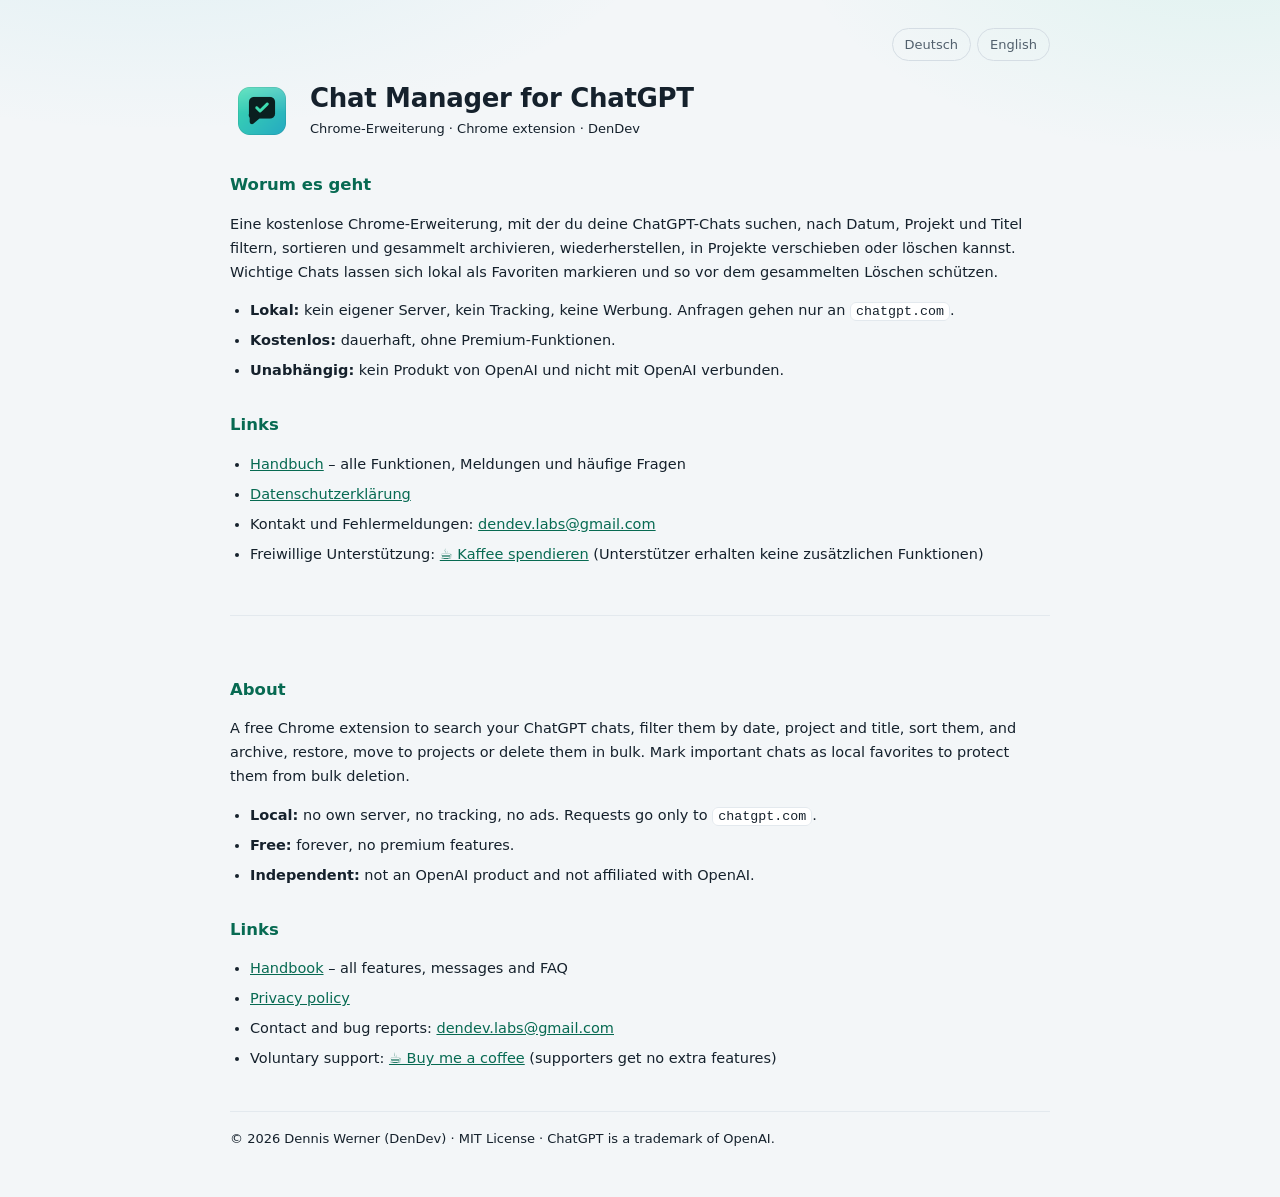
<file: chat-manager/index.html>
<!doctype html>
<html lang="de">
<head>
  <meta charset="utf-8">
  <meta name="viewport" content="width=device-width,initial-scale=1">
  <title>Chat Manager for ChatGPT</title>
  <meta name="description" content="Kostenlose Chrome-Erweiterung zum Suchen, Filtern, Archivieren und gesammelten Löschen von ChatGPT-Chats. Lokal, ohne Tracking. / Free Chrome extension to search, filter, archive and bulk-delete ChatGPT chats.">
  <link rel="icon" href="icons/icon48.png">
  <script src="src/theme.js"></script>
  <link rel="stylesheet" href="style.css">
</head>
<body>
<main class="app doc">
  <nav class="doc-lang" aria-label="Sprache / Language">
    <a href="#de" lang="de">Deutsch</a>
    <a href="#en" lang="en">English</a>
  </nav>

  <header class="site-head">
    <img src="icons/icon128.png" width="64" height="64" alt="">
    <div>
      <h1>Chat Manager for ChatGPT</h1>
      <p class="doc-meta">Chrome-Erweiterung · Chrome extension · DenDev</p>
    </div>
  </header>

  <article id="de" lang="de" class="doc-section">
    <h2>Worum es geht</h2>
    <p>Eine kostenlose Chrome-Erweiterung, mit der du deine ChatGPT-Chats suchen, nach Datum, Projekt und Titel filtern, sortieren und gesammelt archivieren, wiederherstellen, in Projekte verschieben oder löschen kannst. Wichtige Chats lassen sich lokal als Favoriten markieren und so vor dem gesammelten Löschen schützen.</p>
    <ul>
      <li><strong>Lokal:</strong> kein eigener Server, kein Tracking, keine Werbung. Anfragen gehen nur an <code>chatgpt.com</code>.</li>
      <li><strong>Kostenlos:</strong> dauerhaft, ohne Premium-Funktionen.</li>
      <li><strong>Unabhängig:</strong> kein Produkt von OpenAI und nicht mit OpenAI verbunden.</li>
    </ul>

    <h2>Links</h2>
    <ul>
      <li><a href="help.html">Handbuch</a> – alle Funktionen, Meldungen und häufige Fragen</li>
      <li><a href="privacy.html">Datenschutzerklärung</a></li>
      <li>Kontakt und Fehlermeldungen: <a href="mailto:dendev.labs@gmail.com">dendev.labs@gmail.com</a></li>
      <li>Freiwillige Unterstützung: <a href="https://buymeacoffee.com/rockstaa" target="_blank" rel="noopener noreferrer">☕ Kaffee spendieren</a> (Unterstützer erhalten keine zusätzlichen Funktionen)</li>
    </ul>
  </article>

  <article id="en" lang="en" class="doc-section">
    <h2>About</h2>
    <p>A free Chrome extension to search your ChatGPT chats, filter them by date, project and title, sort them, and archive, restore, move to projects or delete them in bulk. Mark important chats as local favorites to protect them from bulk deletion.</p>
    <ul>
      <li><strong>Local:</strong> no own server, no tracking, no ads. Requests go only to <code>chatgpt.com</code>.</li>
      <li><strong>Free:</strong> forever, no premium features.</li>
      <li><strong>Independent:</strong> not an OpenAI product and not affiliated with OpenAI.</li>
    </ul>

    <h2>Links</h2>
    <ul>
      <li><a href="help.html#en">Handbook</a> – all features, messages and FAQ</li>
      <li><a href="privacy.html#en">Privacy policy</a></li>
      <li>Contact and bug reports: <a href="mailto:dendev.labs@gmail.com">dendev.labs@gmail.com</a></li>
      <li>Voluntary support: <a href="https://buymeacoffee.com/rockstaa" target="_blank" rel="noopener noreferrer">☕ Buy me a coffee</a> (supporters get no extra features)</li>
    </ul>
  </article>

  <p class="doc-meta site-foot">© 2026 Dennis Werner (DenDev) · MIT License · ChatGPT is a trademark of OpenAI.</p>
</main>
</body>
</html>
</file>
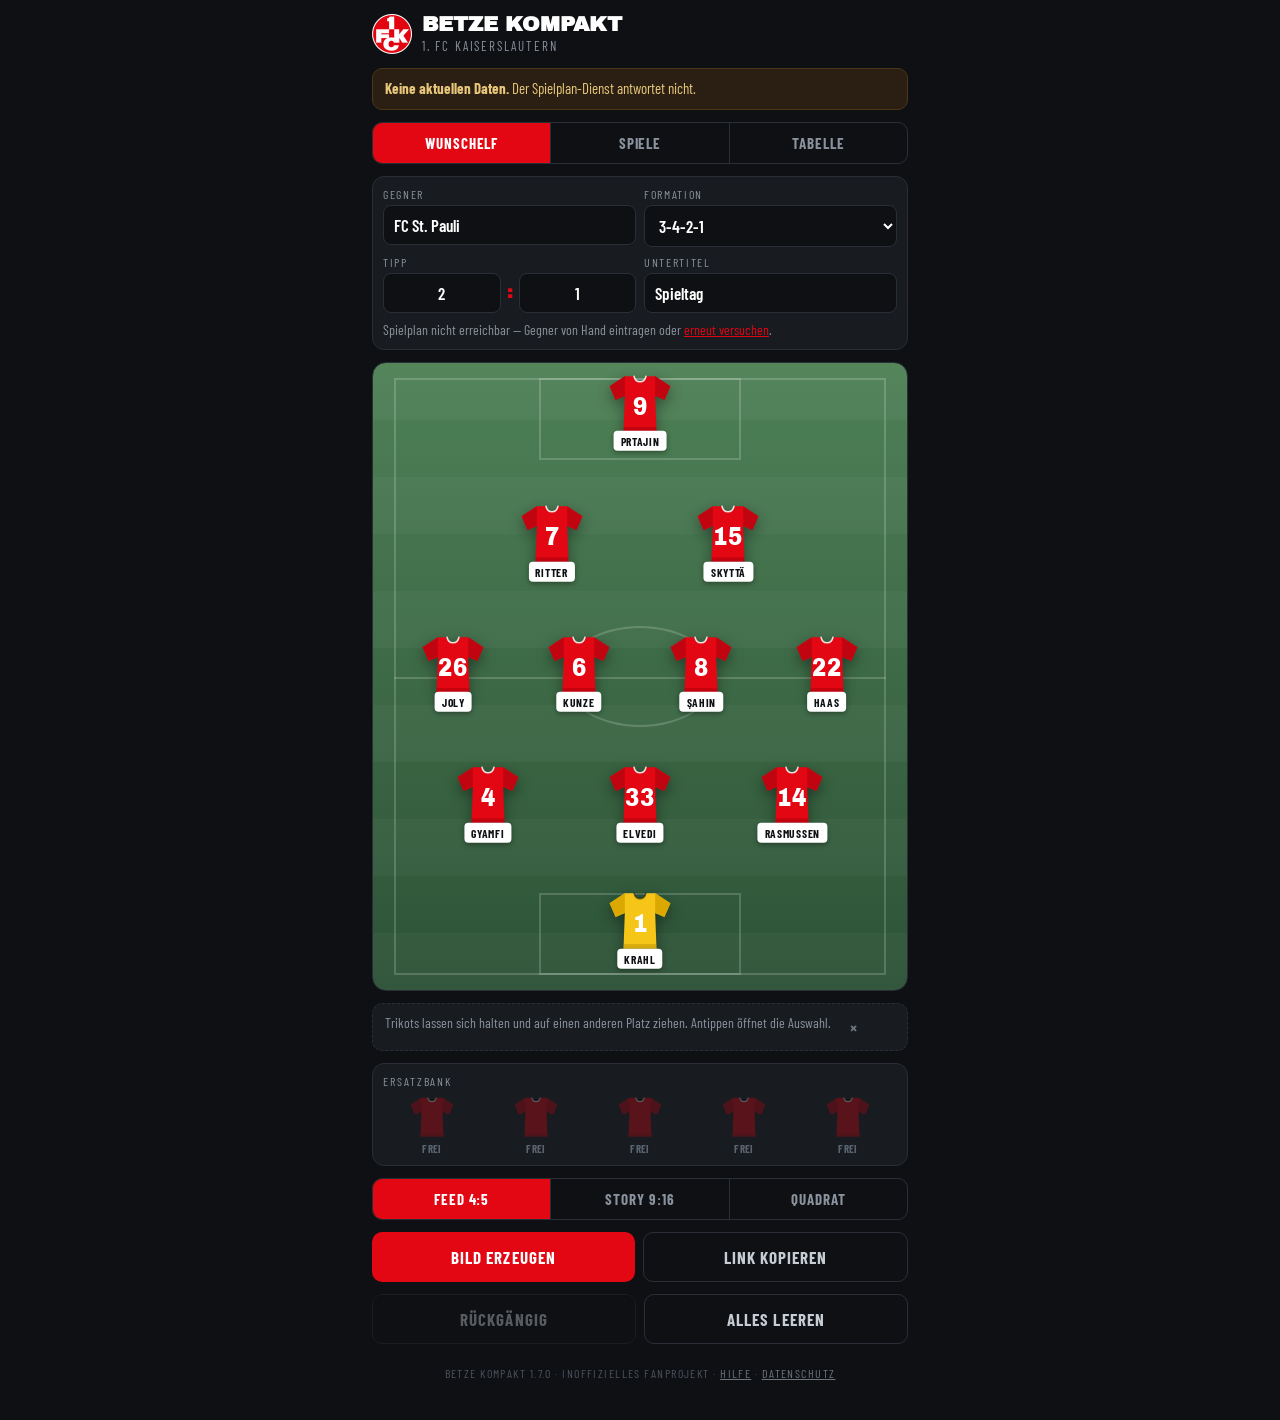
<file: fck/index.html>
<!DOCTYPE html>
<html lang="de">
<head>
<meta charset="utf-8">
<meta name="viewport" content="width=device-width, initial-scale=1, viewport-fit=cover">
<meta name="apple-mobile-web-app-capable" content="yes">
<meta name="apple-mobile-web-app-status-bar-style" content="black-translucent">
<meta name="apple-mobile-web-app-title" content="Betze Kompakt">
<meta name="theme-color" content="#0E1013">
<title>Betze Kompakt — 1. FC Kaiserslautern</title>
<link rel="icon" type="image/png" sizes="32x32" href="[data-uri]">
<link rel="apple-touch-icon" href="[data-uri]">
<link rel="manifest" href="manifest.webmanifest">
<link rel="preload" href="barlow-condensed-700.woff2" as="font" type="font/woff2" crossorigin>
<link rel="preload" href="archivo-black.woff2" as="font" type="font/woff2" crossorigin>
<style>
  /* Schriften liegen bei uns, nicht bei Google. Das vermeidet die Übertragung
     der Besucher-IP an Dritte und macht die App offline vollständig. Beide
     stehen unter der SIL Open Font License, Weitergabe also erlaubt. */
  @font-face{font-family:'Archivo Black';src:url('archivo-black.woff2') format('woff2');
    font-weight:400;font-style:normal;font-display:swap}
  @font-face{font-family:'Barlow Condensed';src:url('barlow-condensed-400.woff2') format('woff2');
    font-weight:400;font-style:normal;font-display:swap}
  @font-face{font-family:'Barlow Condensed';src:url('barlow-condensed-600.woff2') format('woff2');
    font-weight:600;font-style:normal;font-display:swap}
  @font-face{font-family:'Barlow Condensed';src:url('barlow-condensed-700.woff2') format('woff2');
    font-weight:700;font-style:normal;font-display:swap}

  :root{
    --red:#E30613; --red-mid:#C10510; --red-dark:#8E040E;
    --ink:#0E1013; --ink-2:#181B20; --line:#2A2F37;
    --display:'Archivo Black','Arial Black',Impact,sans-serif;
    --cond:'Barlow Condensed','Arial Narrow',Arial,sans-serif;
    --jw:clamp(48px,15vw,66px);
  }
  *{box-sizing:border-box;-webkit-tap-highlight-color:transparent}
  /* Ein display in einer Klassenregel schlägt die eingebaute Regel für das
     hidden-Attribut. Betrifft hier .netz und .mday, die sonst als leere
     Kästen sichtbar blieben. */
  [hidden]{display:none !important}
  html,body{margin:0;background:var(--ink);color:#fff;font-family:var(--cond);font-size:17px}
  /* Im Standalone-Modus zeichnet iOS unter die Statusleiste. Ohne diese
     Abstände liegen Uhrzeit und Akku auf dem Kopfbereich. Voraussetzung ist
     viewport-fit=cover im Meta-Tag. */
  body{max-width:560px;margin:0 auto;
    padding:calc(14px + env(safe-area-inset-top)) calc(12px + env(safe-area-inset-right))
            calc(40px + env(safe-area-inset-bottom)) calc(12px + env(safe-area-inset-left))}

  .top{display:flex;align-items:center;gap:10px;margin-bottom:14px}
  .top img{width:40px;height:40px}
  h1{font-family:var(--display);font-size:21px;line-height:1;margin:0;text-transform:uppercase}
  .sub{font-size:13px;color:#8A929E;text-transform:uppercase;letter-spacing:.14em;margin-top:3px}

  .panel{background:var(--ink-2);border:1px solid var(--line);border-radius:12px;padding:10px;margin-bottom:12px}
  .grid{display:grid;grid-template-columns:1fr 1fr;gap:8px}
  label{display:block;font-size:12px;letter-spacing:.14em;text-transform:uppercase;color:#8A929E;margin-bottom:4px}
  input,select{width:100%;background:#0E1013;border:1px solid var(--line);color:#fff;border-radius:8px;
    padding:9px 10px;font-family:var(--cond);font-size:17px;font-weight:600}
  input:focus,select:focus{outline:2px solid var(--red);outline-offset:1px}
  input.bad{border-color:var(--red)}
  .tipp{display:flex;align-items:center;gap:6px}
  .tipp input{text-align:center}
  .tipp b{font-family:var(--display);color:var(--red)}
  .load{margin-top:8px;display:flex;align-items:center;gap:10px}
  .load button{flex:0 0 auto;padding:9px 14px;font-size:15px}
  .status{font-size:14px;color:#8A929E;flex:1;line-height:1.3}

  .pitch{position:relative;width:100%;aspect-ratio:4/4.7;border-radius:14px;overflow:hidden;
    background:linear-gradient(#4E8156,#2C5236);border:1px solid var(--line);touch-action:pan-y}
  .stripe{position:absolute;left:0;right:0;height:9.09%;background:rgba(255,255,255,.03)}
  .lines i{position:absolute;border:2px solid rgba(255,255,255,.18);display:block}

  .slot{position:absolute;transform:translate(-50%,-50%);width:var(--jw);cursor:grab;touch-action:none}
  .slot.drag{z-index:6;cursor:grabbing;filter:brightness(1.08)}
  .slot.target svg{outline:none}
  .slot.target::before{content:'';position:absolute;left:50%;top:45%;transform:translate(-50%,-50%);
    width:calc(var(--jw)*1.35);height:calc(var(--jw)*1.35);border-radius:50%;
    border:2px dashed rgba(255,255,255,.8);background:rgba(255,255,255,.12)}
  .slot svg{width:var(--jw);height:calc(var(--jw)*0.92);display:block;
    filter:drop-shadow(0 5px 7px rgba(0,0,0,.4));position:relative}
  .slot .num{font-family:var(--display);fill:#fff}
  .plate{position:absolute;left:50%;top:calc(var(--jw)*0.87);transform:translateX(-50%);
    background:#fff;color:#0E1013;font-weight:700;font-size:11.5px;letter-spacing:.06em;
    text-transform:uppercase;line-height:1.4;padding:2px 7px;border-radius:4px;white-space:nowrap;
    box-shadow:0 2px 5px rgba(0,0,0,.35)}
  .slot.empty svg{opacity:.38}
  .slot.empty .plate{background:rgba(255,255,255,.7);color:#5A646F}

  .benchbar{margin-top:12px;background:var(--ink-2);border:1px solid var(--line);border-radius:12px;padding:10px}
  .benchbar .cap{font-size:12px;letter-spacing:.16em;text-transform:uppercase;color:#8A929E;margin-bottom:8px}
  .bench{display:grid;grid-template-columns:repeat(5,1fr);gap:6px}
  .bslot{text-align:center;cursor:pointer}
  .bslot svg{width:100%;max-width:46px;height:auto;display:block;margin:0 auto}
  .bslot .bn{font-size:11px;font-weight:700;text-transform:uppercase;letter-spacing:.04em;
    margin-top:3px;color:#C6CCD4;overflow:hidden;text-overflow:ellipsis;white-space:nowrap}
  .bslot.empty svg{opacity:.32}
  .bslot.empty .bn{color:#5A646F}

  .row{display:flex;gap:8px;margin-top:12px}
  button{flex:1;font-family:var(--cond);font-weight:700;font-size:17px;letter-spacing:.06em;text-transform:uppercase;
    border:0;border-radius:10px;padding:14px 12px;background:var(--red);color:#fff;cursor:pointer}
  button.ghost{background:transparent;border:1px solid var(--line);color:#C6CCD4}
  button:disabled{opacity:.4}
  button:active{transform:translateY(1px)}
  .seg{display:flex;gap:0;border:1px solid var(--line);border-radius:10px;overflow:hidden;margin-top:12px}
  .seg button{border-radius:0;background:transparent;color:#8A929E;border-right:1px solid var(--line);font-size:15px;padding:11px 8px}
  .seg button:last-child{border-right:0}
  .seg button.on{background:var(--red);color:#fff}

  .sheet{position:fixed;left:0;right:0;top:0;height:100%;height:100dvh;
    background:rgba(0,0,0,.6);display:none;z-index:20;align-items:flex-end;justify-content:center}
  .sheet.open{display:flex}
  /* Feste Höhe: sonst schrumpft das Sheet bei jedem Tastendruck mit der
     gefilterten Liste mit. Gescrollt wird innen. */
  .sheet-inner{background:var(--ink-2);width:100%;max-width:560px;height:88%;max-height:780px;
    overflow-y:auto;overflow-x:hidden;-webkit-overflow-scrolling:touch;
    overscroll-behavior:contain;scrollbar-gutter:stable;
    border-radius:16px 16px 0 0;border-top:3px solid var(--red);
    padding:0 12px calc(20px + env(safe-area-inset-bottom));
    transition:transform .22s ease;
    scrollbar-width:thin;scrollbar-color:#454C57 transparent}
  .sheet-inner::after{content:'';display:block;position:sticky;bottom:-1px;height:46px;
    margin:-46px -12px 0;background:linear-gradient(rgba(24,27,32,0),var(--ink-2));pointer-events:none}
  .sheet-inner::-webkit-scrollbar{width:9px}
  .sheet-inner::-webkit-scrollbar-track{background:transparent;margin:56px 0 8px}
  .sheet-inner::-webkit-scrollbar-thumb{background:#454C57;border-radius:99px;border:3px solid var(--ink-2);min-height:44px}
  .sheet-inner::-webkit-scrollbar-thumb:hover{background:var(--red)}
  body.locked{overflow:hidden}
  .grab{width:42px;height:4px;border-radius:99px;background:#3A414B;margin:0 auto 10px;touch-action:none;cursor:grab}
  .sheet-head{position:sticky;top:0;background:var(--ink-2);padding:10px 0 8px;z-index:2;
    box-shadow:0 10px 12px -10px rgba(0,0,0,.6)}
  .sheet-head .bar{display:flex;align-items:center;gap:10px}
  .sheet h2{font-family:var(--display);font-size:16px;text-transform:uppercase;margin:0;flex:1}
  .sheet h2 small{display:block;font-family:var(--cond);font-size:13px;font-weight:600;
    letter-spacing:.14em;color:var(--red);margin-top:2px}
  .x{width:34px;height:34px;flex:0 0 34px;border-radius:50%;background:#232830;color:#C6CCD4;
    font-size:20px;line-height:32px;text-align:center;cursor:pointer}
  .search{margin-top:10px}
  .group{font-size:12px;letter-spacing:.16em;color:#8A929E;text-transform:uppercase;margin:12px 0 6px}
  .p{display:flex;align-items:center;gap:10px;padding:9px 8px;border-radius:8px;cursor:pointer}
  .p:active{background:#232830}
  .p .n{font-family:var(--display);font-size:14px;color:var(--red);min-width:30px}
  .p.taken{opacity:.5}
  .p.here{background:#2A1216;box-shadow:inset 0 0 0 1px var(--red-dark)}
  .p .pos{margin-left:auto;font-size:12px;letter-spacing:.1em;text-transform:uppercase;color:#8A929E}
  .p .pos.red{color:var(--red)}
  .none{color:#8A929E;font-size:15px;padding:10px 8px}

  .hinweis{display:flex;align-items:flex-start;gap:10px;margin-top:12px;padding:10px 12px;
    background:var(--ink-2);border:1px dashed var(--line);border-radius:10px;
    color:#8A929E;font-size:14px;line-height:1.35}
  .hinweis .hx{flex:0 0 26px;padding:0;height:26px;background:transparent;border:0;
    color:#6B737E;font-size:18px;line-height:1;cursor:pointer}

  .netz{display:flex;align-items:center;gap:10px;background:#2A1F12;border:1px solid #4A3717;
    color:#E8C77A;border-radius:10px;padding:10px 12px;margin-bottom:12px;font-size:15px;line-height:1.3}
  .netz b{font-weight:700}
  .state{padding:18px 14px;text-align:center;color:#8A929E;font-size:15px;line-height:1.4}
  .state b{display:block;color:#C6CCD4;font-weight:700;margin-bottom:4px}
  .state button{margin-top:12px;max-width:220px;padding:11px 14px;font-size:15px}

  .nav{margin-top:0;margin-bottom:12px}
  .mday{display:flex;align-items:center;gap:8px;margin-bottom:12px}
  .mday .step{flex:0 0 44px;font-family:var(--display);font-size:20px;padding:10px 0;
    background:var(--ink-2);border:1px solid var(--line);color:#C6CCD4;border-radius:10px}
  .mday .step:disabled{opacity:.35}
  .mlabel{flex:1;text-align:center;line-height:1.25}
  .mlabel b{display:block;font-weight:700;font-size:16px;text-transform:uppercase;letter-spacing:.04em}
  .mlabel span{font-size:13px;color:#8A929E;text-transform:uppercase;letter-spacing:.1em}
  .mlabel em{font-style:normal;color:var(--red)}
  .g{cursor:pointer}
  .g.sel{background:#22171A;box-shadow:inset 3px 0 0 var(--red)}
  .gsec{font-size:12px;letter-spacing:.16em;text-transform:uppercase;color:#8A929E;margin:16px 0 8px}
  .glist{background:var(--ink-2);border:1px solid var(--line);border-radius:12px;overflow:hidden}
  .g{display:flex;align-items:center;gap:10px;padding:10px 12px;border-bottom:1px solid #22262D}
  .g:last-child{border-bottom:0}
  .g .dot{width:6px;height:22px;border-radius:3px;background:#3A414B;flex:0 0 6px}
  .g .dot.w{background:#3FA45B} .g .dot.l{background:var(--red)} .g .dot.d{background:#8A929E}
  .g img{width:26px;height:26px;object-fit:contain;flex:0 0 26px}
  .g .who{flex:1;min-width:0}
  .g .who b{display:block;font-weight:700;font-size:16px;white-space:nowrap;overflow:hidden;text-overflow:ellipsis}
  .g .who span{font-size:13px;color:#8A929E;letter-spacing:.06em;text-transform:uppercase}
  .g .pokal{font-style:normal;color:#C9A227;font-weight:700}
  .g .res{font-family:var(--display);font-size:17px;text-align:right;white-space:nowrap}
  .g .res small{display:block;font-family:var(--cond);font-size:13px;font-weight:600;color:#8A929E}
  .g .res .zus{font-family:var(--cond);font-size:13px;font-weight:600;color:#C9A227}
  .lg .sc em{display:block;font-style:normal;font-family:var(--cond);font-size:12px;color:#C9A227}

  .goals{display:none;padding:2px 12px 12px 40px;border-bottom:1px solid #22262D;background:#14171C}
  .g.open + .goals{display:block}
  .goal{display:flex;gap:10px;align-items:baseline;padding:4px 0;font-size:15px}
  .goal .min{font-family:var(--display);font-size:13px;color:var(--red);min-width:52px}
  .goal .sc{margin-left:auto;font-weight:700;color:#8A929E;letter-spacing:.05em}
  .goal .tag{font-size:12px;color:#8A929E;text-transform:uppercase;letter-spacing:.1em}
  .goal.tipp{border-top:1px solid #22262D;margin-top:6px;padding-top:8px}
  .bil{display:flex;gap:18px;padding:12px;font-size:15px;color:#8A929E}
  .bil b{font-family:var(--display);font-size:19px;color:#fff;margin-right:4px}
  .goals .mk{margin-top:8px;font-size:14px;color:var(--red);font-weight:700;
    text-transform:uppercase;letter-spacing:.08em;cursor:pointer}

  .tr{display:grid;grid-template-columns:26px 6px 26px 1fr 34px 40px 40px;gap:8px;align-items:center;
    padding:8px 12px;border-bottom:1px solid #22262D;font-size:15px}
  .tr:last-child{border-bottom:0}
  .tr.head{color:#8A929E;font-size:12px;letter-spacing:.12em;text-transform:uppercase}
  .tr.me{background:#22171A;font-weight:700}
  .tr .pos{color:#8A929E;text-align:right}
  .tr .zone{height:22px;border-radius:2px;background:transparent}
  .tr .zone.auf{background:#3FA45B} .tr .zone.rel{background:#C9A227} .tr .zone.ab{background:var(--red)}
  .tr img{width:22px;height:22px;object-fit:contain}
  .tr .nm{min-width:0}
  .tr .nm b{display:block;font-weight:600;white-space:nowrap;overflow:hidden;text-overflow:ellipsis}
  .form{display:flex;gap:3px;margin-top:3px}
  .form.inline{display:inline-flex;margin:0 0 0 6px;vertical-align:middle}
  .fd{width:7px;height:7px;border-radius:2px;background:#3A414B;display:inline-block}
  .fd.w{background:#3FA45B} .fd.d{background:#8A929E} .fd.l{background:var(--red)}
  .lgtag{padding:9px 12px 5px;font-size:12px;letter-spacing:.14em;text-transform:uppercase;
    color:#8A929E;background:#14171C;border-bottom:1px solid #22262D}
  .lg{display:grid;grid-template-columns:1fr 22px 60px 22px 1fr;align-items:center;gap:6px;
    padding:9px 10px;border-bottom:1px solid #22262D;font-size:15px}
  .lg img{width:22px;height:22px;object-fit:contain}
  .lg .ph{width:22px}
  .lg:last-child{border-bottom:0}
  .lg.me{background:#22171A;font-weight:700}
  .lg .t1{text-align:right;overflow:hidden;text-overflow:ellipsis;white-space:nowrap}
  .lg .t2{overflow:hidden;text-overflow:ellipsis;white-space:nowrap}
  .lg .sc{text-align:center;font-family:var(--display);font-size:14px;color:#C6CCD4}
  #tabmode{margin-top:0}

  .legende{display:flex;flex-wrap:wrap;gap:12px;margin-top:10px;font-size:13px;color:#8A929E;
    text-transform:uppercase;letter-spacing:.08em}
  .legende span{display:flex;align-items:center;gap:5px}
  .legende .zone{width:8px;height:12px;border-radius:2px;display:inline-block}
  .foot{margin-top:22px;text-align:center;font-size:12px;color:#4B535E;letter-spacing:.12em;
    text-transform:uppercase}
  .foot a{color:#6B737E}
  .tr .num{text-align:right;color:#C6CCD4}
  .tr .pkt{text-align:right;font-weight:700}

  .out{margin-top:14px;text-align:center}
  .out img{width:100%;border-radius:12px;border:1px solid var(--line)}
  .hint{font-size:14px;color:#8A929E;margin-top:8px;line-height:1.35}
  canvas{display:none}
</style>
</head>
<body>

<div class="top">
  <img id="crest" alt="">
  <div>
    <h1>Betze Kompakt</h1>
    <div class="sub">1. FC Kaiserslautern</div>
  </div>
</div>

<div id="netz" class="netz" hidden></div>

<div class="seg nav" id="nav">
  <button data-v="xi" class="on">Wunschelf</button>
  <button data-v="games">Spiele</button>
  <button data-v="table">Tabelle</button>
</div>

<div id="viewGames" hidden>
  <div class="hinweis" data-hinweis="aufklappen">
    <span>Zeile antippen: bei gespielten Partien Torfolge und Tipp, bei kommenden Ort, Gegnerform und früheres Duell.</span>
    <button class="hx" aria-label="Hinweis ausblenden">×</button>
  </div>
  <div id="bilanz"></div>
  <div class="gsec">Letzte Ergebnisse</div>
  <div id="gpast" class="glist"><div class="none">Lade …</div></div>
  <div class="gsec">Kommende Spiele</div>
  <div id="gnext" class="glist"></div>
  <div class="gsec" id="tagtitel">Der Spieltag</div>
  <div id="gtag" class="glist"></div>
  <div class="hint">Daten von OpenLigaDB.</div>
</div>

<div id="viewTable" hidden>
  <div class="seg" id="tabmode">
    <button data-t="all" class="on">Gesamt</button>
    <button data-t="home">Heim</button>
    <button data-t="away">Auswärts</button>
  </div>
  <div class="gsec">2. Bundesliga</div>
  <div id="gtab" class="glist"><div class="none">Lade …</div></div>
  <div class="legende">
    <span><i class="zone auf"></i>Aufstieg</span>
    <span><i class="zone rel"></i>Relegation</span>
    <span><i class="zone ab"></i>Abstieg</span>
    <span><i class="fd w"></i>S <i class="fd d"></i>U <i class="fd l"></i>N</span>
  </div>
  <div class="hint">Form: die letzten fünf Spiele, ältestes links. Daten von OpenLigaDB.</div>
</div>

<div id="viewXI">

<div class="mday" id="mday" hidden>
  <button class="step" id="mprev" aria-label="Vorheriger Spieltag">‹</button>
  <div class="mlabel" id="mlabel"></div>
  <button class="step" id="mnext" aria-label="Nächster Spieltag">›</button>
</div>

<div class="panel">
  <div class="grid">
    <div><label>Gegner</label><input id="opp" value="FC St. Pauli" autocomplete="off"></div>
    <div><label>Formation</label>
      <select id="formSel">
        <option>3-4-2-1</option><option>3-4-1-2</option><option>3-5-2</option><option>3-4-3</option>
        <option>4-4-2</option><option>4-2-3-1</option><option>4-3-3</option><option>4-1-4-1</option>
        <option>4-4-1-1</option><option>5-3-2</option><option>4-2-2-2</option><option>4-3-1-2</option>
        <option>4-1-2-1-2</option><option>3-1-4-2</option>
        <option value="custom">Eigene …</option>
      </select>
      <input id="form" value="3-4-2-1" autocomplete="off" hidden
             placeholder="z. B. 4-1-2-1-2" style="margin-top:6px"></div>
    <div><label>Tipp</label>
      <div class="tipp"><input id="th" value="2" inputmode="numeric"><b>:</b><input id="ta" value="1" inputmode="numeric"></div></div>
    <div><label>Untertitel</label><input id="sub" value="Spieltag"></div>
  </div>
  <div class="load"><div class="status" id="status">Lade nächstes Spiel …</div></div>
</div>

<div class="pitch" id="pitch"><div class="lines" id="lines"></div></div>

<div class="hinweis" data-hinweis="ziehen">
  <span>Trikots lassen sich halten und auf einen anderen Platz ziehen. Antippen öffnet die Auswahl.</span>
  <button class="hx" aria-label="Hinweis ausblenden">×</button>
</div>

<div class="benchbar">
  <div class="cap">Ersatzbank</div>
  <div class="bench" id="bench"></div>
</div>

<div class="seg" id="fmt">
  <button data-f="45" class="on">Feed 4:5</button>
  <button data-f="916">Story 9:16</button>
  <button data-f="11">Quadrat</button>
</div>

<div class="row">
  <button id="make">Bild erzeugen</button>
  <button class="ghost" id="link">Link kopieren</button>
</div>
<div class="row">
  <button class="ghost" id="undo" disabled>Rückgängig</button>
  <button class="ghost" id="clear">Alles leeren</button>
</div>

<div class="out" id="out"></div>
</div>

<div class="foot" id="foot"></div>

<div class="sheet" id="sheet"><div class="sheet-inner">
  <div class="sheet-head" id="sheetHead"></div>
  <div id="list"></div>
</div></div>

<canvas id="cv"></canvas>

<script>
const VERSION = '1.7.0';   // beim Ausrollen auch VERSION in sw.js hochzählen
const LOGO = '[data-uri]';
document.getElementById('crest').src = LOGO;
const crestImg = new Image(); crestImg.src = LOGO;
let oppImg = null;

/* Eingebauter Kader als Rückfallebene. Gepflegt wird normalerweise
   kader.json neben dieser Datei — siehe loadKader(). */
const KADER_FALLBACK = [
  [1,'Julian Krahl','Krahl','Tor'],[34,'Yannick Onohiol','Onohiol','Tor'],[40,'Enis Kamga','Kamga','Tor'],
  [2,'Simon Asta','Asta','Abwehr'],[3,'Alex Murphy','Murphy','Abwehr'],[4,'Maxwell Gyamfi','Gyamfi','Abwehr'],
  [5,'Kelven Frees','Frees','Abwehr'],[14,'Jacob Rasmussen','Rasmussen','Abwehr'],[22,'Mika Haas','Haas','Abwehr'],
  [26,'Paul Joly','Joly','Abwehr'],[33,'Jan Elvedi','Elvedi','Abwehr'],
  [6,'Fabian Kunze','Kunze','Mittelfeld'],[7,'Marlon Ritter','Ritter','Mittelfeld'],[8,'Semih Şahin','Şahin','Mittelfeld'],
  [15,'Naatan Skyttä','Skyttä','Mittelfeld'],[21,'Mario Sauer','Sauer','Mittelfeld'],[37,'Leon Robinson','Robinson','Mittelfeld'],
  [41,'David Schramm','Schramm','Mittelfeld'],[42,'Erik Müller','Müller','Mittelfeld'],[43,'Owen Gibs','Gibs','Mittelfeld'],
  [44,'Dion Hofmeister','Hofmeister','Mittelfeld'],[46,'Kian Scheer','Scheer','Mittelfeld'],[47,'Ben Jungfleisch','Jungfleisch','Mittelfeld'],
  [9,'Ivan Prtajin','Prtajin','Sturm'],[11,'Ibrahim Kanaté','Kanaté','Sturm'],[17,'Erencan Yardımcı','Yardımcı','Sturm'],
  [20,'Mergim Berisha','Berisha','Sturm'],[39,'Thierry Tazemeta','Tazemeta','Sturm'],[45,'Miloš Luković','Luković','Sturm']
];
const GRUPPEN = ['Tor','Abwehr','Mittelfeld','Sturm','Weitere'];
let SQUAD = [];
let BY_NR = {};

function buildSquad(list, quelle, stand){
  const map = {};
  list.forEach(p=>{
    const g = GRUPPEN.includes(p[3]) ? p[3] : 'Weitere';
    (map[g] = map[g] || []).push([p[0], p[1], p[2]]);
  });
  SQUAD = GRUPPEN.filter(g=>map[g]).map(g=>({g, p: map[g].sort((a,b)=>a[0]-b[0])}));
  BY_NR = {};
  SQUAD.forEach(gr=>gr.p.forEach(p=>BY_NR[p[0]]=p));
  console.info('Kader:', quelle, stand || '', list.length + ' Spieler');
}

/* Akzeptiert {spieler:[...]} oder ein blankes Array.
   Pro Spieler: nr, name, optional kurz und position. */
function parseKader(j){
  const rows = Array.isArray(j) ? j : (j.spieler || j.kader || []);
  return rows.map(s=>{
    const name = String(s.name || '').trim();
    return [
      s.nr != null ? s.nr : (s.nummer != null ? s.nummer : s.number),
      name,
      (s.kurz || s.short || name.split(' ').filter(Boolean).slice(-1)[0] || name),
      s.position || s.pos || 'Weitere'
    ];
  }).filter(p => p[0] != null && p[1]);
}

function applyKader(list, quelle, stand){
  buildSquad(list, quelle, stand);
  // Rückennummern, die es noch gibt, bekommen den aktuellen Namen
  [lineup, bench].forEach(a => a.forEach((p,i)=>{
    if(p && BY_NR[p[0]]) a[i] = [BY_NR[p[0]][0], BY_NR[p[0]][2]];
  }));
  render();
}

async function loadKader(){
  try{
    const r = await fetch('kader.json?v=' + Date.now(), {cache:'no-store'});
    if(!r.ok) throw new Error(r.status);
    const j = await r.json();
    const list = parseKader(j);
    if(!list.length) throw new Error('leer');
    applyKader(list, 'kader.json', j.stand || j.saison || '');
  }catch(e){
    // Kein Zugriff (etwa bei file://) oder fehlerhafte Datei: eingebauter Kader bleibt
  }
}

const XSPREAD = {1:[50],2:[32,68],3:[19,50,81],4:[12,37.5,62.5,88],5:[9,29.5,50,70.5,91]};

const KIT = {
  feld: {body:'#E30613', arm:'#C10510', hem:'#A80410', num:'#fff',   collar:'rgba(255,255,255,.85)'},
  tor:  {body:'#F5C518', arm:'#DBA800', hem:'#B98D00', num:'#141414', collar:'rgba(20,20,20,.5)'}
};
const SHIRT   = 'M27 4 L41 4 C43 15 57 15 59 4 L73 4 L96 19 L87 40 L73 34 L75 88 L25 88 L27 34 L13 40 L4 19 Z';
const SLEEVE_L= 'M27 4 L4 19 L13 40 L27 34 Z';
const SLEEVE_R= 'M73 4 L96 19 L87 40 L73 34 Z';
const COLLAR  = 'M41 4 C43 15 57 15 59 4';
const HEM     = 'M25.6 81 L74.4 81 L75 88 L25 88 Z';
const BINDE   = 'M6 20 L14 39 L20 36 L12 17 Z';   // wird auf den linken Ärmel beschnitten

let lineup = [
  [1,'Krahl'],[4,'Gyamfi'],[33,'Elvedi'],[14,'Rasmussen'],
  [26,'Joly'],[6,'Kunze'],[8,'Şahin'],[22,'Haas'],
  [7,'Ritter'],[15,'Skyttä'],[9,'Prtajin']
];
let bench = [null,null,null,null,null];
let capNr = null;   // Rückennummer des Kapitäns

/* Modus der Liga an einer Stelle, statt in der Tabellenausgabe verstreut.
   Zahlen sind Platzziffern, nicht Indizes. */
const LIGA = { aufstieg: 2, relegation: [3, 16], abstieg: 17 };

/* Speicher. Kann fehlen oder gesperrt sein - dann läuft alles wie bisher,
   nur eben ohne Gedächtnis über den Reload hinaus. */
const KEY = 'wunschelf.entwuerfe.v1';
function lies(){
  try{ return JSON.parse(localStorage.getItem(KEY)) || {}; }
  catch(e){ return {}; }
}
function schreib(obj){
  try{ localStorage.setItem(KEY, JSON.stringify(obj)); return true; }
  catch(e){ return false; }   // privater Modus, volles Kontingent, gesperrter Rahmen
}

/* Hinweise verschwinden, sobald der Handgriff einmal genutzt wurde. */
const HKEY = 'betze.hinweise.v1';
function hinweisWeg(name){
  const el = document.querySelector('[data-hinweis="'+name+'"]');
  if(el) el.remove(); else return;
  try{
    const h = JSON.parse(localStorage.getItem(HKEY)) || {};
    h[name] = 1;
    localStorage.setItem(HKEY, JSON.stringify(h));
  }catch(e){}
}
function hinweiseAufraeumen(){
  let h = {};
  try{ h = JSON.parse(localStorage.getItem(HKEY)) || {}; }catch(e){}
  Object.keys(h).forEach(k => {
    const el = document.querySelector('[data-hinweis="'+k+'"]');
    if(el) el.remove();
  });
  document.querySelectorAll('.hinweis .hx').forEach(b => b.onclick = ()=>
    hinweisWeg(b.closest('.hinweis').dataset.hinweis));
}

/* Ein Schritt zurück reicht in der Praxis; wir halten trotzdem einige. */
const historie = [];
function merkeStand(){
  historie.push(JSON.stringify({lineup, bench, capNr}));
  if(historie.length > 20) historie.shift();
  const b = document.getElementById('undo');
  if(b) b.disabled = false;
}
function zurueck(){
  const s = historie.pop();
  if(!s) return;
  const z = JSON.parse(s);
  lineup = z.lineup; bench = z.bench; capNr = z.capNr;
  const b = document.getElementById('undo');
  if(b) b.disabled = !historie.length;
  merken(); render();
}
let active = {a:'xi', i:0};
let fmt = '45';
let lastGoodForm = '3-4-2-1';

const $ = s => document.querySelector(s);
const arr = a => a==='xi' ? lineup : bench;
const formation = () => {
  const v = ($('#form').value||'').trim();
  const rows = v.split('-').map(Number);
  const ok = rows.length>=2 && rows.every(n=>Number.isInteger(n)&&n>0) && rows.reduce((a,b)=>a+b,0)===10;
  if(ok) lastGoodForm = v;
  $('#form').classList.toggle('bad', !ok && v.length>0);
  return lastGoodForm;
};

function roles(f){
  const rows=f.split('-').map(Number).filter(n=>n>0), R=rows.length;
  const out=[{s:'TW',l:'Torwart',g:['Tor']}];
  rows.forEach((n,i)=>{
    for(let j=0;j<n;j++){
      let s='ZM', l='Zentrales Mittelfeld', g=['Mittelfeld'];
      if(i===0){
        if(n>=4 && j===0){s='LV';l='Linksverteidigung';}
        else if(n>=4 && j===n-1){s='RV';l='Rechtsverteidigung';}
        else {s='IV';l='Innenverteidigung';}
        g=['Abwehr'];
      } else if(i===R-1){
        if(n>=3 && j===0){s='LA';l='Linksaußen';g=['Sturm','Mittelfeld'];}
        else if(n>=3 && j===n-1){s='RA';l='Rechtsaußen';g=['Sturm','Mittelfeld'];}
        else {s='ST';l='Sturm';g=['Sturm'];}
      } else if(i===R-2 && (n<=2 || (n===3 && i>=2))){
        g=['Mittelfeld','Sturm'];
        if(n===3 && j===0){s='LM';l='Linkes Mittelfeld';}
        else if(n===3 && j===n-1){s='RM';l='Rechtes Mittelfeld';}
        else {s='OM';l='Offensives Mittelfeld';}
      } else if(i===1 && n<=2){
        s='DM';l='Defensives Mittelfeld';g=['Mittelfeld','Abwehr'];
      } else if(n>=4){
        if(j===0){s='LM';l='Linkes Mittelfeld';}
        else if(j===n-1){s='RM';l='Rechtes Mittelfeld';}
        g=['Mittelfeld','Abwehr'];
      }
      out.push({s,l,g});
    }
  });
  return out.slice(0,11);
}

/* Verteilt die Reihen so, dass Trikot und Namensschild oben wie unten
   immer ins Feld passen - unabhängig vom Seitenverhältnis. */
function spread(pos, topPad, botPad){
  const ys = pos.map(p=>p.y);
  const lo = Math.min(...ys), hi = Math.max(...ys);
  const span = Math.max(1, hi-lo);
  return pos.map(p => ({x:p.x, y: topPad + (p.y-lo)/span * (100-topPad-botPad)}));
}

function layout(f){
  const rows = f.split('-').map(Number).filter(n=>n>0);
  const pos = [{x:50,y:91}];
  const R = rows.length;
  rows.forEach((n,i)=>{
    const y = R===1 ? 45 : 73 + (17-73)*i/(R-1);
    (XSPREAD[n]||XSPREAD[5]).forEach(x=>pos.push({x,y}));
  });
  return pos.slice(0,11);
}

(function(){
  const l = $('#lines');
  for(let i=0;i<11;i+=2){
    const s=document.createElement('div');s.className='stripe';s.style.top=(i*9.09)+'%';l.appendChild(s);
  }
  l.insertAdjacentHTML('beforeend',
    '<i style="left:4%;right:4%;top:2.5%;bottom:2.5%"></i>'+
    '<i style="left:4%;right:4%;top:50%;height:0;border-width:2px 0 0 0"></i>'+
    '<i style="left:31%;right:31%;top:2.5%;height:13%"></i>'+
    '<i style="left:31%;right:31%;bottom:2.5%;height:13%"></i>'+
    '<i style="left:35.5%;right:35.5%;top:42%;height:16%;border-radius:50%"></i>');
})();

function istTorwart(p){
  if(!p) return false;
  const gr = SQUAD.find(g=>g.g==='Tor');
  return !!(gr && gr.p.some(x=>x[0]===p[0]));
}

let svgId = 0;
function jersey(num, gk, cap){
  const s = String(num==null?'':num);
  const k = gk ? KIT.tor : KIT.feld;
  const id = 'sl'+(++svgId);
  return '<svg viewBox="0 0 100 92" aria-hidden="true">'+
    (cap ? '<defs><clipPath id="'+id+'"><path d="'+SLEEVE_L+'"/></clipPath></defs>' : '')+
    '<path d="'+SHIRT+'" fill="'+k.body+'"/>'+
    '<path d="'+SLEEVE_L+'" fill="'+k.arm+'"/><path d="'+SLEEVE_R+'" fill="'+k.arm+'"/>'+
    '<path d="'+HEM+'" fill="'+k.hem+'" opacity=".45"/>'+
    '<path d="'+COLLAR+'" fill="none" stroke="'+k.collar+'" stroke-width="2.4" stroke-linecap="round"/>'+
    (cap ? '<path d="'+BINDE+'" fill="#fff" clip-path="url(#'+id+')"/>' : '')+
    (s ? '<text class="num" x="50" y="62" font-size="38" fill="'+k.num+'" text-anchor="middle" textLength="'+(s.length>1?44:22)+'" lengthAdjust="spacingAndGlyphs">'+s+'</text>' : '')+
    '</svg>';
}

function render(){
  const f = formation();
  document.querySelectorAll('.slot').forEach(e=>e.remove());
  const rl = roles(f);
  const pit = $('#pitch');
  const jw = Math.min(66, Math.max(48, pit.clientWidth*0.15));
  const ph = pit.clientHeight || pit.clientWidth*1.175;
  spread(layout(f), jw*0.62/ph*100, jw*1.05/ph*100).forEach((p,i)=>{
    const pl = lineup[i];
    const role = rl[i] || {s:'?'};
    const d = document.createElement('div');
    d.className = 'slot' + (pl?'':' empty');
    d.dataset.i = i;
    d.style.left = (4 + p.x*0.92) + '%';
    d.style.top = p.y.toFixed(2) + '%';
    d.innerHTML = jersey(pl?pl[0]:'', i===0 || istTorwart(pl), !!(pl && pl[0]===capNr)) +
                  '<span class="plate">'+(pl?pl[1]:role.s)+'</span>';
    $('#pitch').appendChild(d);
  });
  const b = $('#bench'); b.innerHTML='';
  bench.forEach((pl,i)=>{
    const d = document.createElement('div');
    d.className = 'bslot' + (pl?'':' empty');
    d.innerHTML = jersey(pl?pl[0]:'', istTorwart(pl), !!(pl && pl[0]===capNr)) +
                  '<div class="bn">'+(pl?pl[1]:'frei')+'</div>';
    d.onclick = ()=>openSheet('b', i);
    b.appendChild(d);
  });
}

/* ---- Ziehen zum Tauschen ---- */
(function(){
  const pitch = $('#pitch');
  let el=null, i0=null, sx=0, sy=0, moved=false, tgt=null;
  const centers = () => [...document.querySelectorAll('.slot')].map(s=>{
    const r=s.getBoundingClientRect();
    return {s, i:+s.dataset.i, x:r.left+r.width/2, y:r.top+r.height*0.45};
  });
  pitch.addEventListener('pointerdown', e=>{
    const s = e.target.closest('.slot'); if(!s) return;
    el=s; i0=+s.dataset.i; sx=e.clientX; sy=e.clientY; moved=false; tgt=null;
    s.setPointerCapture(e.pointerId);
  });
  pitch.addEventListener('pointermove', e=>{
    if(!el) return;
    const dx=e.clientX-sx, dy=e.clientY-sy;
    if(!moved && Math.hypot(dx,dy)<10) return;
    moved=true; el.classList.add('drag');
    el.style.marginLeft=dx+'px'; el.style.marginTop=dy+'px';
    let best=null, bd=1e9;
    centers().forEach(c=>{
      if(c.i===i0) return;
      const d=Math.hypot(c.x-e.clientX, c.y-e.clientY);
      if(d<bd){ bd=d; best=c; }
    });
    document.querySelectorAll('.slot.target').forEach(s=>s.classList.remove('target'));
    tgt = (best && bd<70) ? best.i : null;
    if(tgt!==null) best.s.classList.add('target');
  });
  const end = e=>{
    if(!el) return;
    const wasMoved=moved, from=i0, to=tgt;
    el.classList.remove('drag'); el.style.marginLeft=''; el.style.marginTop='';
    document.querySelectorAll('.slot.target').forEach(s=>s.classList.remove('target'));
    el=null; i0=null; moved=false; tgt=null;
    if(wasMoved){
      if(to!==null && to!==from){
        hinweisWeg('ziehen');
        merkeStand();
        const t=lineup[from]; lineup[from]=lineup[to]; lineup[to]=t;
        merken();
      }
      render();
    } else if(from!==null){
      openSheet('xi', from);
    }
  };
  pitch.addEventListener('pointerup', end);
  pitch.addEventListener('pointercancel', end);
})();

/* ---- Auswahl ---- */
function openSheet(a, i){
  active = {a, i};
  const role = a==='xi' ? (roles(formation())[i] || {s:'?',l:'Position',g:[]})
                        : {s:'BANK', l:'Ersatzbank, Platz '+(i+1), g:[]};
  const cur = arr(a)[i];
  $('#sheetHead').innerHTML =
    '<div class="grab" id="grab"></div>'+
    '<div class="bar"><h2>'+(cur?cur[1]:'Platz frei')+
    '<small>'+role.s+' · '+role.l+'</small></h2><div class="x" id="closeX">×</div></div>'+
    '<div class="search"><input id="q" type="search" placeholder="Name oder Nummer suchen" autocomplete="off"></div>';
  $('#closeX').onclick = close;
  $('#q').oninput = e => paint(e.target.value);
  paint('');
  $('#sheet').classList.add('open');
  document.body.classList.add('locked');
  $('.sheet-inner').scrollTop = 0;
  dragHandle($('#grab'));
  fitSheet();
}

function where(nr){
  let k = lineup.findIndex(x=>x&&x[0]===nr);
  if(k>-1) return {a:'xi', i:k};
  k = bench.findIndex(x=>x&&x[0]===nr);
  if(k>-1) return {a:'b', i:k};
  return null;
}

function paint(filter){
  const f = formation();
  const role = active.a==='xi' ? (roles(f)[active.i]||{g:[]}) : {g:[]};
  const q = (filter||'').trim().toLowerCase();
  const hit = ([n,full]) => !q || full.toLowerCase().includes(q) || String(n).startsWith(q);
  const list = $('#list'); list.innerHTML = '';

  const row = ([n,full,short], group) => {
    const at = where(n);
    const here = at && at.a===active.a && at.i===active.i;
    const el = document.createElement('div');
    el.className = 'p' + (here?' here':'') + (at&&!here?' taken':'');
    const label = here ? '<span class="pos red">Aufgestellt</span>'
      : at ? '<span class="pos">Tauscht mit '+(at.a==='b'?'Bank '+(at.i+1):(roles(f)[at.i]||{s:'Pos'}).s)+'</span>'
      : '<span class="pos">'+group+'</span>';
    el.innerHTML = '<span class="n">'+n+'</span><span>'+full+'</span>'+label;
    el.onclick = ()=>{
      if(here){ close(); return; }
      merkeStand();
      if(at) arr(at.a)[at.i] = arr(active.a)[active.i];
      arr(active.a)[active.i] = [n,short];
      close();
    };
    return el;
  };
  const sec = txt => list.insertAdjacentHTML('beforeend','<div class="group">'+txt+'</div>');

  const rec = [];
  (role.g||[]).forEach(g=>{
    const gr = SQUAD.find(s=>s.g===g);
    if(gr) gr.p.forEach(p=>{ if(hit(p) && !where(p[0])) rec.push([p,g]); });
  });
  if(rec.length){
    sec('Passend für ' + role.s + ' · frei');
    rec.forEach(([p,g])=>list.appendChild(row(p,g)));
  }

  sec('Gesamter Kader');
  let any=false;
  SQUAD.forEach(gr=>{
    const ps = gr.p.filter(hit);
    if(!ps.length) return;
    any=true;
    list.insertAdjacentHTML('beforeend','<div class="group">'+gr.g+'</div>');
    ps.forEach(p=>list.appendChild(row(p,gr.g)));
  });
  if(!any) list.insertAdjacentHTML('beforeend','<div class="none">Kein Spieler gefunden.</div>');

  sec('Sonstiges');
  const free = document.createElement('div');
  free.className='p'; free.innerHTML='<span class="n">+</span><span>Freier Name / Nummer</span>';
  free.onclick=()=>{
    const name = prompt('Name (wird groß dargestellt):',''); if(name===null) return;
    const nr = prompt('Rückennummer:','');
    merkeStand();
    arr(active.a)[active.i] = [nr||'', name.trim()||'?']; close();
  };
  list.appendChild(free);
  const hier = arr(active.a)[active.i];
  if(hier){
    const cap = document.createElement('div');
    const ist = hier[0] === capNr;
    cap.className='p';
    cap.innerHTML = '<span class="n">C</span><span>'+(ist?'Kapitänsbinde abnehmen':'Zum Kapitän machen')+'</span>';
    cap.onclick = ()=>{ merkeStand(); capNr = ist ? null : hier[0]; close(); };
    list.appendChild(cap);
  }
  if(arr(active.a)[active.i]){
    const empty = document.createElement('div');
    empty.className='p'; empty.innerHTML='<span class="n">×</span><span>Platz leeren</span>';
    empty.onclick=()=>{ merkeStand(); arr(active.a)[active.i]=null; close(); };
    list.appendChild(empty);
  }
}

/* Bei offener Tastatur schrumpft nur das visuelle Fenster, nicht das Layout-
   Fenster. Ohne diese Korrektur rutscht das Sheet hinter die Tastatur. */
function fitSheet(){
  const vv = window.visualViewport, sh = $('#sheet');
  if(!vv || !sh.classList.contains('open')){ sh.style.top=''; sh.style.height=''; return; }
  sh.style.top = vv.offsetTop + 'px';
  sh.style.height = vv.height + 'px';
}
if(window.visualViewport){
  visualViewport.addEventListener('resize', fitSheet);
  visualViewport.addEventListener('scroll', fitSheet);
}

function close(){
  merken();
  $('#sheet').classList.remove('open');
  $('#sheet').style.top=''; $('#sheet').style.height='';
  document.body.classList.remove('locked');
  $('.sheet-inner').style.transform='';
  render();
}
function dragHandle(el){
  const inner = $('.sheet-inner');
  let y0=null;
  el.ontouchstart = e => { y0 = e.touches[0].clientY; };
  el.ontouchmove = e => {
    if(y0===null) return;
    const dy = Math.max(0, e.touches[0].clientY - y0);
    inner.style.transition='none'; inner.style.transform='translateY('+dy+'px)';
  };
  const end = e => {
    const dy = y0===null?0:(e.changedTouches[0].clientY - y0);
    y0=null; inner.style.transition=''; inner.style.transform='';
    if(dy>90) close();
  };
  el.ontouchend = end; el.ontouchcancel = end;
}
$('#sheet').onclick = e => { if(e.target.id==='sheet') close(); };
$('#formSel').onchange = ()=>{
  merkeStand();
  const v = $('#formSel').value;
  const eigen = v === 'custom';
  $('#form').hidden = !eigen;
  if(eigen){ $('#form').focus(); }
  else { $('#form').value = v; render(); }
};
$('#form').oninput = render;
$('#clear').onclick = ()=>{
  merkeStand();
  lineup=Array(11).fill(null); bench=Array(5).fill(null); capNr=null;
  merken(); render(); $('#out').innerHTML='';
};
$('#undo').onclick = zurueck;
$('#th').oninput = $('#ta').oninput = merken;
document.querySelectorAll('#fmt button').forEach(b=>b.onclick=()=>{
  document.querySelectorAll('#fmt button').forEach(x=>x.classList.remove('on'));
  b.classList.add('on'); fmt=b.dataset.f;
});

/* ---- Link teilen ---- */
function enc(p){
  if(!p) return '-';
  const s = BY_NR[p[0]];
  return (s && s[2]===p[1]) ? String(p[0]) : p[0]+'~'+encodeURIComponent(p[1]);
}
function dec(t){
  if(t==='-'||!t) return null;
  if(t.includes('~')){ const [n,nm]=t.split('~'); return [n, decodeURIComponent(nm)]; }
  const s = BY_NR[+t];
  return s ? [s[0], s[2]] : [t, t];
}
function toHash(){
  const p = new URLSearchParams();
  p.set('f', formation());
  p.set('x', lineup.map(enc).join('.'));
  if(bench.some(Boolean)) p.set('b', bench.map(enc).join('.'));
  p.set('o', $('#opp').value);
  p.set('t', ($('#th').value||'0')+'-'+($('#ta').value||'0'));
  p.set('s', $('#sub').value);
  if(capNr != null) p.set('c', capNr);
  if(games[mi]) p.set('m', matchId(games[mi]));
  return p.toString();
}
function fromHash(){
  const h = location.hash.slice(1);
  if(!h) return;
  const p = new URLSearchParams(h);
  if(p.get('f')){
    $('#form').value = p.get('f');
    const opt = [...$('#formSel').options].find(o=>o.value===p.get('f'));
    if(opt) $('#formSel').value = p.get('f');
    else { $('#formSel').value = 'custom'; $('#form').hidden = false; }
  }
  if(p.get('x')) lineup = p.get('x').split('.').map(dec).slice(0,11);
  while(lineup.length<11) lineup.push(null);
  if(p.get('b')){ bench = p.get('b').split('.').map(dec).slice(0,5); while(bench.length<5) bench.push(null); }
  if(p.get('o')) $('#opp').value = p.get('o');
  if(p.get('t')){ const [a,b]=p.get('t').split('-'); $('#th').value=a; $('#ta').value=b; }
  if(p.get('s')) $('#sub').value = p.get('s');
  if(p.get('c')){ const c = p.get('c'); capNr = BY_NR[+c] ? +c : c; }
  if(p.get('m')) linkMatch = p.get('m');
}
let linkMatch = null;
$('#link').onclick = async ()=>{
  const url = location.href.split('#')[0] + '#' + toHash();
  try{ await navigator.clipboard.writeText(url); $('#link').textContent='Kopiert'; }
  catch(e){ location.hash = toHash(); $('#link').textContent='In der Adresszeile'; }
  setTimeout(()=>$('#link').textContent='Link kopieren',1800);
};

/* ---- OpenLigaDB ---- */
function season(){ const d=new Date(); return d.getMonth()>=6 ? d.getFullYear() : d.getFullYear()-1; }
// Die Api liefert je nach Version camelCase oder PascalCase
const v = (o,k) => o ? (o[k] !== undefined ? o[k] : o[k[0].toUpperCase()+k.slice(1)]) : undefined;
const teams = g => [v(g,'team1'), v(g,'team2')];
const names = g => teams(g).map(x=>v(x,'teamName')||'').join(' ');
const when  = g => new Date(v(g,'matchDateTime')).getTime();
const istFCK = g => /kaiserslautern/i.test(names(g));
/* Ein Spiel kann mehrere Ergebnisse haben: Halbzeit, nach 90 Minuten, nach
   Verlängerung, nach Elfmeterschießen. resultTypeID 2 meint das Ergebnis nach
   regulärer Spielzeit - im Pokal ist das nicht der Endstand. Maßgeblich ist
   der Eintrag mit der höchsten resultOrderID. */
function letztesErgebnis(g){
  const rs = (v(g,'matchResults') || []).slice();
  if(!rs.length) return null;
  rs.sort((a,b)=> (v(a,'resultOrderID')||0) - (v(b,'resultOrderID')||0));
  return rs[rs.length-1];
}
function endstand(g){
  const r = letztesErgebnis(g);
  return r ? [v(r,'pointsTeam1'), v(r,'pointsTeam2')] : null;
}
/* n.V. oder i.E. hinter dem Ergebnis, wenn es nicht nach 90 Minuten fiel. */
function ergebnisZusatz(g){
  const r = letztesErgebnis(g);
  const name = (v(r,'resultName') || '') + ' ' + (v(r,'resultDescription') || '');
  if(/elfmeter/i.test(name)) return 'i.E.';
  if(/verlänger/i.test(name)) return 'n.V.';
  return '';
}
// Die Antwort enthält die ganze Liga. Wir behalten sie, weil sich daraus die
// Formkurve ohne weiteren Abruf berechnen lässt.
let alleSpiele = [], gamesPromise = null;
const teamId = t => v(t,'teamId') != null ? v(t,'teamId') : v(t,'teamInfoId');

let netzfehler = false;

let pokalSpiele = [];

async function hole(pfad){
  const r = await fetch('https://api.openligadb.de/'+pfad);
  if(!r.ok) throw new Error(r.status);
  const j = await r.json();
  return Array.isArray(j) ? j : [];
}

/* Das Kürzel des DFB-Pokals ist bei OpenLigaDB nicht einheitlich vergeben -
   anders als bl1 bis bl3. Erst der naheliegende Versuch, sonst über die
   Ligaliste den passenden Wettbewerb der laufenden Saison suchen. */
async function ladePokal(){
  const jahr = String(season());
  try{
    const direkt = await hole('getmatchdata/dfb/'+jahr);
    if(direkt.length) return direkt;
  }catch(e){}
  try{
    const ligen = await hole('getavailableleagues');
    const treffer = ligen.find(l =>
      /dfb.?pokal/i.test(v(l,'leagueName') || '') &&
      String(v(l,'leagueSeason')) === jahr);
    if(!treffer) return [];
    return await hole('getmatchdata/'+v(treffer,'leagueShortcut')+'/'+v(treffer,'leagueSeason'));
  }catch(e){ return []; }
}

function ladeSpiele(){
  if(gamesPromise) return gamesPromise;
  gamesPromise = (async ()=>{
    let liga = [];
    try{
      liga = await hole('getmatchdata/bl2/'+season());
      netzfehler = false;
    }catch(e){
      netzfehler = true;
      alleSpiele = []; pokalSpiele = [];
      return [];
    }
    // Der Pokal darf fehlen, ohne dass die Liga mitfällt
    const pokal = await ladePokal();

    liga.forEach(g => g.__wb = 'liga');
    pokal.forEach(g => g.__wb = 'pokal');
    alleSpiele  = liga.sort((a,b)=>when(a)-when(b));
    pokalSpiele = pokal.sort((a,b)=>when(a)-when(b));

    return [...alleSpiele.filter(istFCK), ...pokalSpiele.filter(istFCK)]
      .sort((a,b)=>when(a)-when(b));
  })();
  return gamesPromise;
}

const istPokal = g => g && g.__wb === 'pokal';
const wettbewerbSpiele = g => istPokal(g) ? pokalSpiele : alleSpiele;

/* Ein Block statt einer dürren Zeile, wenn nichts geladen werden konnte. */
function zustand(was){
  const offline = !navigator.onLine;
  return '<div class="state"><b>'+(offline ? 'Keine Verbindung' : was + ' nicht erreichbar')+'</b>'+
    (offline
      ? 'Sobald du wieder online bist, wird automatisch nachgeladen.'
      : 'Der Spielplan-Dienst antwortet gerade nicht.')+
    '<div class="row"><button class="retry">Erneut versuchen</button></div></div>';
}

/* Alles Geladene verwerfen und die sichtbare Ansicht neu aufbauen. */
async function neuLaden(){
  gamesPromise = null; tablePromise = null; netzfehler = false;
  document.querySelectorAll('.retry').forEach(b => { b.disabled = true; b.textContent = 'Lädt …'; });
  if(!games.length) await loadNextMatch();
  else { games = await ladeSpiele(); renderMday(); }
  const aktiv = document.querySelector('#nav button.on').dataset.v;
  if(aktiv === 'games') renderGames();
  else if(aktiv === 'table') renderTable();
  netzStatus();
}

function netzStatus(){
  const box = $('#netz');
  if(!navigator.onLine){
    box.hidden = false;
    box.innerHTML = '<span><b>Offline.</b> Angezeigte Spieldaten stammen vom letzten Abruf.</span>';
  } else if(netzfehler){
    box.hidden = false;
    box.innerHTML = '<span><b>Keine aktuellen Daten.</b> Der Spielplan-Dienst antwortet nicht.</span>';
  } else {
    box.hidden = true;
  }
}

addEventListener('online',  ()=>{ netzStatus(); neuLaden(); });
addEventListener('offline', netzStatus);
document.addEventListener('click', e => { if(e.target.closest('.retry')) neuLaden(); });

/* Letzte fünf Ergebnisse eines Vereins, ältestes zuerst. */
function formkurve(reihe){
  const id = teamId(reihe), name = (v(reihe,'teamName')||'').toLowerCase();
  const passt = tm => (id != null && teamId(tm) === id) ||
                      (v(tm,'teamName')||'').toLowerCase() === name;
  return alleSpiele    // bewusst ohne Pokal: die Form bezieht sich auf die Liga
    .filter(g => v(g,'matchIsFinished') && (passt(v(g,'team1')) || passt(v(g,'team2'))))
    .slice(-5)
    .map(g => {
      const e = endstand(g);
      if(!e) return '';
      const heim = passt(v(g,'team1'));
      const eigen = heim ? e[0] : e[1], fremd = heim ? e[1] : e[0];
      return eigen > fremd ? 'w' : (eigen < fremd ? 'l' : 'd');
    })
    .filter(Boolean);
}

let games = [], mi = -1;
const drafts = lies();   // pro Spiel eine Aufstellung, überlebt den Reload

const matchId = g => v(g,'matchID') != null ? v(g,'matchID') : when(g);
const istHeim = g => /kaiserslautern/i.test(v(v(g,'team1'),'teamName')||'');
const gegner  = g => istHeim(g) ? v(g,'team2') : v(g,'team1');
const gegnerName = g => v(gegner(g),'shortName') || v(gegner(g),'teamName') || '';

function setForm(val){
  $('#form').value = val;
  const opt = [...$('#formSel').options].find(o=>o.value===val);
  if(opt){ $('#formSel').value = val; $('#form').hidden = true; }
  else { $('#formSel').value = 'custom'; $('#form').hidden = false; }
}

function merken(){ saveDraft(); schreib(drafts); }

function saveDraft(){
  const g = games[mi];
  if(!g) return;
  drafts[matchId(g)] = {
    lineup: lineup.map(p => p && p.slice()),
    bench:  bench.map(p => p && p.slice()),
    form: $('#form').value, th: $('#th').value, ta: $('#ta').value, cap: capNr
  };
}

function setMatch(i){
  if(!games.length) return;
  saveDraft();
  mi = Math.max(0, Math.min(games.length-1, i));
  const g = games[mi];

  const foeName = gegnerName(g), home = istHeim(g);
  const d = new Date(when(g));
  const tag = d.toLocaleDateString('de-DE',{weekday:'short',day:'2-digit',month:'2-digit',year:'numeric'});
  const zeit = d.toLocaleTimeString('de-DE',{hour:'2-digit',minute:'2-digit'});
  const grp = v(v(g,'group'),'groupName') || '';
  $('#opp').value = foeName;
  $('#sub').value = (grp ? grp+' · ' : '') + tag + ' · ' + zeit + ' Uhr · ' + (home?'Heim':'Auswärts');

  // Wappen für den Bildexport
  oppImg = null;
  const icon = v(gegner(g),'teamIconUrl');
  if(icon){
    const im = new Image();
    im.crossOrigin = 'anonymous';
    im.onload = ()=>{ oppImg = im; };
    im.onerror = ()=>{ oppImg = null; };
    im.src = icon;
  }

  // Entwurf zu diesem Spiel zurückholen; sonst bleibt die aktuelle Elf stehen
  const alt = drafts[matchId(g)];
  if(alt){
    lineup = alt.lineup.map(p => p && p.slice());
    bench  = alt.bench.map(p => p && p.slice());
    setForm(alt.form);
    $('#th').value = alt.th; $('#ta').value = alt.ta;
    capNr = alt.cap != null ? alt.cap : null;
  }

  const e = v(g,'matchIsFinished') ? endstand(g) : null;
  const a = tippZu(g);
  $('#status').textContent = e
    ? 'Endstand ' + e[0] + ':' + e[1] + (ergebnisZusatz(g) ? ' ' + ergebnisZusatz(g) : '') +
      (a ? ' · Tipp ' + a.tipp + ' ' +
        (a.exakt ? 'exakt getroffen' : a.tendenz ? 'Tendenz richtig' : 'daneben') : '')
    : (home ? 'Heimspiel gegen ' : 'Auswärts bei ') + foeName;

  renderMday();
  render();
}

function renderMday(){
  const g = games[mi];
  if(!g){ $('#mday').hidden = true; return; }
  $('#mday').hidden = false;
  const grp = (istPokal(g) ? 'DFB-Pokal · ' : '') + (v(v(g,'group'),'groupName') || 'Spieltag');
  const d = new Date(when(g));
  const tag = d.toLocaleDateString('de-DE',{weekday:'short',day:'2-digit',month:'2-digit'});
  $('#mlabel').innerHTML = '<b>' + (istHeim(g)?'':'bei ') + gegnerName(g) + '</b>' +
    '<span>' + grp + ' · ' + tag + (drafts[matchId(g)] ? ' · <em>Entwurf</em>' : '') + '</span>';
  $('#mprev').disabled = mi <= 0;
  $('#mnext').disabled = mi >= games.length-1;
}
$('#mprev').onclick = ()=>setMatch(mi-1);
$('#mnext').onclick = ()=>setMatch(mi+1);

async function loadNextMatch(){
  const st = $('#status');
  st.textContent = 'Lade Spielplan …';
  games = await ladeSpiele();
  if(!games.length){
    st.innerHTML = (navigator.onLine ? 'Spielplan nicht erreichbar' : 'Offline') +
      ' — Gegner von Hand eintragen oder <a href="#" class="retry" style="color:var(--red)">erneut versuchen</a>.';
    netzStatus();
    return;
  }
  const now = Date.now();
  let i = games.findIndex(g => !v(g,'matchIsFinished') && when(g) > now - 3*3600e3);
  if(i < 0) i = games.length-1;
  setMatch(i);
}

/* ---- Ansicht: Spiele ---- */
function spielZeile(g){
  const home = /kaiserslautern/i.test(v(v(g,'team1'),'teamName')||'');
  const foe = home ? v(g,'team2') : v(g,'team1');
  const d = new Date(when(g));
  const datum = d.toLocaleDateString('de-DE',{weekday:'short',day:'2-digit',month:'2-digit'});
  const zeit = d.toLocaleTimeString('de-DE',{hour:'2-digit',minute:'2-digit'});
  const grp = v(v(g,'group'),'groupName') || '';
  const e = v(g,'matchIsFinished') ? endstand(g) : null;

  let dot = '', res;
  if(e){
    const eigen = home ? e[0] : e[1], fremd = home ? e[1] : e[0];
    dot = eigen > fremd ? 'w' : (eigen < fremd ? 'l' : 'd');
    const zus = ergebnisZusatz(g);
    res = '<div class="res">'+e[0]+':'+e[1]+(zus?' <span class="zus">'+zus+'</span>':'')+
          '<small>'+datum+'</small></div>';
  } else {
    res = '<div class="res">'+zeit+'<small>'+datum+'</small></div>';
  }
  const icon = v(foe,'teamIconUrl');
  const idx = games.indexOf(g);
  return '<div class="g'+(idx===mi?' sel':'')+'" data-i="'+idx+'" data-fertig="'+(e?1:0)+'">'+
    '<div class="dot '+dot+'"></div>'+
    (icon ? '<img src="'+icon+'" alt="" loading="lazy">' : '')+
    '<div class="who"><b>'+(v(foe,'shortName')||v(foe,'teamName')||'')+'</b>'+
    '<span>'+(home?'Heim':'Auswärts')+(grp?' · '+grp:'')+
      (istPokal(g)?' · <em class="pokal">Pokal</em>':'')+'</span></div>'+
    res+'</div>'+
    '<div class="goals">'+
      (e ? torfolge(g)+tippZeile(g) : vorschau(g))+
      '<div class="mk" data-elf="'+idx+'">'+
        (e ? 'Aufstellung für dieses Spiel →' : 'Aufstellung bauen →')+
      '</div></div>';
}

/* Minutenangabe: reguläre Minuten mit Apostroph, Nachspielzeit als 90'+5. Die Api setzt isOvertime für Treffer in der
   Nachspielzeit, nicht für die Verlängerung. Ist das Flag gesetzt, wird auf
   die Halbzeitgrenze bezogen geschrieben. Ohne Flag bleibt die Minute stehen,
   weil sich eine reguläre 47. Minute sonst nicht davon unterscheiden ließe.
   Jenseits der 105. Minute ist es echte Verlängerung. */
function minute(tor){
  const m = v(tor,'matchMinute');
  if(m == null) return '–';
  if(v(tor,'isOvertime')){
    if(m > 90 && m <= 105) return "90'+" + (m-90);
    if(m > 45 && m <= 60)  return "45'+" + (m-45);
  }
  return m > 90 && m <= 105 ? "90'+" + (m-90) : m + "'";
}

/* Kommende Partien klappen ebenfalls auf, statt sofort wegzuspringen.
   Gezeigt wird, was vor einem Spiel interessiert: Anstoß, Ort, wo der
   Gegner steht und wie das bisherige Duell ausging. */
function vorschau(g){
  const foe = gegner(g);
  const d = new Date(when(g));
  const zeile = (was, wert) => '<div class="goal"><span class="min">'+was+'</span><span>'+wert+'</span></div>';

  let out = zeile('Anstoß',
    d.toLocaleDateString('de-DE',{weekday:'long',day:'2-digit',month:'2-digit',year:'numeric'}) +
    ' · ' + d.toLocaleTimeString('de-DE',{hour:'2-digit',minute:'2-digit'}) + ' Uhr');

  const ort = v(g,'location');
  const stadion = v(ort,'locationStadium'), stadt = v(ort,'locationCity');
  if(stadion || stadt) out += zeile('Ort', [stadion, stadt].filter(Boolean).join(', '));

  // Gegner in der Tabelle, samt Form - nur bei Ligagegnern aussagekräftig
  const name = (v(foe,'teamName')||'').toLowerCase();
  const i = tabRows.findIndex(r => (v(r,'teamName')||'').toLowerCase() === name);
  if(i > -1){
    const r = tabRows[i];
    const form = formkurve(r).map(x=>'<i class="fd '+x+'"></i>').join('');
    out += zeile('Gegner', 'Platz ' + (i+1) + ' · ' + (v(r,'points')||0) + ' Punkte' +
      (form ? ' <span class="form inline">'+form+'</span>' : ''));
  }

  // Früheres Duell derselben Saison
  const frueher = wettbewerbSpiele(g).filter(x =>
    x !== g && v(x,'matchIsFinished') &&
    /kaiserslautern/i.test(names(x)) &&
    new RegExp((v(foe,'teamName')||'').replace(/[.*+?^${}()|[\]\\]/g,'\\$&'),'i').test(names(x)));
  if(frueher.length){
    const x = frueher[frueher.length-1], e = endstand(x);
    if(e) out += zeile('Zuvor', (istHeim(x)?'Heim':'Auswärts') + ' ' + e[0]+':'+e[1] +
      (ergebnisZusatz(x) ? ' ' + ergebnisZusatz(x) : ''));
  }

  const entwurf = drafts[matchId(g)];
  if(entwurf) out += zeile('Entwurf', 'Aufstellung vorhanden');
  return out;
}

function tippZeile(g){
  const a = tippZu(g);
  if(!a) return '';
  const urteil = a.exakt ? 'exakt getroffen' : (a.tendenz ? 'Tendenz richtig' : 'daneben');
  const farbe  = a.exakt ? 'w' : (a.tendenz ? 'd' : 'l');
  return '<div class="goal tipp"><span class="min"><i class="fd '+farbe+'"></i></span>'+
         '<span>Dein Tipp '+a.tipp+' <span class="tag">'+urteil+'</span></span></div>';
}

function torfolge(g){
  const tore = v(g,'goals') || [];
  if(!tore.length) return '<div class="goal"><span class="tag">Keine Torschützen hinterlegt</span></div>';
  return tore.map(x=>{
    const tags = [];
    if(v(x,'isPenalty')) tags.push('Elfmeter');
    if(v(x,'isOwnGoal')) tags.push('Eigentor');
    return '<div class="goal">'+
      '<span class="min">'+minute(x)+'</span>'+
      '<span>'+(v(x,'goalGetterName') || 'Unbekannt')+
      (tags.length ? ' <span class="tag">'+tags.join(' · ')+'</span>' : '')+'</span>'+
      '<span class="sc">'+v(x,'scoreTeam1')+':'+v(x,'scoreTeam2')+'</span></div>';
  }).join('');
}

async function renderGames(){
  const past = $('#gpast'), next = $('#gnext');
  games = await ladeSpiele();
  await ladeTabelle();   // für Platz und Form des Gegners in der Vorschau
  if(!games.length){
    past.innerHTML = zustand('Spielplan');
    next.innerHTML = '';
    $('#gtag').innerHTML = '';
    $('#bilanz').innerHTML = '';
    netzStatus();
    return;
  }
  const fertig = games.filter(g=>v(g,'matchIsFinished'));
  const offen  = games.filter(g=>!v(g,'matchIsFinished'));
  past.innerHTML = fertig.slice(-6).reverse().map(spielZeile).join('') ||
                   '<div class="none">Noch keine Ergebnisse.</div>';
  next.innerHTML = offen.slice(0,6).map(spielZeile).join('') ||
                   '<div class="none">Keine weiteren Spiele.</div>';

  // Jede Zeile klappt auf; zur Aufstellung geht es über den Knopf darin
  document.querySelectorAll('#viewGames .g').forEach(el => el.onclick = ()=>{
    hinweisWeg('aufklappen');
    el.classList.toggle('open');
  });
  renderSpieltag();
  renderBilanz();
  document.querySelectorAll('#viewGames .mk').forEach(el => el.onclick = e=>{
    e.stopPropagation();
    setMatch(+el.dataset.elf);
    document.querySelector('#nav button[data-v="xi"]').click();
  });
}

/* ---- Tipps auswerten ----
   Der Tipp steht aus FCK-Sicht, das Ergebnis aus Sicht der Heimmannschaft. */
function tippZu(g){
  const d = drafts[matchId(g)];
  const e = v(g,'matchIsFinished') ? endstand(g) : null;
  if(!d || !e || d.th === '' || d.ta === '') return null;
  const heim = istHeim(g);
  const eigen = heim ? e[0] : e[1], fremd = heim ? e[1] : e[0];
  const tEigen = +d.th, tFremd = +d.ta;
  if(!Number.isFinite(tEigen) || !Number.isFinite(tFremd)) return null;
  const sign = x => x > 0 ? 1 : (x < 0 ? -1 : 0);
  return {
    tipp: tEigen + ':' + tFremd,
    exakt: tEigen === eigen && tFremd === fremd,
    tendenz: sign(tEigen - tFremd) === sign(eigen - fremd)
  };
}

function renderBilanz(){
  const box = $('#bilanz');
  let exakt = 0, tendenz = 0, gesamt = 0;
  games.forEach(g => {
    const a = tippZu(g);
    if(!a) return;
    gesamt++; if(a.exakt) exakt++; if(a.tendenz) tendenz++;
  });
  box.innerHTML = gesamt
    ? '<div class="gsec">Deine Tipps</div><div class="glist"><div class="bil">'+
      '<span><b>'+tendenz+'</b> von '+gesamt+' Tendenzen</span>'+
      '<span><b>'+exakt+'</b> exakt</span></div></div>'
    : '';
}

/* ---- Alle Partien des gewählten Spieltags ---- */
function ligaZeile(g){
  const [a,b] = teams(g);
  const e = v(g,'matchIsFinished') ? endstand(g) : null;
  const d = new Date(when(g));
  const zeit = d.toLocaleTimeString('de-DE',{hour:'2-digit',minute:'2-digit'});
  const kurz = tm => v(tm,'shortName') || v(tm,'teamName') || '';
  const drin = /kaiserslautern/i.test(names(g));
  const wappen = tm => {
    const u = v(tm,'teamIconUrl');
    return u ? '<img src="'+u+'" alt="" loading="lazy">' : '<span class="ph"></span>';
  };
  return '<div class="lg'+(drin?' me':'')+'">'+
    '<span class="t1">'+kurz(a)+'</span>'+
    wappen(a)+
    '<span class="sc">'+(e ? e[0]+':'+e[1]+(ergebnisZusatz(g)?'<em>'+ergebnisZusatz(g)+'</em>':'') : zeit)+'</span>'+
    wappen(b)+
    '<span class="t2">'+kurz(b)+'</span></div>';
}

function renderSpieltag(){
  const box = $('#gtag');
  const g = games[mi];
  if(!g || !wettbewerbSpiele(g).length){ box.innerHTML=''; $('#tagtitel').textContent='Der Spieltag'; return; }
  const quelle = wettbewerbSpiele(g);
  const grp = v(v(g,'group'),'groupOrderID');
  const tag = quelle.filter(x => v(v(x,'group'),'groupOrderID') === grp);
  const runde = v(v(g,'group'),'groupName') || 'Der Spieltag';
  $('#tagtitel').textContent = istPokal(g) ? 'DFB-Pokal · ' + runde : runde;

  // Ein Spieltag verteilt sich über Freitag bis Sonntag - nach Tagen gruppieren,
  // sonst steht in jeder Zeile nur eine Uhrzeit ohne Bezug.
  let letzter = '';
  const zeilen = tag.map(x => {
    const d = new Date(when(x));
    const kopf = d.toLocaleDateString('de-DE',{weekday:'long',day:'2-digit',month:'2-digit'});
    const neu = kopf !== letzter;
    letzter = kopf;
    return (neu ? '<div class="lgtag">'+kopf+'</div>' : '') + ligaZeile(x);
  }).join('');
  box.innerHTML = zeilen || '<div class="none">Keine Daten.</div>';
}

/* ---- Tabelle ---- */
let tabRows = [];
let tablePromise = null;
function ladeTabelle(){
  if(tablePromise) return tablePromise;
  tablePromise = fetch('https://api.openligadb.de/getbltable/bl2/'+season())
    .then(r => r.ok ? r.json() : Promise.reject(r.status))
    .then(j => { tabRows = Array.isArray(j) ? j : []; return tabRows; })
    .catch(() => []);
  return tablePromise;
}

let tabModus = 'all';
document.querySelectorAll('#tabmode button').forEach(b => b.onclick = ()=>{
  document.querySelectorAll('#tabmode button').forEach(x=>x.classList.remove('on'));
  b.classList.add('on'); tabModus = b.dataset.t; renderTable();
});

/* Heim- und Auswärtstabelle rechnen wir aus dem Spielplan, den wir ohnehin
   im Speicher haben. Die Api liefert dafür keinen eigenen Endpunkt. */
function teilTabelle(nurHeim){
  const konten = new Map();
  const konto = tm => {
    const id = teamId(tm);
    if(!konten.has(id)) konten.set(id, {
      teamId:id, teamName:v(tm,'teamName'), shortName:v(tm,'shortName'),
      teamIconUrl:v(tm,'teamIconUrl'), matches:0, points:0, goals:0, opponentGoals:0
    });
    return konten.get(id);
  };
  alleSpiele.filter(g=>v(g,'matchIsFinished')).forEach(g=>{
    const e = endstand(g); if(!e) return;
    const [h,a] = teams(g);
    const k = konto(nurHeim ? h : a);
    konto(nurHeim ? a : h);                       // Gegner anlegen, sonst fehlt er
    const eigen = nurHeim ? e[0] : e[1], fremd = nurHeim ? e[1] : e[0];
    k.matches++; k.goals += eigen; k.opponentGoals += fremd;
    k.points += eigen > fremd ? 3 : (eigen === fremd ? 1 : 0);
  });
  return [...konten.values()].sort((x,y)=>
    y.points - x.points ||
    (y.goals-y.opponentGoals) - (x.goals-x.opponentGoals) ||
    y.goals - x.goals ||
    (x.teamName||'').localeCompare(y.teamName||''));
}

async function renderTable(){
  const box = $('#gtab');
  const [gesamt] = await Promise.all([ladeTabelle(), ladeSpiele()]);
  const rows = tabModus === 'all' ? gesamt : teilTabelle(tabModus === 'home');
  if(!rows.length){ box.innerHTML = zustand('Tabelle'); netzStatus(); return; }
  const zone = i => {
    const platz = i + 1;
    if(platz <= LIGA.aufstieg) return 'auf';
    if(LIGA.relegation.includes(platz)) return 'rel';
    return platz >= LIGA.abstieg ? 'ab' : '';
  };
  box.innerHTML =
    '<div class="tr head"><span class="pos">#</span><span></span><span></span>'+
    '<span>Verein</span><span class="num">Sp</span><span class="num">Diff</span><span class="pkt">Pkt</span></div>' +
    rows.map((r,i)=>{
      const name = v(r,'shortName') || v(r,'teamName') || '';
      const me = /kaiserslautern/i.test(v(r,'teamName')||'');
      const diff = (v(r,'goals')||0) - (v(r,'opponentGoals')||0);
      const icon = v(r,'teamIconUrl');
      const form = tabModus === 'all' ? formkurve(r) : [];
      return '<div class="tr'+(me?' me':'')+'">'+
        '<span class="pos">'+(i+1)+'</span>'+
        '<span class="zone '+(tabModus==='all'?zone(i):'')+'"></span>'+
        (icon ? '<img src="'+icon+'" alt="" loading="lazy">' : '<span></span>')+
        '<span class="nm"><b>'+name+'</b>'+
          (form.length ? '<span class="form">'+form.map(x=>'<i class="fd '+x+'"></i>').join('')+'</span>' : '')+
        '</span>'+
        '<span class="num">'+(v(r,'matches')||0)+'</span>'+
        '<span class="num">'+(diff>0?'+':'')+diff+'</span>'+
        '<span class="pkt">'+(v(r,'points')||0)+'</span></div>';
    }).join('');
}

document.querySelectorAll('#nav button').forEach(b=>b.onclick=()=>{
  document.querySelectorAll('#nav button').forEach(x=>x.classList.remove('on'));
  b.classList.add('on');
  const wo = b.dataset.v;
  $('#viewXI').hidden    = wo !== 'xi';
  $('#viewGames').hidden = wo !== 'games';
  $('#viewTable').hidden = wo !== 'table';
  if(wo === 'games') renderGames();
  else if(wo === 'table') renderTable();
  else render();   // Feldmaße stimmen erst, wenn die Ansicht sichtbar ist
  scrollTo({top:0, behavior:'smooth'});
});

/* ---------------- Canvas ---------------- */
const RED='#E30613', RED_MID='#C10510', INK='#0E1013';
const P_SHIRT=new Path2D(SHIRT), P_SL=new Path2D(SLEEVE_L), P_SR=new Path2D(SLEEVE_R),
      P_HEM=new Path2D(HEM), P_COL=new Path2D(COLLAR), P_CAP=new Path2D(BINDE);
const D='"Archivo Black","Arial Black",Impact,sans-serif';
const C='"Barlow Condensed","Arial Narrow",Arial,sans-serif';

function fit(ctx,text,max,size,family,min,weight){
  let s=size;
  const set=v=>ctx.font=(weight?weight+' ':'')+v+'px '+family;
  set(s);
  while(ctx.measureText(text).width>max && s>(min||14)){ s-=1; set(s); }
  return s;
}
function roundRect(ctx,x,y,w,h,r){
  ctx.beginPath(); ctx.moveTo(x+r,y);
  ctx.arcTo(x+w,y,x+w,y+h,r); ctx.arcTo(x+w,y+h,x,y+h,r);
  ctx.arcTo(x,y+h,x,y,r); ctx.arcTo(x,y,x+w,y,r); ctx.closePath();
}
async function ready(){
  try{
    await Promise.all([
      document.fonts.load('400 40px "Archivo Black"'),
      document.fonts.load('400 26px "Barlow Condensed"'),
      document.fonts.load('600 26px "Barlow Condensed"'),
      document.fonts.load('700 26px "Barlow Condensed"')
    ]);
    await document.fonts.ready;
  }catch(e){}
  if(!crestImg.complete){ try{ await crestImg.decode(); }catch(e){} }
}
/* Wappen bringen unterschiedlich viel Leerraum mit. Wir messen den
   sichtbaren Bereich einmal und zeichnen den auf feste Kantenlänge. */
function trimRect(img){
  try{
    const w = img.naturalWidth, h = img.naturalHeight;
    if(!w || !h) return null;
    const c = document.createElement('canvas');
    c.width = w; c.height = h;
    const x = c.getContext('2d', {willReadFrequently:true});
    x.drawImage(img, 0, 0);
    const d = x.getImageData(0, 0, w, h).data;
    let x0=w, y0=h, x1=-1, y1=-1;
    for(let y=0; y<h; y++){
      for(let px=0; px<w; px++){
        if(d[(y*w+px)*4+3] > 12){
          if(px<x0) x0=px; if(px>x1) x1=px;
          if(y<y0) y0=y;  if(y>y1) y1=y;
        }
      }
    }
    if(x1<x0 || y1<y0) return null;
    return {sx:x0, sy:y0, sw:x1-x0+1, sh:y1-y0+1};
  }catch(e){ return null; }   // fremdes Bild ohne CORS-Freigabe
}
const trimCache = new WeakMap();
function drawLogo(ctx, img, cx, cy, box){
  if(!img || !img.complete || !img.naturalWidth) return false;
  if(!trimCache.has(img)) trimCache.set(img, trimRect(img));
  const t = trimCache.get(img);
  const sx = t ? t.sx : 0, sy = t ? t.sy : 0;
  const sw = t ? t.sw : img.naturalWidth, sh = t ? t.sh : img.naturalHeight;
  const k = Math.min(box/sw, box/sh);
  try{ ctx.drawImage(img, sx, sy, sw, sh, cx-sw*k/2, cy-sh*k/2, sw*k, sh*k); }
  catch(e){ return false; }
  return true;
}

function drawJersey(ctx,cx,cy,w,num,gk,cap){
  const h=w*0.92, k = gk ? KIT.tor : KIT.feld;
  ctx.save();
  ctx.translate(cx-w/2, cy-h/2);
  ctx.scale(w/100, h/92);
  ctx.shadowColor='rgba(0,0,0,.45)'; ctx.shadowBlur=18; ctx.shadowOffsetY=9;
  ctx.fillStyle = num!==null ? k.body : 'rgba(227,6,19,.4)';
  ctx.fill(P_SHIRT);
  ctx.shadowColor='transparent';
  if(num!==null){
    ctx.fillStyle=k.arm; ctx.fill(P_SL); ctx.fill(P_SR);
    ctx.globalAlpha=.45; ctx.fillStyle=k.hem; ctx.fill(P_HEM); ctx.globalAlpha=1;
    ctx.strokeStyle=k.collar; ctx.lineWidth=2.4; ctx.lineCap='round'; ctx.stroke(P_COL);
    if(cap){
      ctx.save(); ctx.clip(P_SL);     // Binde bleibt im Ärmel
      ctx.fillStyle='#fff'; ctx.fill(P_CAP);
      ctx.restore();
    }
  }
  ctx.restore();
  if(num!==null && num!==''){
    const s=String(num);
    ctx.textAlign='center'; ctx.textBaseline='middle'; ctx.fillStyle=k.num;
    const fs=fit(ctx,s,w*(s.length>1?0.46:0.26),w*0.40,D,14);
    ctx.font=fs+'px '+D;
    ctx.fillText(s,cx,cy+h*0.16);
  }
}
function plate(ctx,cx,y,name,maxW,size,W){
  const fs=fit(ctx,name,maxW-26,size,C,13,'700');
  ctx.font='700 '+fs+'px '+C;
  if('letterSpacing' in ctx) ctx.letterSpacing='1.2px';
  const tw=ctx.measureText(name).width;
  const bw=Math.min(tw+24,maxW), bh=fs+14;
  const bx=Math.min(Math.max(cx-bw/2,10),W-bw-10);
  ctx.shadowColor='rgba(0,0,0,.4)'; ctx.shadowBlur=9; ctx.shadowOffsetY=3;
  ctx.fillStyle='#fff'; roundRect(ctx,bx,y,bw,bh,5); ctx.fill();
  ctx.shadowColor='transparent';
  ctx.fillStyle=INK; ctx.textAlign='center'; ctx.textBaseline='middle';
  ctx.fillText(name,bx+bw/2,y+bh/2+1);
  if('letterSpacing' in ctx) ctx.letterSpacing='0px';
}

async function draw(){
  await ready();
  const f = formation();
  const SIZE = {'45':[1080,1350], '916':[1080,1920], '11':[1080,1080]}[fmt];
  const cv=$('#cv'), ctx=cv.getContext('2d');
  cv.width=SIZE[0]; cv.height=SIZE[1];
  const W=cv.width, H=cv.height;
  ctx.fillStyle=INK; ctx.fillRect(0,0,W,H);

  const HH=164, FOOT=132;
  const benchOn = bench.some(Boolean);
  const BENCH = benchOn ? 176 : 0;

  /* Kopf */
  ctx.fillStyle='#14171C'; ctx.fillRect(0,0,W,HH);
  ctx.fillStyle=RED; ctx.fillRect(0,HH-5,W,5);
  ctx.textBaseline='middle';
  ctx.textAlign='left';
  // Wie im Fernsehen steht die Heimmannschaft links
  const heim = !games[mi] || istHeim(games[mi]);
  const zeichneVs = x => { ctx.fillStyle='#7C8590'; ctx.font='600 27px '+C; ctx.fillText('VS.',x,84); };
  // Steht das Gegnerwappen, spricht es für sich - der Name bleibt dann weg
  const gegnerText = (x, maxW) => {
    const opp=($('#opp').value||'').toUpperCase();
    const os=fit(ctx,opp,maxW,34,D,16);
    ctx.fillStyle='#fff'; ctx.font=os+'px '+D;
    ctx.fillText(opp,x,84);
    return ctx.measureText(opp).width;
  };
  if(heim){
    drawLogo(ctx, crestImg, 92, 82, 104);
    zeichneVs(160);
    if(!drawLogo(ctx, oppImg, 250, 82, 104)) gegnerText(214, 300);
  } else if(drawLogo(ctx, oppImg, 92, 82, 104)){
    zeichneVs(160);
    drawLogo(ctx, crestImg, 250, 82, 104);
  } else {
    const x = 40 + gegnerText(40, 300) + 22;
    zeichneVs(x);
    drawLogo(ctx, crestImg, x + ctx.measureText('VS.').width + 74, 82, 104);
  }

  // Eingegeben wird der Tipp aus FCK-Sicht, im Bild folgt er den Wappen
  const tTh = $('#th').value||'0', tTa = $('#ta').value||'0';
  const tipp = heim ? tTh+':'+tTa : tTa+':'+tTh;
  [['Formation',f],['Tipp',tipp]].forEach(([lab,val],i)=>{
    const bw=152,bh=98,bx=W-40-(2-i)*(bw+14),by=31;
    ctx.fillStyle='#fff'; roundRect(ctx,bx,by,bw,bh,7); ctx.fill();
    ctx.textAlign='center';
    ctx.fillStyle='#7C8590'; ctx.font='600 19px '+C;
    ctx.fillText(lab.toUpperCase(),bx+bw/2,by+27);
    const vs=fit(ctx,val,bw-22,36,D,17);
    ctx.fillStyle=RED; ctx.font=vs+'px '+D;
    ctx.fillText(val,bx+bw/2,by+66);
  });

  /* Platz */
  const PY=HH, PW=W, PH=H-HH-FOOT-BENCH;
  const g=ctx.createLinearGradient(0,PY,0,PY+PH);
  g.addColorStop(0,'#4E8156'); g.addColorStop(1,'#2C5236');
  ctx.fillStyle=g; ctx.fillRect(0,PY,PW,PH);
  ctx.fillStyle='rgba(255,255,255,.03)';
  for(let i=0;i<11;i+=2) ctx.fillRect(0,PY+i*PH/11,PW,PH/11);
  ctx.strokeStyle='rgba(255,255,255,.18)'; ctx.lineWidth=3;
  ctx.strokeRect(34,PY+24,PW-68,PH-48);
  ctx.beginPath(); ctx.moveTo(34,PY+PH/2); ctx.lineTo(PW-34,PY+PH/2); ctx.stroke();
  ctx.beginPath(); ctx.arc(PW/2,PY+PH/2,94,0,7); ctx.stroke();
  ctx.strokeRect(PW*0.31,PY+24,PW*0.38,PH*0.13);
  ctx.strokeRect(PW*0.31,PY+PH-24-PH*0.13,PW*0.38,PH*0.13);

  /* Elf */
  const raw=layout(f), rl=roles(f);
  const rowCount={};
  raw.forEach(p=>rowCount[p.y]=(rowCount[p.y]||0)+1);
  const scale = Math.max(0.72, Math.min(1.18, PH/1050));
  const JWbase = 116*scale, JWdense = 100*scale;
  const padTop = JWbase*0.62/PH*100;
  const padBot = (JWbase*0.5 + 46*scale)/PH*100;
  const pos = spread(raw, padTop, padBot);
  pos.forEach((p,i)=>{
    const pl=lineup[i];
    const dense=rowCount[raw[i].y]>=5;
    const JW=dense?JWdense:JWbase;
    const cx=(0.04+p.x/100*0.92)*PW, cy=PY+p.y/100*PH;
    drawJersey(ctx,cx,cy,JW,pl?pl[0]:null, i===0 || istTorwart(pl), !!(pl && pl[0]===capNr));
    const name=(pl?pl[1]:(rl[i]?rl[i].s:'—')).toUpperCase();
    if(pl) plate(ctx,cx,cy+JW*0.44,name,(dense?152:184)*scale,27*scale,W);
    else {
      ctx.font='700 '+(22*scale)+'px '+C; ctx.fillStyle='rgba(255,255,255,.6)';
      ctx.textAlign='center'; ctx.fillText(name,cx,cy+JW*0.55);
    }
  });

  /* Bank */
  if(benchOn){
    const BY=H-FOOT-BENCH;
    ctx.fillStyle='#101318'; ctx.fillRect(0,BY,W,BENCH);
    ctx.fillStyle='#7C8590'; ctx.font='600 20px '+C; ctx.textAlign='left';
    if('letterSpacing' in ctx) ctx.letterSpacing='3px';
    ctx.fillText('ERSATZBANK',40,BY+30);
    if('letterSpacing' in ctx) ctx.letterSpacing='0px';
    const used = bench.filter(Boolean);
    used.forEach((pl,i)=>{
      const cx = (i+0.5)/used.length*W;
      drawJersey(ctx,cx,BY+86,74,pl[0], istTorwart(pl), pl[0]===capNr);
      ctx.font='700 20px '+C; ctx.fillStyle='#C6CCD4'; ctx.textAlign='center';
      const nm=pl[1].toUpperCase();
      fit(ctx,nm,W/used.length-20,20,C,12,'700');
      ctx.fillText(nm,cx,BY+142);
    });
  }

  /* Fuß */
  ctx.fillStyle='#14171C'; ctx.fillRect(0,H-FOOT,W,FOOT);
  ctx.fillStyle=RED; ctx.fillRect(0,H-FOOT,W,4);
  ctx.textAlign='left'; ctx.textBaseline='middle';
  ctx.fillStyle='#fff'; ctx.font='34px '+D;
  ctx.fillText('MEINE WUNSCHELF',40,H-80);
  ctx.fillStyle='#7C8590';
  const ss=fit(ctx,($('#sub').value||'').toUpperCase(),W-220,25,C,14,'600');
  ctx.font='600 '+ss+'px '+C;
  if('letterSpacing' in ctx) ctx.letterSpacing='2px';
  ctx.fillText(($('#sub').value||'').toUpperCase(),40,H-42);
  if('letterSpacing' in ctx) ctx.letterSpacing='0px';
  drawLogo(ctx, crestImg, W-76, H-68, 84);
  return cv;
}
function toBlob(cv){ return new Promise(r=>cv.toBlob(r,'image/png')); }

$('#make').onclick = async ()=>{
  const btn=$('#make'); btn.textContent='Zeichne …';
  let cv = await draw(), url;
  try{ url = cv.toDataURL('image/png'); }
  catch(e){ oppImg=null; cv = await draw(); url = cv.toDataURL('image/png'); }
  btn.textContent='Bild erzeugen';
  const out=$('#out');
  out.innerHTML='<img id="shot" src="'+url+'" alt="Meine Wunschelf">'+
    '<div class="row"><button id="sh">Teilen / Sichern</button>'+
    '<button class="ghost" id="cp">Kopieren</button></div>'+
    '<div class="hint">Bild lange drücken → „Bild sichern" klappt immer.</div>';
  $('#sh').onclick=async()=>{
    try{
      const blob=await toBlob(cv);
      const file=new File([blob],'wunschelf.png',{type:'image/png'});
      if(navigator.canShare && navigator.canShare({files:[file]})){ await navigator.share({files:[file],title:'Meine Wunschelf'}); return; }
      const a=document.createElement('a'); a.href=URL.createObjectURL(blob); a.download='wunschelf.png';
      document.body.appendChild(a); a.click(); a.remove();
      setTimeout(()=>URL.revokeObjectURL(a.href),5000);
    }catch(e){ $('.hint').textContent='Browser blockiert das Speichern hier. Bild lange drücken → „Bild sichern".'; }
  };
  $('#cp').onclick=async()=>{
    try{ await navigator.clipboard.write([new ClipboardItem({'image/png':await toBlob(cv)})]); $('#cp').textContent='Kopiert'; }
    catch(e){ $('#cp').textContent='Geht hier nicht'; }
    setTimeout(()=>$('#cp').textContent='Kopieren',1600);
  };
  out.scrollIntoView({behavior:'smooth',block:'start'});
};

let rt;
addEventListener('resize', ()=>{
  if($('#sheet').classList.contains('open')) return;
  clearTimeout(rt); rt=setTimeout(render,150);
});

buildSquad(KADER_FALLBACK, 'Eingebauter Kader', '2026/27');
const ausLink = location.hash.length > 1;
$('#foot').innerHTML = 'Betze Kompakt ' + VERSION + ' · inoffizielles Fanprojekt · ' +
  '<a href="hilfe.html">Hilfe</a> · <a href="datenschutz.html">Datenschutz</a>';
hinweiseAufraeumen();
fromHash();
render();
loadKader();
if(ausLink){
  $('#status').textContent = 'Aufstellung aus geteiltem Link';
  // Spielplan trotzdem holen, damit sich durch die Spieltage blättern lässt
  ladeSpiele().then(gs=>{
    games = gs;
    const i = games.findIndex(g => String(matchId(g)) === String(linkMatch));
    if(i > -1){ mi = i; renderMday(); }
  });
} else loadNextMatch();
netzStatus();

/* Als App installierbar machen. Nur über http(s) - bei file:// und in
   eingebetteten Vorschauen gibt es keinen Service Worker, das soll aber
   nichts kaputt machen. */
/* Als App installierbar machen und aktuell halten.
   iOS startet eine abgelegte PWA oft aus dem Hintergrund, ohne die Seite neu
   zu laden. Ohne eigenes Zutun sieht dann niemand nach einer neuen Fassung,
   deshalb: beim Start und bei jeder Rückkehr in den Vordergrund prüfen. */
if('serviceWorker' in navigator && location.protocol.startsWith('http')){
  let schonNeugeladen = false;

  navigator.serviceWorker.addEventListener('controllerchange', ()=>{
    // Nur neu laden, wenn vorher bereits eine Fassung lief - sonst würde die
    // Erstinstallation die Seite ohne Not neu starten.
    if(schonNeugeladen) return;
    schonNeugeladen = true;
    location.reload();
  });

  addEventListener('load', async ()=>{
    try{
      // updateViaCache: 'none' - sonst kann der Browser sw.js selbst aus
      // seinem HTTP-Cache bedienen und die neue Fassung nie bemerken.
      const reg = await navigator.serviceWorker.register('sw.js', {updateViaCache: 'none'});

      const pruefen = ()=>{ if(document.visibilityState === 'visible') reg.update().catch(()=>{}); };
      document.addEventListener('visibilitychange', pruefen);
      addEventListener('focus', pruefen);
      setTimeout(pruefen, 1500);

      reg.addEventListener('updatefound', ()=>{
        const sw = reg.installing;
        if(!sw) return;
        sw.addEventListener('statechange', ()=>{
          // Wartende Fassung sofort übernehmen lassen; controllerchange
          // löst danach das Neuladen aus.
          if(sw.state === 'installed' && navigator.serviceWorker.controller){
            sw.postMessage('skipWaiting');
          }
        });
      });
    }catch(e){
      console.info('Kein Service Worker:', e.message);
    }
  });
}
</script>
</body>
</html>
</file>
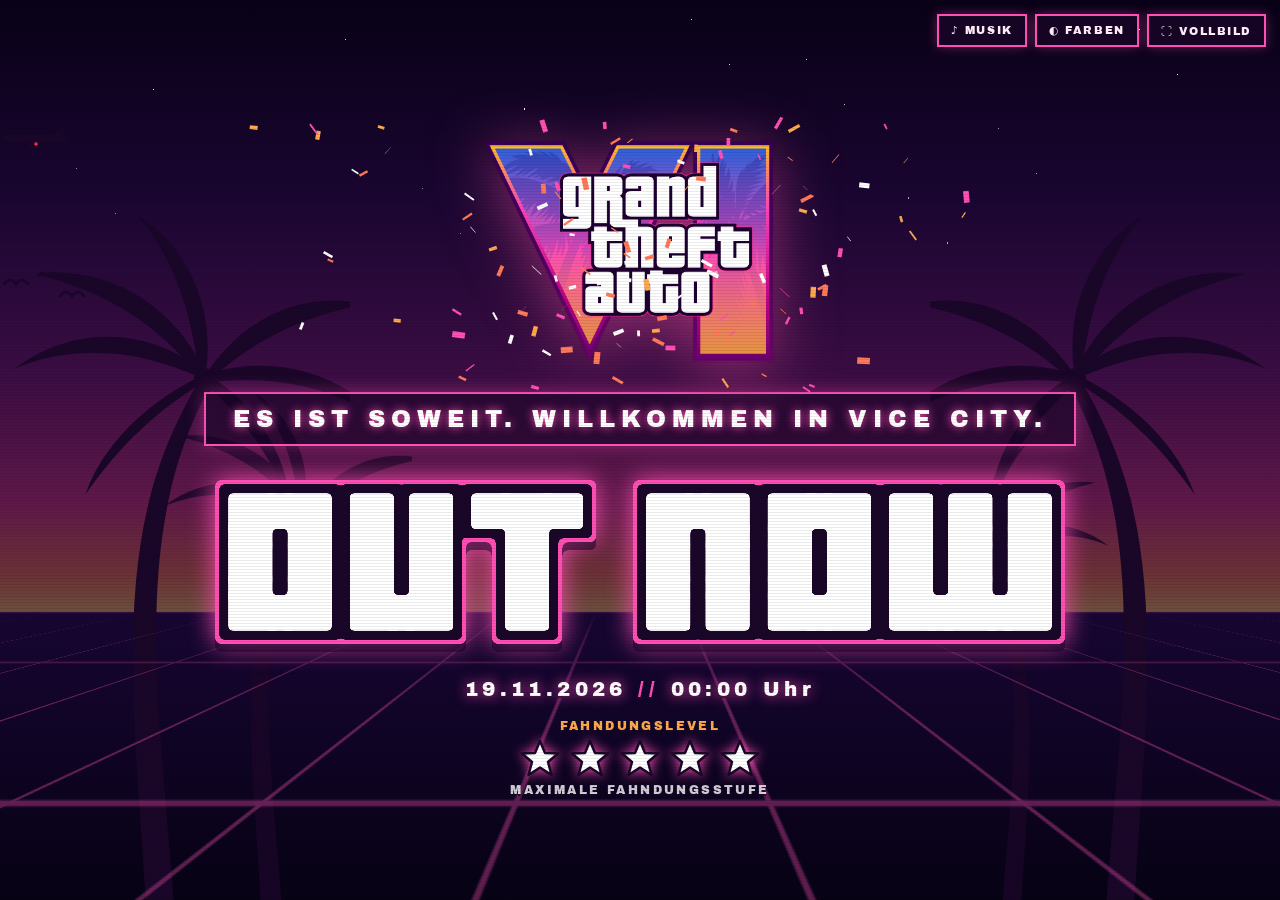
<file: gta-vi/index.html>
<!doctype html>
<html lang="de">
<head>
<meta charset="utf-8">
<meta name="viewport" content="width=device-width, initial-scale=1">
<title>GTA VI Countdown</title>
<style>
  /* Archivo Black (SIL Open Font License) – eingebettet, damit alles offline funktioniert */
  @font-face {
    font-family: "Archivo Black";
    font-style: normal;
    font-weight: 400;
    font-display: swap;
    src: url([data-uri]) format("woff2");
  }

  :root {
    --sky-0: #12032a;
    --sky-1: #3b0d63;
    --sky-2: #8a1e86;
    --sky-3: #e23a8c;
    --sky-4: #ff7a59;
    --sky-5: #ffc06b;
    --sun-0: #fff3a8;
    --sun-1: #ffc45e;
    --sun-2: #ff7a59;
    --sun-3: #ff3d8b;
    --sea-0: #2a0b4d;
    --sea-1: #0e0424;
    --grid: #ff4fb4;
    --pink: #ff4fb4;
    --orange: #ffa94d;
    --ink: #1a0628;
    --text: #ffe9f6;
    /* nur für die Ziffern-Kontur, damit das Neon-Flackern nichts anderes betrifft */
    --neon: var(--pink);
    --neon-glow: 1;
    /* werden per JS gesetzt: 0 = Sonne hoch, 1 = untergegangen */
    --sink: 0;
    --night: 0;
  }

  :root[data-theme="leonida"] {
    --sky-0: #020b22;
    --sky-1: #08285a;
    --sky-2: #0f5f8f;
    --sky-3: #18a3b5;
    --sky-4: #4fe0c8;
    --sky-5: #ffe08a;
    --sun-0: #fffbe0;
    --sun-1: #ffe08a;
    --sun-2: #7ef0d8;
    --sun-3: #2bc4e0;
    --sea-0: #06264a;
    --sea-1: #010818;
    --grid: #36e6ff;
    --pink: #36e6ff;
    --orange: #ffd166;
    --ink: #03122b;
    --text: #e8fbff;
  }

  :root.flick { --neon: color-mix(in srgb, var(--pink) 30%, var(--ink)); --neon-glow: 0; }

  * { box-sizing: border-box; margin: 0; padding: 0; }

  html, body { height: 100%; }

  body {
    background: var(--sky-0);
    color: var(--text);
    font-family: "Archivo Black", system-ui, sans-serif;
    overflow: hidden;
    user-select: none;
  }

  /* ---------- Szene ---------- */
  .scene {
    position: fixed;
    inset: 0;
    overflow: hidden;
    background: linear-gradient(180deg,
      var(--sky-0) 0%,
      var(--sky-1) 22%,
      var(--sky-2) 42%,
      var(--sky-3) 56%,
      var(--sky-4) 64%,
      var(--sky-5) 68%);
  }

  .stars {
    position: absolute;
    inset: 0 0 45% 0;
    opacity: calc(.5 + var(--night));
    background-image:
      radial-gradient(1px 1px at 12% 18%, #fff 50%, transparent 51%),
      radial-gradient(1px 1px at 27% 8%, #fffc 50%, transparent 51%),
      radial-gradient(1.5px 1.5px at 41% 22%, #fff 50%, transparent 51%),
      radial-gradient(1px 1px at 63% 12%, #fffc 50%, transparent 51%),
      radial-gradient(1px 1px at 78% 26%, #fffa 50%, transparent 51%),
      radial-gradient(1.5px 1.5px at 89% 6%, #fff 50%, transparent 51%),
      radial-gradient(1px 1px at 6% 34%, #fff8 50%, transparent 51%),
      radial-gradient(1px 1px at 54% 4%, #fffc 50%, transparent 51%),
      radial-gradient(1px 1px at 33% 38%, #fff8 50%, transparent 51%),
      radial-gradient(1.5px 1.5px at 71% 40%, #fffa 50%, transparent 51%);
  }
  .stars::after {
    content: "";
    position: absolute;
    inset: 0;
    background: inherit;
    transform: translate(3vw, 5vh);
    animation: twinkle 4s ease-in-out infinite alternate;
  }

  .sun {
    position: absolute;
    left: 50%;
    top: 68%;
    width: min(62vmin, 560px);
    aspect-ratio: 1;
    /* versinkt mit --sink immer weiter hinter dem Horizont */
    transform: translate(-50%, calc(-62% + var(--sink) * 62%));
    border-radius: 50%;
    background: linear-gradient(180deg, var(--sun-0) 0%, var(--sun-1) 35%, var(--sun-2) 62%, var(--sun-3) 100%);
    -webkit-mask: linear-gradient(180deg, #000 48%, transparent 48%),
      repeating-linear-gradient(180deg, #000 0 14px, transparent 14px 22px);
    mask: linear-gradient(180deg, #000 48%, transparent 48%),
      repeating-linear-gradient(180deg, #000 0 14px, transparent 14px 22px);
  }

  .sea {
    position: absolute;
    left: 0; right: 0; bottom: 0;
    top: 68%;
    background: linear-gradient(180deg, var(--sea-0), var(--sea-1));
    overflow: hidden;
  }

  .grid {
    position: absolute;
    left: -60%;
    right: -60%;
    top: 0;
    height: 160%;
    background-image:
      linear-gradient(var(--grid) 2px, transparent 2px),
      linear-gradient(90deg, var(--grid) 2px, transparent 2px);
    background-size: 90px 90px;
    background-position: center 0;
    transform-origin: top center;
    transform: perspective(260px) rotateX(68deg);
    opacity: .35;
    -webkit-mask: linear-gradient(180deg, transparent 0, #000 30%);
    mask: linear-gradient(180deg, transparent 0, #000 30%);
    animation: grid-run 2.4s linear infinite;
  }

  .reflection {
    position: absolute;
    left: 50%;
    top: 0;
    width: min(50vmin, 460px);
    height: 100%;
    transform: translateX(-50%);
    background: repeating-linear-gradient(180deg, var(--sun-2) 0 3px, transparent 3px 11px);
    -webkit-mask: linear-gradient(180deg, #000, transparent 70%);
    mask: linear-gradient(180deg, #000, transparent 70%);
    opacity: calc(.55 * (1 - var(--sink)));
    animation: shimmer 3s ease-in-out infinite alternate;
  }

  .sea::after {
    content: "";
    position: absolute;
    inset: 0;
    background: linear-gradient(180deg, color-mix(in srgb, var(--pink) 40%, transparent) 0, transparent 2px);
  }

  .night {
    position: absolute;
    inset: 0;
    background: linear-gradient(180deg, #02000a, #0a0220 70%, #02000a);
    opacity: var(--night);
  }

  .plane {
    position: absolute;
    top: 14%;
    left: 0;
    width: 70px;
    fill: var(--ink);
    animation: fly 46s linear infinite;
    animation-delay: -30s;
  }
  .plane .beacon { fill: #ff2b4a; animation: blink 1.2s steps(1) infinite; }

  .birds {
    position: absolute;
    top: 30%;
    left: 0;
    width: 90px;
    stroke: var(--ink);
    stroke-width: 2.4;
    stroke-linecap: round;
    fill: none;
    animation: fly-right 34s linear infinite;
    animation-delay: -8s;
  }
  .birds path { transform-box: fill-box; transform-origin: center; animation: flap .6s ease-in-out infinite alternate; }
  .birds path:nth-child(2) { animation-delay: -.2s; }
  .birds path:nth-child(3) { animation-delay: -.4s; }

  .palm {
    position: absolute;
    bottom: 0;
    height: min(78vh, 720px);
    fill: var(--ink);
    transform-origin: bottom center;
    animation: sway 7s ease-in-out infinite alternate;
  }
  .palm.left  { left: -4vw; }
  .palm.left.back { left: 9vw; height: min(58vh, 520px); opacity: .85; animation-duration: 9s; }
  .palm.right { right: -4vw; transform: scaleX(-1); animation-name: sway-flip; }
  .palm.right.back { right: 10vw; height: min(52vh, 480px); opacity: .85; animation-duration: 8s; }

  .grain {
    position: fixed;
    inset: 0;
    pointer-events: none;
    background: repeating-linear-gradient(180deg, #0000 0 2px, #00000014 2px 3px);
    mix-blend-mode: multiply;
    z-index: 5;
  }

  #confetti { position: fixed; inset: 0; width: 100%; height: 100%; pointer-events: none; z-index: 4; }

  .flash {
    position: fixed;
    inset: 0;
    background: #fff;
    pointer-events: none;
    opacity: 0;
    z-index: 6;
  }
  .flash.go { animation: flash 1.4s ease-out; }

  /* ---------- Bedienelemente ---------- */
  .toolbar {
    position: fixed;
    top: 14px;
    right: 14px;
    z-index: 7;
    display: flex;
    gap: 8px;
  }
  .toolbar button {
    font: inherit;
    font-size: 11px;
    letter-spacing: .14em;
    text-transform: uppercase;
    color: var(--text);
    background: color-mix(in srgb, var(--ink) 70%, transparent);
    border: 2px solid var(--pink);
    padding: 8px 12px;
    cursor: pointer;
    box-shadow: 0 0 12px color-mix(in srgb, var(--pink) 35%, transparent);
    transition: background .2s, transform .1s;
  }
  .toolbar button:hover { background: color-mix(in srgb, var(--pink) 30%, var(--ink)); }
  .toolbar button:active { transform: translateY(1px); }
  .toolbar button[aria-pressed="true"] { background: var(--pink); color: var(--ink); }
  .toolbar button:focus-visible { outline: 2px solid #fff; outline-offset: 2px; }

  /* ---------- Inhalt ---------- */
  main {
    position: relative;
    z-index: 3;
    height: 100%;
    display: flex;
    flex-direction: column;
    align-items: center;
    justify-content: center;
    gap: clamp(8px, 2.2vh, 26px);
    padding: 56px 16px 16px;
    text-align: center;
  }

  .logo {
    width: min(480px, 74vw);
    max-height: 36vh;
    object-fit: contain;
    /* PNG hat transparenten Rand – etwas wegschneiden */
    margin: -6vh 0 -4.5vh;
    filter: drop-shadow(0 10px 30px color-mix(in srgb, var(--pink) 55%, transparent)) drop-shadow(0 0 2px #0008);
    animation: float 6s ease-in-out infinite;
  }

  .kicker {
    font-size: clamp(11px, 1.5vw, 15px);
    letter-spacing: .38em;
    text-transform: uppercase;
    color: #fff;
    padding: .5em 1.1em;
    background: color-mix(in srgb, var(--ink) 60%, transparent);
    border: 2px solid var(--pink);
    box-shadow: 0 0 18px color-mix(in srgb, var(--pink) 40%, transparent);
    text-shadow: 0 0 10px var(--pink);
  }

  .countdown {
    display: flex;
    align-items: flex-start;
    justify-content: center;
    gap: clamp(2px, 1vw, 12px);
  }

  .countdown svg { display: block; overflow: visible; height: min(22vh, 17vw, 200px); width: auto; }

  .unit text {
    font-family: "Archivo Black", system-ui, sans-serif;
    font-size: 19px;
    letter-spacing: 3px;
    fill: var(--orange);
    paint-order: stroke;
    stroke: var(--ink);
    stroke-width: 5px;
    stroke-linejoin: round;
    text-transform: uppercase;
  }

  .digit.pop { animation: pop .35s cubic-bezier(.2, 1.6, .4, 1); transform-box: fill-box; transform-origin: center; }

  .done .countdown svg.outnow { height: min(26vh, 15vw, 220px); animation: slam .9s cubic-bezier(.2, 1.4, .4, 1); }

  .date {
    font-size: clamp(13px, 2vw, 20px);
    letter-spacing: .22em;
    color: #fff;
    text-shadow: 0 0 14px var(--pink), 0 2px 0 var(--ink);
  }
  .date span { color: var(--pink); text-shadow: 0 2px 0 var(--ink); }

  .wanted {
    display: flex;
    flex-direction: column;
    align-items: center;
    gap: 6px;
  }
  .wanted-label, .wanted-next {
    font-size: clamp(9px, 1.2vw, 12px);
    letter-spacing: .2em;
    text-transform: uppercase;
    text-shadow: 0 2px 0 var(--ink);
  }
  .wanted-label { color: var(--orange); }
  .wanted-next { color: #fff; opacity: .8; }
  .stars-row { display: flex; gap: clamp(4px, .8vw, 10px); }
  .stars-row svg {
    width: clamp(26px, 3.4vw, 40px);
    height: auto;
    overflow: visible;
    fill: #ffffff2e;
    stroke: var(--ink);
    stroke-width: 2.5;
    stroke-linejoin: round;
  }
  .stars-row svg.on {
    fill: #fff;
    filter: drop-shadow(0 0 6px var(--pink));
  }
  /* der nächste Stern blinkt, wie im Spiel kurz bevor das Level steigt */
  .stars-row svg.next { animation: wanted-blink .8s steps(1) infinite; }
  .done .stars-row svg { animation: siren .5s steps(1) infinite; }
  .done .stars-row svg:nth-child(even) { animation-delay: -.25s; }

  .done .kicker { font-size: clamp(14px, 2.4vw, 24px); letter-spacing: .25em; }

  @media (max-width: 640px) {
    .countdown {
      display: grid;
      grid-template-columns: repeat(2, auto);
      gap: 4px 14px;
    }
    .sep { display: none; }
    .countdown svg { height: min(17vh, 32vw); }
    .done .countdown { display: flex; }
    .done .countdown svg.outnow { height: auto; width: 88vw; }
    .logo { margin: -4vh 0 -3vh; }
    .toolbar { left: 14px; justify-content: center; }
    .toolbar button { padding: 7px 9px; font-size: 10px; }
  }

  @keyframes float   { 50% { transform: translateY(-8px); } }
  @keyframes twinkle { to { opacity: .2; } }
  @keyframes shimmer { to { transform: translateX(-50%) scaleX(1.12); } }
  @keyframes grid-run { to { background-position: center 90px; } }
  @keyframes sway      { from { transform: rotate(-1.2deg); } to { transform: rotate(1.4deg); } }
  @keyframes sway-flip { from { transform: scaleX(-1) rotate(-1.2deg); } to { transform: scaleX(-1) rotate(1.4deg); } }
  @keyframes fly       { from { transform: translateX(110vw); } to { transform: translateX(-20vw); } }
  @keyframes fly-right { from { transform: translateX(-20vw); } to { transform: translateX(115vw); } }
  @keyframes flap  { from { transform: scaleY(1); } to { transform: scaleY(-.5); } }
  @keyframes blink { 50% { opacity: 0; } }
  @keyframes pop   { 0% { transform: scale(1.18); } 100% { transform: scale(1); } }
  @keyframes slam  { 0% { transform: scale(2.4); opacity: 0; } 100% { transform: scale(1); opacity: 1; } }
  @keyframes wanted-blink { 50% { fill: #fff; filter: drop-shadow(0 0 6px var(--pink)); } }
  @keyframes siren { 0% { filter: drop-shadow(0 0 8px #ff2b4a); } 50% { filter: drop-shadow(0 0 8px #2b7bff); } }
  @keyframes flash { 0% { opacity: .95; } 100% { opacity: 0; } }

  @media (prefers-reduced-motion: reduce) {
    *, *::before, *::after { animation: none !important; transition: none !important; }
  }
</style>
</head>
<body>

<!-- Filter: weiße Blockschrift mit dunkler Kontur + Neon-Außenkontur, wie im Logo.
     Die Farben kommen über CSS (flood-color), damit Farbschema und Flackern greifen. -->
<svg width="0" height="0" style="position:absolute" aria-hidden="true">
  <defs>
    <filter id="gta" x="-40%" y="-40%" width="180%" height="180%" color-interpolation-filters="sRGB">
      <feGaussianBlur in="SourceAlpha" stdDeviation="1.4" result="b0"/>
      <feComponentTransfer in="b0" result="shape"><feFuncA type="linear" slope="14" intercept="-6"/></feComponentTransfer>

      <feMorphology in="shape" operator="dilate" radius="6.5" result="d1raw"/>
      <feGaussianBlur in="d1raw" stdDeviation="1.4" result="d1b"/>
      <feComponentTransfer in="d1b" result="d1"><feFuncA type="linear" slope="14" intercept="-6"/></feComponentTransfer>

      <feMorphology in="shape" operator="dilate" radius="9.5" result="d2raw"/>
      <feGaussianBlur in="d2raw" stdDeviation="1.8" result="d2b"/>
      <feComponentTransfer in="d2b" result="d2"><feFuncA type="linear" slope="14" intercept="-6"/></feComponentTransfer>

      <feFlood style="flood-color: var(--neon)"/><feComposite in2="d2" operator="in" result="neon"/>
      <feFlood style="flood-color: var(--ink)"/><feComposite in2="d1" operator="in" result="dark"/>
      <feFlood flood-color="#ffffff"/><feComposite in2="shape" operator="in" result="white"/>

      <feGaussianBlur in="d2" stdDeviation="9" result="glowShape"/>
      <feFlood style="flood-color: var(--neon); flood-opacity: var(--neon-glow)"/><feComposite in2="glowShape" operator="in" result="glow"/>
      <feOffset in="d2" dy="6" result="dropShape"/>
      <feFlood style="flood-color: var(--ink)" flood-opacity=".55"/><feComposite in2="dropShape" operator="in" result="drop"/>

      <feMerge>
        <feMergeNode in="glow"/>
        <feMergeNode in="drop"/>
        <feMergeNode in="neon"/>
        <feMergeNode in="dark"/>
        <feMergeNode in="white"/>
      </feMerge>
    </filter>

    <symbol id="palm" viewBox="0 0 400 700">
      <path d="M196 700 C188 560 170 420 200 300 C214 245 236 205 252 178 L262 184 C246 214 228 254 218 306 C194 424 214 560 224 700 Z"/>
      <g transform="translate(256 176)">
        <path d="M0 0 C-50 -46 -130 -52 -190 -6 C-130 -32 -60 -24 0 6 Z"/>
        <path d="M0 0 C-30 -70 -100 -110 -170 -100 C-100 -84 -44 -48 -4 6 Z"/>
        <path d="M0 0 C10 -70 -20 -130 -70 -160 C-30 -116 -14 -60 -6 4 Z"/>
        <path d="M0 0 C40 -60 100 -84 160 -70 C100 -60 46 -34 4 6 Z"/>
        <path d="M0 0 C60 -20 130 -6 176 44 C120 10 60 0 2 8 Z"/>
        <path d="M0 0 C40 20 80 70 86 136 C66 80 34 40 -2 8 Z"/>
        <path d="M0 0 C-40 16 -100 60 -120 120 C-86 70 -44 32 -2 8 Z"/>
        <circle cx="0" cy="6" r="12"/>
      </g>
    </symbol>
  </defs>
</svg>

<div class="scene" aria-hidden="true">
  <div class="sun"></div>
  <div class="sea"><div class="grid"></div><div class="reflection"></div></div>
  <div class="night"></div>
  <div class="stars"></div>
  <svg class="plane" viewBox="0 0 70 24">
    <path d="M2 13 C2 10 8 9 14 9 L52 9 L62 2 L67 2 L62 10 C66 11 68 12 68 13 C68 15 60 16 52 16 L14 16 C8 16 2 15 2 13 Z"/>
    <path d="M26 12 L44 12 L34 23 L29 23 Z"/>
    <circle class="beacon" cx="36" cy="18" r="1.8"/>
  </svg>
  <svg class="birds" viewBox="0 0 90 40">
    <path d="M4 14 Q10 6 16 14 Q22 6 28 14"/>
    <path d="M38 6 Q43 0 48 6 Q53 0 58 6"/>
    <path d="M60 26 Q66 18 72 26 Q78 18 84 26"/>
  </svg>
  <svg class="palm left back" viewBox="0 0 400 700"><use href="#palm"/></svg>
  <svg class="palm left" viewBox="0 0 400 700"><use href="#palm"/></svg>
  <svg class="palm right back" viewBox="0 0 400 700"><use href="#palm"/></svg>
  <svg class="palm right" viewBox="0 0 400 700"><use href="#palm"/></svg>
</div>
<canvas id="confetti" aria-hidden="true"></canvas>
<div class="flash" id="flash" aria-hidden="true"></div>
<div class="grain" aria-hidden="true"></div>

<div class="toolbar">
  <button type="button" id="btn-music" aria-pressed="false" title="Musik (M)">♪ Musik</button>
  <button type="button" id="btn-theme" title="Farbschema wechseln (C)">◐ Farben</button>
  <button type="button" id="btn-full" title="Vollbild (F oder Doppelklick)">⛶ Vollbild</button>
</div>

<main id="app">
  <img class="logo" src="GTA-6-Logo-PNG-from-Grand-Theft-Auto-VI-Transparent.png" alt="Grand Theft Auto VI">
  <p class="kicker" id="kicker">Willkommen in Leonida</p>
  <div class="countdown" id="countdown" role="timer" aria-live="off"></div>
  <p class="date">19.11.2026 <span>//</span> 00:00 Uhr</p>
  <div class="wanted">
    <span class="wanted-label">Fahndungslevel</span>
    <div class="stars-row" id="stars"></div>
    <span class="wanted-next" id="wanted-next"></span>
  </div>
</main>

<script>
  // 19.11.2026, 00:00 Uhr deutscher Zeit (MEZ, UTC+1) – unabhängig von der Zeitzone des Geräts.
  // Zum Ausprobieren: index.html?test=10 startet einen 10-Sekunden-Countdown.
  const TEST = Number(new URLSearchParams(location.search).get("test"));
  const RELEASE = TEST > 0 ? Date.now() + TEST * 1000 : new Date("2026-11-19T00:00:00+01:00").getTime();
  // Fahndungslevel: ab dieser Restzeit leuchtet der jeweilige Stern
  const WANTED = [30 * 86400e3, 14 * 86400e3, 7 * 86400e3, 86400e3, 3600e3];
  // In den letzten 30 Tagen versinkt die Sonne langsam, zum Release ist Nacht
  const SUNSET_SPAN = 30 * 86400e3;

  const root = document.documentElement;
  const reduceMotion = matchMedia("(prefers-reduced-motion: reduce)").matches;

  const store = {
    get(k) { try { return localStorage.getItem(k); } catch { return null; } },
    set(k, v) { try { localStorage.setItem(k, v); } catch {} },
  };

  /* ---------- Blockschrift ---------- */

  // Glyphen im Stil der GTA-VI-Wortmarke: dicke Balken, schmale Schlitze als Innenräume.
  // c = Spaltenbreiten, Zeilen immer: dick / schmal / dick / schmal / dick
  const D = [30, 12, 30];
  const ROWS = [24, 12, 24, 12, 24];
  const DIGIT_W = 72, DIGIT_H = 96, GAP = 14;
  const GLYPHS = {
    0: { c: D, b: ["111", "101", "101", "101", "111"] },
    1: { c: [12, 30], b: ["11", "01", "01", "01", "01"] },
    2: { c: D, b: ["111", "001", "111", "100", "111"] },
    3: { c: D, b: ["111", "001", "011", "001", "111"] },
    4: { c: D, b: ["101", "101", "111", "001", "001"] },
    5: { c: D, b: ["111", "100", "111", "001", "111"] },
    6: { c: D, b: ["111", "100", "111", "101", "111"] },
    7: { c: D, b: ["111", "001", "001", "001", "001"] },
    8: { c: D, b: ["111", "101", "111", "101", "111"] },
    9: { c: D, b: ["111", "101", "111", "001", "111"] },
    O: { c: D, b: ["111", "101", "101", "101", "111"] },
    U: { c: D, b: ["101", "101", "101", "101", "111"] },
    T: { c: [24, 30, 24], b: ["111", "010", "010", "010", "010"] },
    N: { c: D, b: ["111", "101", "101", "101", "101"] },
    W: { c: [30, 12, 30, 12, 30], b: ["10101", "10101", "10101", "10101", "11111"] },
  };
  const SVG_NS = "http://www.w3.org/2000/svg";
  const sum = a => a.reduce((x, y) => x + y, 0);
  const glyphWidth = ch => sum(GLYPHS[ch].c);

  // boxW: feste Zellenbreite (Ziffern), Glyphe wird darin zentriert
  function glyphRects(ch, x0, boxW = glyphWidth(ch)) {
    const { c, b } = GLYPHS[ch];
    const offset = (boxW - sum(c)) / 2;
    let out = "";
    b.forEach((row, r) => {
      const y = sum(ROWS.slice(0, r));
      [...row].forEach((bit, i) => {
        if (bit !== "1") return;
        const x = x0 + offset + sum(c.slice(0, i));
        // minimal überlappen, damit keine Haarlinien entstehen
        out += `<rect x="${x - .5}" y="${y - .5}" width="${c[i] + 1}" height="${ROWS[r] + 1}"/>`;
      });
    });
    return out;
  }

  /* ---------- Countdown ---------- */

  const units = [
    { key: "d", label: "Tage" },
    { key: "h", label: "Stunden" },
    { key: "m", label: "Minuten" },
    { key: "s", label: "Sekunden" },
  ];
  const el = document.getElementById("countdown");

  function buildUnit(u, digits) {
    const w = digits * DIGIT_W + (digits - 1) * GAP;
    const pad = 16;
    const svg = document.createElementNS(SVG_NS, "svg");
    svg.setAttribute("viewBox", `${-pad} ${-pad} ${w + pad * 2} ${DIGIT_H + pad + 46}`);
    svg.setAttribute("aria-hidden", "true");
    let html = `<g filter="url(#gta)">`;
    for (let i = 0; i < digits; i++) html += `<g class="digit"></g>`;
    html += `</g><text x="${w / 2}" y="${DIGIT_H + 40}" text-anchor="middle">${u.label}</text>`;
    svg.innerHTML = html;
    u.wrap.replaceChildren(svg);
    u.digits = digits;
    u.groups = [...svg.querySelectorAll(".digit")];
    u.value = null;
  }

  units.forEach((u, i) => {
    if (i > 0) {
      const sep = document.createElement("div");
      sep.className = "sep";
      sep.innerHTML = `<svg viewBox="-16 -16 54 158" aria-hidden="true"><g filter="url(#gta)">
        <rect x="0" y="16" width="22" height="20"/><rect x="0" y="60" width="22" height="20"/></g></svg>`;
      el.appendChild(sep);
    }
    u.wrap = document.createElement("div");
    u.wrap.className = "unit";
    el.appendChild(u.wrap);
  });

  function render(u, n) {
    const str = String(n).padStart(2, "0");
    if (u.digits !== str.length) buildUnit(u, str.length);
    const prev = u.value;
    [...str].forEach((d, i) => {
      if (prev && prev[i] === d) return;
      const g = u.groups[i];
      g.innerHTML = glyphRects(d, i * (DIGIT_W + GAP), DIGIT_W);
      if (prev) { g.classList.remove("pop"); void g.getBBox(); g.classList.add("pop"); }
    });
    u.value = str;
  }

  function renderWords(words) {
    const SPACE = 46;
    let x = 0, rects = "";
    words.forEach((word, wi) => {
      if (wi) x += SPACE;
      [...word].forEach((ch, ci) => {
        if (ci) x += GAP;
        rects += glyphRects(ch, x);
        x += glyphWidth(ch);
      });
    });
    const pad = 20;
    el.innerHTML = `<svg class="outnow" viewBox="${-pad} ${-pad} ${x + pad * 2} ${DIGIT_H + pad * 2}" aria-hidden="true">
      <g filter="url(#gta)">${rects}</g></svg>`;
  }

  /* ---------- Sonnenuntergang & Fahndungslevel ---------- */

  const starsEl = document.getElementById("stars");
  const nextEl = document.getElementById("wanted-next");
  starsEl.innerHTML = WANTED.map(() =>
    `<svg viewBox="0 0 40 38" aria-hidden="true"><path d="M20 2 L25 14 L38 14.5 L28 23 L31.5 36 L20 28.5 L8.5 36 L12 23 L2 14.5 L15 14 Z"/></svg>`).join("");
  const starEls = [...starsEl.children];

  function untilText(ms) {
    const d = Math.floor(ms / 86400e3), h = Math.floor(ms / 3600e3) % 24, m = Math.ceil(ms / 60e3) % 60;
    if (d >= 1) return d === 1 ? "1 Tag" : `${d} Tagen`;
    if (h >= 1) return h === 1 ? "1 Stunde" : `${h} Stunden`;
    return m <= 1 ? "1 Minute" : `${m} Minuten`;
  }

  function updateSky(now) {
    const left = RELEASE - now;
    const sink = Math.min(1, Math.max(0, 1 - left / SUNSET_SPAN));
    root.style.setProperty("--sink", sink.toFixed(4));
    root.style.setProperty("--night", (sink * .6).toFixed(4));

    const level = WANTED.filter(t => left <= t).length;
    starEls.forEach((st, i) => {
      st.classList.toggle("on", i < level);
      st.classList.toggle("next", i === level && left > 0);
    });
    starsEl.setAttribute("aria-label", `Fahndungslevel ${level} von 5`);
    nextEl.textContent = left <= 0 ? "Maximale Fahndungsstufe"
      : level < WANTED.length ? `Nächster Stern in ${untilText(left - WANTED[level])}`
      : "Letzte Stunde!";
  }

  /* ---------- Release-Moment ---------- */

  let released = false;

  function celebrate(live) {
    released = true;
    document.getElementById("app").classList.add("done");
    document.getElementById("kicker").textContent = "Es ist soweit. Willkommen in Vice City.";
    document.title = "GTA VI ist da!";
    el.setAttribute("aria-label", "GTA VI ist erschienen");
    renderWords(["OUT", "NOW"]);
    if (live) {
      const f = document.getElementById("flash");
      f.classList.remove("go"); void f.offsetWidth; f.classList.add("go");
    }
    confetti.start(live ? 320 : 120);
  }

  const confetti = (() => {
    const cv = document.getElementById("confetti");
    const ctx = cv.getContext("2d");
    let parts = [], running = false, colors = [];

    function resize() {
      cv.width = innerWidth * devicePixelRatio;
      cv.height = innerHeight * devicePixelRatio;
    }
    function spawn(burst) {
      return {
        x: burst ? innerWidth * (.3 + Math.random() * .4) : Math.random() * innerWidth,
        y: burst ? innerHeight * .5 : -20,
        vx: burst ? (Math.random() - .5) * 22 : (Math.random() - .5) * 2,
        vy: burst ? -Math.random() * 18 - 6 : Math.random() * 2 + 1,
        s: Math.random() * 8 + 5,
        r: Math.random() * Math.PI,
        vr: (Math.random() - .5) * .3,
        c: colors[Math.floor(Math.random() * colors.length)],
      };
    }
    function frame() {
      ctx.setTransform(devicePixelRatio, 0, 0, devicePixelRatio, 0, 0);
      ctx.clearRect(0, 0, innerWidth, innerHeight);
      // nach dem Knall rieselt es dauerhaft leicht weiter
      if (parts.length < 70) parts.push(spawn(false));
      parts = parts.filter(p => p.y < innerHeight + 30);
      for (const p of parts) {
        p.vy = Math.min(p.vy + .25, 4.5);
        p.vx *= .985;
        p.x += p.vx; p.y += p.vy; p.r += p.vr;
        ctx.save();
        ctx.translate(p.x, p.y);
        ctx.rotate(p.r);
        ctx.scale(1, Math.cos(p.r * 2));
        ctx.fillStyle = p.c;
        ctx.fillRect(-p.s / 2, -p.s / 4, p.s, p.s / 2);
        ctx.restore();
      }
      requestAnimationFrame(frame);
    }
    return {
      start(n) {
        if (reduceMotion) return;
        const cs = getComputedStyle(root);
        colors = ["--pink", "--orange", "--sky-4"].map(v => cs.getPropertyValue(v).trim()).concat("#ffffff");
        for (let i = 0; i < n; i++) parts.push(spawn(true));
        if (!running) { running = true; resize(); addEventListener("resize", resize); frame(); }
      },
    };
  })();

  /* ---------- Takt ---------- */

  // true, sobald die Seite den Countdown einmal laufen sah – dann gibt's Blitz + großen Konfetti-Knall
  let started = false;

  function tick() {
    const now = Date.now();
    updateSky(now);
    const diff = Math.max(0, RELEASE - now);
    if (diff === 0) {
      if (!released) celebrate(started);
      return;
    }
    started = true;
    const s = Math.floor(diff / 1000);
    const parts = {
      d: Math.floor(s / 86400),
      h: Math.floor(s / 3600) % 24,
      m: Math.floor(s / 60) % 60,
      s: s % 60,
    };
    units.forEach(u => render(u, parts[u.key]));
    el.setAttribute("aria-label",
      `${parts.d} Tage, ${parts.h} Stunden, ${parts.m} Minuten, ${parts.s} Sekunden bis GTA VI`);
    document.title = `${parts.d}T ${String(parts.h).padStart(2, "0")}:${String(parts.m).padStart(2, "0")}:${String(parts.s).padStart(2, "0")} · GTA VI`;
    setTimeout(tick, 1000 - (Date.now() % 1000) + 5);
  }

  /* ---------- Neon-Flackern ---------- */

  function flicker() {
    const seq = [70, 60, 130, 50, 40];
    let t = 0;
    seq.forEach((d, i) => {
      setTimeout(() => root.classList.toggle("flick", i % 2 === 0), t);
      t += d;
    });
    setTimeout(() => root.classList.remove("flick"), t);
    setTimeout(flicker, 5000 + Math.random() * 9000);
  }

  /* ---------- Farbschema ---------- */

  const themeBtn = document.getElementById("btn-theme");
  function setTheme(name) {
    if (name === "leonida") root.dataset.theme = "leonida";
    else delete root.dataset.theme;
    store.set("gta6-theme", name);
  }
  setTheme(store.get("gta6-theme") || "vice");
  themeBtn.addEventListener("click", () => setTheme(root.dataset.theme === "leonida" ? "vice" : "leonida"));

  /* ---------- Vollbild ---------- */

  const fullBtn = document.getElementById("btn-full");
  function toggleFullscreen() {
    if (!document.fullscreenEnabled) return;
    if (document.fullscreenElement) document.exitFullscreen();
    else root.requestFullscreen().catch(() => {});
  }
  if (!document.fullscreenEnabled) fullBtn.hidden = true;
  fullBtn.addEventListener("click", toggleFullscreen);
  document.addEventListener("dblclick", e => { if (!e.target.closest(".toolbar")) toggleFullscreen(); });
  document.addEventListener("fullscreenchange", () =>
    fullBtn.setAttribute("aria-pressed", String(!!document.fullscreenElement)));

  /* ---------- Musik: Synthwave-Loop, live im Browser erzeugt ---------- */

  const music = (() => {
    const BPM = 96, STEP = 60 / BPM / 4; // Sechzehntel
    // Am – F – C – G, der Synthwave-Klassiker
    const BARS = [
      { root: 45, notes: [57, 60, 64] },
      { root: 41, notes: [57, 60, 65] },
      { root: 48, notes: [55, 60, 64] },
      { root: 43, notes: [55, 59, 62] },
    ];
    const ARP = [0, 1, 2, 3, 2, 1, 2, 3, 0, 1, 2, 3, 2, 3, 1, 2];
    let ac, master, reverb, delay, noise, timer, nextTime = 0, step = 0, playing = false;
    const mtof = m => 440 * 2 ** ((m - 69) / 12);

    function init() {
      ac = new AudioContext();
      const comp = ac.createDynamicsCompressor();
      master = ac.createGain();
      master.gain.value = 0;
      master.connect(comp).connect(ac.destination);

      const len = ac.sampleRate * 2.8;
      const ir = ac.createBuffer(2, len, ac.sampleRate);
      for (let ch = 0; ch < 2; ch++) {
        const d = ir.getChannelData(ch);
        for (let i = 0; i < len; i++) d[i] = (Math.random() * 2 - 1) * (1 - i / len) ** 3;
      }
      reverb = ac.createConvolver();
      reverb.buffer = ir;
      const rg = ac.createGain(); rg.gain.value = .4;
      reverb.connect(rg).connect(master);

      delay = ac.createDelay();
      delay.delayTime.value = STEP * 3;
      const fb = ac.createGain(); fb.gain.value = .38;
      const dg = ac.createGain(); dg.gain.value = .35;
      delay.connect(fb).connect(delay);
      delay.connect(dg).connect(master);

      noise = ac.createBuffer(1, ac.sampleRate, ac.sampleRate);
      const nd = noise.getChannelData(0);
      for (let i = 0; i < nd.length; i++) nd[i] = Math.random() * 2 - 1;
    }

    function env(t, peak, attack, decay) {
      const g = ac.createGain();
      g.gain.setValueAtTime(0, t);
      g.gain.linearRampToValueAtTime(peak, t + attack);
      g.gain.exponentialRampToValueAtTime(.0001, t + attack + decay);
      return g;
    }
    function osc(type, freq, t, stop, detune = 0) {
      const o = ac.createOscillator();
      o.type = type; o.frequency.value = freq; o.detune.value = detune;
      o.start(t); o.stop(stop);
      return o;
    }
    function lowpass(freq, q = .7) {
      const f = ac.createBiquadFilter();
      f.type = "lowpass"; f.frequency.value = freq; f.Q.value = q;
      return f;
    }
    function noiseSrc(t, dur) {
      const s = ac.createBufferSource();
      s.buffer = noise; s.start(t); s.stop(t + dur);
      return s;
    }

    function bass(m, t) {
      const f = lowpass(500, 6);
      f.frequency.setValueAtTime(900, t);
      f.frequency.exponentialRampToValueAtTime(220, t + STEP * 1.6);
      const g = env(t, .32, .005, STEP * 1.8);
      osc("sawtooth", mtof(m), t, t + STEP * 2).connect(f).connect(g).connect(master);
    }
    function pad(notes, t, dur) {
      const f = lowpass(1400);
      const g = ac.createGain();
      g.gain.setValueAtTime(0, t);
      g.gain.linearRampToValueAtTime(.05, t + .5);
      g.gain.setValueAtTime(.05, t + dur - .3);
      g.gain.linearRampToValueAtTime(0, t + dur);
      f.connect(g);
      g.connect(master); g.connect(reverb);
      notes.forEach(n => [-9, 9].forEach(det => osc("sawtooth", mtof(n), t, t + dur, det).connect(f)));
    }
    function arp(m, t) {
      const g = env(t, .05, .003, .2);
      osc("square", mtof(m), t, t + .25).connect(lowpass(2600)).connect(g);
      g.connect(master); g.connect(delay);
    }
    function kick(t) {
      const o = osc("sine", 150, t, t + .4);
      o.frequency.setValueAtTime(150, t);
      o.frequency.exponentialRampToValueAtTime(42, t + .12);
      o.connect(env(t, .9, .002, .35)).connect(master);
    }
    function snare(t) {
      const bp = ac.createBiquadFilter();
      bp.type = "bandpass"; bp.frequency.value = 1800; bp.Q.value = .8;
      const g = env(t, .4, .002, .22);
      noiseSrc(t, .3).connect(bp).connect(g);
      g.connect(master); g.connect(reverb);
      osc("triangle", 190, t, t + .12).connect(env(t, .25, .002, .1)).connect(master);
    }
    function hat(t, loud) {
      const hp = ac.createBiquadFilter();
      hp.type = "highpass"; hp.frequency.value = 7500;
      noiseSrc(t, .06).connect(hp).connect(env(t, loud ? .1 : .05, .001, .05)).connect(master);
    }

    function schedule(i, t) {
      const bar = BARS[Math.floor(i / 16)], s = i % 16;
      if (s === 0) pad(bar.notes, t, STEP * 16);
      if (s % 2 === 0) bass(bar.root + (s % 4 === 2 ? 12 : 0), t);
      const tones = [...bar.notes, bar.notes[0] + 12];
      arp(tones[ARP[s]] + 12, t);
      if (s % 8 === 0) kick(t);
      if (s === 4 || s === 12) snare(t);
      if (s % 2 === 0) hat(t, s % 4 === 2);
    }
    function scheduler() {
      while (nextTime < ac.currentTime + .15) {
        schedule(step, nextTime);
        nextTime += STEP;
        step = (step + 1) % (16 * BARS.length);
      }
    }

    return {
      async toggle() {
        if (!ac) init();
        playing = !playing;
        const t = ac.currentTime;
        master.gain.cancelScheduledValues(t);
        master.gain.setValueAtTime(master.gain.value, t);
        if (playing) {
          await ac.resume();
          nextTime = ac.currentTime + .05;
          step = 0;
          clearInterval(timer);
          timer = setInterval(scheduler, 25);
          master.gain.linearRampToValueAtTime(.55, ac.currentTime + 1.5);
        } else {
          master.gain.linearRampToValueAtTime(0, t + .6);
          setTimeout(() => { if (!playing) { clearInterval(timer); ac.suspend(); } }, 700);
        }
        return playing;
      },
    };
  })();

  const musicBtn = document.getElementById("btn-music");
  async function toggleMusic() {
    musicBtn.setAttribute("aria-pressed", String(await music.toggle()));
  }
  musicBtn.addEventListener("click", toggleMusic);

  /* ---------- Tastatur ---------- */

  document.addEventListener("keydown", e => {
    if (e.ctrlKey || e.metaKey || e.altKey) return;
    const k = e.key.toLowerCase();
    if (k === "f") toggleFullscreen();
    else if (k === "m") toggleMusic();
    else if (k === "c") themeBtn.click();
  });

  tick();
  if (!reduceMotion) setTimeout(flicker, 3000);
</script>
</body>
</html>
</file>
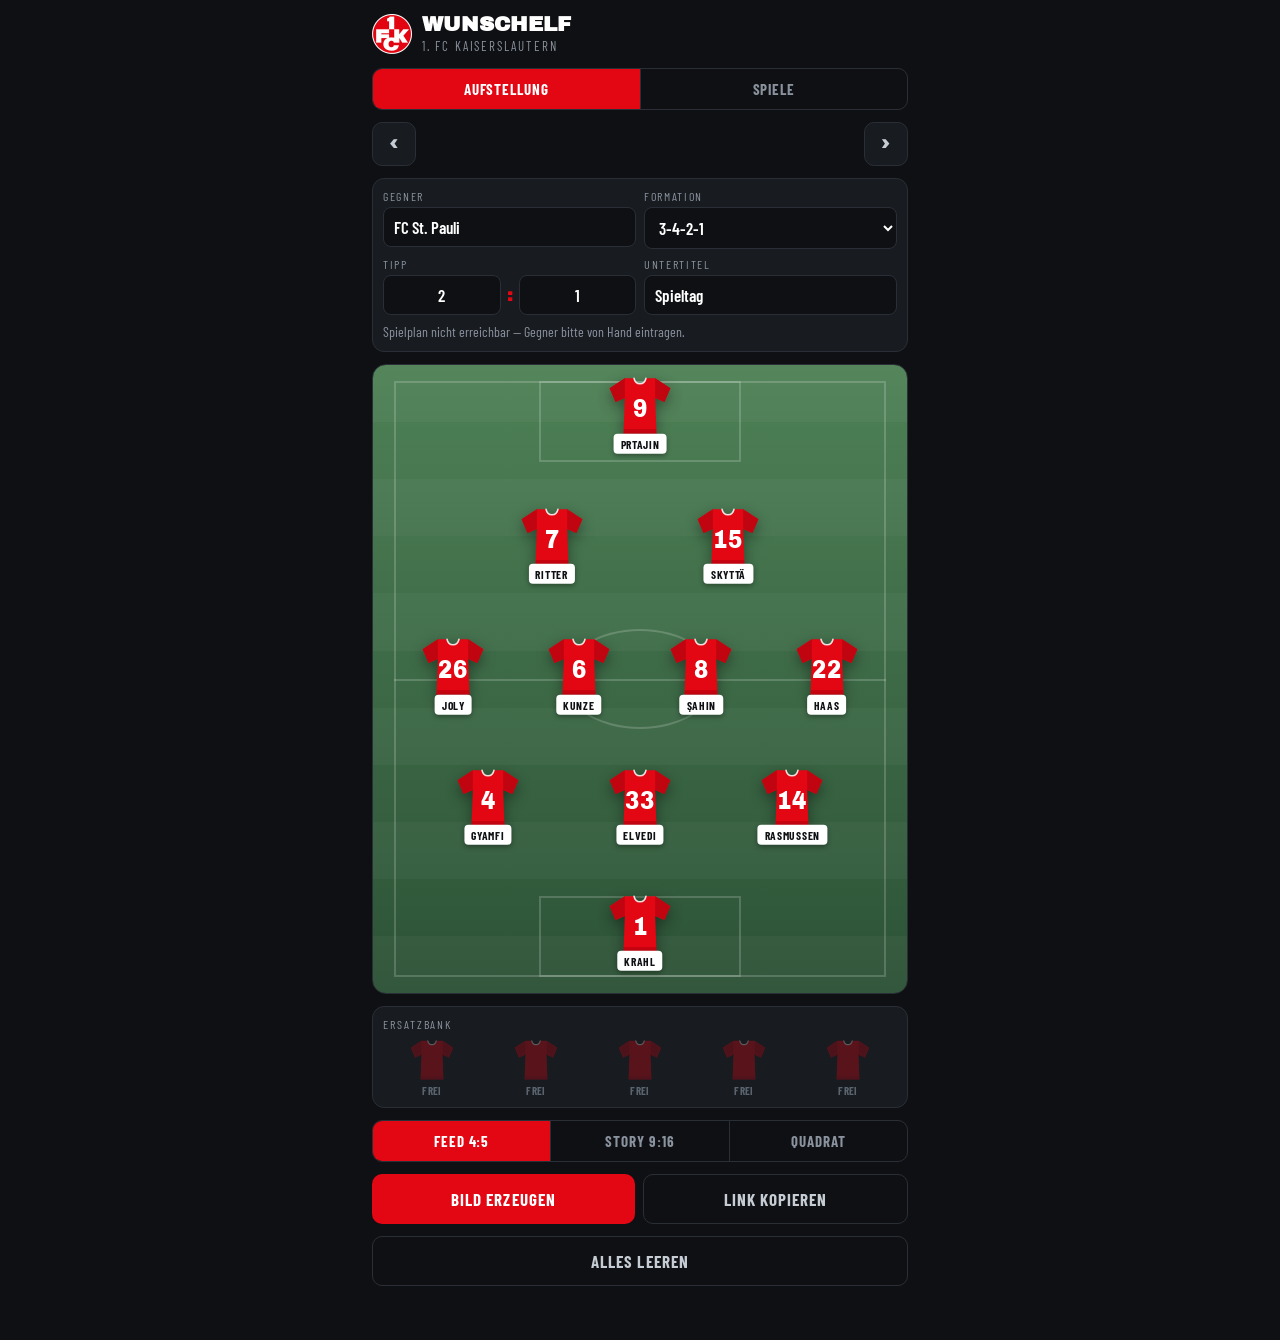
<file: fck-wunschelf.html>
<!DOCTYPE html>
<html lang="de">
<head>
<meta charset="utf-8">
<meta name="viewport" content="width=device-width, initial-scale=1, viewport-fit=cover">
<meta name="apple-mobile-web-app-capable" content="yes">
<meta name="apple-mobile-web-app-status-bar-style" content="black-translucent">
<meta name="apple-mobile-web-app-title" content="Wunschelf">
<meta name="theme-color" content="#0E1013">
<title>FCK Wunschelf</title>
<link rel="icon" type="image/png" sizes="32x32" href="[data-uri]">
<link rel="apple-touch-icon" href="[data-uri]">
<link rel="preconnect" href="https://fonts.googleapis.com">
<link rel="preconnect" href="https://fonts.gstatic.com" crossorigin>
<link href="https://fonts.googleapis.com/css2?family=Archivo+Black&family=Barlow+Condensed:wght@500;600;700&display=swap" rel="stylesheet">
<style>
  :root{
    --red:#E30613; --red-mid:#C10510; --red-dark:#8E040E;
    --ink:#0E1013; --ink-2:#181B20; --line:#2A2F37;
    --display:'Archivo Black','Arial Black',Impact,sans-serif;
    --cond:'Barlow Condensed','Arial Narrow',Arial,sans-serif;
    --jw:clamp(48px,15vw,66px);
  }
  *{box-sizing:border-box;-webkit-tap-highlight-color:transparent}
  html,body{margin:0;background:var(--ink);color:#fff;font-family:var(--cond);font-size:17px}
  body{padding:14px 12px 40px;max-width:560px;margin:0 auto}

  .top{display:flex;align-items:center;gap:10px;margin-bottom:14px}
  .top img{width:40px;height:40px}
  h1{font-family:var(--display);font-size:21px;line-height:1;margin:0;text-transform:uppercase}
  .sub{font-size:13px;color:#8A929E;text-transform:uppercase;letter-spacing:.14em;margin-top:3px}

  .panel{background:var(--ink-2);border:1px solid var(--line);border-radius:12px;padding:10px;margin-bottom:12px}
  .grid{display:grid;grid-template-columns:1fr 1fr;gap:8px}
  label{display:block;font-size:12px;letter-spacing:.14em;text-transform:uppercase;color:#8A929E;margin-bottom:4px}
  input,select{width:100%;background:#0E1013;border:1px solid var(--line);color:#fff;border-radius:8px;
    padding:9px 10px;font-family:var(--cond);font-size:17px;font-weight:600}
  input:focus,select:focus{outline:2px solid var(--red);outline-offset:1px}
  input.bad{border-color:var(--red)}
  .tipp{display:flex;align-items:center;gap:6px}
  .tipp input{text-align:center}
  .tipp b{font-family:var(--display);color:var(--red)}
  .load{margin-top:8px;display:flex;align-items:center;gap:10px}
  .load button{flex:0 0 auto;padding:9px 14px;font-size:15px}
  .status{font-size:14px;color:#8A929E;flex:1;line-height:1.3}

  .pitch{position:relative;width:100%;aspect-ratio:4/4.7;border-radius:14px;overflow:hidden;
    background:linear-gradient(#4E8156,#2C5236);border:1px solid var(--line);touch-action:pan-y}
  .stripe{position:absolute;left:0;right:0;height:9.09%;background:rgba(255,255,255,.03)}
  .lines i{position:absolute;border:2px solid rgba(255,255,255,.18);display:block}

  .slot{position:absolute;transform:translate(-50%,-50%);width:var(--jw);cursor:grab;touch-action:none}
  .slot.drag{z-index:6;cursor:grabbing;filter:brightness(1.08)}
  .slot.target svg{outline:none}
  .slot.target::before{content:'';position:absolute;left:50%;top:45%;transform:translate(-50%,-50%);
    width:calc(var(--jw)*1.35);height:calc(var(--jw)*1.35);border-radius:50%;
    border:2px dashed rgba(255,255,255,.8);background:rgba(255,255,255,.12)}
  .slot svg{width:var(--jw);height:calc(var(--jw)*0.92);display:block;
    filter:drop-shadow(0 5px 7px rgba(0,0,0,.4));position:relative}
  .slot .num{font-family:var(--display);fill:#fff}
  .plate{position:absolute;left:50%;top:calc(var(--jw)*0.87);transform:translateX(-50%);
    background:#fff;color:#0E1013;font-weight:700;font-size:11.5px;letter-spacing:.06em;
    text-transform:uppercase;line-height:1.4;padding:2px 7px;border-radius:4px;white-space:nowrap;
    box-shadow:0 2px 5px rgba(0,0,0,.35)}
  .slot.empty svg{opacity:.38}
  .slot.empty .plate{background:rgba(255,255,255,.7);color:#5A646F}

  .benchbar{margin-top:12px;background:var(--ink-2);border:1px solid var(--line);border-radius:12px;padding:10px}
  .benchbar .cap{font-size:12px;letter-spacing:.16em;text-transform:uppercase;color:#8A929E;margin-bottom:8px}
  .bench{display:grid;grid-template-columns:repeat(5,1fr);gap:6px}
  .bslot{text-align:center;cursor:pointer}
  .bslot svg{width:100%;max-width:46px;height:auto;display:block;margin:0 auto}
  .bslot .bn{font-size:11px;font-weight:700;text-transform:uppercase;letter-spacing:.04em;
    margin-top:3px;color:#C6CCD4;overflow:hidden;text-overflow:ellipsis;white-space:nowrap}
  .bslot.empty svg{opacity:.32}
  .bslot.empty .bn{color:#5A646F}

  .row{display:flex;gap:8px;margin-top:12px}
  button{flex:1;font-family:var(--cond);font-weight:700;font-size:17px;letter-spacing:.06em;text-transform:uppercase;
    border:0;border-radius:10px;padding:14px 12px;background:var(--red);color:#fff;cursor:pointer}
  button.ghost{background:transparent;border:1px solid var(--line);color:#C6CCD4}
  button:active{transform:translateY(1px)}
  .seg{display:flex;gap:0;border:1px solid var(--line);border-radius:10px;overflow:hidden;margin-top:12px}
  .seg button{border-radius:0;background:transparent;color:#8A929E;border-right:1px solid var(--line);font-size:15px;padding:11px 8px}
  .seg button:last-child{border-right:0}
  .seg button.on{background:var(--red);color:#fff}

  .sheet{position:fixed;left:0;right:0;top:0;height:100%;height:100dvh;
    background:rgba(0,0,0,.6);display:none;z-index:20;align-items:flex-end;justify-content:center}
  .sheet.open{display:flex}
  /* Feste Höhe: sonst schrumpft das Sheet bei jedem Tastendruck mit der
     gefilterten Liste mit. Gescrollt wird innen. */
  .sheet-inner{background:var(--ink-2);width:100%;max-width:560px;height:88%;max-height:780px;
    overflow-y:auto;overflow-x:hidden;-webkit-overflow-scrolling:touch;
    overscroll-behavior:contain;scrollbar-gutter:stable;
    border-radius:16px 16px 0 0;border-top:3px solid var(--red);
    padding:0 12px calc(20px + env(safe-area-inset-bottom));
    transition:transform .22s ease;
    scrollbar-width:thin;scrollbar-color:#454C57 transparent}
  .sheet-inner::after{content:'';display:block;position:sticky;bottom:-1px;height:46px;
    margin:-46px -12px 0;background:linear-gradient(rgba(24,27,32,0),var(--ink-2));pointer-events:none}
  .sheet-inner::-webkit-scrollbar{width:9px}
  .sheet-inner::-webkit-scrollbar-track{background:transparent;margin:56px 0 8px}
  .sheet-inner::-webkit-scrollbar-thumb{background:#454C57;border-radius:99px;border:3px solid var(--ink-2);min-height:44px}
  .sheet-inner::-webkit-scrollbar-thumb:hover{background:var(--red)}
  body.locked{overflow:hidden}
  .grab{width:42px;height:4px;border-radius:99px;background:#3A414B;margin:0 auto 10px;touch-action:none;cursor:grab}
  .sheet-head{position:sticky;top:0;background:var(--ink-2);padding:10px 0 8px;z-index:2;
    box-shadow:0 10px 12px -10px rgba(0,0,0,.6)}
  .sheet-head .bar{display:flex;align-items:center;gap:10px}
  .sheet h2{font-family:var(--display);font-size:16px;text-transform:uppercase;margin:0;flex:1}
  .sheet h2 small{display:block;font-family:var(--cond);font-size:13px;font-weight:600;
    letter-spacing:.14em;color:var(--red);margin-top:2px}
  .x{width:34px;height:34px;flex:0 0 34px;border-radius:50%;background:#232830;color:#C6CCD4;
    font-size:20px;line-height:32px;text-align:center;cursor:pointer}
  .search{margin-top:10px}
  .group{font-size:12px;letter-spacing:.16em;color:#8A929E;text-transform:uppercase;margin:12px 0 6px}
  .p{display:flex;align-items:center;gap:10px;padding:9px 8px;border-radius:8px;cursor:pointer}
  .p:active{background:#232830}
  .p .n{font-family:var(--display);font-size:14px;color:var(--red);min-width:30px}
  .p.taken{opacity:.5}
  .p.here{background:#2A1216;box-shadow:inset 0 0 0 1px var(--red-dark)}
  .p .pos{margin-left:auto;font-size:12px;letter-spacing:.1em;text-transform:uppercase;color:#8A929E}
  .p .pos.red{color:var(--red)}
  .none{color:#8A929E;font-size:15px;padding:10px 8px}

  .nav{margin-top:0;margin-bottom:12px}
  .mday{display:flex;align-items:center;gap:8px;margin-bottom:12px}
  .mday .step{flex:0 0 44px;font-family:var(--display);font-size:20px;padding:10px 0;
    background:var(--ink-2);border:1px solid var(--line);color:#C6CCD4;border-radius:10px}
  .mday .step:disabled{opacity:.35}
  .mlabel{flex:1;text-align:center;line-height:1.25}
  .mlabel b{display:block;font-weight:700;font-size:16px;text-transform:uppercase;letter-spacing:.04em}
  .mlabel span{font-size:13px;color:#8A929E;text-transform:uppercase;letter-spacing:.1em}
  .mlabel em{font-style:normal;color:var(--red)}
  .g{cursor:pointer}
  .g.sel{background:#22171A;box-shadow:inset 3px 0 0 var(--red)}
  .gsec{font-size:12px;letter-spacing:.16em;text-transform:uppercase;color:#8A929E;margin:16px 0 8px}
  .glist{background:var(--ink-2);border:1px solid var(--line);border-radius:12px;overflow:hidden}
  .g{display:flex;align-items:center;gap:10px;padding:10px 12px;border-bottom:1px solid #22262D}
  .g:last-child{border-bottom:0}
  .g .dot{width:6px;height:22px;border-radius:3px;background:#3A414B;flex:0 0 6px}
  .g .dot.w{background:#3FA45B} .g .dot.l{background:var(--red)} .g .dot.d{background:#8A929E}
  .g img{width:26px;height:26px;object-fit:contain;flex:0 0 26px}
  .g .who{flex:1;min-width:0}
  .g .who b{display:block;font-weight:700;font-size:16px;white-space:nowrap;overflow:hidden;text-overflow:ellipsis}
  .g .who span{font-size:13px;color:#8A929E;letter-spacing:.06em;text-transform:uppercase}
  .g .res{font-family:var(--display);font-size:17px;text-align:right;white-space:nowrap}
  .g .res small{display:block;font-family:var(--cond);font-size:13px;font-weight:600;color:#8A929E}

  .out{margin-top:14px;text-align:center}
  .out img{width:100%;border-radius:12px;border:1px solid var(--line)}
  .hint{font-size:14px;color:#8A929E;margin-top:8px;line-height:1.35}
  canvas{display:none}
</style>
</head>
<body>

<div class="top">
  <img id="crest" alt="">
  <div>
    <h1>Wunschelf</h1>
    <div class="sub">1. FC Kaiserslautern</div>
  </div>
</div>

<div class="seg nav" id="nav">
  <button data-v="xi" class="on">Aufstellung</button>
  <button data-v="games">Spiele</button>
</div>

<div id="viewGames" hidden>
  <div class="gsec">Letzte Ergebnisse</div>
  <div id="gpast" class="glist"><div class="none">Lade …</div></div>
  <div class="gsec">Kommende Spiele</div>
  <div id="gnext" class="glist"></div>
  <div class="hint">Daten von OpenLigaDB.</div>
</div>

<div id="viewXI">

<div class="mday" id="mday" hidden>
  <button class="step" id="mprev" aria-label="Vorheriger Spieltag">‹</button>
  <div class="mlabel" id="mlabel"></div>
  <button class="step" id="mnext" aria-label="Nächster Spieltag">›</button>
</div>

<div class="panel">
  <div class="grid">
    <div><label>Gegner</label><input id="opp" value="FC St. Pauli" autocomplete="off"></div>
    <div><label>Formation</label>
      <select id="formSel">
        <option>3-4-2-1</option><option>3-4-1-2</option><option>3-5-2</option><option>3-4-3</option>
        <option>4-4-2</option><option>4-2-3-1</option><option>4-3-3</option><option>4-1-4-1</option>
        <option>4-4-1-1</option><option>5-3-2</option><option>4-2-2-2</option><option>4-3-1-2</option>
        <option>4-1-2-1-2</option><option>3-1-4-2</option>
        <option value="custom">Eigene …</option>
      </select>
      <input id="form" value="3-4-2-1" autocomplete="off" hidden
             placeholder="z. B. 4-1-2-1-2" style="margin-top:6px"></div>
    <div><label>Tipp</label>
      <div class="tipp"><input id="th" value="2" inputmode="numeric"><b>:</b><input id="ta" value="1" inputmode="numeric"></div></div>
    <div><label>Untertitel</label><input id="sub" value="Spieltag"></div>
  </div>
  <div class="load"><div class="status" id="status">Lade nächstes Spiel …</div></div>
</div>

<div class="pitch" id="pitch"><div class="lines" id="lines"></div></div>

<div class="benchbar">
  <div class="cap">Ersatzbank</div>
  <div class="bench" id="bench"></div>
</div>

<div class="seg" id="fmt">
  <button data-f="45" class="on">Feed 4:5</button>
  <button data-f="916">Story 9:16</button>
  <button data-f="11">Quadrat</button>
</div>

<div class="row">
  <button id="make">Bild erzeugen</button>
  <button class="ghost" id="link">Link kopieren</button>
</div>
<div class="row">
  <button class="ghost" id="clear">Alles leeren</button>
</div>

<div class="out" id="out"></div>
</div>

<div class="sheet" id="sheet"><div class="sheet-inner">
  <div class="sheet-head" id="sheetHead"></div>
  <div id="list"></div>
</div></div>

<canvas id="cv"></canvas>

<script>
const LOGO = '[data-uri]';
document.getElementById('crest').src = LOGO;
const crestImg = new Image(); crestImg.src = LOGO;
let oppImg = null;

/* Eingebauter Kader als Rückfallebene. Gepflegt wird normalerweise
   kader.json neben dieser Datei — siehe loadKader(). */
const KADER_FALLBACK = [
  [1,'Julian Krahl','Krahl','Tor'],[34,'Yannick Onohiol','Onohiol','Tor'],[40,'Enis Kamga','Kamga','Tor'],
  [2,'Simon Asta','Asta','Abwehr'],[3,'Alex Murphy','Murphy','Abwehr'],[4,'Maxwell Gyamfi','Gyamfi','Abwehr'],
  [5,'Kelven Frees','Frees','Abwehr'],[14,'Jacob Rasmussen','Rasmussen','Abwehr'],[22,'Mika Haas','Haas','Abwehr'],
  [26,'Paul Joly','Joly','Abwehr'],[33,'Jan Elvedi','Elvedi','Abwehr'],
  [6,'Fabian Kunze','Kunze','Mittelfeld'],[7,'Marlon Ritter','Ritter','Mittelfeld'],[8,'Semih Şahin','Şahin','Mittelfeld'],
  [15,'Naatan Skyttä','Skyttä','Mittelfeld'],[21,'Mario Sauer','Sauer','Mittelfeld'],[37,'Leon Robinson','Robinson','Mittelfeld'],
  [41,'David Schramm','Schramm','Mittelfeld'],[42,'Erik Müller','Müller','Mittelfeld'],[43,'Owen Gibs','Gibs','Mittelfeld'],
  [44,'Dion Hofmeister','Hofmeister','Mittelfeld'],[46,'Kian Scheer','Scheer','Mittelfeld'],[47,'Ben Jungfleisch','Jungfleisch','Mittelfeld'],
  [9,'Ivan Prtajin','Prtajin','Sturm'],[11,'Ibrahim Kanaté','Kanaté','Sturm'],[17,'Erencan Yardımcı','Yardımcı','Sturm'],
  [20,'Mergim Berisha','Berisha','Sturm'],[39,'Thierry Tazemeta','Tazemeta','Sturm'],[45,'Miloš Luković','Luković','Sturm']
];
const GRUPPEN = ['Tor','Abwehr','Mittelfeld','Sturm','Weitere'];
let SQUAD = [];
let BY_NR = {};

function buildSquad(list, quelle, stand){
  const map = {};
  list.forEach(p=>{
    const g = GRUPPEN.includes(p[3]) ? p[3] : 'Weitere';
    (map[g] = map[g] || []).push([p[0], p[1], p[2]]);
  });
  SQUAD = GRUPPEN.filter(g=>map[g]).map(g=>({g, p: map[g].sort((a,b)=>a[0]-b[0])}));
  BY_NR = {};
  SQUAD.forEach(gr=>gr.p.forEach(p=>BY_NR[p[0]]=p));
  console.info('Kader:', quelle, stand || '', list.length + ' Spieler');
}

/* Akzeptiert {spieler:[...]} oder ein blankes Array.
   Pro Spieler: nr, name, optional kurz und position. */
function parseKader(j){
  const rows = Array.isArray(j) ? j : (j.spieler || j.kader || []);
  return rows.map(s=>{
    const name = String(s.name || '').trim();
    return [
      s.nr != null ? s.nr : (s.nummer != null ? s.nummer : s.number),
      name,
      (s.kurz || s.short || name.split(' ').filter(Boolean).slice(-1)[0] || name),
      s.position || s.pos || 'Weitere'
    ];
  }).filter(p => p[0] != null && p[1]);
}

function applyKader(list, quelle, stand){
  buildSquad(list, quelle, stand);
  // Rückennummern, die es noch gibt, bekommen den aktuellen Namen
  [lineup, bench].forEach(a => a.forEach((p,i)=>{
    if(p && BY_NR[p[0]]) a[i] = [BY_NR[p[0]][0], BY_NR[p[0]][2]];
  }));
  render();
}

async function loadKader(){
  try{
    const r = await fetch('kader.json?v=' + Date.now(), {cache:'no-store'});
    if(!r.ok) throw new Error(r.status);
    const j = await r.json();
    const list = parseKader(j);
    if(!list.length) throw new Error('leer');
    applyKader(list, 'kader.json', j.stand || j.saison || '');
  }catch(e){
    // Kein Zugriff (etwa bei file://) oder fehlerhafte Datei: eingebauter Kader bleibt
  }
}

const XSPREAD = {1:[50],2:[32,68],3:[19,50,81],4:[12,37.5,62.5,88],5:[9,29.5,50,70.5,91]};

const SHIRT   = 'M27 4 L41 4 C43 15 57 15 59 4 L73 4 L96 19 L87 40 L73 34 L75 88 L25 88 L27 34 L13 40 L4 19 Z';
const SLEEVE_L= 'M27 4 L4 19 L13 40 L27 34 Z';
const SLEEVE_R= 'M73 4 L96 19 L87 40 L73 34 Z';
const COLLAR  = 'M41 4 C43 15 57 15 59 4';
const HEM     = 'M25.6 81 L74.4 81 L75 88 L25 88 Z';

let lineup = [
  [1,'Krahl'],[4,'Gyamfi'],[33,'Elvedi'],[14,'Rasmussen'],
  [26,'Joly'],[6,'Kunze'],[8,'Şahin'],[22,'Haas'],
  [7,'Ritter'],[15,'Skyttä'],[9,'Prtajin']
];
let bench = [null,null,null,null,null];
let active = {a:'xi', i:0};
let fmt = '45';
let lastGoodForm = '3-4-2-1';

const $ = s => document.querySelector(s);
const arr = a => a==='xi' ? lineup : bench;
const formation = () => {
  const v = ($('#form').value||'').trim();
  const rows = v.split('-').map(Number);
  const ok = rows.length>=2 && rows.every(n=>Number.isInteger(n)&&n>0) && rows.reduce((a,b)=>a+b,0)===10;
  if(ok) lastGoodForm = v;
  $('#form').classList.toggle('bad', !ok && v.length>0);
  return lastGoodForm;
};

function roles(f){
  const rows=f.split('-').map(Number).filter(n=>n>0), R=rows.length;
  const out=[{s:'TW',l:'Torwart',g:['Tor']}];
  rows.forEach((n,i)=>{
    for(let j=0;j<n;j++){
      let s='ZM', l='Zentrales Mittelfeld', g=['Mittelfeld'];
      if(i===0){
        if(n>=4 && j===0){s='LV';l='Linksverteidigung';}
        else if(n>=4 && j===n-1){s='RV';l='Rechtsverteidigung';}
        else {s='IV';l='Innenverteidigung';}
        g=['Abwehr'];
      } else if(i===R-1){
        if(n>=3 && j===0){s='LA';l='Linksaußen';g=['Sturm','Mittelfeld'];}
        else if(n>=3 && j===n-1){s='RA';l='Rechtsaußen';g=['Sturm','Mittelfeld'];}
        else {s='ST';l='Sturm';g=['Sturm'];}
      } else if(i===R-2 && (n<=2 || (n===3 && i>=2))){
        g=['Mittelfeld','Sturm'];
        if(n===3 && j===0){s='LM';l='Linkes Mittelfeld';}
        else if(n===3 && j===n-1){s='RM';l='Rechtes Mittelfeld';}
        else {s='OM';l='Offensives Mittelfeld';}
      } else if(i===1 && n<=2){
        s='DM';l='Defensives Mittelfeld';g=['Mittelfeld','Abwehr'];
      } else if(n>=4){
        if(j===0){s='LM';l='Linkes Mittelfeld';}
        else if(j===n-1){s='RM';l='Rechtes Mittelfeld';}
        g=['Mittelfeld','Abwehr'];
      }
      out.push({s,l,g});
    }
  });
  return out.slice(0,11);
}

/* Verteilt die Reihen so, dass Trikot und Namensschild oben wie unten
   immer ins Feld passen - unabhängig vom Seitenverhältnis. */
function spread(pos, topPad, botPad){
  const ys = pos.map(p=>p.y);
  const lo = Math.min(...ys), hi = Math.max(...ys);
  const span = Math.max(1, hi-lo);
  return pos.map(p => ({x:p.x, y: topPad + (p.y-lo)/span * (100-topPad-botPad)}));
}

function layout(f){
  const rows = f.split('-').map(Number).filter(n=>n>0);
  const pos = [{x:50,y:91}];
  const R = rows.length;
  rows.forEach((n,i)=>{
    const y = R===1 ? 45 : 73 + (17-73)*i/(R-1);
    (XSPREAD[n]||XSPREAD[5]).forEach(x=>pos.push({x,y}));
  });
  return pos.slice(0,11);
}

(function(){
  const l = $('#lines');
  for(let i=0;i<11;i+=2){
    const s=document.createElement('div');s.className='stripe';s.style.top=(i*9.09)+'%';l.appendChild(s);
  }
  l.insertAdjacentHTML('beforeend',
    '<i style="left:4%;right:4%;top:2.5%;bottom:2.5%"></i>'+
    '<i style="left:4%;right:4%;top:50%;height:0;border-width:2px 0 0 0"></i>'+
    '<i style="left:31%;right:31%;top:2.5%;height:13%"></i>'+
    '<i style="left:31%;right:31%;bottom:2.5%;height:13%"></i>'+
    '<i style="left:35.5%;right:35.5%;top:42%;height:16%;border-radius:50%"></i>');
})();

function jersey(num, small){
  const s = String(num==null?'':num);
  return '<svg viewBox="0 0 100 92" aria-hidden="true">'+
    '<path d="'+SHIRT+'" fill="#E30613"/>'+
    '<path d="'+SLEEVE_L+'" fill="#C10510"/><path d="'+SLEEVE_R+'" fill="#C10510"/>'+
    '<path d="'+HEM+'" fill="#A80410" opacity=".45"/>'+
    '<path d="'+COLLAR+'" fill="none" stroke="#fff" stroke-width="2.4" stroke-opacity=".85" stroke-linecap="round"/>'+
    (s ? '<text class="num" x="50" y="62" font-size="38" fill="#fff" text-anchor="middle" textLength="'+(s.length>1?44:22)+'" lengthAdjust="spacingAndGlyphs">'+s+'</text>' : '')+
    '</svg>';
}

function render(){
  const f = formation();
  document.querySelectorAll('.slot').forEach(e=>e.remove());
  const rl = roles(f);
  const pit = $('#pitch');
  const jw = Math.min(66, Math.max(48, pit.clientWidth*0.15));
  const ph = pit.clientHeight || pit.clientWidth*1.175;
  spread(layout(f), jw*0.62/ph*100, jw*1.05/ph*100).forEach((p,i)=>{
    const pl = lineup[i];
    const role = rl[i] || {s:'?'};
    const d = document.createElement('div');
    d.className = 'slot' + (pl?'':' empty');
    d.dataset.i = i;
    d.style.left = (4 + p.x*0.92) + '%';
    d.style.top = p.y.toFixed(2) + '%';
    d.innerHTML = jersey(pl?pl[0]:'') + '<span class="plate">'+(pl?pl[1]:role.s)+'</span>';
    $('#pitch').appendChild(d);
  });
  const b = $('#bench'); b.innerHTML='';
  bench.forEach((pl,i)=>{
    const d = document.createElement('div');
    d.className = 'bslot' + (pl?'':' empty');
    d.innerHTML = jersey(pl?pl[0]:'') + '<div class="bn">'+(pl?pl[1]:'frei')+'</div>';
    d.onclick = ()=>openSheet('b', i);
    b.appendChild(d);
  });
}

/* ---- Ziehen zum Tauschen ---- */
(function(){
  const pitch = $('#pitch');
  let el=null, i0=null, sx=0, sy=0, moved=false, tgt=null;
  const centers = () => [...document.querySelectorAll('.slot')].map(s=>{
    const r=s.getBoundingClientRect();
    return {s, i:+s.dataset.i, x:r.left+r.width/2, y:r.top+r.height*0.45};
  });
  pitch.addEventListener('pointerdown', e=>{
    const s = e.target.closest('.slot'); if(!s) return;
    el=s; i0=+s.dataset.i; sx=e.clientX; sy=e.clientY; moved=false; tgt=null;
    s.setPointerCapture(e.pointerId);
  });
  pitch.addEventListener('pointermove', e=>{
    if(!el) return;
    const dx=e.clientX-sx, dy=e.clientY-sy;
    if(!moved && Math.hypot(dx,dy)<10) return;
    moved=true; el.classList.add('drag');
    el.style.marginLeft=dx+'px'; el.style.marginTop=dy+'px';
    let best=null, bd=1e9;
    centers().forEach(c=>{
      if(c.i===i0) return;
      const d=Math.hypot(c.x-e.clientX, c.y-e.clientY);
      if(d<bd){ bd=d; best=c; }
    });
    document.querySelectorAll('.slot.target').forEach(s=>s.classList.remove('target'));
    tgt = (best && bd<70) ? best.i : null;
    if(tgt!==null) best.s.classList.add('target');
  });
  const end = e=>{
    if(!el) return;
    const wasMoved=moved, from=i0, to=tgt;
    el.classList.remove('drag'); el.style.marginLeft=''; el.style.marginTop='';
    document.querySelectorAll('.slot.target').forEach(s=>s.classList.remove('target'));
    el=null; i0=null; moved=false; tgt=null;
    if(wasMoved){
      if(to!==null && to!==from){
        const t=lineup[from]; lineup[from]=lineup[to]; lineup[to]=t;
      }
      render();
    } else if(from!==null){
      openSheet('xi', from);
    }
  };
  pitch.addEventListener('pointerup', end);
  pitch.addEventListener('pointercancel', end);
})();

/* ---- Auswahl ---- */
function openSheet(a, i){
  active = {a, i};
  const role = a==='xi' ? (roles(formation())[i] || {s:'?',l:'Position',g:[]})
                        : {s:'BANK', l:'Ersatzbank, Platz '+(i+1), g:[]};
  const cur = arr(a)[i];
  $('#sheetHead').innerHTML =
    '<div class="grab" id="grab"></div>'+
    '<div class="bar"><h2>'+(cur?cur[1]:'Platz frei')+
    '<small>'+role.s+' · '+role.l+'</small></h2><div class="x" id="closeX">×</div></div>'+
    '<div class="search"><input id="q" type="search" placeholder="Name oder Nummer suchen" autocomplete="off"></div>';
  $('#closeX').onclick = close;
  $('#q').oninput = e => paint(e.target.value);
  paint('');
  $('#sheet').classList.add('open');
  document.body.classList.add('locked');
  $('.sheet-inner').scrollTop = 0;
  dragHandle($('#grab'));
  fitSheet();
}

function where(nr){
  let k = lineup.findIndex(x=>x&&x[0]===nr);
  if(k>-1) return {a:'xi', i:k};
  k = bench.findIndex(x=>x&&x[0]===nr);
  if(k>-1) return {a:'b', i:k};
  return null;
}

function paint(filter){
  const f = formation();
  const role = active.a==='xi' ? (roles(f)[active.i]||{g:[]}) : {g:[]};
  const q = (filter||'').trim().toLowerCase();
  const hit = ([n,full]) => !q || full.toLowerCase().includes(q) || String(n).startsWith(q);
  const list = $('#list'); list.innerHTML = '';

  const row = ([n,full,short], group) => {
    const at = where(n);
    const here = at && at.a===active.a && at.i===active.i;
    const el = document.createElement('div');
    el.className = 'p' + (here?' here':'') + (at&&!here?' taken':'');
    const label = here ? '<span class="pos red">Aufgestellt</span>'
      : at ? '<span class="pos">Tauscht mit '+(at.a==='b'?'Bank '+(at.i+1):(roles(f)[at.i]||{s:'Pos'}).s)+'</span>'
      : '<span class="pos">'+group+'</span>';
    el.innerHTML = '<span class="n">'+n+'</span><span>'+full+'</span>'+label;
    el.onclick = ()=>{
      if(here){ close(); return; }
      if(at) arr(at.a)[at.i] = arr(active.a)[active.i];
      arr(active.a)[active.i] = [n,short];
      close();
    };
    return el;
  };
  const sec = txt => list.insertAdjacentHTML('beforeend','<div class="group">'+txt+'</div>');

  const rec = [];
  (role.g||[]).forEach(g=>{
    const gr = SQUAD.find(s=>s.g===g);
    if(gr) gr.p.forEach(p=>{ if(hit(p) && !where(p[0])) rec.push([p,g]); });
  });
  if(rec.length){
    sec('Passend für ' + role.s + ' · frei');
    rec.forEach(([p,g])=>list.appendChild(row(p,g)));
  }

  sec('Gesamter Kader');
  let any=false;
  SQUAD.forEach(gr=>{
    const ps = gr.p.filter(hit);
    if(!ps.length) return;
    any=true;
    list.insertAdjacentHTML('beforeend','<div class="group">'+gr.g+'</div>');
    ps.forEach(p=>list.appendChild(row(p,gr.g)));
  });
  if(!any) list.insertAdjacentHTML('beforeend','<div class="none">Kein Spieler gefunden.</div>');

  sec('Sonstiges');
  const free = document.createElement('div');
  free.className='p'; free.innerHTML='<span class="n">+</span><span>Freier Name / Nummer</span>';
  free.onclick=()=>{
    const name = prompt('Name (wird groß dargestellt):',''); if(name===null) return;
    const nr = prompt('Rückennummer:','');
    arr(active.a)[active.i] = [nr||'', name.trim()||'?']; close();
  };
  list.appendChild(free);
  if(arr(active.a)[active.i]){
    const empty = document.createElement('div');
    empty.className='p'; empty.innerHTML='<span class="n">×</span><span>Platz leeren</span>';
    empty.onclick=()=>{ arr(active.a)[active.i]=null; close(); };
    list.appendChild(empty);
  }
}

/* Bei offener Tastatur schrumpft nur das visuelle Fenster, nicht das Layout-
   Fenster. Ohne diese Korrektur rutscht das Sheet hinter die Tastatur. */
function fitSheet(){
  const vv = window.visualViewport, sh = $('#sheet');
  if(!vv || !sh.classList.contains('open')){ sh.style.top=''; sh.style.height=''; return; }
  sh.style.top = vv.offsetTop + 'px';
  sh.style.height = vv.height + 'px';
}
if(window.visualViewport){
  visualViewport.addEventListener('resize', fitSheet);
  visualViewport.addEventListener('scroll', fitSheet);
}

function close(){
  $('#sheet').classList.remove('open');
  $('#sheet').style.top=''; $('#sheet').style.height='';
  document.body.classList.remove('locked');
  $('.sheet-inner').style.transform='';
  render();
}
function dragHandle(el){
  const inner = $('.sheet-inner');
  let y0=null;
  el.ontouchstart = e => { y0 = e.touches[0].clientY; };
  el.ontouchmove = e => {
    if(y0===null) return;
    const dy = Math.max(0, e.touches[0].clientY - y0);
    inner.style.transition='none'; inner.style.transform='translateY('+dy+'px)';
  };
  const end = e => {
    const dy = y0===null?0:(e.changedTouches[0].clientY - y0);
    y0=null; inner.style.transition=''; inner.style.transform='';
    if(dy>90) close();
  };
  el.ontouchend = end; el.ontouchcancel = end;
}
$('#sheet').onclick = e => { if(e.target.id==='sheet') close(); };
$('#formSel').onchange = ()=>{
  const v = $('#formSel').value;
  const eigen = v === 'custom';
  $('#form').hidden = !eigen;
  if(eigen){ $('#form').focus(); }
  else { $('#form').value = v; render(); }
};
$('#form').oninput = render;
$('#clear').onclick = ()=>{ lineup=Array(11).fill(null); bench=Array(5).fill(null); render(); $('#out').innerHTML=''; };
document.querySelectorAll('#fmt button').forEach(b=>b.onclick=()=>{
  document.querySelectorAll('#fmt button').forEach(x=>x.classList.remove('on'));
  b.classList.add('on'); fmt=b.dataset.f;
});

/* ---- Link teilen ---- */
function enc(p){
  if(!p) return '-';
  const s = BY_NR[p[0]];
  return (s && s[2]===p[1]) ? String(p[0]) : p[0]+'~'+encodeURIComponent(p[1]);
}
function dec(t){
  if(t==='-'||!t) return null;
  if(t.includes('~')){ const [n,nm]=t.split('~'); return [n, decodeURIComponent(nm)]; }
  const s = BY_NR[+t];
  return s ? [s[0], s[2]] : [t, t];
}
function toHash(){
  const p = new URLSearchParams();
  p.set('f', formation());
  p.set('x', lineup.map(enc).join('.'));
  if(bench.some(Boolean)) p.set('b', bench.map(enc).join('.'));
  p.set('o', $('#opp').value);
  p.set('t', ($('#th').value||'0')+'-'+($('#ta').value||'0'));
  p.set('s', $('#sub').value);
  if(games[mi]) p.set('m', matchId(games[mi]));
  return p.toString();
}
function fromHash(){
  const h = location.hash.slice(1);
  if(!h) return;
  const p = new URLSearchParams(h);
  if(p.get('f')){
    $('#form').value = p.get('f');
    const opt = [...$('#formSel').options].find(o=>o.value===p.get('f'));
    if(opt) $('#formSel').value = p.get('f');
    else { $('#formSel').value = 'custom'; $('#form').hidden = false; }
  }
  if(p.get('x')) lineup = p.get('x').split('.').map(dec).slice(0,11);
  while(lineup.length<11) lineup.push(null);
  if(p.get('b')){ bench = p.get('b').split('.').map(dec).slice(0,5); while(bench.length<5) bench.push(null); }
  if(p.get('o')) $('#opp').value = p.get('o');
  if(p.get('t')){ const [a,b]=p.get('t').split('-'); $('#th').value=a; $('#ta').value=b; }
  if(p.get('s')) $('#sub').value = p.get('s');
  if(p.get('m')) linkMatch = p.get('m');
}
let linkMatch = null;
$('#link').onclick = async ()=>{
  const url = location.href.split('#')[0] + '#' + toHash();
  try{ await navigator.clipboard.writeText(url); $('#link').textContent='Kopiert'; }
  catch(e){ location.hash = toHash(); $('#link').textContent='In der Adresszeile'; }
  setTimeout(()=>$('#link').textContent='Link kopieren',1800);
};

/* ---- OpenLigaDB ---- */
function season(){ const d=new Date(); return d.getMonth()>=6 ? d.getFullYear() : d.getFullYear()-1; }
// Die Api liefert je nach Version camelCase oder PascalCase
const v = (o,k) => o ? (o[k] !== undefined ? o[k] : o[k[0].toUpperCase()+k.slice(1)]) : undefined;
const teams = g => [v(g,'team1'), v(g,'team2')];
const names = g => teams(g).map(x=>v(x,'teamName')||'').join(' ');
const when  = g => new Date(v(g,'matchDateTime')).getTime();
const istFCK = g => /kaiserslautern/i.test(names(g));
function endstand(g){
  const rs = v(g,'matchResults') || [];
  const r = rs.find(x=>v(x,'resultTypeID')===2) || rs[rs.length-1];
  return r ? [v(r,'pointsTeam1'), v(r,'pointsTeam2')] : null;
}
let allGames = null, gamesPromise = null;

function ladeSpiele(){
  if(gamesPromise) return gamesPromise;
  gamesPromise = fetch('https://api.openligadb.de/getmatchdata/bl2/'+season())
    .then(r => r.ok ? r.json() : Promise.reject(r.status))
    .then(j => { allGames = Array.isArray(j) ? j.filter(istFCK).sort((a,b)=>when(a)-when(b)) : []; return allGames; })
    .catch(() => { allGames = []; return allGames; });
  return gamesPromise;
}

let games = [], mi = -1;
const drafts = {};   // pro Spiel eine Aufstellung, solange die Seite offen ist

const matchId = g => v(g,'matchID') != null ? v(g,'matchID') : when(g);
const istHeim = g => /kaiserslautern/i.test(v(v(g,'team1'),'teamName')||'');
const gegner  = g => istHeim(g) ? v(g,'team2') : v(g,'team1');
const gegnerName = g => v(gegner(g),'shortName') || v(gegner(g),'teamName') || '';

function setForm(val){
  $('#form').value = val;
  const opt = [...$('#formSel').options].find(o=>o.value===val);
  if(opt){ $('#formSel').value = val; $('#form').hidden = true; }
  else { $('#formSel').value = 'custom'; $('#form').hidden = false; }
}

function saveDraft(){
  const g = games[mi];
  if(!g) return;
  drafts[matchId(g)] = {
    lineup: lineup.map(p => p && p.slice()),
    bench:  bench.map(p => p && p.slice()),
    form: $('#form').value, th: $('#th').value, ta: $('#ta').value
  };
}

function setMatch(i){
  if(!games.length) return;
  saveDraft();
  mi = Math.max(0, Math.min(games.length-1, i));
  const g = games[mi];

  const foeName = gegnerName(g), home = istHeim(g);
  const d = new Date(when(g));
  const tag = d.toLocaleDateString('de-DE',{day:'2-digit',month:'2-digit',year:'numeric'});
  const zeit = d.toLocaleTimeString('de-DE',{hour:'2-digit',minute:'2-digit'});
  const grp = v(v(g,'group'),'groupName') || '';
  $('#opp').value = foeName;
  $('#sub').value = (grp ? grp+' · ' : '') + tag + ' · ' + zeit + ' Uhr · ' + (home?'Heim':'Auswärts');

  // Wappen für den Bildexport
  oppImg = null;
  const icon = v(gegner(g),'teamIconUrl');
  if(icon){
    const im = new Image();
    im.crossOrigin = 'anonymous';
    im.onload = ()=>{ oppImg = im; };
    im.onerror = ()=>{ oppImg = null; };
    im.src = icon;
  }

  // Entwurf zu diesem Spiel zurückholen; sonst bleibt die aktuelle Elf stehen
  const alt = drafts[matchId(g)];
  if(alt){
    lineup = alt.lineup.map(p => p && p.slice());
    bench  = alt.bench.map(p => p && p.slice());
    setForm(alt.form);
    $('#th').value = alt.th; $('#ta').value = alt.ta;
  }

  const e = v(g,'matchIsFinished') ? endstand(g) : null;
  $('#status').textContent = e
    ? 'Endstand ' + e[0] + ':' + e[1] + (drafts[matchId(g)] ? ' · Entwurf gespeichert' : '')
    : (home ? 'Heimspiel gegen ' : 'Auswärts bei ') + foeName;

  renderMday();
  render();
}

function renderMday(){
  const g = games[mi];
  if(!g){ $('#mday').hidden = true; return; }
  $('#mday').hidden = false;
  const grp = v(v(g,'group'),'groupName') || 'Spieltag';
  const d = new Date(when(g));
  const tag = d.toLocaleDateString('de-DE',{day:'2-digit',month:'2-digit'});
  $('#mlabel').innerHTML = '<b>' + (istHeim(g)?'':'bei ') + gegnerName(g) + '</b>' +
    '<span>' + grp + ' · ' + tag + (drafts[matchId(g)] ? ' · <em>Entwurf</em>' : '') + '</span>';
  $('#mprev').disabled = mi <= 0;
  $('#mnext').disabled = mi >= games.length-1;
}
$('#mprev').onclick = ()=>setMatch(mi-1);
$('#mnext').onclick = ()=>setMatch(mi+1);

async function loadNextMatch(){
  const st = $('#status');
  st.textContent = 'Lade Spielplan …';
  games = await ladeSpiele();
  if(!games.length){ st.textContent = 'Spielplan nicht erreichbar — Gegner bitte von Hand eintragen.'; return; }
  const now = Date.now();
  let i = games.findIndex(g => !v(g,'matchIsFinished') && when(g) > now - 3*3600e3);
  if(i < 0) i = games.length-1;
  setMatch(i);
}

/* ---- Ansicht: Spiele ---- */
function spielZeile(g){
  const home = /kaiserslautern/i.test(v(v(g,'team1'),'teamName')||'');
  const foe = home ? v(g,'team2') : v(g,'team1');
  const d = new Date(when(g));
  const datum = d.toLocaleDateString('de-DE',{weekday:'short',day:'2-digit',month:'2-digit'});
  const zeit = d.toLocaleTimeString('de-DE',{hour:'2-digit',minute:'2-digit'});
  const grp = v(v(g,'group'),'groupName') || '';
  const e = v(g,'matchIsFinished') ? endstand(g) : null;

  let dot = '', res;
  if(e){
    const eigen = home ? e[0] : e[1], fremd = home ? e[1] : e[0];
    dot = eigen > fremd ? 'w' : (eigen < fremd ? 'l' : 'd');
    res = '<div class="res">'+e[0]+':'+e[1]+'<small>'+datum+'</small></div>';
  } else {
    res = '<div class="res">'+zeit+'<small>'+datum+'</small></div>';
  }
  const icon = v(foe,'teamIconUrl');
  const idx = games.indexOf(g);
  return '<div class="g'+(idx===mi?' sel':'')+'" data-i="'+idx+'">'+
    '<div class="dot '+dot+'"></div>'+
    (icon ? '<img src="'+icon+'" alt="" loading="lazy">' : '')+
    '<div class="who"><b>'+(v(foe,'shortName')||v(foe,'teamName')||'')+'</b>'+
    '<span>'+(home?'Heim':'Auswärts')+(grp?' · '+grp:'')+'</span></div>'+
    res+'</div>';
}

async function renderGames(){
  const past = $('#gpast'), next = $('#gnext');
  games = await ladeSpiele();
  if(!games.length){
    past.innerHTML = '<div class="none">Spielplan nicht erreichbar.</div>';
    next.innerHTML = '';
    return;
  }
  const fertig = games.filter(g=>v(g,'matchIsFinished'));
  const offen  = games.filter(g=>!v(g,'matchIsFinished'));
  past.innerHTML = fertig.slice(-6).reverse().map(spielZeile).join('') ||
                   '<div class="none">Noch keine Ergebnisse.</div>';
  next.innerHTML = offen.slice(0,6).map(spielZeile).join('') ||
                   '<div class="none">Keine weiteren Spiele.</div>';

  // Tippen auf ein Spiel öffnet die Aufstellung dazu
  document.querySelectorAll('#viewGames .g').forEach(el => el.onclick = ()=>{
    const i = +el.dataset.i;
    if(i < 0) return;
    setMatch(i);
    document.querySelector('#nav button[data-v="xi"]').click();
  });
}

document.querySelectorAll('#nav button').forEach(b=>b.onclick=()=>{
  document.querySelectorAll('#nav button').forEach(x=>x.classList.remove('on'));
  b.classList.add('on');
  const spiele = b.dataset.v === 'games';
  $('#viewXI').hidden = spiele;
  $('#viewGames').hidden = !spiele;
  if(spiele) renderGames();
  else render();   // Feldmaße stimmen erst, wenn die Ansicht sichtbar ist
  scrollTo({top:0, behavior:'smooth'});
});

/* ---------------- Canvas ---------------- */
const RED='#E30613', RED_MID='#C10510', INK='#0E1013';
const P_SHIRT=new Path2D(SHIRT), P_SL=new Path2D(SLEEVE_L), P_SR=new Path2D(SLEEVE_R),
      P_HEM=new Path2D(HEM), P_COL=new Path2D(COLLAR);
const D='"Archivo Black","Arial Black",Impact,sans-serif';
const C='"Barlow Condensed","Arial Narrow",Arial,sans-serif';

function fit(ctx,text,max,size,family,min,weight){
  let s=size;
  const set=v=>ctx.font=(weight?weight+' ':'')+v+'px '+family;
  set(s);
  while(ctx.measureText(text).width>max && s>(min||14)){ s-=1; set(s); }
  return s;
}
function roundRect(ctx,x,y,w,h,r){
  ctx.beginPath(); ctx.moveTo(x+r,y);
  ctx.arcTo(x+w,y,x+w,y+h,r); ctx.arcTo(x+w,y+h,x,y+h,r);
  ctx.arcTo(x,y+h,x,y,r); ctx.arcTo(x,y,x+w,y,r); ctx.closePath();
}
async function ready(){
  try{
    await Promise.all([
      document.fonts.load('400 40px "Archivo Black"'),
      document.fonts.load('700 26px "Barlow Condensed"'),
      document.fonts.load('600 26px "Barlow Condensed"')
    ]);
    await document.fonts.ready;
  }catch(e){}
  if(!crestImg.complete){ try{ await crestImg.decode(); }catch(e){} }
}
/* Wappen bringen unterschiedlich viel Leerraum mit. Wir messen den
   sichtbaren Bereich einmal und zeichnen den auf feste Kantenlänge. */
function trimRect(img){
  try{
    const w = img.naturalWidth, h = img.naturalHeight;
    if(!w || !h) return null;
    const c = document.createElement('canvas');
    c.width = w; c.height = h;
    const x = c.getContext('2d', {willReadFrequently:true});
    x.drawImage(img, 0, 0);
    const d = x.getImageData(0, 0, w, h).data;
    let x0=w, y0=h, x1=-1, y1=-1;
    for(let y=0; y<h; y++){
      for(let px=0; px<w; px++){
        if(d[(y*w+px)*4+3] > 12){
          if(px<x0) x0=px; if(px>x1) x1=px;
          if(y<y0) y0=y;  if(y>y1) y1=y;
        }
      }
    }
    if(x1<x0 || y1<y0) return null;
    return {sx:x0, sy:y0, sw:x1-x0+1, sh:y1-y0+1};
  }catch(e){ return null; }   // fremdes Bild ohne CORS-Freigabe
}
const trimCache = new WeakMap();
function drawLogo(ctx, img, cx, cy, box){
  if(!img || !img.complete || !img.naturalWidth) return false;
  if(!trimCache.has(img)) trimCache.set(img, trimRect(img));
  const t = trimCache.get(img);
  const sx = t ? t.sx : 0, sy = t ? t.sy : 0;
  const sw = t ? t.sw : img.naturalWidth, sh = t ? t.sh : img.naturalHeight;
  const k = Math.min(box/sw, box/sh);
  try{ ctx.drawImage(img, sx, sy, sw, sh, cx-sw*k/2, cy-sh*k/2, sw*k, sh*k); }
  catch(e){ return false; }
  return true;
}

function drawJersey(ctx,cx,cy,w,num){
  const h=w*0.92;
  ctx.save();
  ctx.translate(cx-w/2, cy-h/2);
  ctx.scale(w/100, h/92);
  ctx.shadowColor='rgba(0,0,0,.45)'; ctx.shadowBlur=18; ctx.shadowOffsetY=9;
  ctx.fillStyle = num!==null ? RED : 'rgba(227,6,19,.4)';
  ctx.fill(P_SHIRT);
  ctx.shadowColor='transparent';
  if(num!==null){
    ctx.fillStyle=RED_MID; ctx.fill(P_SL); ctx.fill(P_SR);
    ctx.globalAlpha=.45; ctx.fillStyle='#A80410'; ctx.fill(P_HEM); ctx.globalAlpha=1;
    ctx.strokeStyle='rgba(255,255,255,.85)'; ctx.lineWidth=2.4; ctx.lineCap='round'; ctx.stroke(P_COL);
  }
  ctx.restore();
  if(num!==null && num!==''){
    const s=String(num);
    ctx.textAlign='center'; ctx.textBaseline='middle'; ctx.fillStyle='#fff';
    const fs=fit(ctx,s,w*(s.length>1?0.46:0.26),w*0.40,D,14);
    ctx.font=fs+'px '+D;
    ctx.fillText(s,cx,cy+h*0.16);
  }
}
function plate(ctx,cx,y,name,maxW,size,W){
  const fs=fit(ctx,name,maxW-26,size,C,13,'700');
  ctx.font='700 '+fs+'px '+C;
  if('letterSpacing' in ctx) ctx.letterSpacing='1.2px';
  const tw=ctx.measureText(name).width;
  const bw=Math.min(tw+24,maxW), bh=fs+14;
  const bx=Math.min(Math.max(cx-bw/2,10),W-bw-10);
  ctx.shadowColor='rgba(0,0,0,.4)'; ctx.shadowBlur=9; ctx.shadowOffsetY=3;
  ctx.fillStyle='#fff'; roundRect(ctx,bx,y,bw,bh,5); ctx.fill();
  ctx.shadowColor='transparent';
  ctx.fillStyle=INK; ctx.textAlign='center'; ctx.textBaseline='middle';
  ctx.fillText(name,bx+bw/2,y+bh/2+1);
  if('letterSpacing' in ctx) ctx.letterSpacing='0px';
}

async function draw(){
  await ready();
  const f = formation();
  const SIZE = {'45':[1080,1350], '916':[1080,1920], '11':[1080,1080]}[fmt];
  const cv=$('#cv'), ctx=cv.getContext('2d');
  cv.width=SIZE[0]; cv.height=SIZE[1];
  const W=cv.width, H=cv.height;
  ctx.fillStyle=INK; ctx.fillRect(0,0,W,H);

  const HH=164, FOOT=132;
  const benchOn = bench.some(Boolean);
  const BENCH = benchOn ? 176 : 0;

  /* Kopf */
  ctx.fillStyle='#14171C'; ctx.fillRect(0,0,W,HH);
  ctx.fillStyle=RED; ctx.fillRect(0,HH-5,W,5);
  ctx.textBaseline='middle';
  drawLogo(ctx, crestImg, 92, 82, 104);
  ctx.textAlign='left';
  ctx.fillStyle='#7C8590'; ctx.font='600 27px '+C;
  ctx.fillText('VS.',160,84);
  // Steht das Gegnerwappen, spricht es für sich - der Name bleibt dann weg
  if(!drawLogo(ctx, oppImg, 250, 82, 104)){
    const opp=($('#opp').value||'').toUpperCase();
    const os=fit(ctx,opp,300,34,D,16);
    ctx.fillStyle='#fff'; ctx.font=os+'px '+D;
    ctx.fillText(opp,214,84);
  }

  [['Formation',f],['Tipp',(($('#th').value||'0')+':'+($('#ta').value||'0'))]].forEach(([lab,val],i)=>{
    const bw=152,bh=98,bx=W-40-(2-i)*(bw+14),by=31;
    ctx.fillStyle='#fff'; roundRect(ctx,bx,by,bw,bh,7); ctx.fill();
    ctx.textAlign='center';
    ctx.fillStyle='#7C8590'; ctx.font='600 19px '+C;
    ctx.fillText(lab.toUpperCase(),bx+bw/2,by+27);
    const vs=fit(ctx,val,bw-22,36,D,17);
    ctx.fillStyle=RED; ctx.font=vs+'px '+D;
    ctx.fillText(val,bx+bw/2,by+66);
  });

  /* Platz */
  const PY=HH, PW=W, PH=H-HH-FOOT-BENCH;
  const g=ctx.createLinearGradient(0,PY,0,PY+PH);
  g.addColorStop(0,'#4E8156'); g.addColorStop(1,'#2C5236');
  ctx.fillStyle=g; ctx.fillRect(0,PY,PW,PH);
  ctx.fillStyle='rgba(255,255,255,.03)';
  for(let i=0;i<11;i+=2) ctx.fillRect(0,PY+i*PH/11,PW,PH/11);
  ctx.strokeStyle='rgba(255,255,255,.18)'; ctx.lineWidth=3;
  ctx.strokeRect(34,PY+24,PW-68,PH-48);
  ctx.beginPath(); ctx.moveTo(34,PY+PH/2); ctx.lineTo(PW-34,PY+PH/2); ctx.stroke();
  ctx.beginPath(); ctx.arc(PW/2,PY+PH/2,94,0,7); ctx.stroke();
  ctx.strokeRect(PW*0.31,PY+24,PW*0.38,PH*0.13);
  ctx.strokeRect(PW*0.31,PY+PH-24-PH*0.13,PW*0.38,PH*0.13);

  /* Elf */
  const raw=layout(f), rl=roles(f);
  const rowCount={};
  raw.forEach(p=>rowCount[p.y]=(rowCount[p.y]||0)+1);
  const scale = Math.max(0.72, Math.min(1.18, PH/1050));
  const JWbase = 116*scale, JWdense = 100*scale;
  const padTop = JWbase*0.62/PH*100;
  const padBot = (JWbase*0.5 + 46*scale)/PH*100;
  const pos = spread(raw, padTop, padBot);
  pos.forEach((p,i)=>{
    const pl=lineup[i];
    const dense=rowCount[raw[i].y]>=5;
    const JW=dense?JWdense:JWbase;
    const cx=(0.04+p.x/100*0.92)*PW, cy=PY+p.y/100*PH;
    drawJersey(ctx,cx,cy,JW,pl?pl[0]:null);
    const name=(pl?pl[1]:(rl[i]?rl[i].s:'—')).toUpperCase();
    if(pl) plate(ctx,cx,cy+JW*0.44,name,(dense?152:184)*scale,27*scale,W);
    else {
      ctx.font='700 '+(22*scale)+'px '+C; ctx.fillStyle='rgba(255,255,255,.6)';
      ctx.textAlign='center'; ctx.fillText(name,cx,cy+JW*0.55);
    }
  });

  /* Bank */
  if(benchOn){
    const BY=H-FOOT-BENCH;
    ctx.fillStyle='#101318'; ctx.fillRect(0,BY,W,BENCH);
    ctx.fillStyle='#7C8590'; ctx.font='600 20px '+C; ctx.textAlign='left';
    if('letterSpacing' in ctx) ctx.letterSpacing='3px';
    ctx.fillText('ERSATZBANK',40,BY+30);
    if('letterSpacing' in ctx) ctx.letterSpacing='0px';
    const used = bench.filter(Boolean);
    used.forEach((pl,i)=>{
      const cx = (i+0.5)/used.length*W;
      drawJersey(ctx,cx,BY+86,74,pl[0]);
      ctx.font='700 20px '+C; ctx.fillStyle='#C6CCD4'; ctx.textAlign='center';
      const nm=pl[1].toUpperCase();
      fit(ctx,nm,W/used.length-20,20,C,12,'700');
      ctx.fillText(nm,cx,BY+142);
    });
  }

  /* Fuß */
  ctx.fillStyle='#14171C'; ctx.fillRect(0,H-FOOT,W,FOOT);
  ctx.fillStyle=RED; ctx.fillRect(0,H-FOOT,W,4);
  ctx.textAlign='left'; ctx.textBaseline='middle';
  ctx.fillStyle='#fff'; ctx.font='34px '+D;
  ctx.fillText('MEINE WUNSCHELF',40,H-80);
  ctx.fillStyle='#7C8590';
  const ss=fit(ctx,($('#sub').value||'').toUpperCase(),W-220,25,C,14,'600');
  ctx.font='600 '+ss+'px '+C;
  if('letterSpacing' in ctx) ctx.letterSpacing='2px';
  ctx.fillText(($('#sub').value||'').toUpperCase(),40,H-42);
  if('letterSpacing' in ctx) ctx.letterSpacing='0px';
  drawLogo(ctx, crestImg, W-76, H-68, 84);
  return cv;
}
function toBlob(cv){ return new Promise(r=>cv.toBlob(r,'image/png')); }

$('#make').onclick = async ()=>{
  const btn=$('#make'); btn.textContent='Zeichne …';
  let cv = await draw(), url;
  try{ url = cv.toDataURL('image/png'); }
  catch(e){ oppImg=null; cv = await draw(); url = cv.toDataURL('image/png'); }
  btn.textContent='Bild erzeugen';
  const out=$('#out');
  out.innerHTML='<img id="shot" src="'+url+'" alt="Wunschelf">'+
    '<div class="row"><button id="sh">Teilen / Sichern</button>'+
    '<button class="ghost" id="cp">Kopieren</button></div>'+
    '<div class="hint">Bild lange drücken → „Bild sichern" klappt immer.</div>';
  $('#sh').onclick=async()=>{
    try{
      const blob=await toBlob(cv);
      const file=new File([blob],'wunschelf.png',{type:'image/png'});
      if(navigator.canShare && navigator.canShare({files:[file]})){ await navigator.share({files:[file],title:'Meine Wunschelf'}); return; }
      const a=document.createElement('a'); a.href=URL.createObjectURL(blob); a.download='wunschelf.png';
      document.body.appendChild(a); a.click(); a.remove();
      setTimeout(()=>URL.revokeObjectURL(a.href),5000);
    }catch(e){ $('.hint').textContent='Browser blockiert das Speichern hier. Bild lange drücken → „Bild sichern".'; }
  };
  $('#cp').onclick=async()=>{
    try{ await navigator.clipboard.write([new ClipboardItem({'image/png':await toBlob(cv)})]); $('#cp').textContent='Kopiert'; }
    catch(e){ $('#cp').textContent='Geht hier nicht'; }
    setTimeout(()=>$('#cp').textContent='Kopieren',1600);
  };
  out.scrollIntoView({behavior:'smooth',block:'start'});
};

let rt;
addEventListener('resize', ()=>{
  if($('#sheet').classList.contains('open')) return;
  clearTimeout(rt); rt=setTimeout(render,150);
});

buildSquad(KADER_FALLBACK, 'Eingebauter Kader', '2026/27');
const ausLink = location.hash.length > 1;
fromHash();
render();
loadKader();
if(ausLink){
  $('#status').textContent = 'Aufstellung aus geteiltem Link';
  // Spielplan trotzdem holen, damit sich durch die Spieltage blättern lässt
  ladeSpiele().then(gs=>{
    games = gs;
    const i = games.findIndex(g => String(matchId(g)) === String(linkMatch));
    if(i > -1){ mi = i; renderMday(); }
  });
} else loadNextMatch();
</script>
</body>
</html>
</file>
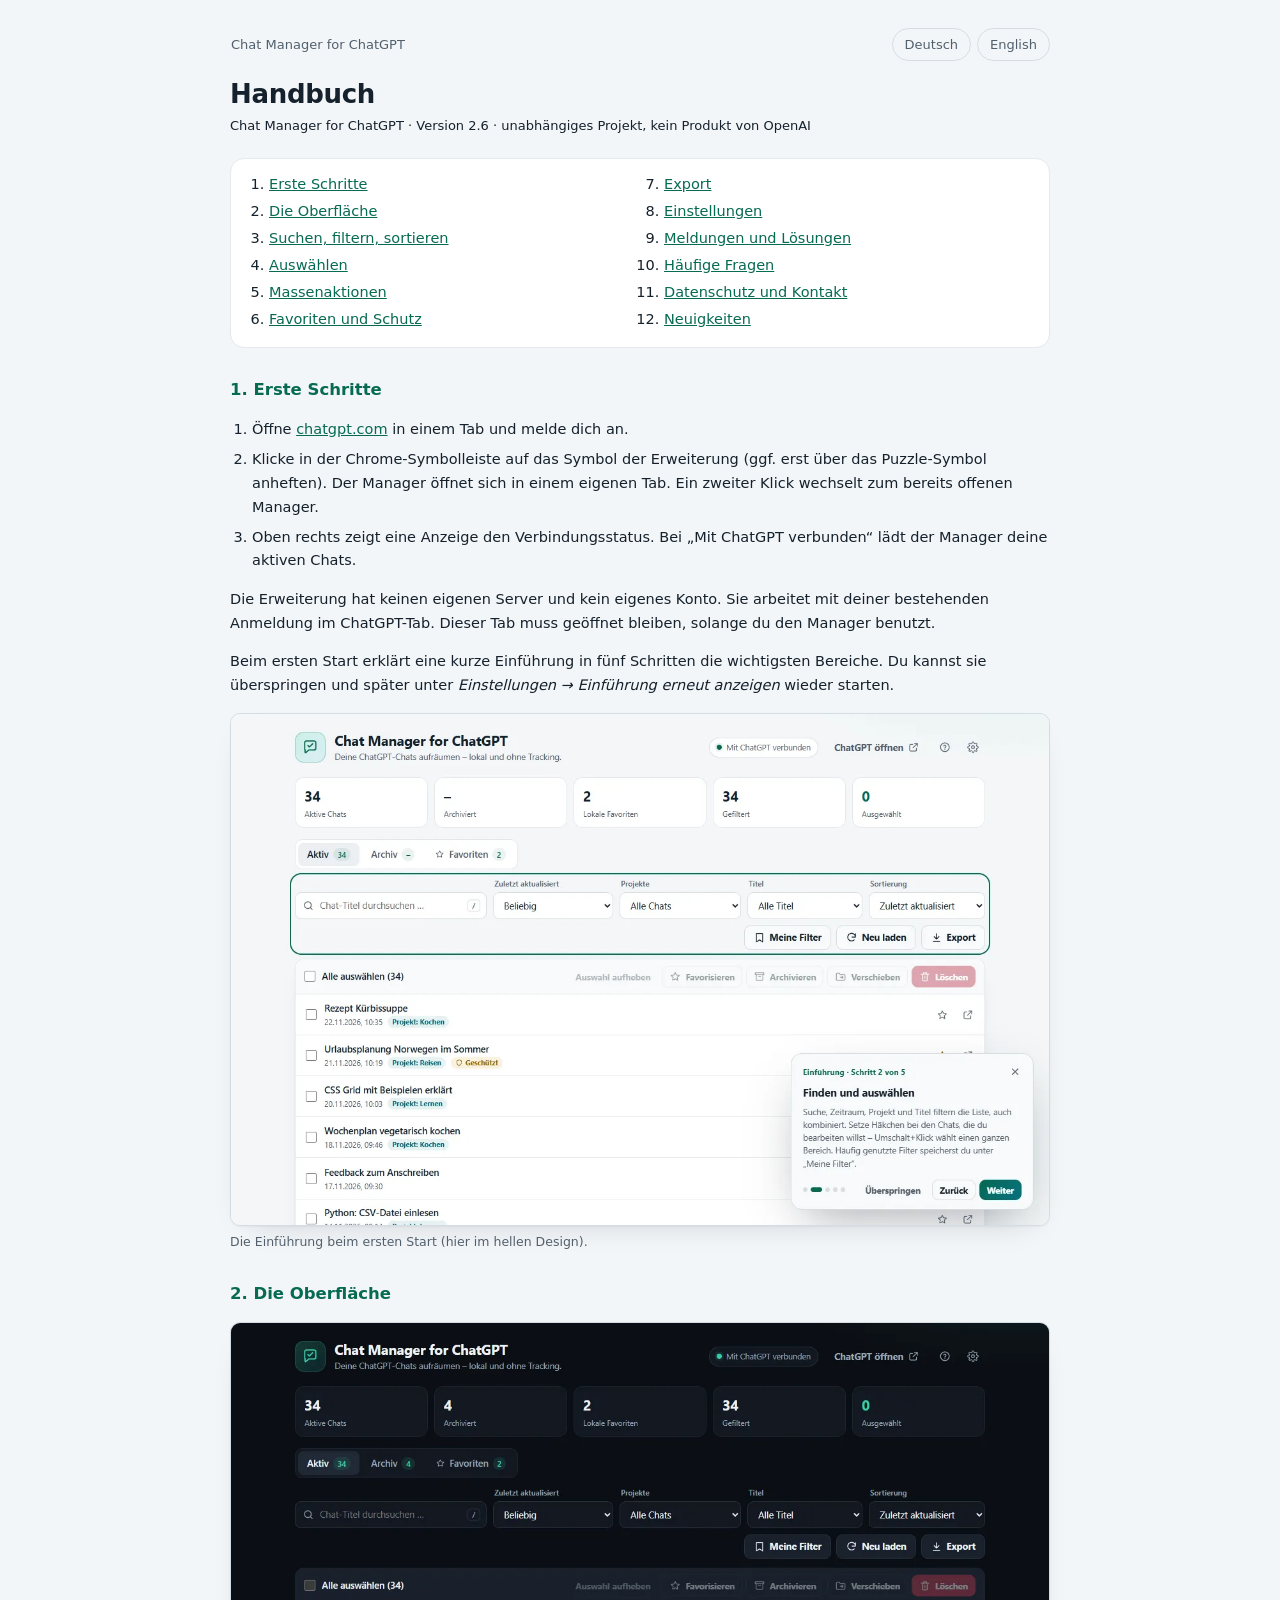
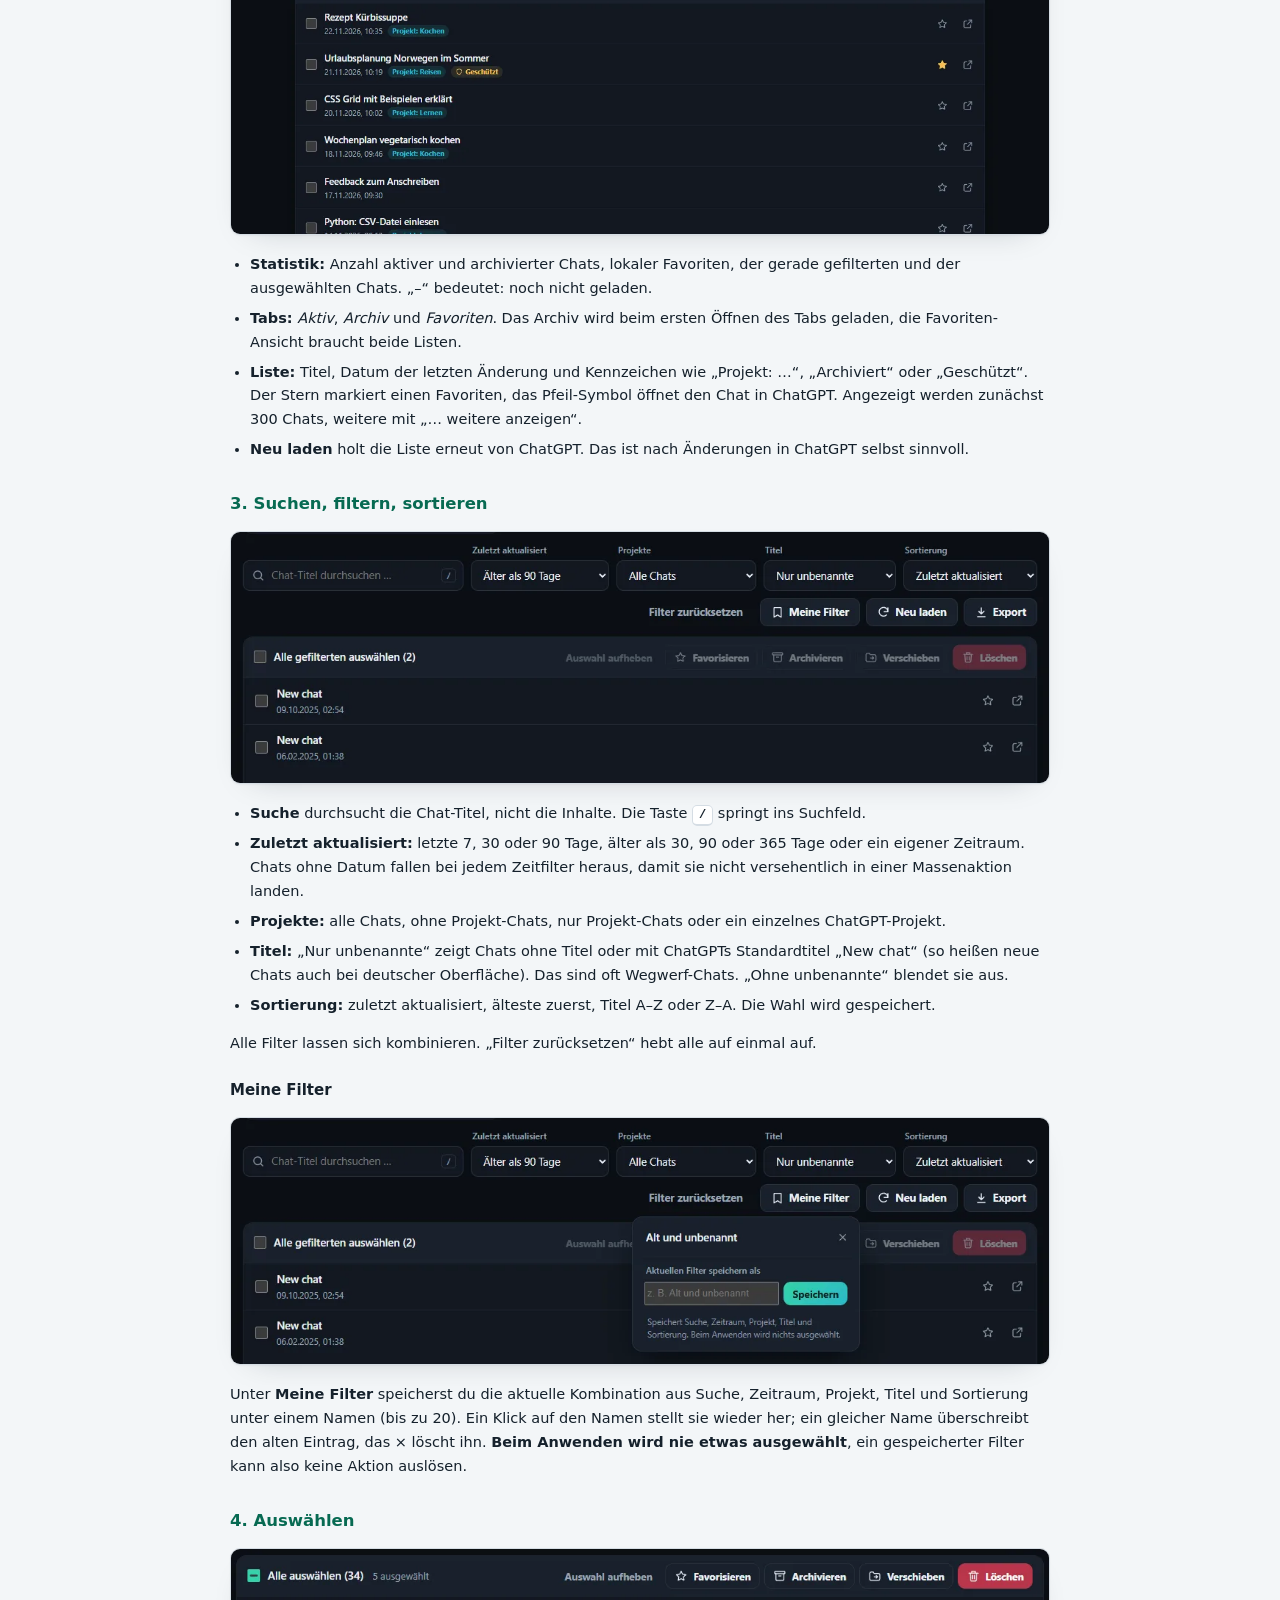
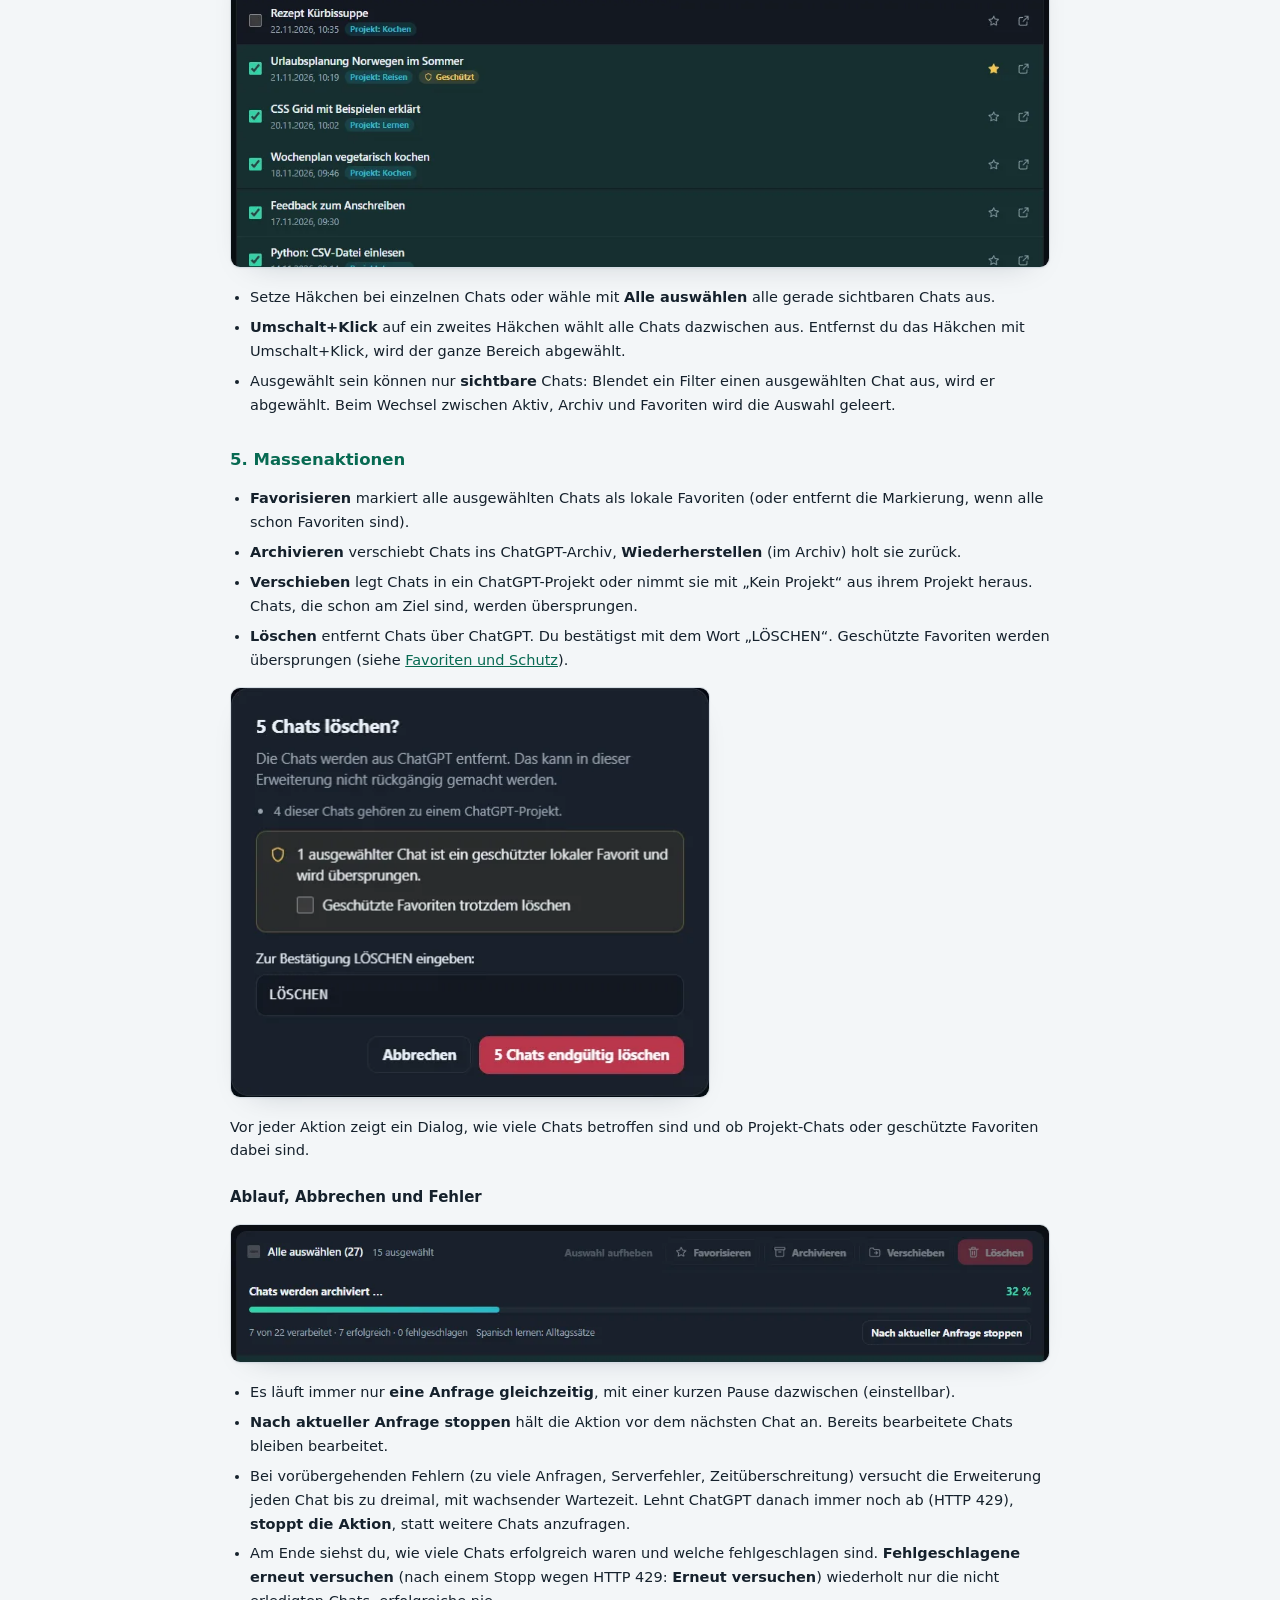
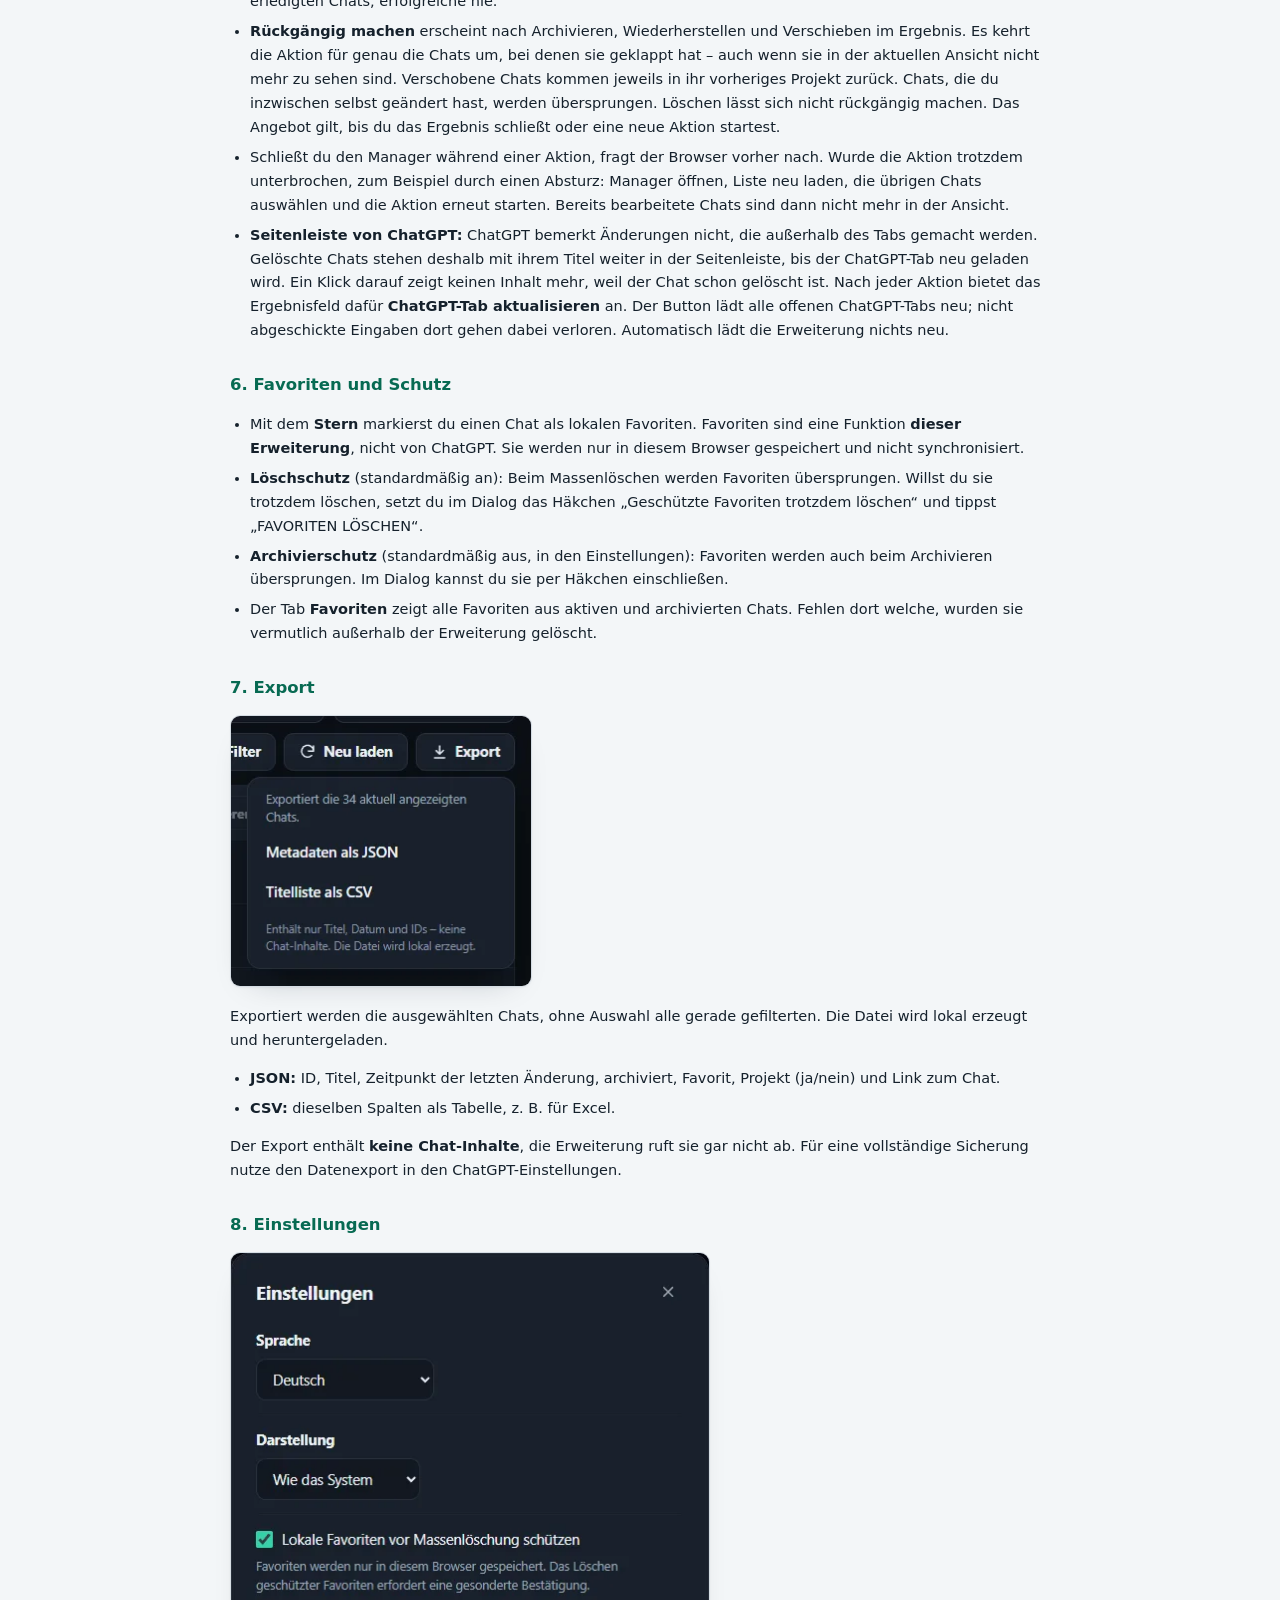
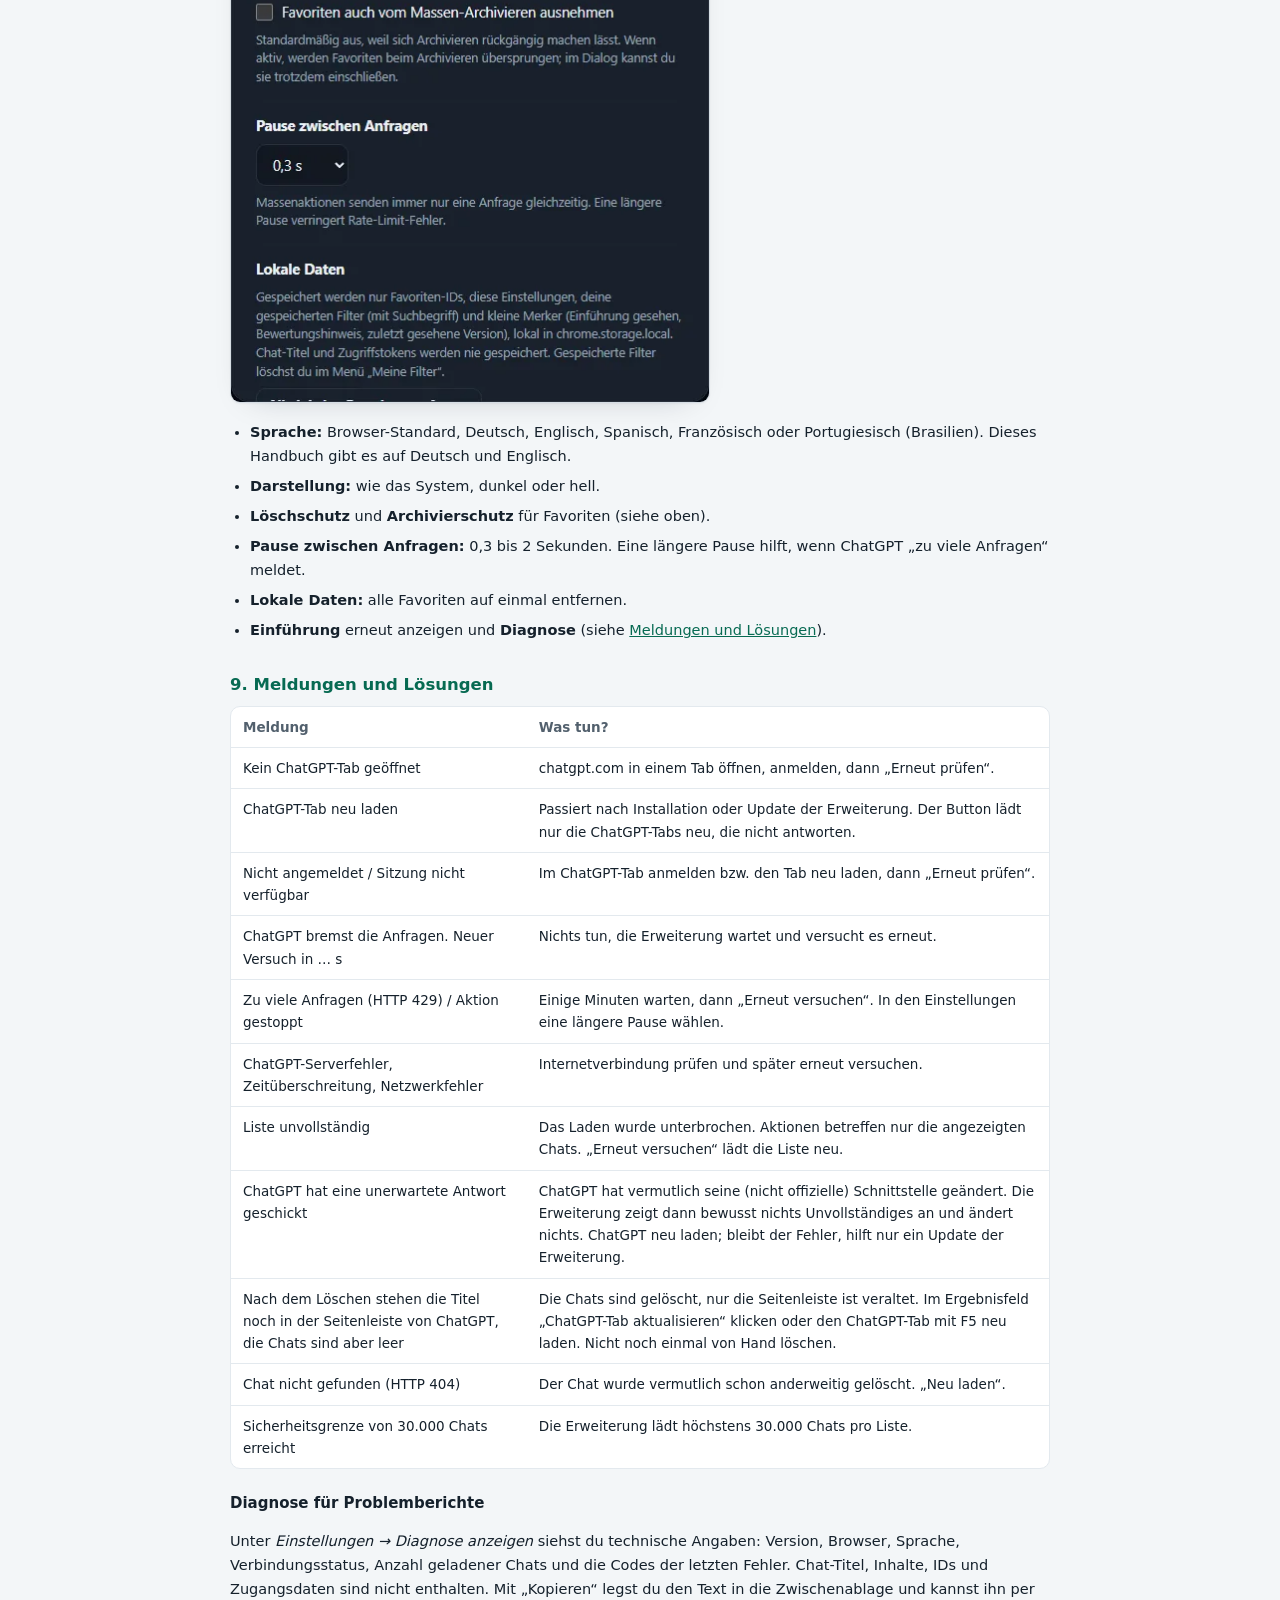
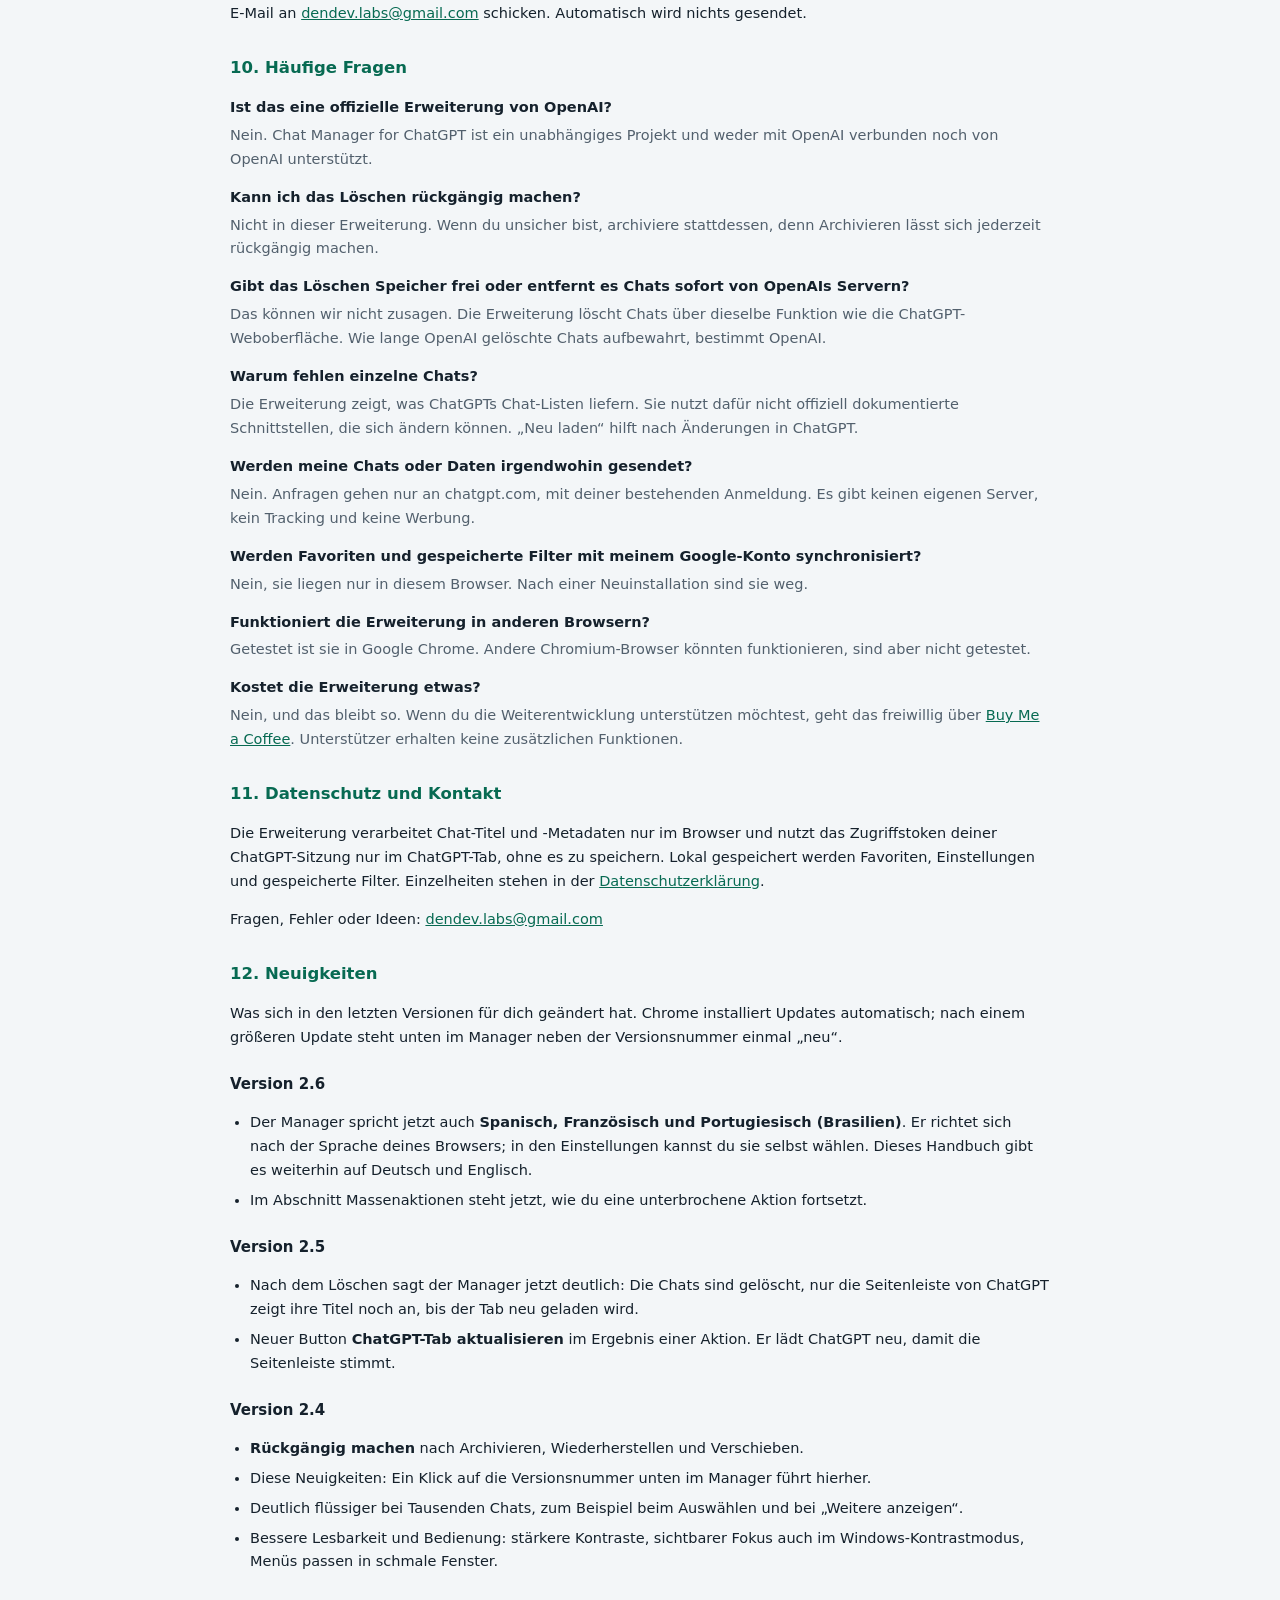
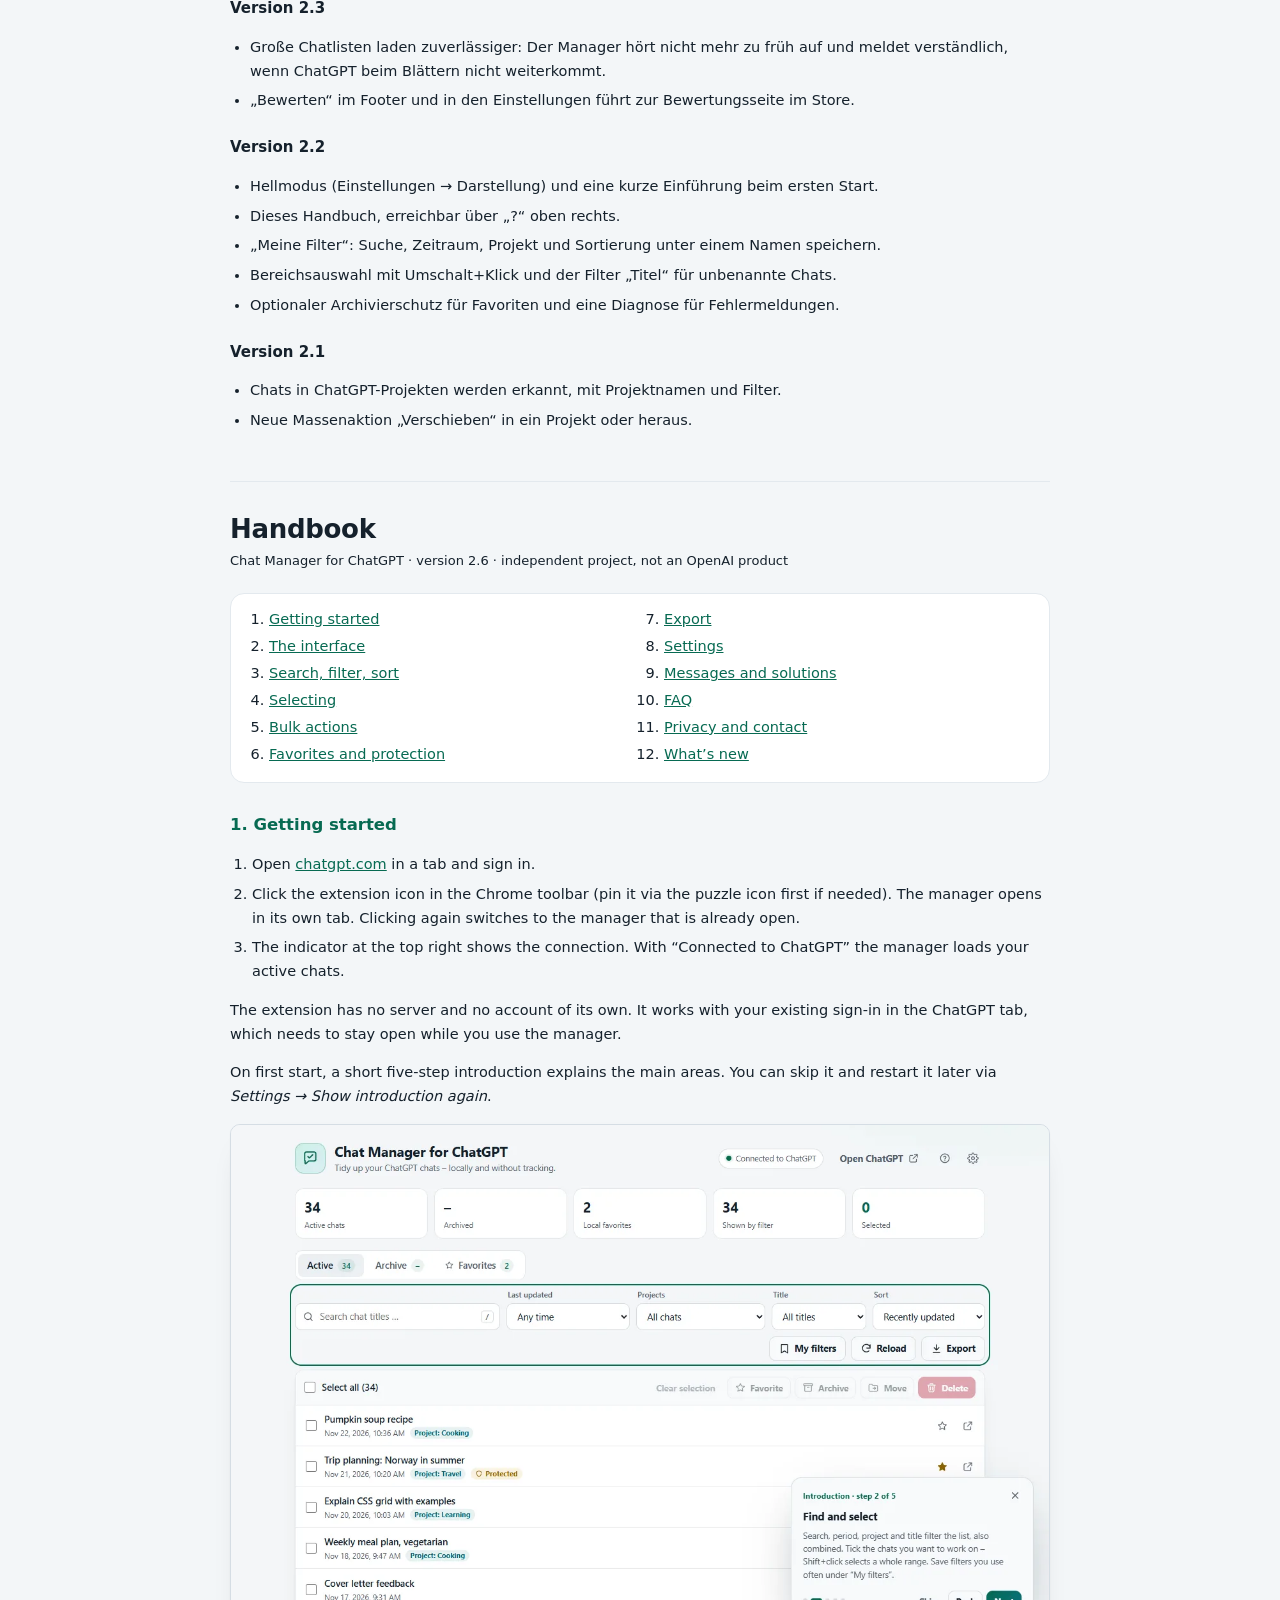
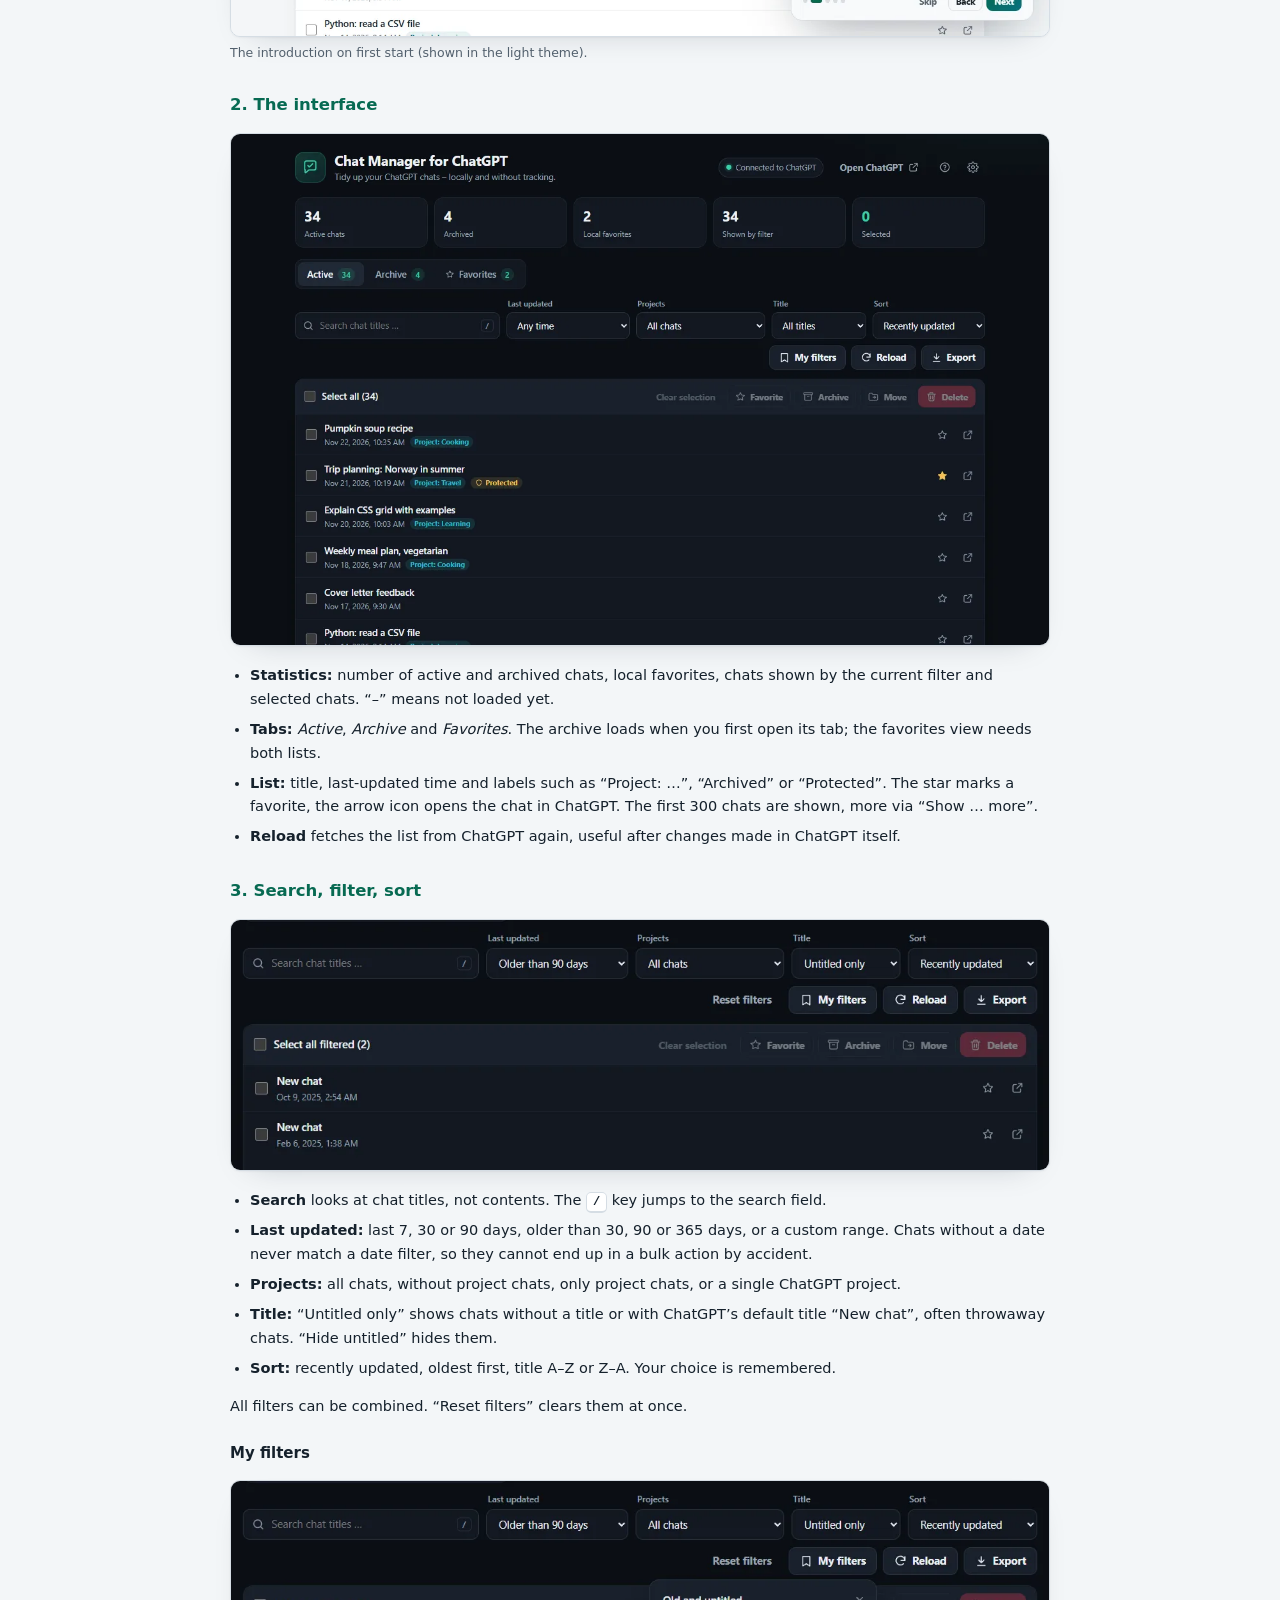
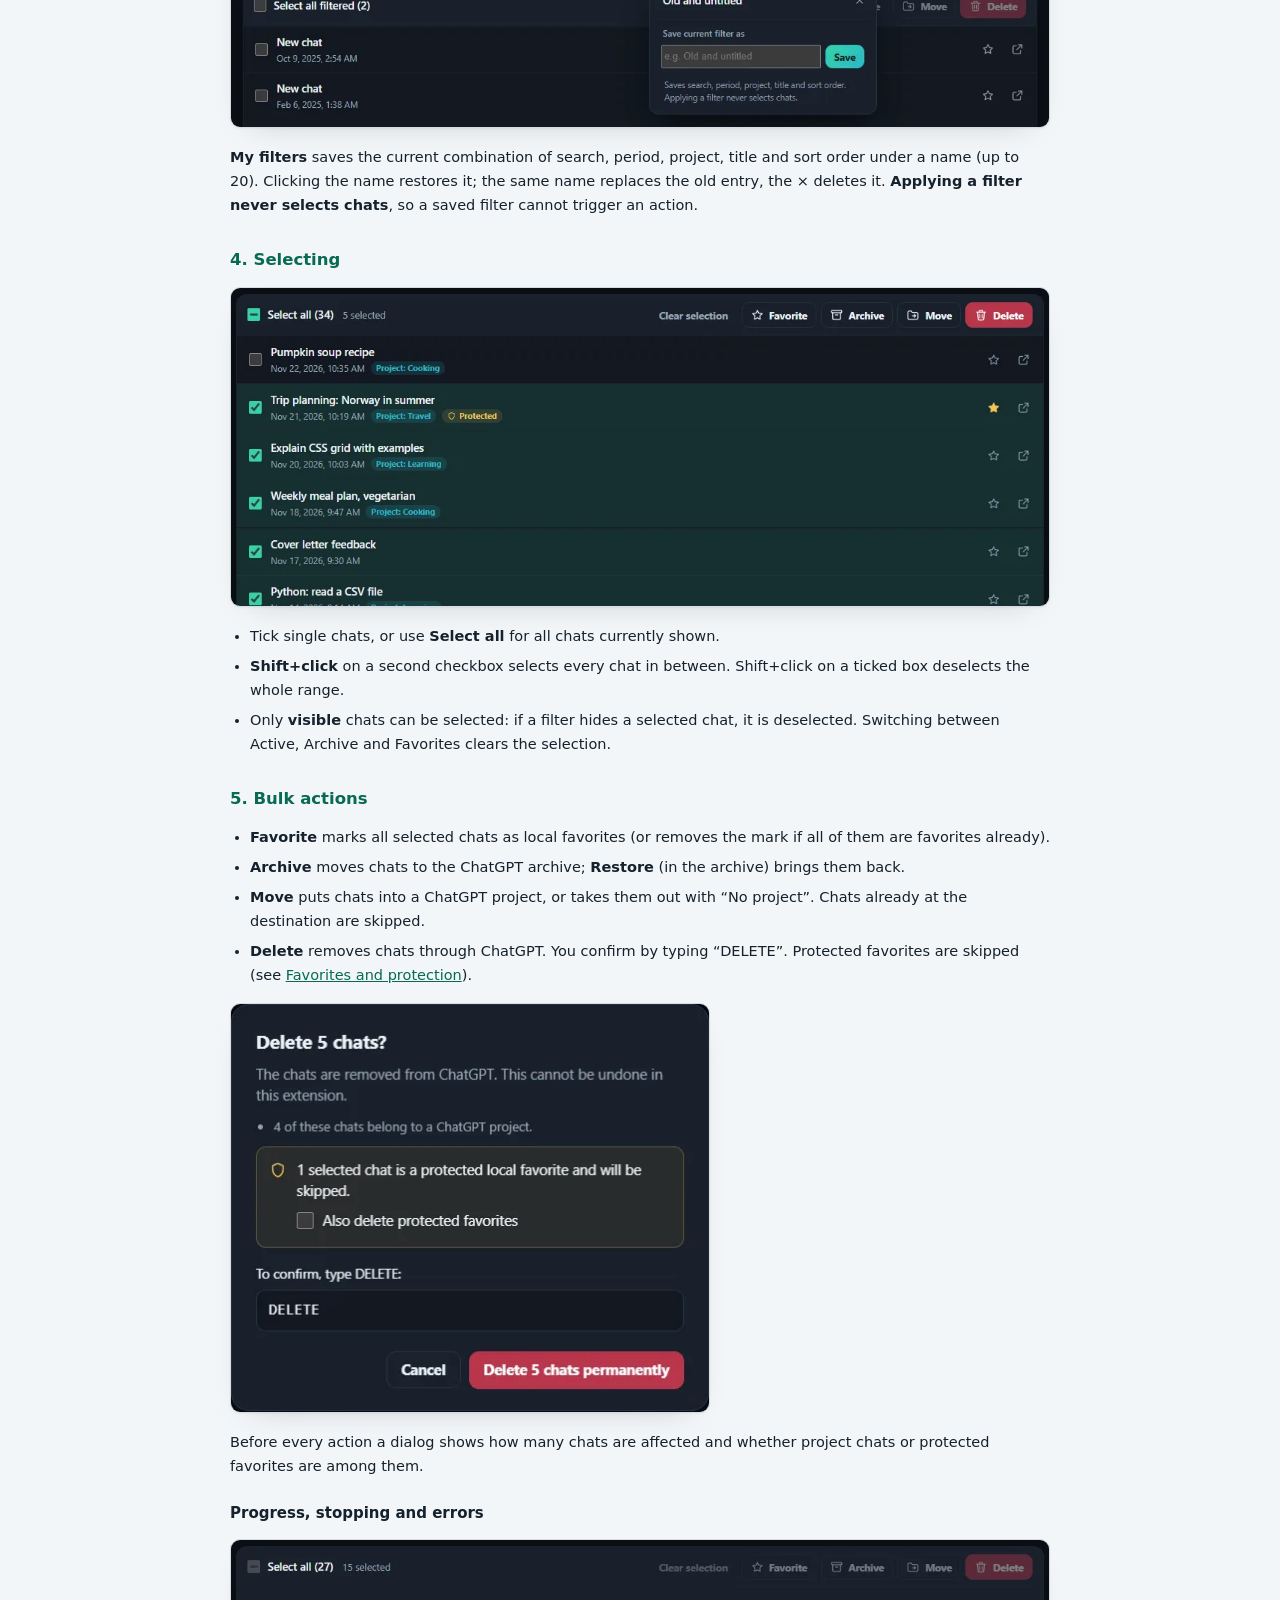
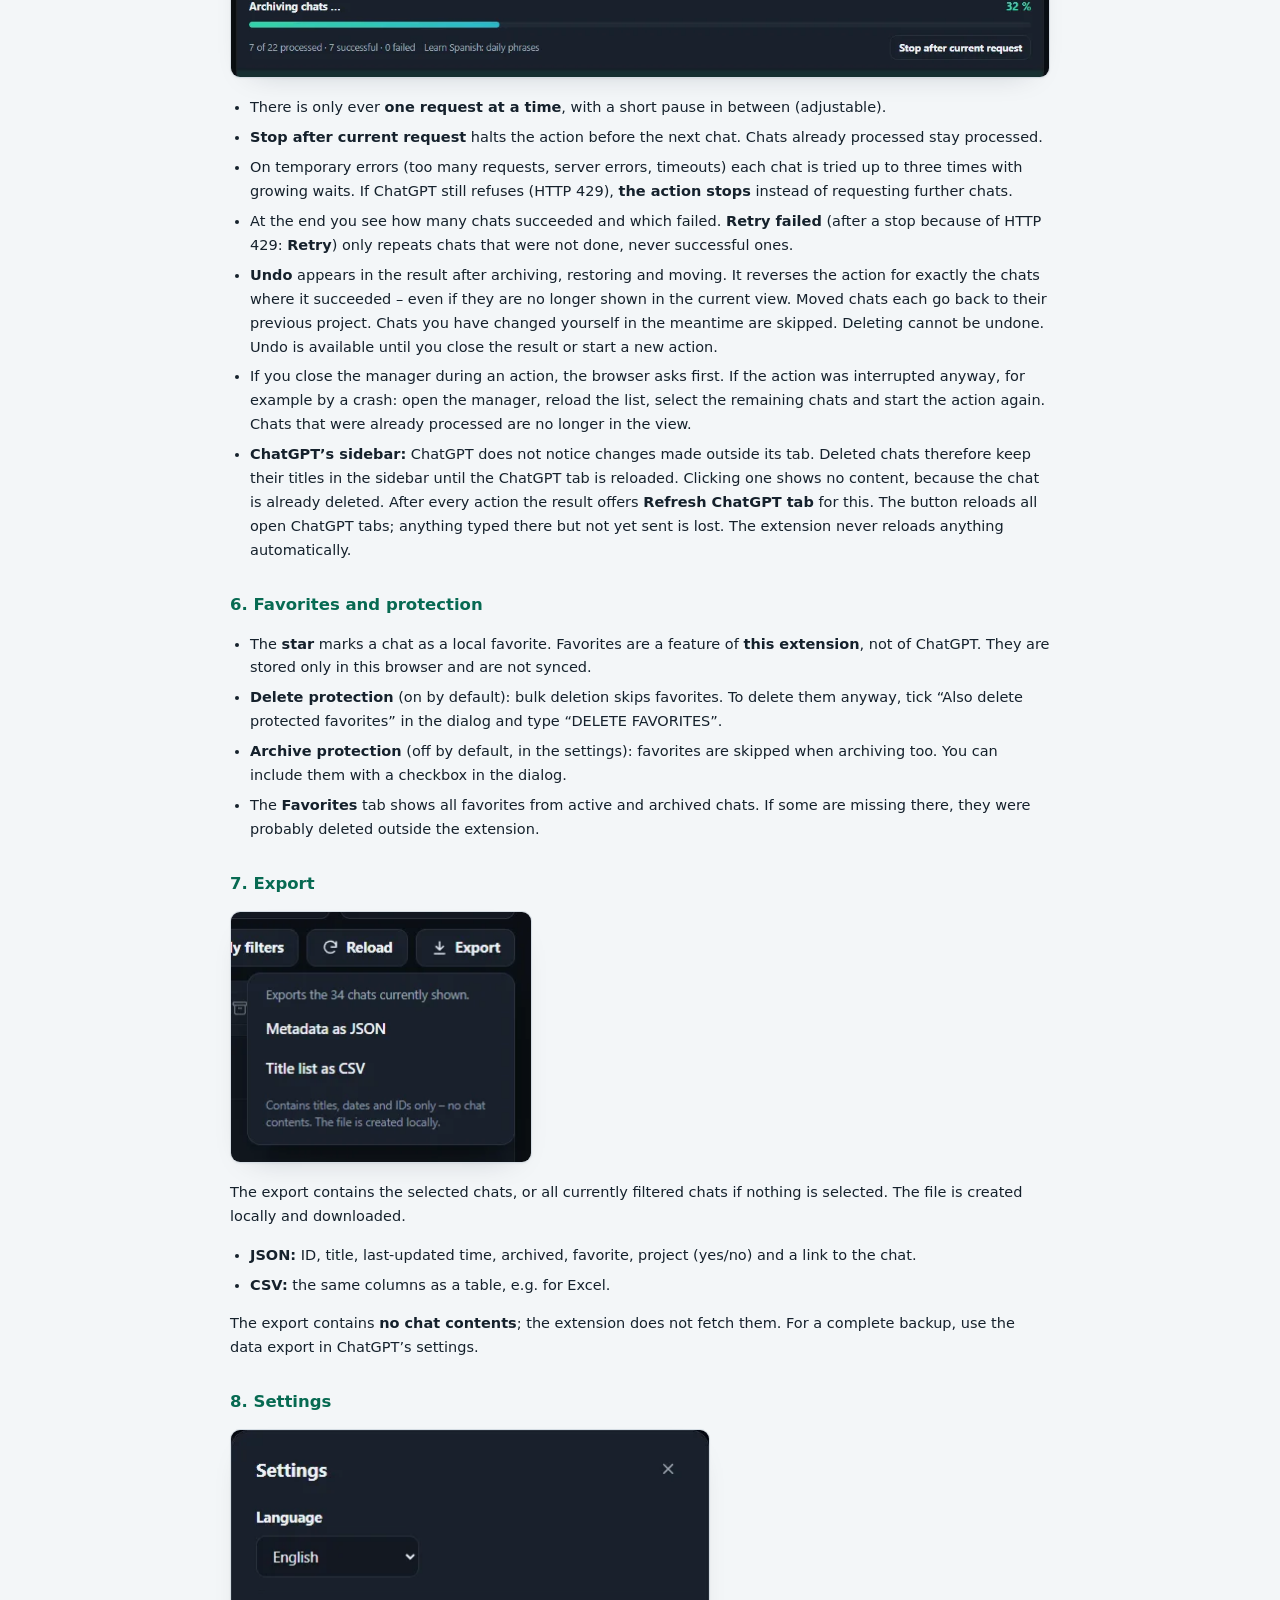
<file: chat-manager/help.html>
<!doctype html>
<html lang="de">
<head>
  <meta charset="utf-8">
  <meta name="viewport" content="width=device-width,initial-scale=1">
  <title>Handbuch / Handbook – Chat Manager for ChatGPT</title>
  <link rel="icon" href="icons/icon48.png">
  <script src="src/theme.js"></script>
  <link rel="stylesheet" href="style.css">
</head>
<body>
<main class="app doc handbook">
  <!-- Handbook for version 2.2. Images: npm run handbook-images (real UI with demo data). -->
  <nav class="doc-lang" aria-label="Sprache / Language">
    <a href="./" class="doc-home">Chat Manager for ChatGPT</a>
    <a href="#de" lang="de" data-lang="de">Deutsch</a>
    <a href="#en" lang="en" data-lang="en">English</a>
  </nav>

  <!-- ============================== DEUTSCH ============================== -->
  <article id="de" lang="de" class="doc-section">
    <h1>Handbuch</h1>
    <p class="doc-meta">Chat Manager for ChatGPT · Version 2.6 · unabhängiges Projekt, kein Produkt von OpenAI</p>

    <nav class="toc" aria-label="Inhalt">
      <ol>
        <li><a href="#de-start">Erste Schritte</a></li>
        <li><a href="#de-overview">Die Oberfläche</a></li>
        <li><a href="#de-filter">Suchen, filtern, sortieren</a></li>
        <li><a href="#de-select">Auswählen</a></li>
        <li><a href="#de-actions">Massenaktionen</a></li>
        <li><a href="#de-favorites">Favoriten und Schutz</a></li>
        <li><a href="#de-export">Export</a></li>
        <li><a href="#de-settings">Einstellungen</a></li>
        <li><a href="#de-errors">Meldungen und Lösungen</a></li>
        <li><a href="#de-faq">Häufige Fragen</a></li>
        <li><a href="#de-privacy">Datenschutz und Kontakt</a></li>
        <li><a href="#de-news">Neuigkeiten</a></li>
      </ol>
    </nav>

    <h2 id="de-start">1. Erste Schritte</h2>
    <ol>
      <li>Öffne <a href="https://chatgpt.com/" target="_blank" rel="noopener noreferrer">chatgpt.com</a> in einem Tab und melde dich an.</li>
      <li>Klicke in der Chrome-Symbolleiste auf das Symbol der Erweiterung (ggf. erst über das Puzzle-Symbol anheften). Der Manager öffnet sich in einem eigenen Tab. Ein zweiter Klick wechselt zum bereits offenen Manager.</li>
      <li>Oben rechts zeigt eine Anzeige den Verbindungsstatus. Bei „Mit ChatGPT verbunden“ lädt der Manager deine aktiven Chats.</li>
    </ol>
    <p>Die Erweiterung hat keinen eigenen Server und kein eigenes Konto. Sie arbeitet mit deiner bestehenden Anmeldung im ChatGPT-Tab. Dieser Tab muss geöffnet bleiben, solange du den Manager benutzt.</p>
    <p>Beim ersten Start erklärt eine kurze Einführung in fünf Schritten die wichtigsten Bereiche. Du kannst sie überspringen und später unter <em>Einstellungen → Einführung erneut anzeigen</em> wieder starten.</p>
    <figure>
      <img src="help/img/de/welcome-light.webp" width="1280" height="800" loading="lazy" alt="Manager im hellen Design mit der Einführungskarte unten rechts; die Filterleiste ist hervorgehoben.">
      <figcaption>Die Einführung beim ersten Start (hier im hellen Design).</figcaption>
    </figure>

    <h2 id="de-overview">2. Die Oberfläche</h2>
    <figure>
      <img src="help/img/de/overview.webp" width="1280" height="800" loading="lazy" alt="Übersicht des Managers: Kopfzeile, Statistik, Tabs, Filterleiste und Chatliste.">
    </figure>
    <ul>
      <li><strong>Statistik:</strong> Anzahl aktiver und archivierter Chats, lokaler Favoriten, der gerade gefilterten und der ausgewählten Chats. „–“ bedeutet: noch nicht geladen.</li>
      <li><strong>Tabs:</strong> <em>Aktiv</em>, <em>Archiv</em> und <em>Favoriten</em>. Das Archiv wird beim ersten Öffnen des Tabs geladen, die Favoriten-Ansicht braucht beide Listen.</li>
      <li><strong>Liste:</strong> Titel, Datum der letzten Änderung und Kennzeichen wie „Projekt: …“, „Archiviert“ oder „Geschützt“. Der Stern markiert einen Favoriten, das Pfeil-Symbol öffnet den Chat in ChatGPT. Angezeigt werden zunächst 300 Chats, weitere mit „… weitere anzeigen“.</li>
      <li><strong>Neu laden</strong> holt die Liste erneut von ChatGPT. Das ist nach Änderungen in ChatGPT selbst sinnvoll.</li>
    </ul>

    <h2 id="de-filter">3. Suchen, filtern, sortieren</h2>
    <figure>
      <img src="help/img/de/filters.webp" width="1112" height="341" loading="lazy" alt="Filterleiste mit Zeitraum „Älter als 90 Tage“ und Titel „Nur unbenannte“; darunter zwei Chats „New chat“.">
    </figure>
    <ul>
      <li><strong>Suche</strong> durchsucht die Chat-Titel, nicht die Inhalte. Die Taste <kbd>/</kbd> springt ins Suchfeld.</li>
      <li><strong>Zuletzt aktualisiert:</strong> letzte 7, 30 oder 90 Tage, älter als 30, 90 oder 365 Tage oder ein eigener Zeitraum. Chats ohne Datum fallen bei jedem Zeitfilter heraus, damit sie nicht versehentlich in einer Massenaktion landen.</li>
      <li><strong>Projekte:</strong> alle Chats, ohne Projekt-Chats, nur Projekt-Chats oder ein einzelnes ChatGPT-Projekt.</li>
      <li><strong>Titel:</strong> „Nur unbenannte“ zeigt Chats ohne Titel oder mit ChatGPTs Standardtitel „New chat“ (so heißen neue Chats auch bei deutscher Oberfläche). Das sind oft Wegwerf-Chats. „Ohne unbenannte“ blendet sie aus.</li>
      <li><strong>Sortierung:</strong> zuletzt aktualisiert, älteste zuerst, Titel A–Z oder Z–A. Die Wahl wird gespeichert.</li>
    </ul>
    <p>Alle Filter lassen sich kombinieren. „Filter zurücksetzen“ hebt alle auf einmal auf.</p>
    <h3>Meine Filter</h3>
    <figure>
      <img src="help/img/de/presets.webp" width="1112" height="335" loading="lazy" alt="Geöffnetes Menü „Meine Filter“ mit dem gespeicherten Filter „Alt und unbenannt“ und einem Feld zum Speichern.">
    </figure>
    <p>Unter <strong>Meine Filter</strong> speicherst du die aktuelle Kombination aus Suche, Zeitraum, Projekt, Titel und Sortierung unter einem Namen (bis zu 20). Ein Klick auf den Namen stellt sie wieder her; ein gleicher Name überschreibt den alten Eintrag, das × löscht ihn. <strong>Beim Anwenden wird nie etwas ausgewählt</strong>, ein gespeicherter Filter kann also keine Aktion auslösen.</p>

    <h2 id="de-select">4. Auswählen</h2>
    <figure>
      <img src="help/img/de/selection.webp" width="1094" height="425" loading="lazy" alt="Fünf ausgewählte Chats, darüber die Aktionsleiste mit Favorisieren, Archivieren, Verschieben und Löschen.">
    </figure>
    <ul>
      <li>Setze Häkchen bei einzelnen Chats oder wähle mit <strong>Alle auswählen</strong> alle gerade sichtbaren Chats aus.</li>
      <li><strong>Umschalt+Klick</strong> auf ein zweites Häkchen wählt alle Chats dazwischen aus. Entfernst du das Häkchen mit Umschalt+Klick, wird der ganze Bereich abgewählt.</li>
      <li>Ausgewählt sein können nur <strong>sichtbare</strong> Chats: Blendet ein Filter einen ausgewählten Chat aus, wird er abgewählt. Beim Wechsel zwischen Aktiv, Archiv und Favoriten wird die Auswahl geleert.</li>
    </ul>

    <h2 id="de-actions">5. Massenaktionen</h2>
    <ul>
      <li><strong>Favorisieren</strong> markiert alle ausgewählten Chats als lokale Favoriten (oder entfernt die Markierung, wenn alle schon Favoriten sind).</li>
      <li><strong>Archivieren</strong> verschiebt Chats ins ChatGPT-Archiv, <strong>Wiederherstellen</strong> (im Archiv) holt sie zurück.</li>
      <li><strong>Verschieben</strong> legt Chats in ein ChatGPT-Projekt oder nimmt sie mit „Kein Projekt“ aus ihrem Projekt heraus. Chats, die schon am Ziel sind, werden übersprungen.</li>
      <li><strong>Löschen</strong> entfernt Chats über ChatGPT. Du bestätigst mit dem Wort „LÖSCHEN“. Geschützte Favoriten werden übersprungen (siehe <a href="#de-favorites">Favoriten und Schutz</a>).</li>
    </ul>
    <figure class="narrow">
      <img src="help/img/de/delete.webp" width="480" height="410" loading="lazy" alt="Bestätigungsdialog „5 Chats löschen?“ mit Hinweis auf einen geschützten Favoriten und dem Eingabefeld für LÖSCHEN.">
    </figure>
    <p>Vor jeder Aktion zeigt ein Dialog, wie viele Chats betroffen sind und ob Projekt-Chats oder geschützte Favoriten dabei sind.</p>
    <h3>Ablauf, Abbrechen und Fehler</h3>
    <figure>
      <img src="help/img/de/progress.webp" width="1094" height="183" loading="lazy" alt="Fortschrittsanzeige: 32 %, 7 von 22 verarbeitet, Button „Nach aktueller Anfrage stoppen“.">
    </figure>
    <ul>
      <li>Es läuft immer nur <strong>eine Anfrage gleichzeitig</strong>, mit einer kurzen Pause dazwischen (einstellbar).</li>
      <li><strong>Nach aktueller Anfrage stoppen</strong> hält die Aktion vor dem nächsten Chat an. Bereits bearbeitete Chats bleiben bearbeitet.</li>
      <li>Bei vorübergehenden Fehlern (zu viele Anfragen, Serverfehler, Zeitüberschreitung) versucht die Erweiterung jeden Chat bis zu dreimal, mit wachsender Wartezeit. Lehnt ChatGPT danach immer noch ab (HTTP 429), <strong>stoppt die Aktion</strong>, statt weitere Chats anzufragen.</li>
      <li>Am Ende siehst du, wie viele Chats erfolgreich waren und welche fehlgeschlagen sind. <strong>Fehlgeschlagene erneut versuchen</strong> (nach einem Stopp wegen HTTP 429: <strong>Erneut versuchen</strong>) wiederholt nur die nicht erledigten Chats, erfolgreiche nie.</li>
      <li><strong>Rückgängig machen</strong> erscheint nach Archivieren, Wiederherstellen und Verschieben im Ergebnis. Es kehrt die Aktion für genau die Chats um, bei denen sie geklappt hat – auch wenn sie in der aktuellen Ansicht nicht mehr zu sehen sind. Verschobene Chats kommen jeweils in ihr vorheriges Projekt zurück. Chats, die du inzwischen selbst geändert hast, werden übersprungen. Löschen lässt sich nicht rückgängig machen. Das Angebot gilt, bis du das Ergebnis schließt oder eine neue Aktion startest.</li>
      <li>Schließt du den Manager während einer Aktion, fragt der Browser vorher nach. Wurde die Aktion trotzdem unterbrochen, zum Beispiel durch einen Absturz: Manager öffnen, Liste neu laden, die übrigen Chats auswählen und die Aktion erneut starten. Bereits bearbeitete Chats sind dann nicht mehr in der Ansicht.</li>
      <li><strong>Seitenleiste von ChatGPT:</strong> ChatGPT bemerkt Änderungen nicht, die außerhalb des Tabs gemacht werden. Gelöschte Chats stehen deshalb mit ihrem Titel weiter in der Seitenleiste, bis der ChatGPT-Tab neu geladen wird. Ein Klick darauf zeigt keinen Inhalt mehr, weil der Chat schon gelöscht ist. Nach jeder Aktion bietet das Ergebnisfeld dafür <strong>ChatGPT-Tab aktualisieren</strong> an. Der Button lädt alle offenen ChatGPT-Tabs neu; nicht abgeschickte Eingaben dort gehen dabei verloren. Automatisch lädt die Erweiterung nichts neu.</li>
    </ul>

    <h2 id="de-favorites">6. Favoriten und Schutz</h2>
    <ul>
      <li>Mit dem <strong>Stern</strong> markierst du einen Chat als lokalen Favoriten. Favoriten sind eine Funktion <strong>dieser Erweiterung</strong>, nicht von ChatGPT. Sie werden nur in diesem Browser gespeichert und nicht synchronisiert.</li>
      <li><strong>Löschschutz</strong> (standardmäßig an): Beim Massenlöschen werden Favoriten übersprungen. Willst du sie trotzdem löschen, setzt du im Dialog das Häkchen „Geschützte Favoriten trotzdem löschen“ und tippst „FAVORITEN LÖSCHEN“.</li>
      <li><strong>Archivierschutz</strong> (standardmäßig aus, in den Einstellungen): Favoriten werden auch beim Archivieren übersprungen. Im Dialog kannst du sie per Häkchen einschließen.</li>
      <li>Der Tab <strong>Favoriten</strong> zeigt alle Favoriten aus aktiven und archivierten Chats. Fehlen dort welche, wurden sie vermutlich außerhalb der Erweiterung gelöscht.</li>
    </ul>

    <h2 id="de-export">7. Export</h2>
    <figure class="narrow">
      <img src="help/img/de/export.webp" width="302" height="271" loading="lazy" alt="Export-Menü mit „Metadaten als JSON“ und „Titelliste als CSV“.">
    </figure>
    <p>Exportiert werden die ausgewählten Chats, ohne Auswahl alle gerade gefilterten. Die Datei wird lokal erzeugt und heruntergeladen.</p>
    <ul>
      <li><strong>JSON:</strong> ID, Titel, Zeitpunkt der letzten Änderung, archiviert, Favorit, Projekt (ja/nein) und Link zum Chat.</li>
      <li><strong>CSV:</strong> dieselben Spalten als Tabelle, z. B. für Excel.</li>
    </ul>
    <p>Der Export enthält <strong>keine Chat-Inhalte</strong>, die Erweiterung ruft sie gar nicht ab. Für eine vollständige Sicherung nutze den Datenexport in den ChatGPT-Einstellungen.</p>

    <h2 id="de-settings">8. Einstellungen</h2>
    <figure class="narrow">
      <img src="help/img/de/settings.webp" width="480" height="752" loading="lazy" alt="Einstellungsdialog mit Sprache, Darstellung, Schutzoptionen und Pause zwischen Anfragen.">
    </figure>
    <ul>
      <li><strong>Sprache:</strong> Browser-Standard, Deutsch, Englisch, Spanisch, Französisch oder Portugiesisch (Brasilien). Dieses Handbuch gibt es auf Deutsch und Englisch.</li>
      <li><strong>Darstellung:</strong> wie das System, dunkel oder hell.</li>
      <li><strong>Löschschutz</strong> und <strong>Archivierschutz</strong> für Favoriten (siehe oben).</li>
      <li><strong>Pause zwischen Anfragen:</strong> 0,3 bis 2 Sekunden. Eine längere Pause hilft, wenn ChatGPT „zu viele Anfragen“ meldet.</li>
      <li><strong>Lokale Daten:</strong> alle Favoriten auf einmal entfernen.</li>
      <li><strong>Einführung</strong> erneut anzeigen und <strong>Diagnose</strong> (siehe <a href="#de-errors">Meldungen und Lösungen</a>).</li>
    </ul>

    <h2 id="de-errors">9. Meldungen und Lösungen</h2>
    <div class="doc-table">
      <table>
        <thead><tr><th scope="col">Meldung</th><th scope="col">Was tun?</th></tr></thead>
        <tbody>
          <tr><td>Kein ChatGPT-Tab geöffnet</td><td>chatgpt.com in einem Tab öffnen, anmelden, dann „Erneut prüfen“.</td></tr>
          <tr><td>ChatGPT-Tab neu laden</td><td>Passiert nach Installation oder Update der Erweiterung. Der Button lädt nur die ChatGPT-Tabs neu, die nicht antworten.</td></tr>
          <tr><td>Nicht angemeldet / Sitzung nicht verfügbar</td><td>Im ChatGPT-Tab anmelden bzw. den Tab neu laden, dann „Erneut prüfen“.</td></tr>
          <tr><td>ChatGPT bremst die Anfragen. Neuer Versuch in … s</td><td>Nichts tun, die Erweiterung wartet und versucht es erneut.</td></tr>
          <tr><td>Zu viele Anfragen (HTTP 429) / Aktion gestoppt</td><td>Einige Minuten warten, dann „Erneut versuchen“. In den Einstellungen eine längere Pause wählen.</td></tr>
          <tr><td>ChatGPT-Serverfehler, Zeitüberschreitung, Netzwerkfehler</td><td>Internetverbindung prüfen und später erneut versuchen.</td></tr>
          <tr><td>Liste unvollständig</td><td>Das Laden wurde unterbrochen. Aktionen betreffen nur die angezeigten Chats. „Erneut versuchen“ lädt die Liste neu.</td></tr>
          <tr><td>ChatGPT hat eine unerwartete Antwort geschickt</td><td>ChatGPT hat vermutlich seine (nicht offizielle) Schnittstelle geändert. Die Erweiterung zeigt dann bewusst nichts Unvollständiges an und ändert nichts. ChatGPT neu laden; bleibt der Fehler, hilft nur ein Update der Erweiterung.</td></tr>
          <tr><td>Nach dem Löschen stehen die Titel noch in der Seitenleiste von ChatGPT, die Chats sind aber leer</td><td>Die Chats sind gelöscht, nur die Seitenleiste ist veraltet. Im Ergebnisfeld „ChatGPT-Tab aktualisieren“ klicken oder den ChatGPT-Tab mit F5 neu laden. Nicht noch einmal von Hand löschen.</td></tr>
          <tr><td>Chat nicht gefunden (HTTP 404)</td><td>Der Chat wurde vermutlich schon anderweitig gelöscht. „Neu laden“.</td></tr>
          <tr><td>Sicherheitsgrenze von 30.000 Chats erreicht</td><td>Die Erweiterung lädt höchstens 30.000 Chats pro Liste.</td></tr>
        </tbody>
      </table>
    </div>
    <h3>Diagnose für Problemberichte</h3>
    <p>Unter <em>Einstellungen → Diagnose anzeigen</em> siehst du technische Angaben: Version, Browser, Sprache, Verbindungsstatus, Anzahl geladener Chats und die Codes der letzten Fehler. Chat-Titel, Inhalte, IDs und Zugangsdaten sind nicht enthalten. Mit „Kopieren“ legst du den Text in die Zwischenablage und kannst ihn per E-Mail an <a href="mailto:dendev.labs@gmail.com">dendev.labs@gmail.com</a> schicken. Automatisch wird nichts gesendet.</p>

    <h2 id="de-faq">10. Häufige Fragen</h2>
    <dl class="faq">
      <dt>Ist das eine offizielle Erweiterung von OpenAI?</dt>
      <dd>Nein. Chat Manager for ChatGPT ist ein unabhängiges Projekt und weder mit OpenAI verbunden noch von OpenAI unterstützt.</dd>
      <dt>Kann ich das Löschen rückgängig machen?</dt>
      <dd>Nicht in dieser Erweiterung. Wenn du unsicher bist, archiviere stattdessen, denn Archivieren lässt sich jederzeit rückgängig machen.</dd>
      <dt>Gibt das Löschen Speicher frei oder entfernt es Chats sofort von OpenAIs Servern?</dt>
      <dd>Das können wir nicht zusagen. Die Erweiterung löscht Chats über dieselbe Funktion wie die ChatGPT-Weboberfläche. Wie lange OpenAI gelöschte Chats aufbewahrt, bestimmt OpenAI.</dd>
      <dt>Warum fehlen einzelne Chats?</dt>
      <dd>Die Erweiterung zeigt, was ChatGPTs Chat-Listen liefern. Sie nutzt dafür nicht offiziell dokumentierte Schnittstellen, die sich ändern können. „Neu laden“ hilft nach Änderungen in ChatGPT.</dd>
      <dt>Werden meine Chats oder Daten irgendwohin gesendet?</dt>
      <dd>Nein. Anfragen gehen nur an chatgpt.com, mit deiner bestehenden Anmeldung. Es gibt keinen eigenen Server, kein Tracking und keine Werbung.</dd>
      <dt>Werden Favoriten und gespeicherte Filter mit meinem Google-Konto synchronisiert?</dt>
      <dd>Nein, sie liegen nur in diesem Browser. Nach einer Neuinstallation sind sie weg.</dd>
      <dt>Funktioniert die Erweiterung in anderen Browsern?</dt>
      <dd>Getestet ist sie in Google Chrome. Andere Chromium-Browser könnten funktionieren, sind aber nicht getestet.</dd>
      <dt>Kostet die Erweiterung etwas?</dt>
      <dd>Nein, und das bleibt so. Wenn du die Weiterentwicklung unterstützen möchtest, geht das freiwillig über <a href="https://buymeacoffee.com/rockstaa" target="_blank" rel="noopener noreferrer">Buy Me a Coffee</a>. Unterstützer erhalten keine zusätzlichen Funktionen.</dd>
    </dl>

    <h2 id="de-privacy">11. Datenschutz und Kontakt</h2>
    <p>Die Erweiterung verarbeitet Chat-Titel und -Metadaten nur im Browser und nutzt das Zugriffstoken deiner ChatGPT-Sitzung nur im ChatGPT-Tab, ohne es zu speichern. Lokal gespeichert werden Favoriten, Einstellungen und gespeicherte Filter. Einzelheiten stehen in der <a href="privacy.html">Datenschutzerklärung</a>.</p>
    <p>Fragen, Fehler oder Ideen: <a href="mailto:dendev.labs@gmail.com">dendev.labs@gmail.com</a></p>

    <h2 id="de-news">12. Neuigkeiten</h2>
    <p>Was sich in den letzten Versionen für dich geändert hat. Chrome installiert Updates automatisch; nach einem größeren Update steht unten im Manager neben der Versionsnummer einmal „neu“.</p>
    <h3 id="de-news-2-6">Version 2.6</h3>
    <ul>
      <li>Der Manager spricht jetzt auch <strong>Spanisch, Französisch und Portugiesisch (Brasilien)</strong>. Er richtet sich nach der Sprache deines Browsers; in den Einstellungen kannst du sie selbst wählen. Dieses Handbuch gibt es weiterhin auf Deutsch und Englisch.</li>
      <li>Im Abschnitt Massenaktionen steht jetzt, wie du eine unterbrochene Aktion fortsetzt.</li>
    </ul>
    <h3 id="de-news-2-5">Version 2.5</h3>
    <ul>
      <li>Nach dem Löschen sagt der Manager jetzt deutlich: Die Chats sind gelöscht, nur die Seitenleiste von ChatGPT zeigt ihre Titel noch an, bis der Tab neu geladen wird.</li>
      <li>Neuer Button <strong>ChatGPT-Tab aktualisieren</strong> im Ergebnis einer Aktion. Er lädt ChatGPT neu, damit die Seitenleiste stimmt.</li>
    </ul>
    <h3 id="de-news-2-4">Version 2.4</h3>
    <ul>
      <li><strong>Rückgängig machen</strong> nach Archivieren, Wiederherstellen und Verschieben.</li>
      <li>Diese Neuigkeiten: Ein Klick auf die Versionsnummer unten im Manager führt hierher.</li>
      <li>Deutlich flüssiger bei Tausenden Chats, zum Beispiel beim Auswählen und bei „Weitere anzeigen“.</li>
      <li>Bessere Lesbarkeit und Bedienung: stärkere Kontraste, sichtbarer Fokus auch im Windows-Kontrastmodus, Menüs passen in schmale Fenster.</li>
    </ul>
    <h3 id="de-news-2-3">Version 2.3</h3>
    <ul>
      <li>Große Chatlisten laden zuverlässiger: Der Manager hört nicht mehr zu früh auf und meldet verständlich, wenn ChatGPT beim Blättern nicht weiterkommt.</li>
      <li>„Bewerten“ im Footer und in den Einstellungen führt zur Bewertungsseite im Store.</li>
    </ul>
    <h3 id="de-news-2-2">Version 2.2</h3>
    <ul>
      <li>Hellmodus (Einstellungen → Darstellung) und eine kurze Einführung beim ersten Start.</li>
      <li>Dieses Handbuch, erreichbar über „?“ oben rechts.</li>
      <li>„Meine Filter“: Suche, Zeitraum, Projekt und Sortierung unter einem Namen speichern.</li>
      <li>Bereichsauswahl mit Umschalt+Klick und der Filter „Titel“ für unbenannte Chats.</li>
      <li>Optionaler Archivierschutz für Favoriten und eine Diagnose für Fehlermeldungen.</li>
    </ul>
    <h3 id="de-news-2-1">Version 2.1</h3>
    <ul>
      <li>Chats in ChatGPT-Projekten werden erkannt, mit Projektnamen und Filter.</li>
      <li>Neue Massenaktion „Verschieben“ in ein Projekt oder heraus.</li>
    </ul>
  </article>

  <!-- ============================== ENGLISH ============================== -->
  <article id="en" lang="en" class="doc-section">
    <h1>Handbook</h1>
    <p class="doc-meta">Chat Manager for ChatGPT · version 2.6 · independent project, not an OpenAI product</p>

    <nav class="toc" aria-label="Contents">
      <ol>
        <li><a href="#en-start">Getting started</a></li>
        <li><a href="#en-overview">The interface</a></li>
        <li><a href="#en-filter">Search, filter, sort</a></li>
        <li><a href="#en-select">Selecting</a></li>
        <li><a href="#en-actions">Bulk actions</a></li>
        <li><a href="#en-favorites">Favorites and protection</a></li>
        <li><a href="#en-export">Export</a></li>
        <li><a href="#en-settings">Settings</a></li>
        <li><a href="#en-errors">Messages and solutions</a></li>
        <li><a href="#en-faq">FAQ</a></li>
        <li><a href="#en-privacy">Privacy and contact</a></li>
        <li><a href="#en-news">What’s new</a></li>
      </ol>
    </nav>

    <h2 id="en-start">1. Getting started</h2>
    <ol>
      <li>Open <a href="https://chatgpt.com/" target="_blank" rel="noopener noreferrer">chatgpt.com</a> in a tab and sign in.</li>
      <li>Click the extension icon in the Chrome toolbar (pin it via the puzzle icon first if needed). The manager opens in its own tab. Clicking again switches to the manager that is already open.</li>
      <li>The indicator at the top right shows the connection. With “Connected to ChatGPT” the manager loads your active chats.</li>
    </ol>
    <p>The extension has no server and no account of its own. It works with your existing sign-in in the ChatGPT tab, which needs to stay open while you use the manager.</p>
    <p>On first start, a short five-step introduction explains the main areas. You can skip it and restart it later via <em>Settings → Show introduction again</em>.</p>
    <figure>
      <img src="help/img/en/welcome-light.webp" width="1280" height="800" loading="lazy" alt="Manager in the light theme with the introduction card at the bottom right; the filter bar is highlighted.">
      <figcaption>The introduction on first start (shown in the light theme).</figcaption>
    </figure>

    <h2 id="en-overview">2. The interface</h2>
    <figure>
      <img src="help/img/en/overview.webp" width="1280" height="800" loading="lazy" alt="Manager overview: header, statistics, tabs, filter bar and chat list.">
    </figure>
    <ul>
      <li><strong>Statistics:</strong> number of active and archived chats, local favorites, chats shown by the current filter and selected chats. “–” means not loaded yet.</li>
      <li><strong>Tabs:</strong> <em>Active</em>, <em>Archive</em> and <em>Favorites</em>. The archive loads when you first open its tab; the favorites view needs both lists.</li>
      <li><strong>List:</strong> title, last-updated time and labels such as “Project: …”, “Archived” or “Protected”. The star marks a favorite, the arrow icon opens the chat in ChatGPT. The first 300 chats are shown, more via “Show … more”.</li>
      <li><strong>Reload</strong> fetches the list from ChatGPT again, useful after changes made in ChatGPT itself.</li>
    </ul>

    <h2 id="en-filter">3. Search, filter, sort</h2>
    <figure>
      <img src="help/img/en/filters.webp" width="1112" height="341" loading="lazy" alt="Filter bar with period “Older than 90 days” and title “Untitled only”; below it two chats called “New chat”.">
    </figure>
    <ul>
      <li><strong>Search</strong> looks at chat titles, not contents. The <kbd>/</kbd> key jumps to the search field.</li>
      <li><strong>Last updated:</strong> last 7, 30 or 90 days, older than 30, 90 or 365 days, or a custom range. Chats without a date never match a date filter, so they cannot end up in a bulk action by accident.</li>
      <li><strong>Projects:</strong> all chats, without project chats, only project chats, or a single ChatGPT project.</li>
      <li><strong>Title:</strong> “Untitled only” shows chats without a title or with ChatGPT’s default title “New chat”, often throwaway chats. “Hide untitled” hides them.</li>
      <li><strong>Sort:</strong> recently updated, oldest first, title A–Z or Z–A. Your choice is remembered.</li>
    </ul>
    <p>All filters can be combined. “Reset filters” clears them at once.</p>
    <h3>My filters</h3>
    <figure>
      <img src="help/img/en/presets.webp" width="1112" height="335" loading="lazy" alt="Open “My filters” menu with the saved filter “Old and untitled” and a field to save the current filter.">
    </figure>
    <p><strong>My filters</strong> saves the current combination of search, period, project, title and sort order under a name (up to 20). Clicking the name restores it; the same name replaces the old entry, the × deletes it. <strong>Applying a filter never selects chats</strong>, so a saved filter cannot trigger an action.</p>

    <h2 id="en-select">4. Selecting</h2>
    <figure>
      <img src="help/img/en/selection.webp" width="1094" height="425" loading="lazy" alt="Five selected chats with the action bar above: Favorite, Archive, Move and Delete.">
    </figure>
    <ul>
      <li>Tick single chats, or use <strong>Select all</strong> for all chats currently shown.</li>
      <li><strong>Shift+click</strong> on a second checkbox selects every chat in between. Shift+click on a ticked box deselects the whole range.</li>
      <li>Only <strong>visible</strong> chats can be selected: if a filter hides a selected chat, it is deselected. Switching between Active, Archive and Favorites clears the selection.</li>
    </ul>

    <h2 id="en-actions">5. Bulk actions</h2>
    <ul>
      <li><strong>Favorite</strong> marks all selected chats as local favorites (or removes the mark if all of them are favorites already).</li>
      <li><strong>Archive</strong> moves chats to the ChatGPT archive; <strong>Restore</strong> (in the archive) brings them back.</li>
      <li><strong>Move</strong> puts chats into a ChatGPT project, or takes them out with “No project”. Chats already at the destination are skipped.</li>
      <li><strong>Delete</strong> removes chats through ChatGPT. You confirm by typing “DELETE”. Protected favorites are skipped (see <a href="#en-favorites">Favorites and protection</a>).</li>
    </ul>
    <figure class="narrow">
      <img src="help/img/en/delete.webp" width="480" height="410" loading="lazy" alt="Confirmation dialog “Delete 5 chats?” with a note about a protected favorite and the field for typing DELETE.">
    </figure>
    <p>Before every action a dialog shows how many chats are affected and whether project chats or protected favorites are among them.</p>
    <h3>Progress, stopping and errors</h3>
    <figure>
      <img src="help/img/en/progress.webp" width="1094" height="183" loading="lazy" alt="Progress display: 32 %, 7 of 22 processed, button “Stop after current request”.">
    </figure>
    <ul>
      <li>There is only ever <strong>one request at a time</strong>, with a short pause in between (adjustable).</li>
      <li><strong>Stop after current request</strong> halts the action before the next chat. Chats already processed stay processed.</li>
      <li>On temporary errors (too many requests, server errors, timeouts) each chat is tried up to three times with growing waits. If ChatGPT still refuses (HTTP 429), <strong>the action stops</strong> instead of requesting further chats.</li>
      <li>At the end you see how many chats succeeded and which failed. <strong>Retry failed</strong> (after a stop because of HTTP 429: <strong>Retry</strong>) only repeats chats that were not done, never successful ones.</li>
      <li><strong>Undo</strong> appears in the result after archiving, restoring and moving. It reverses the action for exactly the chats where it succeeded – even if they are no longer shown in the current view. Moved chats each go back to their previous project. Chats you have changed yourself in the meantime are skipped. Deleting cannot be undone. Undo is available until you close the result or start a new action.</li>
      <li>If you close the manager during an action, the browser asks first. If the action was interrupted anyway, for example by a crash: open the manager, reload the list, select the remaining chats and start the action again. Chats that were already processed are no longer in the view.</li>
      <li><strong>ChatGPT’s sidebar:</strong> ChatGPT does not notice changes made outside its tab. Deleted chats therefore keep their titles in the sidebar until the ChatGPT tab is reloaded. Clicking one shows no content, because the chat is already deleted. After every action the result offers <strong>Refresh ChatGPT tab</strong> for this. The button reloads all open ChatGPT tabs; anything typed there but not yet sent is lost. The extension never reloads anything automatically.</li>
    </ul>

    <h2 id="en-favorites">6. Favorites and protection</h2>
    <ul>
      <li>The <strong>star</strong> marks a chat as a local favorite. Favorites are a feature of <strong>this extension</strong>, not of ChatGPT. They are stored only in this browser and are not synced.</li>
      <li><strong>Delete protection</strong> (on by default): bulk deletion skips favorites. To delete them anyway, tick “Also delete protected favorites” in the dialog and type “DELETE FAVORITES”.</li>
      <li><strong>Archive protection</strong> (off by default, in the settings): favorites are skipped when archiving too. You can include them with a checkbox in the dialog.</li>
      <li>The <strong>Favorites</strong> tab shows all favorites from active and archived chats. If some are missing there, they were probably deleted outside the extension.</li>
    </ul>

    <h2 id="en-export">7. Export</h2>
    <figure class="narrow">
      <img src="help/img/en/export.webp" width="302" height="252" loading="lazy" alt="Export menu with “Metadata as JSON” and “Title list as CSV”.">
    </figure>
    <p>The export contains the selected chats, or all currently filtered chats if nothing is selected. The file is created locally and downloaded.</p>
    <ul>
      <li><strong>JSON:</strong> ID, title, last-updated time, archived, favorite, project (yes/no) and a link to the chat.</li>
      <li><strong>CSV:</strong> the same columns as a table, e.g. for Excel.</li>
    </ul>
    <p>The export contains <strong>no chat contents</strong>; the extension does not fetch them. For a complete backup, use the data export in ChatGPT’s settings.</p>

    <h2 id="en-settings">8. Settings</h2>
    <figure class="narrow">
      <img src="help/img/en/settings.webp" width="480" height="752" loading="lazy" alt="Settings dialog with language, appearance, protection options and the pause between requests.">
    </figure>
    <ul>
      <li><strong>Language:</strong> browser default, German, English, Spanish, French or Portuguese (Brazil). This handbook is available in German and English.</li>
      <li><strong>Appearance:</strong> like the system, dark or light.</li>
      <li><strong>Delete protection</strong> and <strong>archive protection</strong> for favorites (see above).</li>
      <li><strong>Pause between requests:</strong> 0.3 to 2 seconds. A longer pause helps when ChatGPT reports “too many requests”.</li>
      <li><strong>Local data:</strong> remove all favorites at once.</li>
      <li>Show the <strong>introduction</strong> again, and <strong>diagnostics</strong> (see <a href="#en-errors">Messages and solutions</a>).</li>
    </ul>

    <h2 id="en-errors">9. Messages and solutions</h2>
    <div class="doc-table">
      <table>
        <thead><tr><th scope="col">Message</th><th scope="col">What to do</th></tr></thead>
        <tbody>
          <tr><td>No ChatGPT tab open</td><td>Open chatgpt.com in a tab, sign in, then “Check again”.</td></tr>
          <tr><td>Reload the ChatGPT tab</td><td>Happens after installing or updating the extension. The button reloads only ChatGPT tabs that do not respond.</td></tr>
          <tr><td>Not signed in / session not available</td><td>Sign in in the ChatGPT tab or reload it, then “Check again”.</td></tr>
          <tr><td>ChatGPT is throttling requests. Retrying in … s</td><td>Nothing to do; the extension waits and tries again.</td></tr>
          <tr><td>Too many requests (HTTP 429) / action stopped</td><td>Wait a few minutes, then “Retry”. Choose a longer pause in the settings.</td></tr>
          <tr><td>ChatGPT server error, timeout, network error</td><td>Check your internet connection and try again later.</td></tr>
          <tr><td>List incomplete</td><td>Loading was interrupted. Actions only affect the chats shown. “Try again” loads the list again.</td></tr>
          <tr><td>ChatGPT sent an unexpected response</td><td>ChatGPT has probably changed its (unofficial) interface. The extension then deliberately shows nothing incomplete and changes nothing. Reload ChatGPT; if the error persists, only an update of the extension will help.</td></tr>
          <tr><td>After deleting, the titles are still in ChatGPT’s sidebar, but the chats are empty</td><td>The chats are deleted; only the sidebar is out of date. Click “Refresh ChatGPT tab” in the result or reload the ChatGPT tab with F5. No need to delete them again by hand.</td></tr>
          <tr><td>Chat not found (HTTP 404)</td><td>The chat was probably already deleted elsewhere. “Reload”.</td></tr>
          <tr><td>Safety limit of 30,000 chats reached</td><td>The extension loads at most 30,000 chats per list.</td></tr>
        </tbody>
      </table>
    </div>
    <h3>Diagnostics for problem reports</h3>
    <p><em>Settings → Show diagnostics</em> shows technical details: version, browser, language, connection state, number of loaded chats and the codes of recent errors. Chat titles, contents, IDs and credentials are not included. “Copy” puts the text on the clipboard so you can email it to <a href="mailto:dendev.labs@gmail.com">dendev.labs@gmail.com</a>. Nothing is sent automatically.</p>

    <h2 id="en-faq">10. FAQ</h2>
    <dl class="faq">
      <dt>Is this an official OpenAI extension?</dt>
      <dd>No. Chat Manager for ChatGPT is an independent project, not affiliated with or endorsed by OpenAI.</dd>
      <dt>Can I undo a deletion?</dt>
      <dd>Not in this extension. If in doubt, archive instead: archiving can be undone at any time.</dd>
      <dt>Does deleting free up storage or remove chats from OpenAI’s servers right away?</dt>
      <dd>We cannot promise that. The extension deletes chats through the same function as the ChatGPT web interface. How long OpenAI keeps deleted chats is up to OpenAI.</dd>
      <dt>Why are some chats missing?</dt>
      <dd>The extension shows what ChatGPT’s chat lists return. It uses interfaces that are not officially documented and may change. “Reload” helps after changes in ChatGPT.</dd>
      <dt>Are my chats or data sent anywhere?</dt>
      <dd>No. Requests go only to chatgpt.com, using your existing sign-in. There is no server of our own, no tracking and no ads.</dd>
      <dt>Are favorites and saved filters synced with my Google account?</dt>
      <dd>No, they are kept in this browser only and are gone after a reinstall.</dd>
      <dt>Does the extension work in other browsers?</dt>
      <dd>It is tested in Google Chrome. Other Chromium-based browsers may work but are not tested.</dd>
      <dt>Does the extension cost anything?</dt>
      <dd>No, and it will stay free. If you want to support its development, you can do so voluntarily via <a href="https://buymeacoffee.com/rockstaa" target="_blank" rel="noopener noreferrer">Buy Me a Coffee</a>. Supporters get no extra features.</dd>
    </dl>

    <h2 id="en-privacy">11. Privacy and contact</h2>
    <p>The extension processes chat titles and metadata only in your browser and uses your ChatGPT session’s access token only in the ChatGPT tab, without storing it. Favorites, settings and saved filters are stored locally. Details are in the <a href="privacy.html">privacy policy</a>.</p>
    <p>Questions, bugs or ideas: <a href="mailto:dendev.labs@gmail.com">dendev.labs@gmail.com</a></p>

    <h2 id="en-news">12. What’s new</h2>
    <p>What changed for you in recent versions. Chrome installs updates automatically; after a larger update, the manager shows “new” next to the version number at the bottom once.</p>
    <h3 id="en-news-2-6">Version 2.6</h3>
    <ul>
      <li>The manager now also speaks <strong>Spanish, French and Portuguese (Brazil)</strong>. It follows your browser language; you can pick one yourself in the settings. This handbook stays available in German and English.</li>
      <li>The bulk actions section now explains how to continue an interrupted action.</li>
    </ul>
    <h3 id="en-news-2-5">Version 2.5</h3>
    <ul>
      <li>After deleting, the manager now says clearly: the chats are deleted, only ChatGPT’s sidebar still shows their titles until the tab is reloaded.</li>
      <li>New button <strong>Refresh ChatGPT tab</strong> in the result of an action. It reloads ChatGPT so the sidebar is up to date.</li>
    </ul>
    <h3 id="en-news-2-4">Version 2.4</h3>
    <ul>
      <li><strong>Undo</strong> after archiving, restoring and moving.</li>
      <li>This news page: click the version number at the bottom of the manager to get here.</li>
      <li>Much smoother with thousands of chats, for example when selecting and with “Show more”.</li>
      <li>Better readability and keyboard use: stronger contrast, visible focus in Windows contrast themes too, menus fit narrow windows.</li>
    </ul>
    <h3 id="en-news-2-3">Version 2.3</h3>
    <ul>
      <li>Large chat lists load more reliably: the manager no longer stops too early and tells you clearly if ChatGPT stops advancing while paging.</li>
      <li>“Rate” in the footer and in Settings leads to the review page in the store.</li>
    </ul>
    <h3 id="en-news-2-2">Version 2.2</h3>
    <ul>
      <li>Light theme (Settings → Appearance) and a short introduction on first start.</li>
      <li>This handbook, available via “?” at the top right.</li>
      <li>“My filters”: save search, period, project and sort under a name.</li>
      <li>Range selection with Shift+click and the “Title” filter for untitled chats.</li>
      <li>Optional archive protection for favorites and diagnostics for error reports.</li>
    </ul>
    <h3 id="en-news-2-1">Version 2.1</h3>
    <ul>
      <li>Chats in ChatGPT projects are recognized, with project names and a filter.</li>
      <li>New bulk action “Move” into or out of a project.</li>
    </ul>
  </article>
</main>
</body>
</html>
</file>
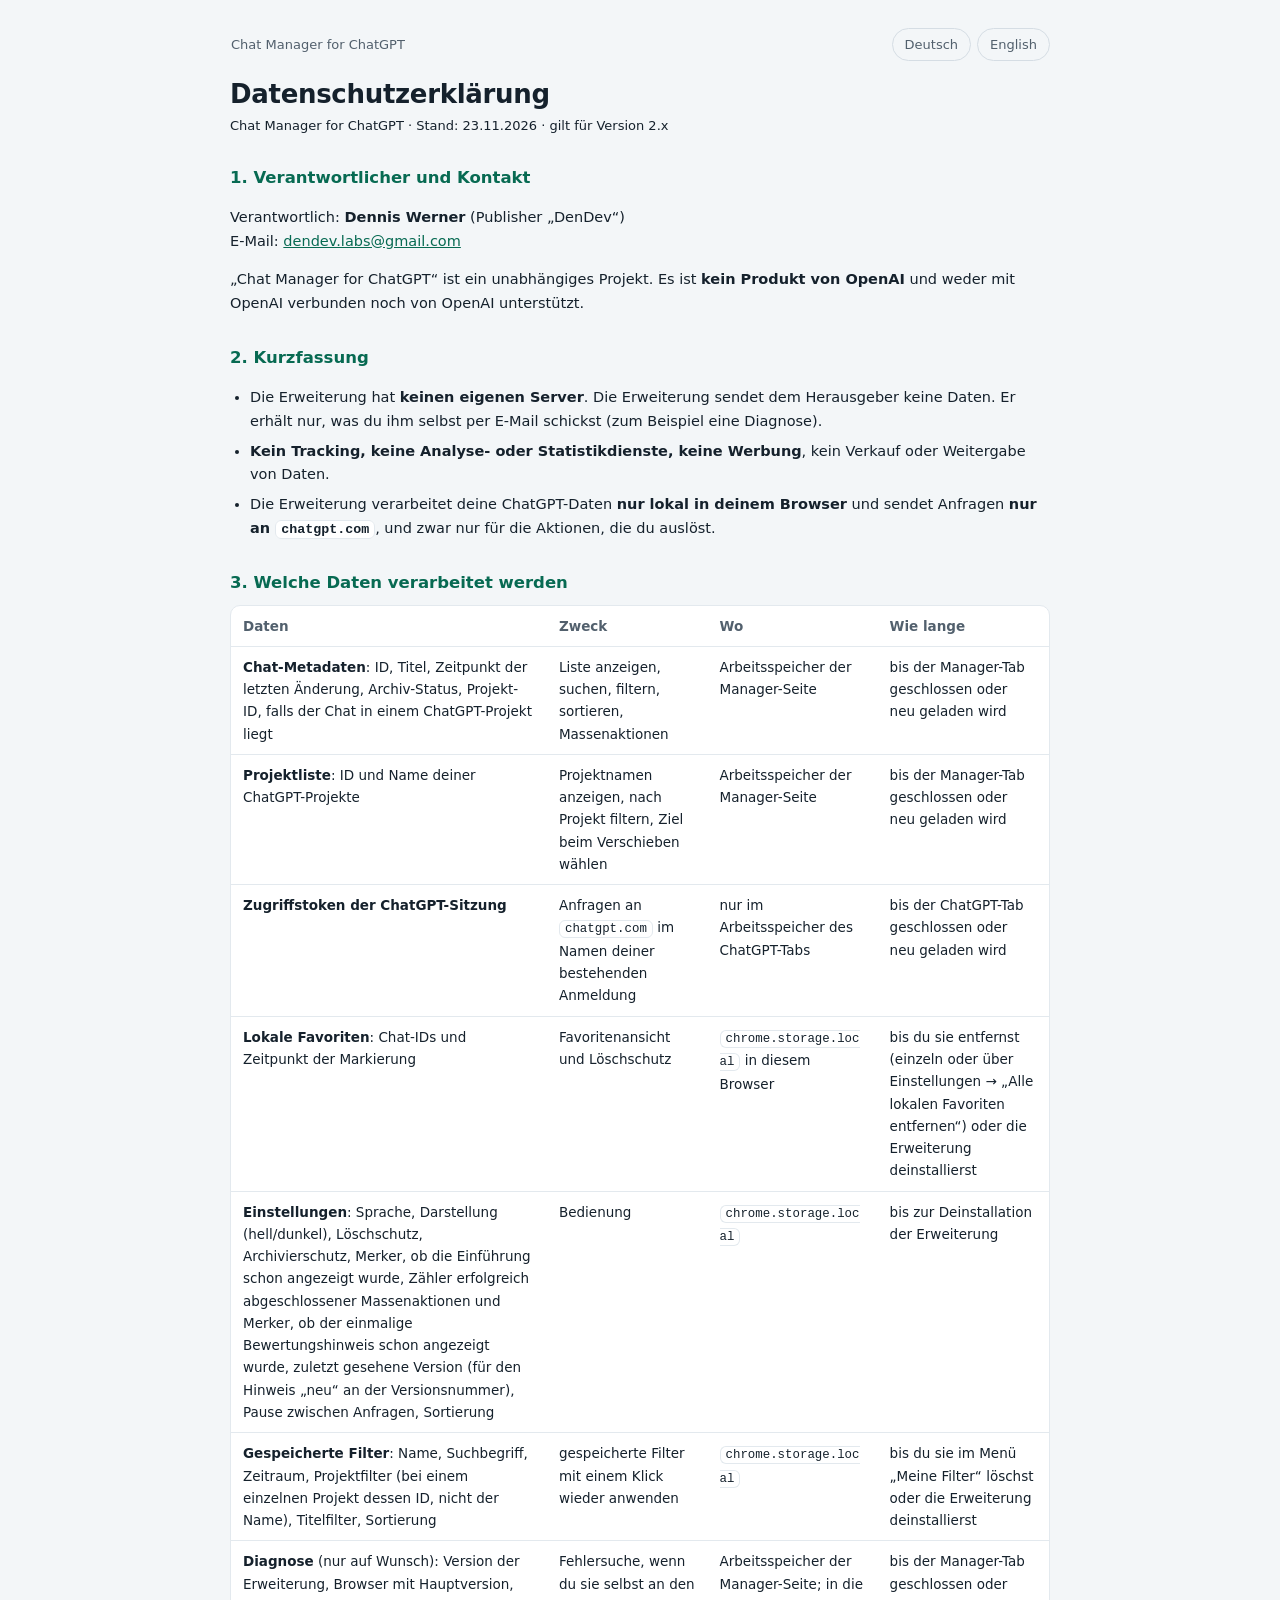
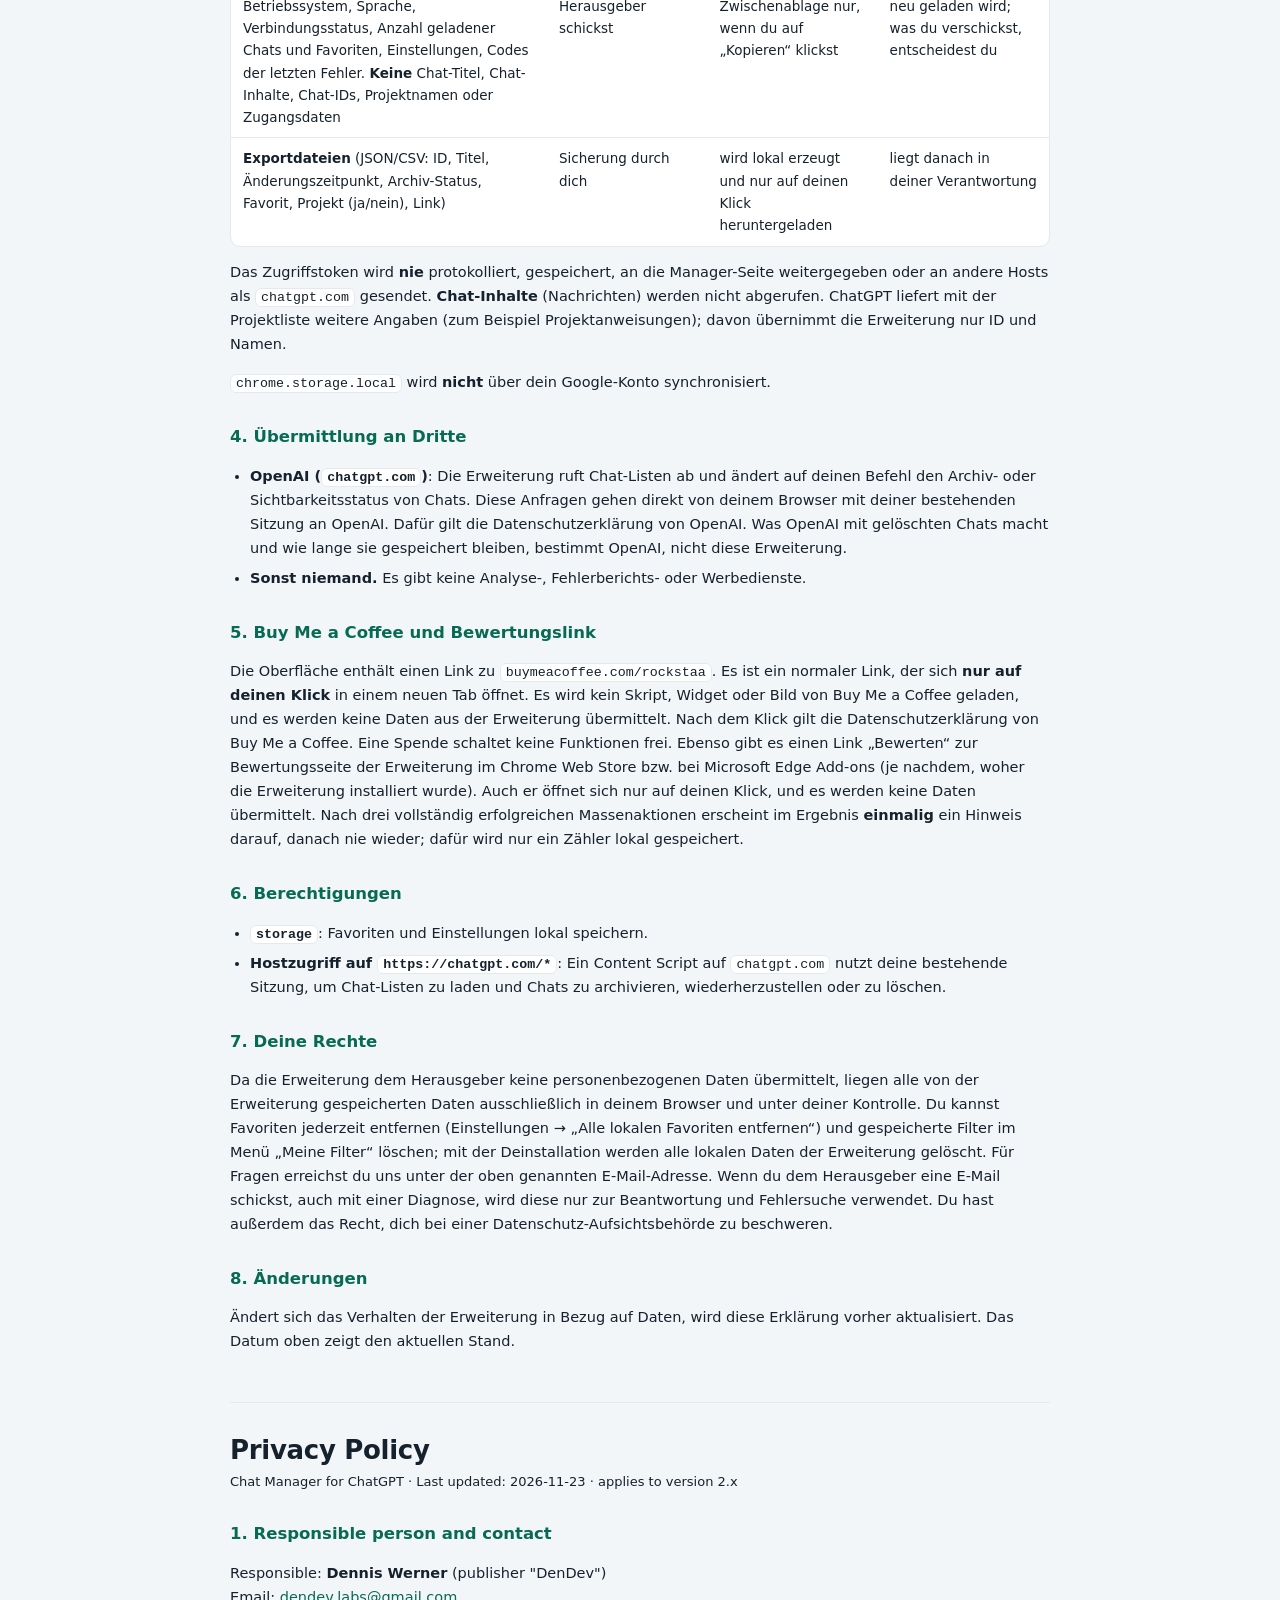
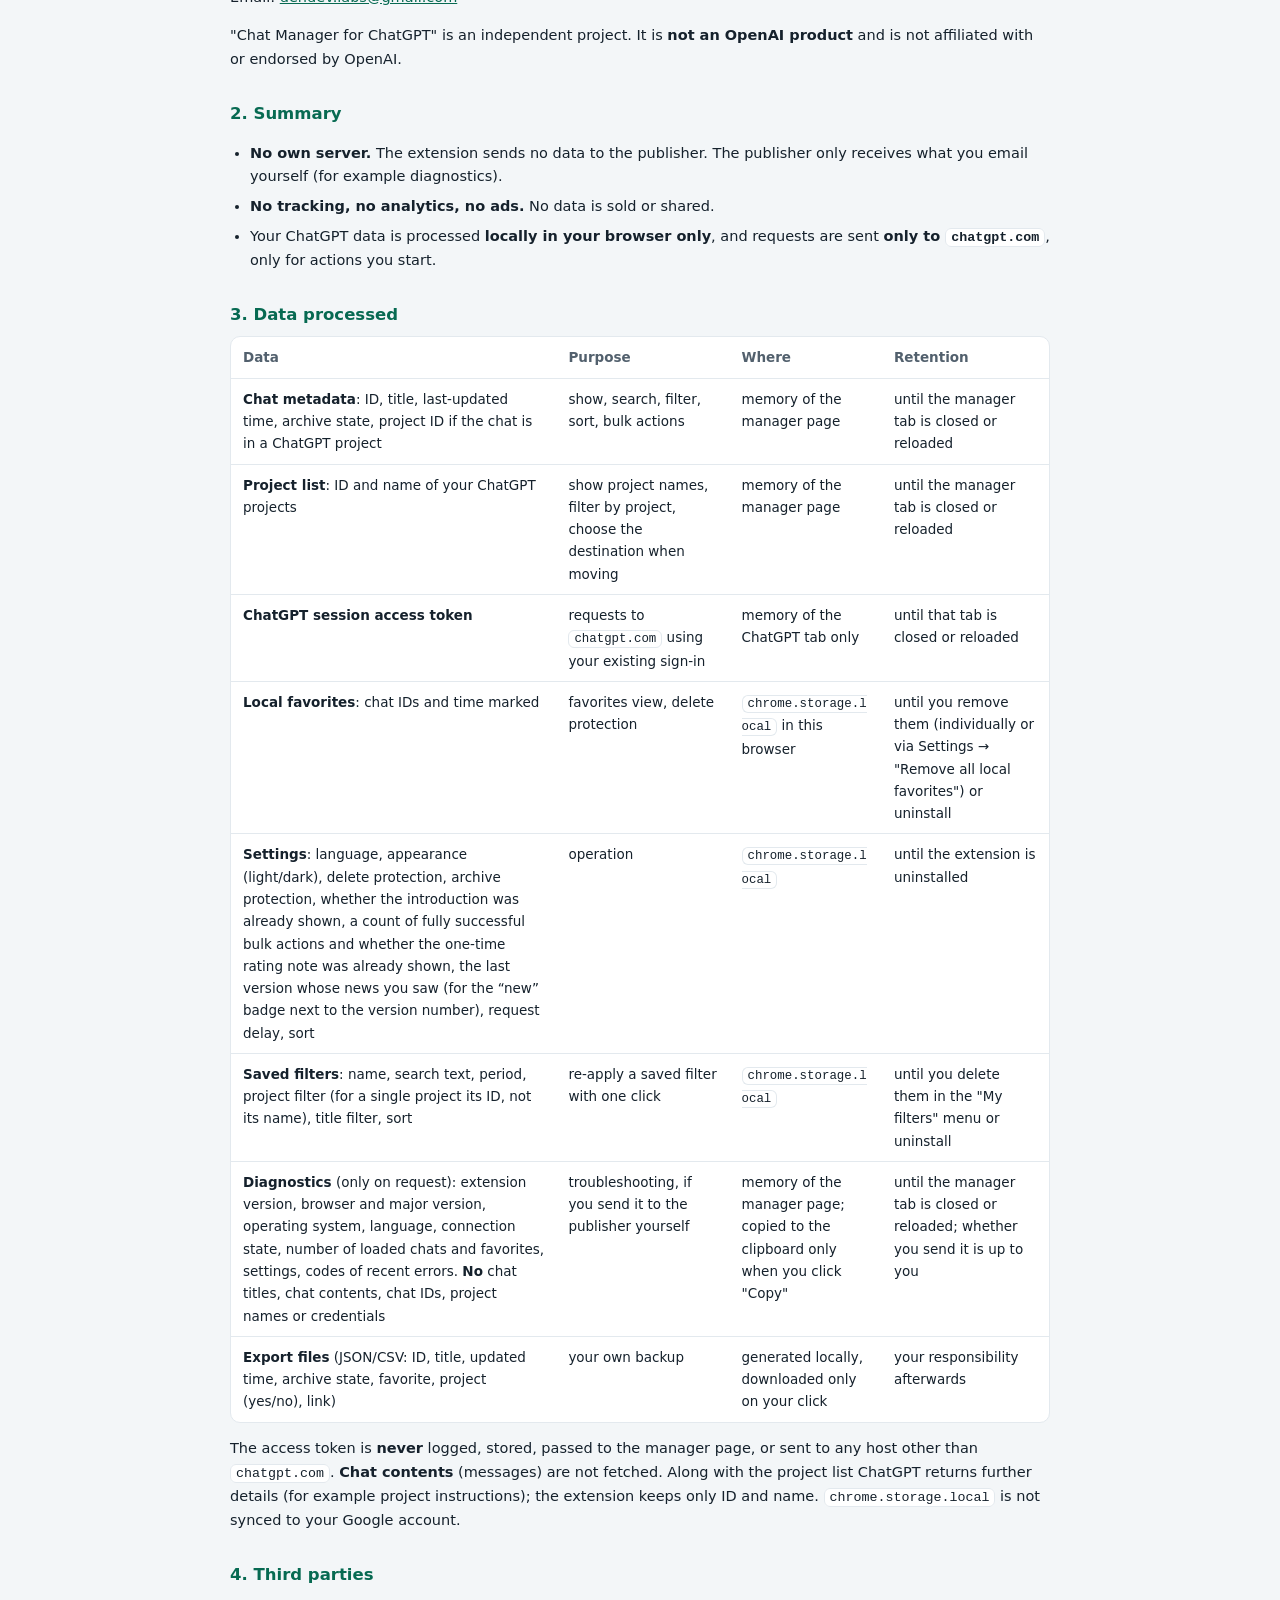
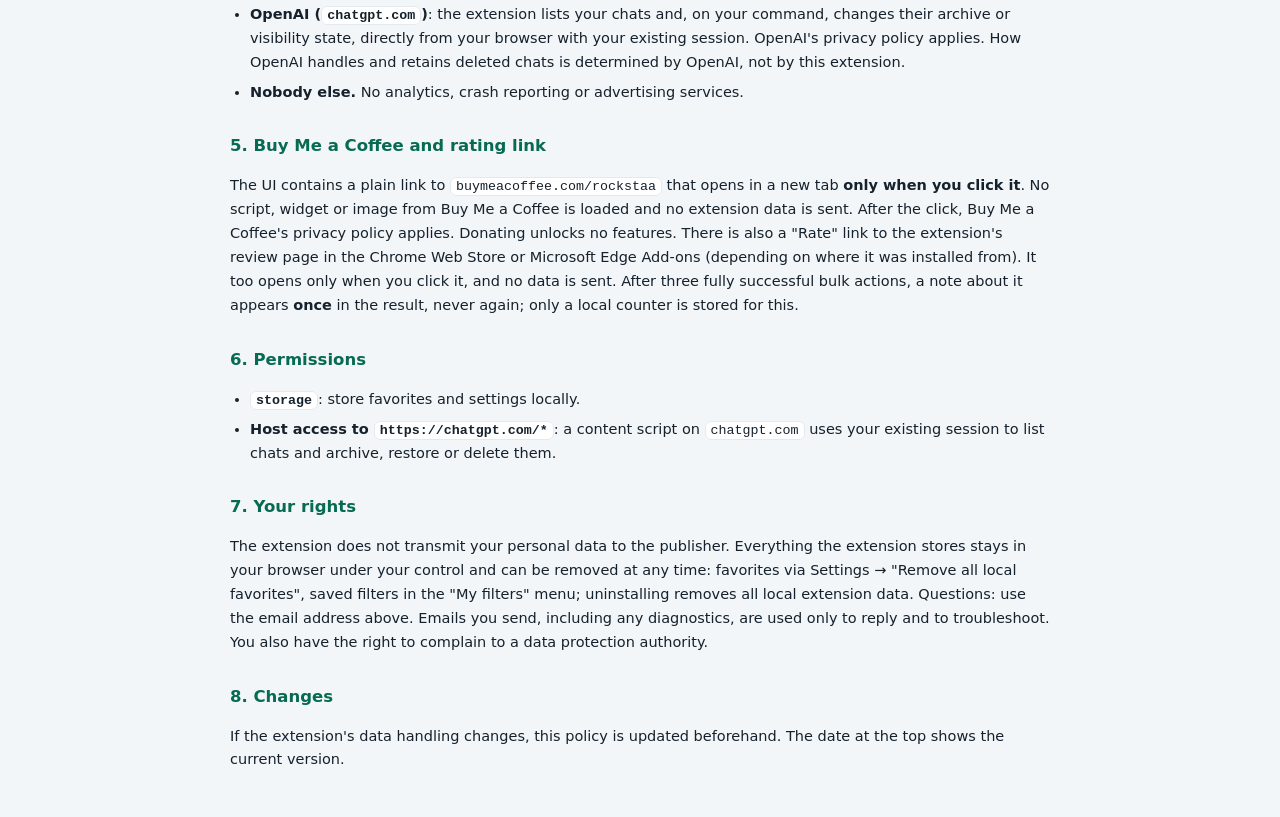
<file: chat-manager/privacy.html>
<!doctype html>
<html lang="de">
<head>
  <meta charset="utf-8">
  <meta name="viewport" content="width=device-width,initial-scale=1">
  <title>Datenschutzerklärung / Privacy Policy – Chat Manager for ChatGPT</title>
  <link rel="icon" href="icons/icon48.png">
  <script src="src/theme.js"></script>
  <link rel="stylesheet" href="style.css">
</head>
<body>
<main class="app doc">
  <!-- Content mirrors docs/PRIVACY_POLICY.md. Keep both in sync; scripts/check.mjs compares the dates. -->
  <nav class="doc-lang" aria-label="Sprache / Language">
    <a href="./" class="doc-home">Chat Manager for ChatGPT</a>
    <a href="#de" lang="de" data-lang="de">Deutsch</a>
    <a href="#en" lang="en" data-lang="en">English</a>
  </nav>

  <article id="de" lang="de" class="doc-section">
    <h1>Datenschutzerklärung</h1>
    <p class="doc-meta">Chat Manager for ChatGPT · Stand: <time datetime="2026-11-23">23.11.2026</time> · gilt für Version 2.x</p>

    <h2>1. Verantwortlicher und Kontakt</h2>
    <p>Verantwortlich: <strong>Dennis Werner</strong> (Publisher „DenDev“)<br>
      E-Mail: <a href="mailto:dendev.labs@gmail.com">dendev.labs@gmail.com</a></p>
    <p>„Chat Manager for ChatGPT“ ist ein unabhängiges Projekt. Es ist <strong>kein Produkt von OpenAI</strong> und weder mit OpenAI verbunden noch von OpenAI unterstützt.</p>

    <h2>2. Kurzfassung</h2>
    <ul>
      <li>Die Erweiterung hat <strong>keinen eigenen Server</strong>. Die Erweiterung sendet dem Herausgeber keine Daten. Er erhält nur, was du ihm selbst per E-Mail schickst (zum Beispiel eine Diagnose).</li>
      <li><strong>Kein Tracking, keine Analyse- oder Statistikdienste, keine Werbung</strong>, kein Verkauf oder Weitergabe von Daten.</li>
      <li>Die Erweiterung verarbeitet deine ChatGPT-Daten <strong>nur lokal in deinem Browser</strong> und sendet Anfragen <strong>nur an <code>chatgpt.com</code></strong>, und zwar nur für die Aktionen, die du auslöst.</li>
    </ul>

    <h2>3. Welche Daten verarbeitet werden</h2>
    <div class="doc-table">
      <table>
        <thead><tr><th scope="col">Daten</th><th scope="col">Zweck</th><th scope="col">Wo</th><th scope="col">Wie lange</th></tr></thead>
        <tbody>
          <tr><td><strong>Chat-Metadaten</strong>: ID, Titel, Zeitpunkt der letzten Änderung, Archiv-Status, Projekt-ID, falls der Chat in einem ChatGPT-Projekt liegt</td><td>Liste anzeigen, suchen, filtern, sortieren, Massenaktionen</td><td>Arbeitsspeicher der Manager-Seite</td><td>bis der Manager-Tab geschlossen oder neu geladen wird</td></tr>
          <tr><td><strong>Projektliste</strong>: ID und Name deiner ChatGPT-Projekte</td><td>Projektnamen anzeigen, nach Projekt filtern, Ziel beim Verschieben wählen</td><td>Arbeitsspeicher der Manager-Seite</td><td>bis der Manager-Tab geschlossen oder neu geladen wird</td></tr>
          <tr><td><strong>Zugriffstoken der ChatGPT-Sitzung</strong></td><td>Anfragen an <code>chatgpt.com</code> im Namen deiner bestehenden Anmeldung</td><td>nur im Arbeitsspeicher des ChatGPT-Tabs</td><td>bis der ChatGPT-Tab geschlossen oder neu geladen wird</td></tr>
          <tr><td><strong>Lokale Favoriten</strong>: Chat-IDs und Zeitpunkt der Markierung</td><td>Favoritenansicht und Löschschutz</td><td><code>chrome.storage.local</code> in diesem Browser</td><td>bis du sie entfernst (einzeln oder über Einstellungen → „Alle lokalen Favoriten entfernen“) oder die Erweiterung deinstallierst</td></tr>
          <tr><td><strong>Einstellungen</strong>: Sprache, Darstellung (hell/dunkel), Löschschutz, Archivierschutz, Merker, ob die Einführung schon angezeigt wurde, Zähler erfolgreich abgeschlossener Massenaktionen und Merker, ob der einmalige Bewertungshinweis schon angezeigt wurde, zuletzt gesehene Version (für den Hinweis „neu“ an der Versionsnummer), Pause zwischen Anfragen, Sortierung</td><td>Bedienung</td><td><code>chrome.storage.local</code></td><td>bis zur Deinstallation der Erweiterung</td></tr>
          <tr><td><strong>Gespeicherte Filter</strong>: Name, Suchbegriff, Zeitraum, Projektfilter (bei einem einzelnen Projekt dessen ID, nicht der Name), Titelfilter, Sortierung</td><td>gespeicherte Filter mit einem Klick wieder anwenden</td><td><code>chrome.storage.local</code></td><td>bis du sie im Menü „Meine Filter“ löschst oder die Erweiterung deinstallierst</td></tr>
          <tr><td><strong>Diagnose</strong> (nur auf Wunsch): Version der Erweiterung, Browser mit Hauptversion, Betriebssystem, Sprache, Verbindungsstatus, Anzahl geladener Chats und Favoriten, Einstellungen, Codes der letzten Fehler. <strong>Keine</strong> Chat-Titel, Chat-Inhalte, Chat-IDs, Projektnamen oder Zugangsdaten</td><td>Fehlersuche, wenn du sie selbst an den Herausgeber schickst</td><td>Arbeitsspeicher der Manager-Seite; in die Zwischenablage nur, wenn du auf „Kopieren“ klickst</td><td>bis der Manager-Tab geschlossen oder neu geladen wird; was du verschickst, entscheidest du</td></tr>
          <tr><td><strong>Exportdateien</strong> (JSON/CSV: ID, Titel, Änderungszeitpunkt, Archiv-Status, Favorit, Projekt (ja/nein), Link)</td><td>Sicherung durch dich</td><td>wird lokal erzeugt und nur auf deinen Klick heruntergeladen</td><td>liegt danach in deiner Verantwortung</td></tr>
        </tbody>
      </table>
    </div>
    <p>Das Zugriffstoken wird <strong>nie</strong> protokolliert, gespeichert, an die Manager-Seite weitergegeben oder an andere Hosts als <code>chatgpt.com</code> gesendet. <strong>Chat-Inhalte</strong> (Nachrichten) werden nicht abgerufen. ChatGPT liefert mit der Projektliste weitere Angaben (zum Beispiel Projektanweisungen); davon übernimmt die Erweiterung nur ID und Namen.</p>
    <p><code>chrome.storage.local</code> wird <strong>nicht</strong> über dein Google-Konto synchronisiert.</p>

    <h2>4. Übermittlung an Dritte</h2>
    <ul>
      <li><strong>OpenAI (<code>chatgpt.com</code>)</strong>: Die Erweiterung ruft Chat-Listen ab und ändert auf deinen Befehl den Archiv- oder Sichtbarkeitsstatus von Chats. Diese Anfragen gehen direkt von deinem Browser mit deiner bestehenden Sitzung an OpenAI. Dafür gilt die Datenschutzerklärung von OpenAI. Was OpenAI mit gelöschten Chats macht und wie lange sie gespeichert bleiben, bestimmt OpenAI, nicht diese Erweiterung.</li>
      <li><strong>Sonst niemand.</strong> Es gibt keine Analyse-, Fehlerberichts- oder Werbedienste.</li>
    </ul>

    <h2>5. Buy Me a Coffee und Bewertungslink</h2>
    <p>Die Oberfläche enthält einen Link zu <code>buymeacoffee.com/rockstaa</code>. Es ist ein normaler Link, der sich <strong>nur auf deinen Klick</strong> in einem neuen Tab öffnet. Es wird kein Skript, Widget oder Bild von Buy Me a Coffee geladen, und es werden keine Daten aus der Erweiterung übermittelt. Nach dem Klick gilt die Datenschutzerklärung von Buy Me a Coffee. Eine Spende schaltet keine Funktionen frei. Ebenso gibt es einen Link „Bewerten“ zur Bewertungsseite der Erweiterung im Chrome Web Store bzw. bei Microsoft Edge Add-ons (je nachdem, woher die Erweiterung installiert wurde). Auch er öffnet sich nur auf deinen Klick, und es werden keine Daten übermittelt. Nach drei vollständig erfolgreichen Massenaktionen erscheint im Ergebnis <strong>einmalig</strong> ein Hinweis darauf, danach nie wieder; dafür wird nur ein Zähler lokal gespeichert.</p>

    <h2>6. Berechtigungen</h2>
    <ul>
      <li><strong><code>storage</code></strong>: Favoriten und Einstellungen lokal speichern.</li>
      <li><strong>Hostzugriff auf <code>https://chatgpt.com/*</code></strong>: Ein Content Script auf <code>chatgpt.com</code> nutzt deine bestehende Sitzung, um Chat-Listen zu laden und Chats zu archivieren, wiederherzustellen oder zu löschen.</li>
    </ul>

    <h2>7. Deine Rechte</h2>
    <p>Da die Erweiterung dem Herausgeber keine personenbezogenen Daten übermittelt, liegen alle von der Erweiterung gespeicherten Daten ausschließlich in deinem Browser und unter deiner Kontrolle. Du kannst Favoriten jederzeit entfernen (Einstellungen → „Alle lokalen Favoriten entfernen“) und gespeicherte Filter im Menü „Meine Filter“ löschen; mit der Deinstallation werden alle lokalen Daten der Erweiterung gelöscht. Für Fragen erreichst du uns unter der oben genannten E-Mail-Adresse. Wenn du dem Herausgeber eine E-Mail schickst, auch mit einer Diagnose, wird diese nur zur Beantwortung und Fehlersuche verwendet. Du hast außerdem das Recht, dich bei einer Datenschutz-Aufsichtsbehörde zu beschweren.</p>

    <h2>8. Änderungen</h2>
    <p>Ändert sich das Verhalten der Erweiterung in Bezug auf Daten, wird diese Erklärung vorher aktualisiert. Das Datum oben zeigt den aktuellen Stand.</p>
  </article>

  <article id="en" lang="en" class="doc-section">
    <h1>Privacy Policy</h1>
    <p class="doc-meta">Chat Manager for ChatGPT · Last updated: <time datetime="2026-11-23">2026-11-23</time> · applies to version 2.x</p>

    <h2>1. Responsible person and contact</h2>
    <p>Responsible: <strong>Dennis Werner</strong> (publisher "DenDev")<br>
      Email: <a href="mailto:dendev.labs@gmail.com">dendev.labs@gmail.com</a></p>
    <p>"Chat Manager for ChatGPT" is an independent project. It is <strong>not an OpenAI product</strong> and is not affiliated with or endorsed by OpenAI.</p>

    <h2>2. Summary</h2>
    <ul>
      <li><strong>No own server.</strong> The extension sends no data to the publisher. The publisher only receives what you email yourself (for example diagnostics).</li>
      <li><strong>No tracking, no analytics, no ads.</strong> No data is sold or shared.</li>
      <li>Your ChatGPT data is processed <strong>locally in your browser only</strong>, and requests are sent <strong>only to <code>chatgpt.com</code></strong>, only for actions you start.</li>
    </ul>

    <h2>3. Data processed</h2>
    <div class="doc-table">
      <table>
        <thead><tr><th scope="col">Data</th><th scope="col">Purpose</th><th scope="col">Where</th><th scope="col">Retention</th></tr></thead>
        <tbody>
          <tr><td><strong>Chat metadata</strong>: ID, title, last-updated time, archive state, project ID if the chat is in a ChatGPT project</td><td>show, search, filter, sort, bulk actions</td><td>memory of the manager page</td><td>until the manager tab is closed or reloaded</td></tr>
          <tr><td><strong>Project list</strong>: ID and name of your ChatGPT projects</td><td>show project names, filter by project, choose the destination when moving</td><td>memory of the manager page</td><td>until the manager tab is closed or reloaded</td></tr>
          <tr><td><strong>ChatGPT session access token</strong></td><td>requests to <code>chatgpt.com</code> using your existing sign-in</td><td>memory of the ChatGPT tab only</td><td>until that tab is closed or reloaded</td></tr>
          <tr><td><strong>Local favorites</strong>: chat IDs and time marked</td><td>favorites view, delete protection</td><td><code>chrome.storage.local</code> in this browser</td><td>until you remove them (individually or via Settings → "Remove all local favorites") or uninstall</td></tr>
          <tr><td><strong>Settings</strong>: language, appearance (light/dark), delete protection, archive protection, whether the introduction was already shown, a count of fully successful bulk actions and whether the one-time rating note was already shown, the last version whose news you saw (for the “new” badge next to the version number), request delay, sort</td><td>operation</td><td><code>chrome.storage.local</code></td><td>until the extension is uninstalled</td></tr>
          <tr><td><strong>Saved filters</strong>: name, search text, period, project filter (for a single project its ID, not its name), title filter, sort</td><td>re-apply a saved filter with one click</td><td><code>chrome.storage.local</code></td><td>until you delete them in the "My filters" menu or uninstall</td></tr>
          <tr><td><strong>Diagnostics</strong> (only on request): extension version, browser and major version, operating system, language, connection state, number of loaded chats and favorites, settings, codes of recent errors. <strong>No</strong> chat titles, chat contents, chat IDs, project names or credentials</td><td>troubleshooting, if you send it to the publisher yourself</td><td>memory of the manager page; copied to the clipboard only when you click "Copy"</td><td>until the manager tab is closed or reloaded; whether you send it is up to you</td></tr>
          <tr><td><strong>Export files</strong> (JSON/CSV: ID, title, updated time, archive state, favorite, project (yes/no), link)</td><td>your own backup</td><td>generated locally, downloaded only on your click</td><td>your responsibility afterwards</td></tr>
        </tbody>
      </table>
    </div>
    <p>The access token is <strong>never</strong> logged, stored, passed to the manager page, or sent to any host other than <code>chatgpt.com</code>. <strong>Chat contents</strong> (messages) are not fetched. Along with the project list ChatGPT returns further details (for example project instructions); the extension keeps only ID and name. <code>chrome.storage.local</code> is not synced to your Google account.</p>

    <h2>4. Third parties</h2>
    <ul>
      <li><strong>OpenAI (<code>chatgpt.com</code>)</strong>: the extension lists your chats and, on your command, changes their archive or visibility state, directly from your browser with your existing session. OpenAI's privacy policy applies. How OpenAI handles and retains deleted chats is determined by OpenAI, not by this extension.</li>
      <li><strong>Nobody else.</strong> No analytics, crash reporting or advertising services.</li>
    </ul>

    <h2>5. Buy Me a Coffee and rating link</h2>
    <p>The UI contains a plain link to <code>buymeacoffee.com/rockstaa</code> that opens in a new tab <strong>only when you click it</strong>. No script, widget or image from Buy Me a Coffee is loaded and no extension data is sent. After the click, Buy Me a Coffee's privacy policy applies. Donating unlocks no features. There is also a "Rate" link to the extension's review page in the Chrome Web Store or Microsoft Edge Add-ons (depending on where it was installed from). It too opens only when you click it, and no data is sent. After three fully successful bulk actions, a note about it appears <strong>once</strong> in the result, never again; only a local counter is stored for this.</p>

    <h2>6. Permissions</h2>
    <ul>
      <li><strong><code>storage</code></strong>: store favorites and settings locally.</li>
      <li><strong>Host access to <code>https://chatgpt.com/*</code></strong>: a content script on <code>chatgpt.com</code> uses your existing session to list chats and archive, restore or delete them.</li>
    </ul>

    <h2>7. Your rights</h2>
    <p>The extension does not transmit your personal data to the publisher. Everything the extension stores stays in your browser under your control and can be removed at any time: favorites via Settings → "Remove all local favorites", saved filters in the "My filters" menu; uninstalling removes all local extension data. Questions: use the email address above. Emails you send, including any diagnostics, are used only to reply and to troubleshoot. You also have the right to complain to a data protection authority.</p>

    <h2>8. Changes</h2>
    <p>If the extension's data handling changes, this policy is updated beforehand. The date at the top shows the current version.</p>
  </article>
</main>
</body>
</html>
</file>
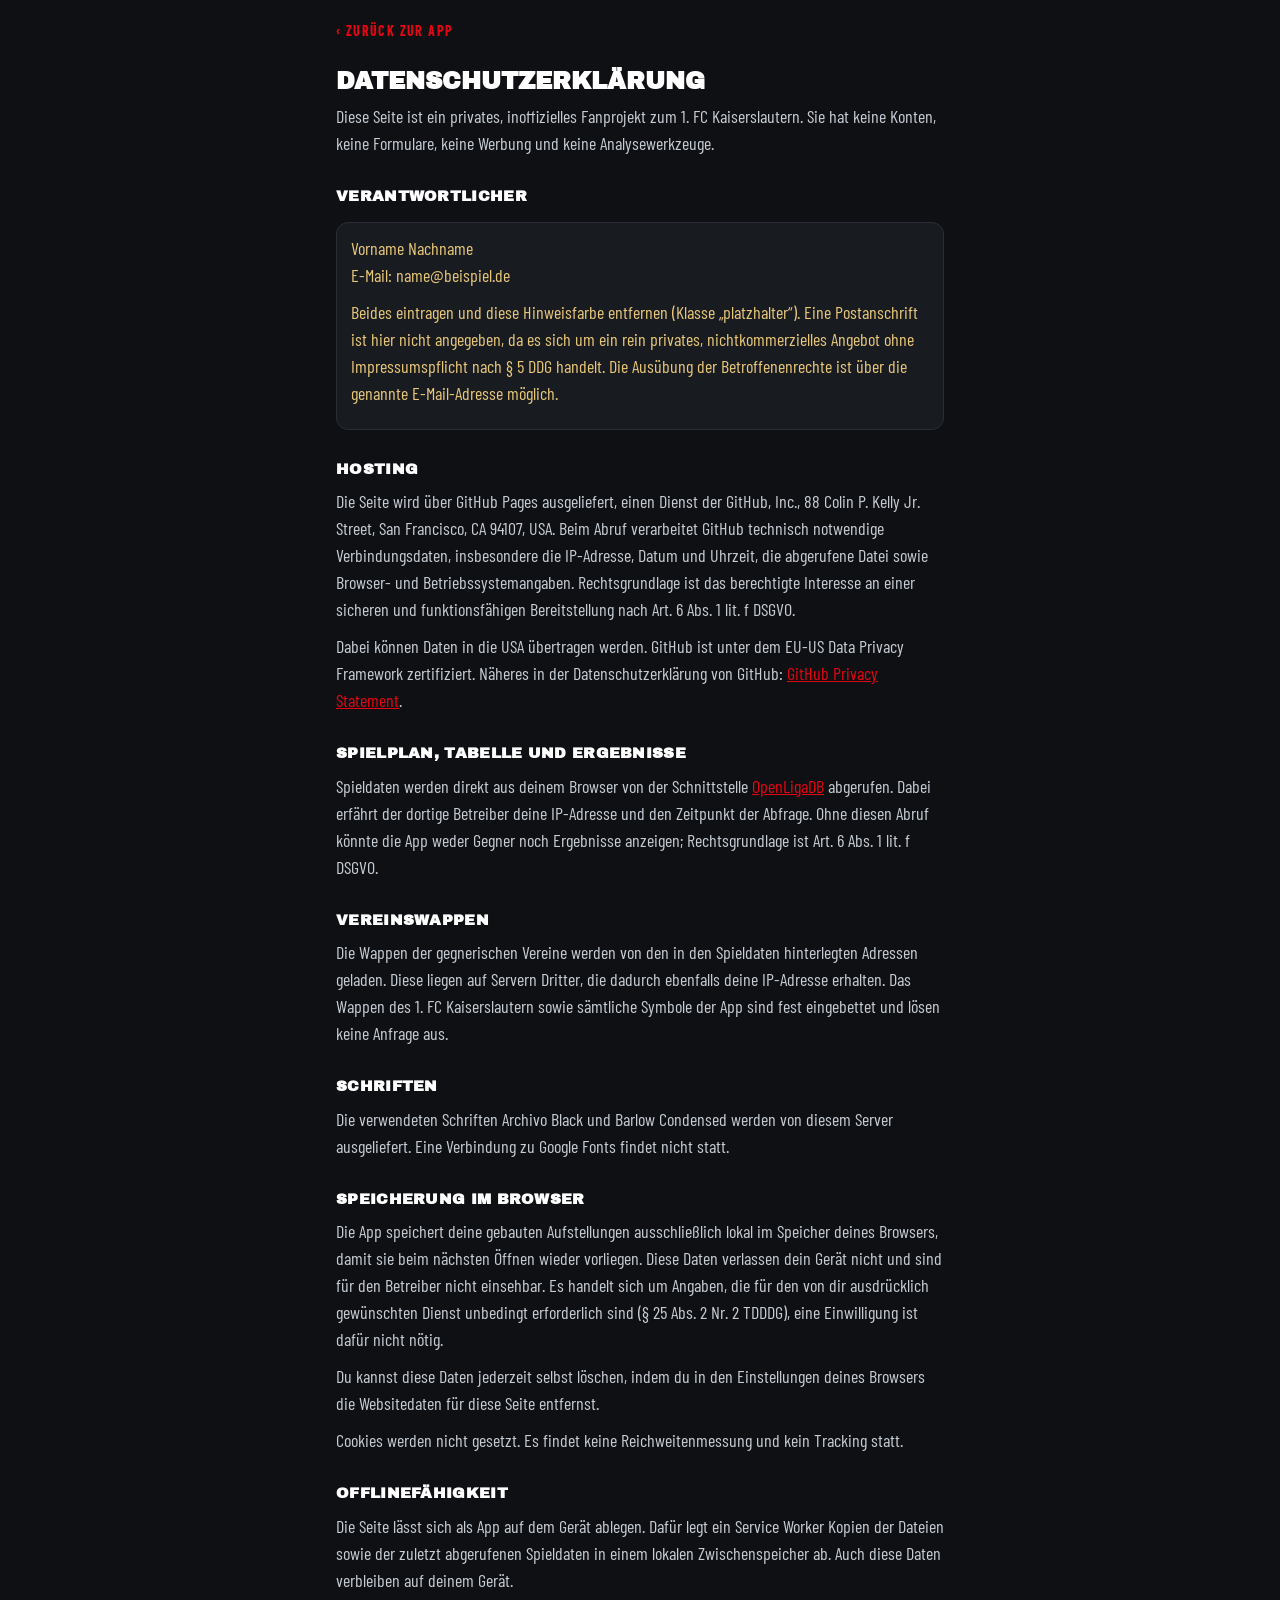
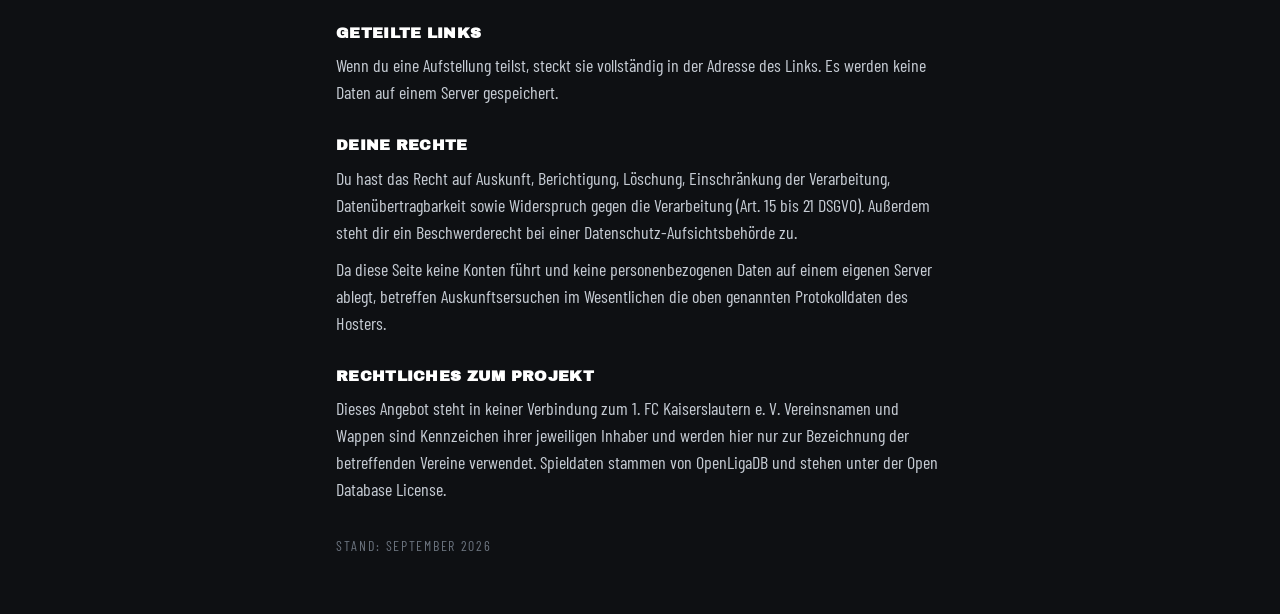
<file: fck/datenschutz.html>
<!DOCTYPE html>
<html lang="de">
<head>
<meta charset="utf-8">
<meta name="viewport" content="width=device-width, initial-scale=1, viewport-fit=cover">
<meta name="theme-color" content="#0E1013">
<meta name="robots" content="noindex">
<title>Datenschutz — Betze Kompakt</title>
<style>
  @font-face{font-family:'Archivo Black';src:url('archivo-black.woff2') format('woff2');
    font-weight:400;font-style:normal;font-display:swap}
  @font-face{font-family:'Barlow Condensed';src:url('barlow-condensed-400.woff2') format('woff2');
    font-weight:400;font-style:normal;font-display:swap}
  @font-face{font-family:'Barlow Condensed';src:url('barlow-condensed-700.woff2') format('woff2');
    font-weight:700;font-style:normal;font-display:swap}
  :root{--red:#E30613;--ink:#0E1013;--ink-2:#181B20;--line:#2A2F37;
    --display:'Archivo Black','Arial Black',Impact,sans-serif;
    --cond:'Barlow Condensed','Arial Narrow',Arial,sans-serif}
  *{box-sizing:border-box}
  body{margin:0 auto;max-width:640px;background:var(--ink);color:#C6CCD4;
    font-family:var(--cond);font-size:18px;line-height:1.5;
    padding:calc(16px + env(safe-area-inset-top)) 16px calc(48px + env(safe-area-inset-bottom))}
  h1{font-family:var(--display);font-size:24px;text-transform:uppercase;color:#fff;margin:0 0 4px}
  h2{font-family:var(--display);font-size:15px;text-transform:uppercase;color:#fff;
    margin:28px 0 8px;letter-spacing:.02em}
  p,li{margin:0 0 10px}
  ul{padding-left:20px;margin:0 0 10px}
  a{color:var(--red)}
  .zurueck{display:inline-block;margin-bottom:22px;font-weight:700;text-transform:uppercase;
    letter-spacing:.1em;font-size:14px;text-decoration:none}
  .box{background:var(--ink-2);border:1px solid var(--line);border-radius:12px;padding:12px 14px;margin:14px 0}
  .stand{font-size:14px;color:#6B737E;text-transform:uppercase;letter-spacing:.12em;margin-top:32px}
  .platzhalter{color:#E8C77A}
</style>
</head>
<body>

<a class="zurueck" href="./">‹ Zurück zur App</a>

<h1>Datenschutzerklärung</h1>
<p>Diese Seite ist ein privates, inoffizielles Fanprojekt zum 1. FC Kaiserslautern. Sie hat keine Konten, keine Formulare, keine Werbung und keine Analysewerkzeuge.</p>

<h2>Verantwortlicher</h2>
<div class="box">
  <p class="platzhalter">Vorname Nachname<br>
  E-Mail: name@beispiel.de</p>
  <p class="platzhalter">Beides eintragen und diese Hinweisfarbe entfernen (Klasse „platzhalter“). Eine
  Postanschrift ist hier nicht angegeben, da es sich um ein rein privates, nichtkommerzielles
  Angebot ohne Impressumspflicht nach § 5 DDG handelt. Die Ausübung der Betroffenenrechte ist
  über die genannte E-Mail-Adresse möglich.</p>
</div>

<h2>Hosting</h2>
<p>Die Seite wird über GitHub Pages ausgeliefert, einen Dienst der GitHub, Inc., 88 Colin P. Kelly Jr. Street, San Francisco, CA 94107, USA. Beim Abruf verarbeitet GitHub technisch notwendige Verbindungsdaten, insbesondere die IP-Adresse, Datum und Uhrzeit, die abgerufene Datei sowie Browser- und Betriebssystemangaben. Rechtsgrundlage ist das berechtigte Interesse an einer sicheren und funktionsfähigen Bereitstellung nach Art. 6 Abs. 1 lit. f DSGVO.</p>
<p>Dabei können Daten in die USA übertragen werden. GitHub ist unter dem EU-US Data Privacy Framework zertifiziert. Näheres in der Datenschutzerklärung von GitHub: <a href="https://docs.github.com/site-policy/privacy-policies/github-general-privacy-statement">GitHub Privacy Statement</a>.</p>

<h2>Spielplan, Tabelle und Ergebnisse</h2>
<p>Spieldaten werden direkt aus deinem Browser von der Schnittstelle <a href="https://www.openligadb.de">OpenLigaDB</a> abgerufen. Dabei erfährt der dortige Betreiber deine IP-Adresse und den Zeitpunkt der Abfrage. Ohne diesen Abruf könnte die App weder Gegner noch Ergebnisse anzeigen; Rechtsgrundlage ist Art. 6 Abs. 1 lit. f DSGVO.</p>

<h2>Vereinswappen</h2>
<p>Die Wappen der gegnerischen Vereine werden von den in den Spieldaten hinterlegten Adressen geladen. Diese liegen auf Servern Dritter, die dadurch ebenfalls deine IP-Adresse erhalten. Das Wappen des 1. FC Kaiserslautern sowie sämtliche Symbole der App sind fest eingebettet und lösen keine Anfrage aus.</p>

<h2>Schriften</h2>
<p>Die verwendeten Schriften Archivo Black und Barlow Condensed werden von diesem Server ausgeliefert. Eine Verbindung zu Google Fonts findet nicht statt.</p>

<h2>Speicherung im Browser</h2>
<p>Die App speichert deine gebauten Aufstellungen ausschließlich lokal im Speicher deines Browsers, damit sie beim nächsten Öffnen wieder vorliegen. Diese Daten verlassen dein Gerät nicht und sind für den Betreiber nicht einsehbar. Es handelt sich um Angaben, die für den von dir ausdrücklich gewünschten Dienst unbedingt erforderlich sind (§ 25 Abs. 2 Nr. 2 TDDDG), eine Einwilligung ist dafür nicht nötig.</p>
<p>Du kannst diese Daten jederzeit selbst löschen, indem du in den Einstellungen deines Browsers die Websitedaten für diese Seite entfernst.</p>
<p>Cookies werden nicht gesetzt. Es findet keine Reichweitenmessung und kein Tracking statt.</p>

<h2>Offlinefähigkeit</h2>
<p>Die Seite lässt sich als App auf dem Gerät ablegen. Dafür legt ein Service Worker Kopien der Dateien sowie der zuletzt abgerufenen Spieldaten in einem lokalen Zwischenspeicher ab. Auch diese Daten verbleiben auf deinem Gerät.</p>

<h2>Geteilte Links</h2>
<p>Wenn du eine Aufstellung teilst, steckt sie vollständig in der Adresse des Links. Es werden keine Daten auf einem Server gespeichert.</p>

<h2>Deine Rechte</h2>
<p>Du hast das Recht auf Auskunft, Berichtigung, Löschung, Einschränkung der Verarbeitung, Datenübertragbarkeit sowie Widerspruch gegen die Verarbeitung (Art. 15 bis 21 DSGVO). Außerdem steht dir ein Beschwerderecht bei einer Datenschutz-Aufsichtsbehörde zu.</p>
<p>Da diese Seite keine Konten führt und keine personenbezogenen Daten auf einem eigenen Server ablegt, betreffen Auskunftsersuchen im Wesentlichen die oben genannten Protokolldaten des Hosters.</p>

<h2>Rechtliches zum Projekt</h2>
<p>Dieses Angebot steht in keiner Verbindung zum 1. FC Kaiserslautern e. V. Vereinsnamen und Wappen sind Kennzeichen ihrer jeweiligen Inhaber und werden hier nur zur Bezeichnung der betreffenden Vereine verwendet. Spieldaten stammen von OpenLigaDB und stehen unter der Open Database License.</p>

<p class="stand">Stand: September 2026</p>

</body>
</html>
</file>
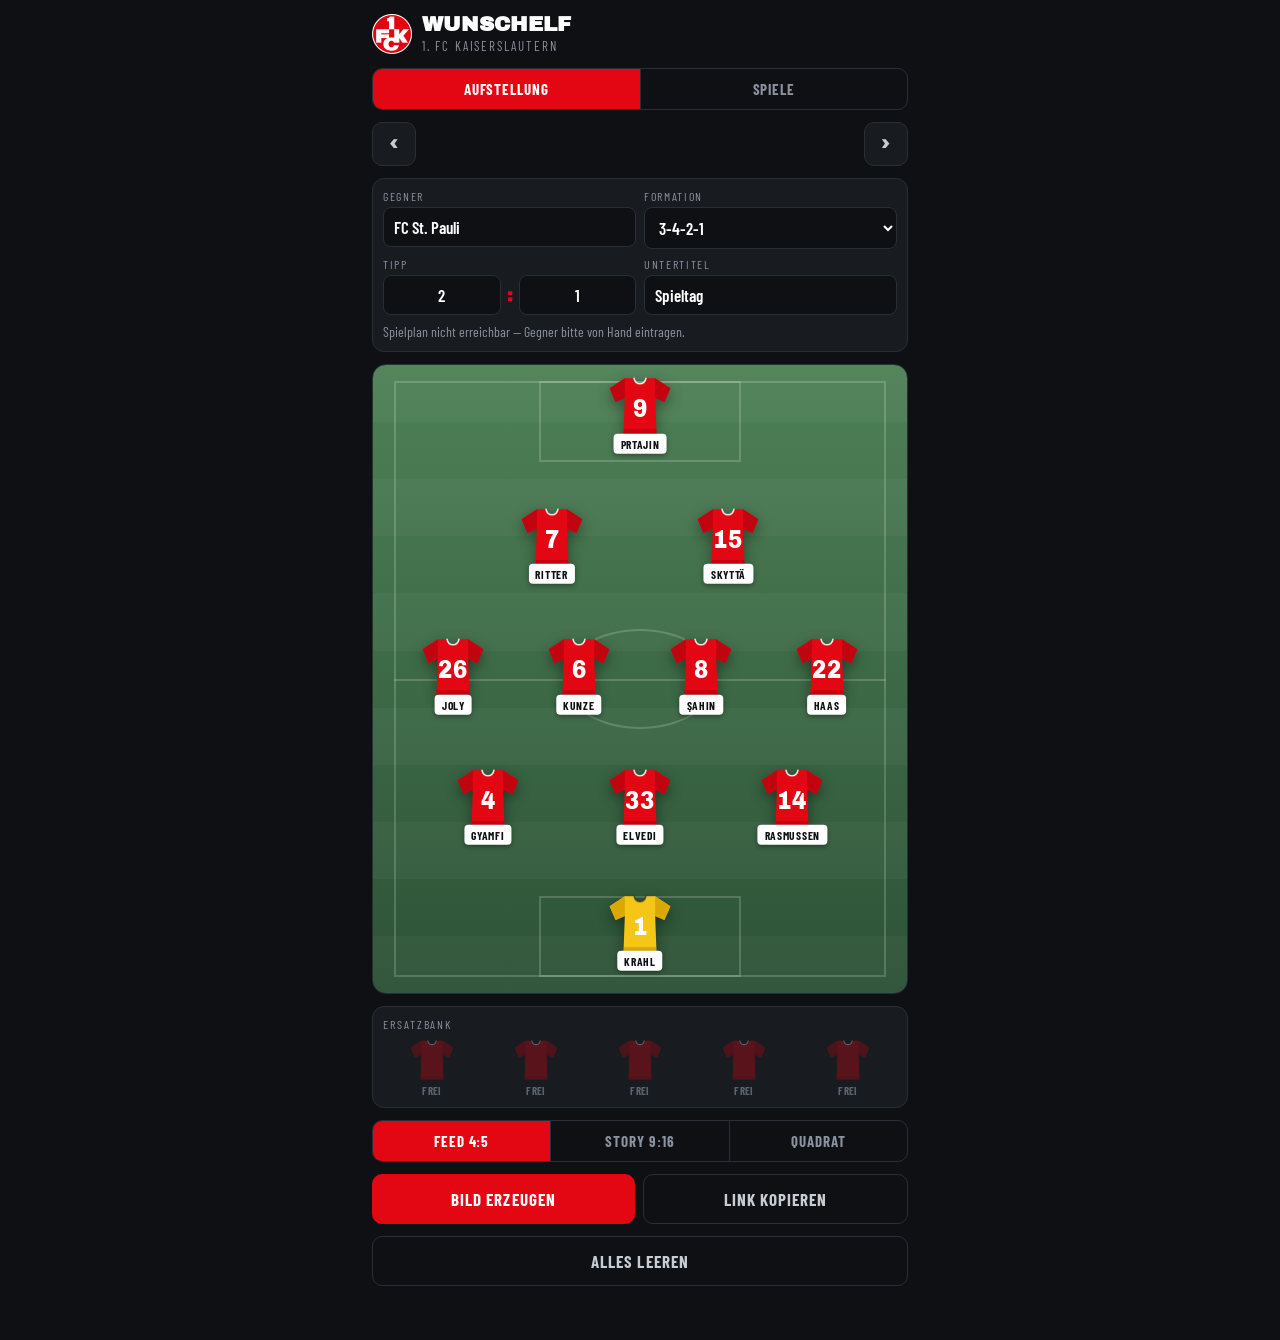
<file: fck/fck-wunschelf.html>
<!DOCTYPE html>
<html lang="de">
<head>
<meta charset="utf-8">
<meta name="viewport" content="width=device-width, initial-scale=1, viewport-fit=cover">
<meta name="apple-mobile-web-app-capable" content="yes">
<meta name="apple-mobile-web-app-status-bar-style" content="black-translucent">
<meta name="apple-mobile-web-app-title" content="Wunschelf">
<meta name="theme-color" content="#0E1013">
<title>FCK Wunschelf</title>
<link rel="icon" type="image/png" sizes="32x32" href="[data-uri]">
<link rel="apple-touch-icon" href="[data-uri]">
<link rel="preconnect" href="https://fonts.googleapis.com">
<link rel="preconnect" href="https://fonts.gstatic.com" crossorigin>
<link href="https://fonts.googleapis.com/css2?family=Archivo+Black&family=Barlow+Condensed:wght@500;600;700&display=swap" rel="stylesheet">
<style>
  :root{
    --red:#E30613; --red-mid:#C10510; --red-dark:#8E040E;
    --ink:#0E1013; --ink-2:#181B20; --line:#2A2F37;
    --display:'Archivo Black','Arial Black',Impact,sans-serif;
    --cond:'Barlow Condensed','Arial Narrow',Arial,sans-serif;
    --jw:clamp(48px,15vw,66px);
  }
  *{box-sizing:border-box;-webkit-tap-highlight-color:transparent}
  html,body{margin:0;background:var(--ink);color:#fff;font-family:var(--cond);font-size:17px}
  body{padding:14px 12px 40px;max-width:560px;margin:0 auto}

  .top{display:flex;align-items:center;gap:10px;margin-bottom:14px}
  .top img{width:40px;height:40px}
  h1{font-family:var(--display);font-size:21px;line-height:1;margin:0;text-transform:uppercase}
  .sub{font-size:13px;color:#8A929E;text-transform:uppercase;letter-spacing:.14em;margin-top:3px}

  .panel{background:var(--ink-2);border:1px solid var(--line);border-radius:12px;padding:10px;margin-bottom:12px}
  .grid{display:grid;grid-template-columns:1fr 1fr;gap:8px}
  label{display:block;font-size:12px;letter-spacing:.14em;text-transform:uppercase;color:#8A929E;margin-bottom:4px}
  input,select{width:100%;background:#0E1013;border:1px solid var(--line);color:#fff;border-radius:8px;
    padding:9px 10px;font-family:var(--cond);font-size:17px;font-weight:600}
  input:focus,select:focus{outline:2px solid var(--red);outline-offset:1px}
  input.bad{border-color:var(--red)}
  .tipp{display:flex;align-items:center;gap:6px}
  .tipp input{text-align:center}
  .tipp b{font-family:var(--display);color:var(--red)}
  .load{margin-top:8px;display:flex;align-items:center;gap:10px}
  .load button{flex:0 0 auto;padding:9px 14px;font-size:15px}
  .status{font-size:14px;color:#8A929E;flex:1;line-height:1.3}

  .pitch{position:relative;width:100%;aspect-ratio:4/4.7;border-radius:14px;overflow:hidden;
    background:linear-gradient(#4E8156,#2C5236);border:1px solid var(--line);touch-action:pan-y}
  .stripe{position:absolute;left:0;right:0;height:9.09%;background:rgba(255,255,255,.03)}
  .lines i{position:absolute;border:2px solid rgba(255,255,255,.18);display:block}

  .slot{position:absolute;transform:translate(-50%,-50%);width:var(--jw);cursor:grab;touch-action:none}
  .slot.drag{z-index:6;cursor:grabbing;filter:brightness(1.08)}
  .slot.target svg{outline:none}
  .slot.target::before{content:'';position:absolute;left:50%;top:45%;transform:translate(-50%,-50%);
    width:calc(var(--jw)*1.35);height:calc(var(--jw)*1.35);border-radius:50%;
    border:2px dashed rgba(255,255,255,.8);background:rgba(255,255,255,.12)}
  .slot svg{width:var(--jw);height:calc(var(--jw)*0.92);display:block;
    filter:drop-shadow(0 5px 7px rgba(0,0,0,.4));position:relative}
  .slot .num{font-family:var(--display);fill:#fff}
  .plate{position:absolute;left:50%;top:calc(var(--jw)*0.87);transform:translateX(-50%);
    background:#fff;color:#0E1013;font-weight:700;font-size:11.5px;letter-spacing:.06em;
    text-transform:uppercase;line-height:1.4;padding:2px 7px;border-radius:4px;white-space:nowrap;
    box-shadow:0 2px 5px rgba(0,0,0,.35)}
  .slot.empty svg{opacity:.38}
  .slot.empty .plate{background:rgba(255,255,255,.7);color:#5A646F}

  .benchbar{margin-top:12px;background:var(--ink-2);border:1px solid var(--line);border-radius:12px;padding:10px}
  .benchbar .cap{font-size:12px;letter-spacing:.16em;text-transform:uppercase;color:#8A929E;margin-bottom:8px}
  .bench{display:grid;grid-template-columns:repeat(5,1fr);gap:6px}
  .bslot{text-align:center;cursor:pointer}
  .bslot svg{width:100%;max-width:46px;height:auto;display:block;margin:0 auto}
  .bslot .bn{font-size:11px;font-weight:700;text-transform:uppercase;letter-spacing:.04em;
    margin-top:3px;color:#C6CCD4;overflow:hidden;text-overflow:ellipsis;white-space:nowrap}
  .bslot.empty svg{opacity:.32}
  .bslot.empty .bn{color:#5A646F}

  .row{display:flex;gap:8px;margin-top:12px}
  button{flex:1;font-family:var(--cond);font-weight:700;font-size:17px;letter-spacing:.06em;text-transform:uppercase;
    border:0;border-radius:10px;padding:14px 12px;background:var(--red);color:#fff;cursor:pointer}
  button.ghost{background:transparent;border:1px solid var(--line);color:#C6CCD4}
  button:active{transform:translateY(1px)}
  .seg{display:flex;gap:0;border:1px solid var(--line);border-radius:10px;overflow:hidden;margin-top:12px}
  .seg button{border-radius:0;background:transparent;color:#8A929E;border-right:1px solid var(--line);font-size:15px;padding:11px 8px}
  .seg button:last-child{border-right:0}
  .seg button.on{background:var(--red);color:#fff}

  .sheet{position:fixed;left:0;right:0;top:0;height:100%;height:100dvh;
    background:rgba(0,0,0,.6);display:none;z-index:20;align-items:flex-end;justify-content:center}
  .sheet.open{display:flex}
  /* Feste Höhe: sonst schrumpft das Sheet bei jedem Tastendruck mit der
     gefilterten Liste mit. Gescrollt wird innen. */
  .sheet-inner{background:var(--ink-2);width:100%;max-width:560px;height:88%;max-height:780px;
    overflow-y:auto;overflow-x:hidden;-webkit-overflow-scrolling:touch;
    overscroll-behavior:contain;scrollbar-gutter:stable;
    border-radius:16px 16px 0 0;border-top:3px solid var(--red);
    padding:0 12px calc(20px + env(safe-area-inset-bottom));
    transition:transform .22s ease;
    scrollbar-width:thin;scrollbar-color:#454C57 transparent}
  .sheet-inner::after{content:'';display:block;position:sticky;bottom:-1px;height:46px;
    margin:-46px -12px 0;background:linear-gradient(rgba(24,27,32,0),var(--ink-2));pointer-events:none}
  .sheet-inner::-webkit-scrollbar{width:9px}
  .sheet-inner::-webkit-scrollbar-track{background:transparent;margin:56px 0 8px}
  .sheet-inner::-webkit-scrollbar-thumb{background:#454C57;border-radius:99px;border:3px solid var(--ink-2);min-height:44px}
  .sheet-inner::-webkit-scrollbar-thumb:hover{background:var(--red)}
  body.locked{overflow:hidden}
  .grab{width:42px;height:4px;border-radius:99px;background:#3A414B;margin:0 auto 10px;touch-action:none;cursor:grab}
  .sheet-head{position:sticky;top:0;background:var(--ink-2);padding:10px 0 8px;z-index:2;
    box-shadow:0 10px 12px -10px rgba(0,0,0,.6)}
  .sheet-head .bar{display:flex;align-items:center;gap:10px}
  .sheet h2{font-family:var(--display);font-size:16px;text-transform:uppercase;margin:0;flex:1}
  .sheet h2 small{display:block;font-family:var(--cond);font-size:13px;font-weight:600;
    letter-spacing:.14em;color:var(--red);margin-top:2px}
  .x{width:34px;height:34px;flex:0 0 34px;border-radius:50%;background:#232830;color:#C6CCD4;
    font-size:20px;line-height:32px;text-align:center;cursor:pointer}
  .search{margin-top:10px}
  .group{font-size:12px;letter-spacing:.16em;color:#8A929E;text-transform:uppercase;margin:12px 0 6px}
  .p{display:flex;align-items:center;gap:10px;padding:9px 8px;border-radius:8px;cursor:pointer}
  .p:active{background:#232830}
  .p .n{font-family:var(--display);font-size:14px;color:var(--red);min-width:30px}
  .p.taken{opacity:.5}
  .p.here{background:#2A1216;box-shadow:inset 0 0 0 1px var(--red-dark)}
  .p .pos{margin-left:auto;font-size:12px;letter-spacing:.1em;text-transform:uppercase;color:#8A929E}
  .p .pos.red{color:var(--red)}
  .none{color:#8A929E;font-size:15px;padding:10px 8px}

  .nav{margin-top:0;margin-bottom:12px}
  .mday{display:flex;align-items:center;gap:8px;margin-bottom:12px}
  .mday .step{flex:0 0 44px;font-family:var(--display);font-size:20px;padding:10px 0;
    background:var(--ink-2);border:1px solid var(--line);color:#C6CCD4;border-radius:10px}
  .mday .step:disabled{opacity:.35}
  .mlabel{flex:1;text-align:center;line-height:1.25}
  .mlabel b{display:block;font-weight:700;font-size:16px;text-transform:uppercase;letter-spacing:.04em}
  .mlabel span{font-size:13px;color:#8A929E;text-transform:uppercase;letter-spacing:.1em}
  .mlabel em{font-style:normal;color:var(--red)}
  .g{cursor:pointer}
  .g.sel{background:#22171A;box-shadow:inset 3px 0 0 var(--red)}
  .gsec{font-size:12px;letter-spacing:.16em;text-transform:uppercase;color:#8A929E;margin:16px 0 8px}
  .glist{background:var(--ink-2);border:1px solid var(--line);border-radius:12px;overflow:hidden}
  .g{display:flex;align-items:center;gap:10px;padding:10px 12px;border-bottom:1px solid #22262D}
  .g:last-child{border-bottom:0}
  .g .dot{width:6px;height:22px;border-radius:3px;background:#3A414B;flex:0 0 6px}
  .g .dot.w{background:#3FA45B} .g .dot.l{background:var(--red)} .g .dot.d{background:#8A929E}
  .g img{width:26px;height:26px;object-fit:contain;flex:0 0 26px}
  .g .who{flex:1;min-width:0}
  .g .who b{display:block;font-weight:700;font-size:16px;white-space:nowrap;overflow:hidden;text-overflow:ellipsis}
  .g .who span{font-size:13px;color:#8A929E;letter-spacing:.06em;text-transform:uppercase}
  .g .res{font-family:var(--display);font-size:17px;text-align:right;white-space:nowrap}
  .g .res small{display:block;font-family:var(--cond);font-size:13px;font-weight:600;color:#8A929E}

  .out{margin-top:14px;text-align:center}
  .out img{width:100%;border-radius:12px;border:1px solid var(--line)}
  .hint{font-size:14px;color:#8A929E;margin-top:8px;line-height:1.35}
  canvas{display:none}
</style>
</head>
<body>

<div class="top">
  <img id="crest" alt="">
  <div>
    <h1>Wunschelf</h1>
    <div class="sub">1. FC Kaiserslautern</div>
  </div>
</div>

<div class="seg nav" id="nav">
  <button data-v="xi" class="on">Aufstellung</button>
  <button data-v="games">Spiele</button>
</div>

<div id="viewGames" hidden>
  <div class="gsec">Letzte Ergebnisse</div>
  <div id="gpast" class="glist"><div class="none">Lade …</div></div>
  <div class="gsec">Kommende Spiele</div>
  <div id="gnext" class="glist"></div>
  <div class="hint">Daten von OpenLigaDB.</div>
</div>

<div id="viewXI">

<div class="mday" id="mday" hidden>
  <button class="step" id="mprev" aria-label="Vorheriger Spieltag">‹</button>
  <div class="mlabel" id="mlabel"></div>
  <button class="step" id="mnext" aria-label="Nächster Spieltag">›</button>
</div>

<div class="panel">
  <div class="grid">
    <div><label>Gegner</label><input id="opp" value="FC St. Pauli" autocomplete="off"></div>
    <div><label>Formation</label>
      <select id="formSel">
        <option>3-4-2-1</option><option>3-4-1-2</option><option>3-5-2</option><option>3-4-3</option>
        <option>4-4-2</option><option>4-2-3-1</option><option>4-3-3</option><option>4-1-4-1</option>
        <option>4-4-1-1</option><option>5-3-2</option><option>4-2-2-2</option><option>4-3-1-2</option>
        <option>4-1-2-1-2</option><option>3-1-4-2</option>
        <option value="custom">Eigene …</option>
      </select>
      <input id="form" value="3-4-2-1" autocomplete="off" hidden
             placeholder="z. B. 4-1-2-1-2" style="margin-top:6px"></div>
    <div><label>Tipp</label>
      <div class="tipp"><input id="th" value="2" inputmode="numeric"><b>:</b><input id="ta" value="1" inputmode="numeric"></div></div>
    <div><label>Untertitel</label><input id="sub" value="Spieltag"></div>
  </div>
  <div class="load"><div class="status" id="status">Lade nächstes Spiel …</div></div>
</div>

<div class="pitch" id="pitch"><div class="lines" id="lines"></div></div>

<div class="benchbar">
  <div class="cap">Ersatzbank</div>
  <div class="bench" id="bench"></div>
</div>

<div class="seg" id="fmt">
  <button data-f="45" class="on">Feed 4:5</button>
  <button data-f="916">Story 9:16</button>
  <button data-f="11">Quadrat</button>
</div>

<div class="row">
  <button id="make">Bild erzeugen</button>
  <button class="ghost" id="link">Link kopieren</button>
</div>
<div class="row">
  <button class="ghost" id="clear">Alles leeren</button>
</div>

<div class="out" id="out"></div>
</div>

<div class="sheet" id="sheet"><div class="sheet-inner">
  <div class="sheet-head" id="sheetHead"></div>
  <div id="list"></div>
</div></div>

<canvas id="cv"></canvas>

<script>
const LOGO = '[data-uri]';
document.getElementById('crest').src = LOGO;
const crestImg = new Image(); crestImg.src = LOGO;
let oppImg = null;

/* Eingebauter Kader als Rückfallebene. Gepflegt wird normalerweise
   kader.json neben dieser Datei — siehe loadKader(). */
const KADER_FALLBACK = [
  [1,'Julian Krahl','Krahl','Tor'],[34,'Yannick Onohiol','Onohiol','Tor'],[40,'Enis Kamga','Kamga','Tor'],
  [2,'Simon Asta','Asta','Abwehr'],[3,'Alex Murphy','Murphy','Abwehr'],[4,'Maxwell Gyamfi','Gyamfi','Abwehr'],
  [5,'Kelven Frees','Frees','Abwehr'],[14,'Jacob Rasmussen','Rasmussen','Abwehr'],[22,'Mika Haas','Haas','Abwehr'],
  [26,'Paul Joly','Joly','Abwehr'],[33,'Jan Elvedi','Elvedi','Abwehr'],
  [6,'Fabian Kunze','Kunze','Mittelfeld'],[7,'Marlon Ritter','Ritter','Mittelfeld'],[8,'Semih Şahin','Şahin','Mittelfeld'],
  [15,'Naatan Skyttä','Skyttä','Mittelfeld'],[21,'Mario Sauer','Sauer','Mittelfeld'],[37,'Leon Robinson','Robinson','Mittelfeld'],
  [41,'David Schramm','Schramm','Mittelfeld'],[42,'Erik Müller','Müller','Mittelfeld'],[43,'Owen Gibs','Gibs','Mittelfeld'],
  [44,'Dion Hofmeister','Hofmeister','Mittelfeld'],[46,'Kian Scheer','Scheer','Mittelfeld'],[47,'Ben Jungfleisch','Jungfleisch','Mittelfeld'],
  [9,'Ivan Prtajin','Prtajin','Sturm'],[11,'Ibrahim Kanaté','Kanaté','Sturm'],[17,'Erencan Yardımcı','Yardımcı','Sturm'],
  [20,'Mergim Berisha','Berisha','Sturm'],[39,'Thierry Tazemeta','Tazemeta','Sturm'],[45,'Miloš Luković','Luković','Sturm']
];
const GRUPPEN = ['Tor','Abwehr','Mittelfeld','Sturm','Weitere'];
let SQUAD = [];
let BY_NR = {};

function buildSquad(list, quelle, stand){
  const map = {};
  list.forEach(p=>{
    const g = GRUPPEN.includes(p[3]) ? p[3] : 'Weitere';
    (map[g] = map[g] || []).push([p[0], p[1], p[2]]);
  });
  SQUAD = GRUPPEN.filter(g=>map[g]).map(g=>({g, p: map[g].sort((a,b)=>a[0]-b[0])}));
  BY_NR = {};
  SQUAD.forEach(gr=>gr.p.forEach(p=>BY_NR[p[0]]=p));
  console.info('Kader:', quelle, stand || '', list.length + ' Spieler');
}

/* Akzeptiert {spieler:[...]} oder ein blankes Array.
   Pro Spieler: nr, name, optional kurz und position. */
function parseKader(j){
  const rows = Array.isArray(j) ? j : (j.spieler || j.kader || []);
  return rows.map(s=>{
    const name = String(s.name || '').trim();
    return [
      s.nr != null ? s.nr : (s.nummer != null ? s.nummer : s.number),
      name,
      (s.kurz || s.short || name.split(' ').filter(Boolean).slice(-1)[0] || name),
      s.position || s.pos || 'Weitere'
    ];
  }).filter(p => p[0] != null && p[1]);
}

function applyKader(list, quelle, stand){
  buildSquad(list, quelle, stand);
  // Rückennummern, die es noch gibt, bekommen den aktuellen Namen
  [lineup, bench].forEach(a => a.forEach((p,i)=>{
    if(p && BY_NR[p[0]]) a[i] = [BY_NR[p[0]][0], BY_NR[p[0]][2]];
  }));
  render();
}

async function loadKader(){
  try{
    const r = await fetch('kader.json?v=' + Date.now(), {cache:'no-store'});
    if(!r.ok) throw new Error(r.status);
    const j = await r.json();
    const list = parseKader(j);
    if(!list.length) throw new Error('leer');
    applyKader(list, 'kader.json', j.stand || j.saison || '');
  }catch(e){
    // Kein Zugriff (etwa bei file://) oder fehlerhafte Datei: eingebauter Kader bleibt
  }
}

const XSPREAD = {1:[50],2:[32,68],3:[19,50,81],4:[12,37.5,62.5,88],5:[9,29.5,50,70.5,91]};

const KIT = {
  feld: {body:'#E30613', arm:'#C10510', hem:'#A80410', num:'#fff',   collar:'rgba(255,255,255,.85)'},
  tor:  {body:'#F5C518', arm:'#DBA800', hem:'#B98D00', num:'#141414', collar:'rgba(20,20,20,.5)'}
};
const SHIRT   = 'M27 4 L41 4 C43 15 57 15 59 4 L73 4 L96 19 L87 40 L73 34 L75 88 L25 88 L27 34 L13 40 L4 19 Z';
const SLEEVE_L= 'M27 4 L4 19 L13 40 L27 34 Z';
const SLEEVE_R= 'M73 4 L96 19 L87 40 L73 34 Z';
const COLLAR  = 'M41 4 C43 15 57 15 59 4';
const HEM     = 'M25.6 81 L74.4 81 L75 88 L25 88 Z';
const BINDE   = 'M6 20 L14 39 L20 36 L12 17 Z';   // wird auf den linken Ärmel beschnitten

let lineup = [
  [1,'Krahl'],[4,'Gyamfi'],[33,'Elvedi'],[14,'Rasmussen'],
  [26,'Joly'],[6,'Kunze'],[8,'Şahin'],[22,'Haas'],
  [7,'Ritter'],[15,'Skyttä'],[9,'Prtajin']
];
let bench = [null,null,null,null,null];
let capNr = null;   // Rückennummer des Kapitäns
let active = {a:'xi', i:0};
let fmt = '45';
let lastGoodForm = '3-4-2-1';

const $ = s => document.querySelector(s);
const arr = a => a==='xi' ? lineup : bench;
const formation = () => {
  const v = ($('#form').value||'').trim();
  const rows = v.split('-').map(Number);
  const ok = rows.length>=2 && rows.every(n=>Number.isInteger(n)&&n>0) && rows.reduce((a,b)=>a+b,0)===10;
  if(ok) lastGoodForm = v;
  $('#form').classList.toggle('bad', !ok && v.length>0);
  return lastGoodForm;
};

function roles(f){
  const rows=f.split('-').map(Number).filter(n=>n>0), R=rows.length;
  const out=[{s:'TW',l:'Torwart',g:['Tor']}];
  rows.forEach((n,i)=>{
    for(let j=0;j<n;j++){
      let s='ZM', l='Zentrales Mittelfeld', g=['Mittelfeld'];
      if(i===0){
        if(n>=4 && j===0){s='LV';l='Linksverteidigung';}
        else if(n>=4 && j===n-1){s='RV';l='Rechtsverteidigung';}
        else {s='IV';l='Innenverteidigung';}
        g=['Abwehr'];
      } else if(i===R-1){
        if(n>=3 && j===0){s='LA';l='Linksaußen';g=['Sturm','Mittelfeld'];}
        else if(n>=3 && j===n-1){s='RA';l='Rechtsaußen';g=['Sturm','Mittelfeld'];}
        else {s='ST';l='Sturm';g=['Sturm'];}
      } else if(i===R-2 && (n<=2 || (n===3 && i>=2))){
        g=['Mittelfeld','Sturm'];
        if(n===3 && j===0){s='LM';l='Linkes Mittelfeld';}
        else if(n===3 && j===n-1){s='RM';l='Rechtes Mittelfeld';}
        else {s='OM';l='Offensives Mittelfeld';}
      } else if(i===1 && n<=2){
        s='DM';l='Defensives Mittelfeld';g=['Mittelfeld','Abwehr'];
      } else if(n>=4){
        if(j===0){s='LM';l='Linkes Mittelfeld';}
        else if(j===n-1){s='RM';l='Rechtes Mittelfeld';}
        g=['Mittelfeld','Abwehr'];
      }
      out.push({s,l,g});
    }
  });
  return out.slice(0,11);
}

/* Verteilt die Reihen so, dass Trikot und Namensschild oben wie unten
   immer ins Feld passen - unabhängig vom Seitenverhältnis. */
function spread(pos, topPad, botPad){
  const ys = pos.map(p=>p.y);
  const lo = Math.min(...ys), hi = Math.max(...ys);
  const span = Math.max(1, hi-lo);
  return pos.map(p => ({x:p.x, y: topPad + (p.y-lo)/span * (100-topPad-botPad)}));
}

function layout(f){
  const rows = f.split('-').map(Number).filter(n=>n>0);
  const pos = [{x:50,y:91}];
  const R = rows.length;
  rows.forEach((n,i)=>{
    const y = R===1 ? 45 : 73 + (17-73)*i/(R-1);
    (XSPREAD[n]||XSPREAD[5]).forEach(x=>pos.push({x,y}));
  });
  return pos.slice(0,11);
}

(function(){
  const l = $('#lines');
  for(let i=0;i<11;i+=2){
    const s=document.createElement('div');s.className='stripe';s.style.top=(i*9.09)+'%';l.appendChild(s);
  }
  l.insertAdjacentHTML('beforeend',
    '<i style="left:4%;right:4%;top:2.5%;bottom:2.5%"></i>'+
    '<i style="left:4%;right:4%;top:50%;height:0;border-width:2px 0 0 0"></i>'+
    '<i style="left:31%;right:31%;top:2.5%;height:13%"></i>'+
    '<i style="left:31%;right:31%;bottom:2.5%;height:13%"></i>'+
    '<i style="left:35.5%;right:35.5%;top:42%;height:16%;border-radius:50%"></i>');
})();

function istTorwart(p){
  if(!p) return false;
  const gr = SQUAD.find(g=>g.g==='Tor');
  return !!(gr && gr.p.some(x=>x[0]===p[0]));
}

let svgId = 0;
function jersey(num, gk, cap){
  const s = String(num==null?'':num);
  const k = gk ? KIT.tor : KIT.feld;
  const id = 'sl'+(++svgId);
  return '<svg viewBox="0 0 100 92" aria-hidden="true">'+
    (cap ? '<defs><clipPath id="'+id+'"><path d="'+SLEEVE_L+'"/></clipPath></defs>' : '')+
    '<path d="'+SHIRT+'" fill="'+k.body+'"/>'+
    '<path d="'+SLEEVE_L+'" fill="'+k.arm+'"/><path d="'+SLEEVE_R+'" fill="'+k.arm+'"/>'+
    '<path d="'+HEM+'" fill="'+k.hem+'" opacity=".45"/>'+
    '<path d="'+COLLAR+'" fill="none" stroke="'+k.collar+'" stroke-width="2.4" stroke-linecap="round"/>'+
    (cap ? '<path d="'+BINDE+'" fill="#fff" clip-path="url(#'+id+')"/>' : '')+
    (s ? '<text class="num" x="50" y="62" font-size="38" fill="'+k.num+'" text-anchor="middle" textLength="'+(s.length>1?44:22)+'" lengthAdjust="spacingAndGlyphs">'+s+'</text>' : '')+
    '</svg>';
}

function render(){
  const f = formation();
  document.querySelectorAll('.slot').forEach(e=>e.remove());
  const rl = roles(f);
  const pit = $('#pitch');
  const jw = Math.min(66, Math.max(48, pit.clientWidth*0.15));
  const ph = pit.clientHeight || pit.clientWidth*1.175;
  spread(layout(f), jw*0.62/ph*100, jw*1.05/ph*100).forEach((p,i)=>{
    const pl = lineup[i];
    const role = rl[i] || {s:'?'};
    const d = document.createElement('div');
    d.className = 'slot' + (pl?'':' empty');
    d.dataset.i = i;
    d.style.left = (4 + p.x*0.92) + '%';
    d.style.top = p.y.toFixed(2) + '%';
    d.innerHTML = jersey(pl?pl[0]:'', i===0 || istTorwart(pl), !!(pl && pl[0]===capNr)) +
                  '<span class="plate">'+(pl?pl[1]:role.s)+'</span>';
    $('#pitch').appendChild(d);
  });
  const b = $('#bench'); b.innerHTML='';
  bench.forEach((pl,i)=>{
    const d = document.createElement('div');
    d.className = 'bslot' + (pl?'':' empty');
    d.innerHTML = jersey(pl?pl[0]:'', istTorwart(pl), !!(pl && pl[0]===capNr)) +
                  '<div class="bn">'+(pl?pl[1]:'frei')+'</div>';
    d.onclick = ()=>openSheet('b', i);
    b.appendChild(d);
  });
}

/* ---- Ziehen zum Tauschen ---- */
(function(){
  const pitch = $('#pitch');
  let el=null, i0=null, sx=0, sy=0, moved=false, tgt=null;
  const centers = () => [...document.querySelectorAll('.slot')].map(s=>{
    const r=s.getBoundingClientRect();
    return {s, i:+s.dataset.i, x:r.left+r.width/2, y:r.top+r.height*0.45};
  });
  pitch.addEventListener('pointerdown', e=>{
    const s = e.target.closest('.slot'); if(!s) return;
    el=s; i0=+s.dataset.i; sx=e.clientX; sy=e.clientY; moved=false; tgt=null;
    s.setPointerCapture(e.pointerId);
  });
  pitch.addEventListener('pointermove', e=>{
    if(!el) return;
    const dx=e.clientX-sx, dy=e.clientY-sy;
    if(!moved && Math.hypot(dx,dy)<10) return;
    moved=true; el.classList.add('drag');
    el.style.marginLeft=dx+'px'; el.style.marginTop=dy+'px';
    let best=null, bd=1e9;
    centers().forEach(c=>{
      if(c.i===i0) return;
      const d=Math.hypot(c.x-e.clientX, c.y-e.clientY);
      if(d<bd){ bd=d; best=c; }
    });
    document.querySelectorAll('.slot.target').forEach(s=>s.classList.remove('target'));
    tgt = (best && bd<70) ? best.i : null;
    if(tgt!==null) best.s.classList.add('target');
  });
  const end = e=>{
    if(!el) return;
    const wasMoved=moved, from=i0, to=tgt;
    el.classList.remove('drag'); el.style.marginLeft=''; el.style.marginTop='';
    document.querySelectorAll('.slot.target').forEach(s=>s.classList.remove('target'));
    el=null; i0=null; moved=false; tgt=null;
    if(wasMoved){
      if(to!==null && to!==from){
        const t=lineup[from]; lineup[from]=lineup[to]; lineup[to]=t;
      }
      render();
    } else if(from!==null){
      openSheet('xi', from);
    }
  };
  pitch.addEventListener('pointerup', end);
  pitch.addEventListener('pointercancel', end);
})();

/* ---- Auswahl ---- */
function openSheet(a, i){
  active = {a, i};
  const role = a==='xi' ? (roles(formation())[i] || {s:'?',l:'Position',g:[]})
                        : {s:'BANK', l:'Ersatzbank, Platz '+(i+1), g:[]};
  const cur = arr(a)[i];
  $('#sheetHead').innerHTML =
    '<div class="grab" id="grab"></div>'+
    '<div class="bar"><h2>'+(cur?cur[1]:'Platz frei')+
    '<small>'+role.s+' · '+role.l+'</small></h2><div class="x" id="closeX">×</div></div>'+
    '<div class="search"><input id="q" type="search" placeholder="Name oder Nummer suchen" autocomplete="off"></div>';
  $('#closeX').onclick = close;
  $('#q').oninput = e => paint(e.target.value);
  paint('');
  $('#sheet').classList.add('open');
  document.body.classList.add('locked');
  $('.sheet-inner').scrollTop = 0;
  dragHandle($('#grab'));
  fitSheet();
}

function where(nr){
  let k = lineup.findIndex(x=>x&&x[0]===nr);
  if(k>-1) return {a:'xi', i:k};
  k = bench.findIndex(x=>x&&x[0]===nr);
  if(k>-1) return {a:'b', i:k};
  return null;
}

function paint(filter){
  const f = formation();
  const role = active.a==='xi' ? (roles(f)[active.i]||{g:[]}) : {g:[]};
  const q = (filter||'').trim().toLowerCase();
  const hit = ([n,full]) => !q || full.toLowerCase().includes(q) || String(n).startsWith(q);
  const list = $('#list'); list.innerHTML = '';

  const row = ([n,full,short], group) => {
    const at = where(n);
    const here = at && at.a===active.a && at.i===active.i;
    const el = document.createElement('div');
    el.className = 'p' + (here?' here':'') + (at&&!here?' taken':'');
    const label = here ? '<span class="pos red">Aufgestellt</span>'
      : at ? '<span class="pos">Tauscht mit '+(at.a==='b'?'Bank '+(at.i+1):(roles(f)[at.i]||{s:'Pos'}).s)+'</span>'
      : '<span class="pos">'+group+'</span>';
    el.innerHTML = '<span class="n">'+n+'</span><span>'+full+'</span>'+label;
    el.onclick = ()=>{
      if(here){ close(); return; }
      if(at) arr(at.a)[at.i] = arr(active.a)[active.i];
      arr(active.a)[active.i] = [n,short];
      close();
    };
    return el;
  };
  const sec = txt => list.insertAdjacentHTML('beforeend','<div class="group">'+txt+'</div>');

  const rec = [];
  (role.g||[]).forEach(g=>{
    const gr = SQUAD.find(s=>s.g===g);
    if(gr) gr.p.forEach(p=>{ if(hit(p) && !where(p[0])) rec.push([p,g]); });
  });
  if(rec.length){
    sec('Passend für ' + role.s + ' · frei');
    rec.forEach(([p,g])=>list.appendChild(row(p,g)));
  }

  sec('Gesamter Kader');
  let any=false;
  SQUAD.forEach(gr=>{
    const ps = gr.p.filter(hit);
    if(!ps.length) return;
    any=true;
    list.insertAdjacentHTML('beforeend','<div class="group">'+gr.g+'</div>');
    ps.forEach(p=>list.appendChild(row(p,gr.g)));
  });
  if(!any) list.insertAdjacentHTML('beforeend','<div class="none">Kein Spieler gefunden.</div>');

  sec('Sonstiges');
  const free = document.createElement('div');
  free.className='p'; free.innerHTML='<span class="n">+</span><span>Freier Name / Nummer</span>';
  free.onclick=()=>{
    const name = prompt('Name (wird groß dargestellt):',''); if(name===null) return;
    const nr = prompt('Rückennummer:','');
    arr(active.a)[active.i] = [nr||'', name.trim()||'?']; close();
  };
  list.appendChild(free);
  const hier = arr(active.a)[active.i];
  if(hier){
    const cap = document.createElement('div');
    const ist = hier[0] === capNr;
    cap.className='p';
    cap.innerHTML = '<span class="n">C</span><span>'+(ist?'Kapitänsbinde abnehmen':'Zum Kapitän machen')+'</span>';
    cap.onclick = ()=>{ capNr = ist ? null : hier[0]; close(); };
    list.appendChild(cap);
  }
  if(arr(active.a)[active.i]){
    const empty = document.createElement('div');
    empty.className='p'; empty.innerHTML='<span class="n">×</span><span>Platz leeren</span>';
    empty.onclick=()=>{ arr(active.a)[active.i]=null; close(); };
    list.appendChild(empty);
  }
}

/* Bei offener Tastatur schrumpft nur das visuelle Fenster, nicht das Layout-
   Fenster. Ohne diese Korrektur rutscht das Sheet hinter die Tastatur. */
function fitSheet(){
  const vv = window.visualViewport, sh = $('#sheet');
  if(!vv || !sh.classList.contains('open')){ sh.style.top=''; sh.style.height=''; return; }
  sh.style.top = vv.offsetTop + 'px';
  sh.style.height = vv.height + 'px';
}
if(window.visualViewport){
  visualViewport.addEventListener('resize', fitSheet);
  visualViewport.addEventListener('scroll', fitSheet);
}

function close(){
  $('#sheet').classList.remove('open');
  $('#sheet').style.top=''; $('#sheet').style.height='';
  document.body.classList.remove('locked');
  $('.sheet-inner').style.transform='';
  render();
}
function dragHandle(el){
  const inner = $('.sheet-inner');
  let y0=null;
  el.ontouchstart = e => { y0 = e.touches[0].clientY; };
  el.ontouchmove = e => {
    if(y0===null) return;
    const dy = Math.max(0, e.touches[0].clientY - y0);
    inner.style.transition='none'; inner.style.transform='translateY('+dy+'px)';
  };
  const end = e => {
    const dy = y0===null?0:(e.changedTouches[0].clientY - y0);
    y0=null; inner.style.transition=''; inner.style.transform='';
    if(dy>90) close();
  };
  el.ontouchend = end; el.ontouchcancel = end;
}
$('#sheet').onclick = e => { if(e.target.id==='sheet') close(); };
$('#formSel').onchange = ()=>{
  const v = $('#formSel').value;
  const eigen = v === 'custom';
  $('#form').hidden = !eigen;
  if(eigen){ $('#form').focus(); }
  else { $('#form').value = v; render(); }
};
$('#form').oninput = render;
$('#clear').onclick = ()=>{
  lineup=Array(11).fill(null); bench=Array(5).fill(null); capNr=null;
  render(); $('#out').innerHTML='';
};
document.querySelectorAll('#fmt button').forEach(b=>b.onclick=()=>{
  document.querySelectorAll('#fmt button').forEach(x=>x.classList.remove('on'));
  b.classList.add('on'); fmt=b.dataset.f;
});

/* ---- Link teilen ---- */
function enc(p){
  if(!p) return '-';
  const s = BY_NR[p[0]];
  return (s && s[2]===p[1]) ? String(p[0]) : p[0]+'~'+encodeURIComponent(p[1]);
}
function dec(t){
  if(t==='-'||!t) return null;
  if(t.includes('~')){ const [n,nm]=t.split('~'); return [n, decodeURIComponent(nm)]; }
  const s = BY_NR[+t];
  return s ? [s[0], s[2]] : [t, t];
}
function toHash(){
  const p = new URLSearchParams();
  p.set('f', formation());
  p.set('x', lineup.map(enc).join('.'));
  if(bench.some(Boolean)) p.set('b', bench.map(enc).join('.'));
  p.set('o', $('#opp').value);
  p.set('t', ($('#th').value||'0')+'-'+($('#ta').value||'0'));
  p.set('s', $('#sub').value);
  if(capNr != null) p.set('c', capNr);
  if(games[mi]) p.set('m', matchId(games[mi]));
  return p.toString();
}
function fromHash(){
  const h = location.hash.slice(1);
  if(!h) return;
  const p = new URLSearchParams(h);
  if(p.get('f')){
    $('#form').value = p.get('f');
    const opt = [...$('#formSel').options].find(o=>o.value===p.get('f'));
    if(opt) $('#formSel').value = p.get('f');
    else { $('#formSel').value = 'custom'; $('#form').hidden = false; }
  }
  if(p.get('x')) lineup = p.get('x').split('.').map(dec).slice(0,11);
  while(lineup.length<11) lineup.push(null);
  if(p.get('b')){ bench = p.get('b').split('.').map(dec).slice(0,5); while(bench.length<5) bench.push(null); }
  if(p.get('o')) $('#opp').value = p.get('o');
  if(p.get('t')){ const [a,b]=p.get('t').split('-'); $('#th').value=a; $('#ta').value=b; }
  if(p.get('s')) $('#sub').value = p.get('s');
  if(p.get('c')){ const c = p.get('c'); capNr = BY_NR[+c] ? +c : c; }
  if(p.get('m')) linkMatch = p.get('m');
}
let linkMatch = null;
$('#link').onclick = async ()=>{
  const url = location.href.split('#')[0] + '#' + toHash();
  try{ await navigator.clipboard.writeText(url); $('#link').textContent='Kopiert'; }
  catch(e){ location.hash = toHash(); $('#link').textContent='In der Adresszeile'; }
  setTimeout(()=>$('#link').textContent='Link kopieren',1800);
};

/* ---- OpenLigaDB ---- */
function season(){ const d=new Date(); return d.getMonth()>=6 ? d.getFullYear() : d.getFullYear()-1; }
// Die Api liefert je nach Version camelCase oder PascalCase
const v = (o,k) => o ? (o[k] !== undefined ? o[k] : o[k[0].toUpperCase()+k.slice(1)]) : undefined;
const teams = g => [v(g,'team1'), v(g,'team2')];
const names = g => teams(g).map(x=>v(x,'teamName')||'').join(' ');
const when  = g => new Date(v(g,'matchDateTime')).getTime();
const istFCK = g => /kaiserslautern/i.test(names(g));
function endstand(g){
  const rs = v(g,'matchResults') || [];
  const r = rs.find(x=>v(x,'resultTypeID')===2) || rs[rs.length-1];
  return r ? [v(r,'pointsTeam1'), v(r,'pointsTeam2')] : null;
}
let allGames = null, gamesPromise = null;

function ladeSpiele(){
  if(gamesPromise) return gamesPromise;
  gamesPromise = fetch('https://api.openligadb.de/getmatchdata/bl2/'+season())
    .then(r => r.ok ? r.json() : Promise.reject(r.status))
    .then(j => { allGames = Array.isArray(j) ? j.filter(istFCK).sort((a,b)=>when(a)-when(b)) : []; return allGames; })
    .catch(() => { allGames = []; return allGames; });
  return gamesPromise;
}

let games = [], mi = -1;
const drafts = {};   // pro Spiel eine Aufstellung, solange die Seite offen ist

const matchId = g => v(g,'matchID') != null ? v(g,'matchID') : when(g);
const istHeim = g => /kaiserslautern/i.test(v(v(g,'team1'),'teamName')||'');
const gegner  = g => istHeim(g) ? v(g,'team2') : v(g,'team1');
const gegnerName = g => v(gegner(g),'shortName') || v(gegner(g),'teamName') || '';

function setForm(val){
  $('#form').value = val;
  const opt = [...$('#formSel').options].find(o=>o.value===val);
  if(opt){ $('#formSel').value = val; $('#form').hidden = true; }
  else { $('#formSel').value = 'custom'; $('#form').hidden = false; }
}

function saveDraft(){
  const g = games[mi];
  if(!g) return;
  drafts[matchId(g)] = {
    lineup: lineup.map(p => p && p.slice()),
    bench:  bench.map(p => p && p.slice()),
    form: $('#form').value, th: $('#th').value, ta: $('#ta').value, cap: capNr
  };
}

function setMatch(i){
  if(!games.length) return;
  saveDraft();
  mi = Math.max(0, Math.min(games.length-1, i));
  const g = games[mi];

  const foeName = gegnerName(g), home = istHeim(g);
  const d = new Date(when(g));
  const tag = d.toLocaleDateString('de-DE',{day:'2-digit',month:'2-digit',year:'numeric'});
  const zeit = d.toLocaleTimeString('de-DE',{hour:'2-digit',minute:'2-digit'});
  const grp = v(v(g,'group'),'groupName') || '';
  $('#opp').value = foeName;
  $('#sub').value = (grp ? grp+' · ' : '') + tag + ' · ' + zeit + ' Uhr · ' + (home?'Heim':'Auswärts');

  // Wappen für den Bildexport
  oppImg = null;
  const icon = v(gegner(g),'teamIconUrl');
  if(icon){
    const im = new Image();
    im.crossOrigin = 'anonymous';
    im.onload = ()=>{ oppImg = im; };
    im.onerror = ()=>{ oppImg = null; };
    im.src = icon;
  }

  // Entwurf zu diesem Spiel zurückholen; sonst bleibt die aktuelle Elf stehen
  const alt = drafts[matchId(g)];
  if(alt){
    lineup = alt.lineup.map(p => p && p.slice());
    bench  = alt.bench.map(p => p && p.slice());
    setForm(alt.form);
    $('#th').value = alt.th; $('#ta').value = alt.ta;
    capNr = alt.cap != null ? alt.cap : null;
  }

  const e = v(g,'matchIsFinished') ? endstand(g) : null;
  $('#status').textContent = e
    ? 'Endstand ' + e[0] + ':' + e[1] + (drafts[matchId(g)] ? ' · Entwurf gespeichert' : '')
    : (home ? 'Heimspiel gegen ' : 'Auswärts bei ') + foeName;

  renderMday();
  render();
}

function renderMday(){
  const g = games[mi];
  if(!g){ $('#mday').hidden = true; return; }
  $('#mday').hidden = false;
  const grp = v(v(g,'group'),'groupName') || 'Spieltag';
  const d = new Date(when(g));
  const tag = d.toLocaleDateString('de-DE',{day:'2-digit',month:'2-digit'});
  $('#mlabel').innerHTML = '<b>' + (istHeim(g)?'':'bei ') + gegnerName(g) + '</b>' +
    '<span>' + grp + ' · ' + tag + (drafts[matchId(g)] ? ' · <em>Entwurf</em>' : '') + '</span>';
  $('#mprev').disabled = mi <= 0;
  $('#mnext').disabled = mi >= games.length-1;
}
$('#mprev').onclick = ()=>setMatch(mi-1);
$('#mnext').onclick = ()=>setMatch(mi+1);

async function loadNextMatch(){
  const st = $('#status');
  st.textContent = 'Lade Spielplan …';
  games = await ladeSpiele();
  if(!games.length){ st.textContent = 'Spielplan nicht erreichbar — Gegner bitte von Hand eintragen.'; return; }
  const now = Date.now();
  let i = games.findIndex(g => !v(g,'matchIsFinished') && when(g) > now - 3*3600e3);
  if(i < 0) i = games.length-1;
  setMatch(i);
}

/* ---- Ansicht: Spiele ---- */
function spielZeile(g){
  const home = /kaiserslautern/i.test(v(v(g,'team1'),'teamName')||'');
  const foe = home ? v(g,'team2') : v(g,'team1');
  const d = new Date(when(g));
  const datum = d.toLocaleDateString('de-DE',{weekday:'short',day:'2-digit',month:'2-digit'});
  const zeit = d.toLocaleTimeString('de-DE',{hour:'2-digit',minute:'2-digit'});
  const grp = v(v(g,'group'),'groupName') || '';
  const e = v(g,'matchIsFinished') ? endstand(g) : null;

  let dot = '', res;
  if(e){
    const eigen = home ? e[0] : e[1], fremd = home ? e[1] : e[0];
    dot = eigen > fremd ? 'w' : (eigen < fremd ? 'l' : 'd');
    res = '<div class="res">'+e[0]+':'+e[1]+'<small>'+datum+'</small></div>';
  } else {
    res = '<div class="res">'+zeit+'<small>'+datum+'</small></div>';
  }
  const icon = v(foe,'teamIconUrl');
  const idx = games.indexOf(g);
  return '<div class="g'+(idx===mi?' sel':'')+'" data-i="'+idx+'">'+
    '<div class="dot '+dot+'"></div>'+
    (icon ? '<img src="'+icon+'" alt="" loading="lazy">' : '')+
    '<div class="who"><b>'+(v(foe,'shortName')||v(foe,'teamName')||'')+'</b>'+
    '<span>'+(home?'Heim':'Auswärts')+(grp?' · '+grp:'')+'</span></div>'+
    res+'</div>';
}

async function renderGames(){
  const past = $('#gpast'), next = $('#gnext');
  games = await ladeSpiele();
  if(!games.length){
    past.innerHTML = '<div class="none">Spielplan nicht erreichbar.</div>';
    next.innerHTML = '';
    return;
  }
  const fertig = games.filter(g=>v(g,'matchIsFinished'));
  const offen  = games.filter(g=>!v(g,'matchIsFinished'));
  past.innerHTML = fertig.slice(-6).reverse().map(spielZeile).join('') ||
                   '<div class="none">Noch keine Ergebnisse.</div>';
  next.innerHTML = offen.slice(0,6).map(spielZeile).join('') ||
                   '<div class="none">Keine weiteren Spiele.</div>';

  // Tippen auf ein Spiel öffnet die Aufstellung dazu
  document.querySelectorAll('#viewGames .g').forEach(el => el.onclick = ()=>{
    const i = +el.dataset.i;
    if(i < 0) return;
    setMatch(i);
    document.querySelector('#nav button[data-v="xi"]').click();
  });
}

document.querySelectorAll('#nav button').forEach(b=>b.onclick=()=>{
  document.querySelectorAll('#nav button').forEach(x=>x.classList.remove('on'));
  b.classList.add('on');
  const spiele = b.dataset.v === 'games';
  $('#viewXI').hidden = spiele;
  $('#viewGames').hidden = !spiele;
  if(spiele) renderGames();
  else render();   // Feldmaße stimmen erst, wenn die Ansicht sichtbar ist
  scrollTo({top:0, behavior:'smooth'});
});

/* ---------------- Canvas ---------------- */
const RED='#E30613', RED_MID='#C10510', INK='#0E1013';
const P_SHIRT=new Path2D(SHIRT), P_SL=new Path2D(SLEEVE_L), P_SR=new Path2D(SLEEVE_R),
      P_HEM=new Path2D(HEM), P_COL=new Path2D(COLLAR), P_CAP=new Path2D(BINDE);
const D='"Archivo Black","Arial Black",Impact,sans-serif';
const C='"Barlow Condensed","Arial Narrow",Arial,sans-serif';

function fit(ctx,text,max,size,family,min,weight){
  let s=size;
  const set=v=>ctx.font=(weight?weight+' ':'')+v+'px '+family;
  set(s);
  while(ctx.measureText(text).width>max && s>(min||14)){ s-=1; set(s); }
  return s;
}
function roundRect(ctx,x,y,w,h,r){
  ctx.beginPath(); ctx.moveTo(x+r,y);
  ctx.arcTo(x+w,y,x+w,y+h,r); ctx.arcTo(x+w,y+h,x,y+h,r);
  ctx.arcTo(x,y+h,x,y,r); ctx.arcTo(x,y,x+w,y,r); ctx.closePath();
}
async function ready(){
  try{
    await Promise.all([
      document.fonts.load('400 40px "Archivo Black"'),
      document.fonts.load('700 26px "Barlow Condensed"'),
      document.fonts.load('600 26px "Barlow Condensed"')
    ]);
    await document.fonts.ready;
  }catch(e){}
  if(!crestImg.complete){ try{ await crestImg.decode(); }catch(e){} }
}
/* Wappen bringen unterschiedlich viel Leerraum mit. Wir messen den
   sichtbaren Bereich einmal und zeichnen den auf feste Kantenlänge. */
function trimRect(img){
  try{
    const w = img.naturalWidth, h = img.naturalHeight;
    if(!w || !h) return null;
    const c = document.createElement('canvas');
    c.width = w; c.height = h;
    const x = c.getContext('2d', {willReadFrequently:true});
    x.drawImage(img, 0, 0);
    const d = x.getImageData(0, 0, w, h).data;
    let x0=w, y0=h, x1=-1, y1=-1;
    for(let y=0; y<h; y++){
      for(let px=0; px<w; px++){
        if(d[(y*w+px)*4+3] > 12){
          if(px<x0) x0=px; if(px>x1) x1=px;
          if(y<y0) y0=y;  if(y>y1) y1=y;
        }
      }
    }
    if(x1<x0 || y1<y0) return null;
    return {sx:x0, sy:y0, sw:x1-x0+1, sh:y1-y0+1};
  }catch(e){ return null; }   // fremdes Bild ohne CORS-Freigabe
}
const trimCache = new WeakMap();
function drawLogo(ctx, img, cx, cy, box){
  if(!img || !img.complete || !img.naturalWidth) return false;
  if(!trimCache.has(img)) trimCache.set(img, trimRect(img));
  const t = trimCache.get(img);
  const sx = t ? t.sx : 0, sy = t ? t.sy : 0;
  const sw = t ? t.sw : img.naturalWidth, sh = t ? t.sh : img.naturalHeight;
  const k = Math.min(box/sw, box/sh);
  try{ ctx.drawImage(img, sx, sy, sw, sh, cx-sw*k/2, cy-sh*k/2, sw*k, sh*k); }
  catch(e){ return false; }
  return true;
}

function drawJersey(ctx,cx,cy,w,num,gk,cap){
  const h=w*0.92, k = gk ? KIT.tor : KIT.feld;
  ctx.save();
  ctx.translate(cx-w/2, cy-h/2);
  ctx.scale(w/100, h/92);
  ctx.shadowColor='rgba(0,0,0,.45)'; ctx.shadowBlur=18; ctx.shadowOffsetY=9;
  ctx.fillStyle = num!==null ? k.body : 'rgba(227,6,19,.4)';
  ctx.fill(P_SHIRT);
  ctx.shadowColor='transparent';
  if(num!==null){
    ctx.fillStyle=k.arm; ctx.fill(P_SL); ctx.fill(P_SR);
    ctx.globalAlpha=.45; ctx.fillStyle=k.hem; ctx.fill(P_HEM); ctx.globalAlpha=1;
    ctx.strokeStyle=k.collar; ctx.lineWidth=2.4; ctx.lineCap='round'; ctx.stroke(P_COL);
    if(cap){
      ctx.save(); ctx.clip(P_SL);     // Binde bleibt im Ärmel
      ctx.fillStyle='#fff'; ctx.fill(P_CAP);
      ctx.restore();
    }
  }
  ctx.restore();
  if(num!==null && num!==''){
    const s=String(num);
    ctx.textAlign='center'; ctx.textBaseline='middle'; ctx.fillStyle=k.num;
    const fs=fit(ctx,s,w*(s.length>1?0.46:0.26),w*0.40,D,14);
    ctx.font=fs+'px '+D;
    ctx.fillText(s,cx,cy+h*0.16);
  }
}
function plate(ctx,cx,y,name,maxW,size,W){
  const fs=fit(ctx,name,maxW-26,size,C,13,'700');
  ctx.font='700 '+fs+'px '+C;
  if('letterSpacing' in ctx) ctx.letterSpacing='1.2px';
  const tw=ctx.measureText(name).width;
  const bw=Math.min(tw+24,maxW), bh=fs+14;
  const bx=Math.min(Math.max(cx-bw/2,10),W-bw-10);
  ctx.shadowColor='rgba(0,0,0,.4)'; ctx.shadowBlur=9; ctx.shadowOffsetY=3;
  ctx.fillStyle='#fff'; roundRect(ctx,bx,y,bw,bh,5); ctx.fill();
  ctx.shadowColor='transparent';
  ctx.fillStyle=INK; ctx.textAlign='center'; ctx.textBaseline='middle';
  ctx.fillText(name,bx+bw/2,y+bh/2+1);
  if('letterSpacing' in ctx) ctx.letterSpacing='0px';
}

async function draw(){
  await ready();
  const f = formation();
  const SIZE = {'45':[1080,1350], '916':[1080,1920], '11':[1080,1080]}[fmt];
  const cv=$('#cv'), ctx=cv.getContext('2d');
  cv.width=SIZE[0]; cv.height=SIZE[1];
  const W=cv.width, H=cv.height;
  ctx.fillStyle=INK; ctx.fillRect(0,0,W,H);

  const HH=164, FOOT=132;
  const benchOn = bench.some(Boolean);
  const BENCH = benchOn ? 176 : 0;

  /* Kopf */
  ctx.fillStyle='#14171C'; ctx.fillRect(0,0,W,HH);
  ctx.fillStyle=RED; ctx.fillRect(0,HH-5,W,5);
  ctx.textBaseline='middle';
  drawLogo(ctx, crestImg, 92, 82, 104);
  ctx.textAlign='left';
  ctx.fillStyle='#7C8590'; ctx.font='600 27px '+C;
  ctx.fillText('VS.',160,84);
  // Steht das Gegnerwappen, spricht es für sich - der Name bleibt dann weg
  if(!drawLogo(ctx, oppImg, 250, 82, 104)){
    const opp=($('#opp').value||'').toUpperCase();
    const os=fit(ctx,opp,300,34,D,16);
    ctx.fillStyle='#fff'; ctx.font=os+'px '+D;
    ctx.fillText(opp,214,84);
  }

  [['Formation',f],['Tipp',(($('#th').value||'0')+':'+($('#ta').value||'0'))]].forEach(([lab,val],i)=>{
    const bw=152,bh=98,bx=W-40-(2-i)*(bw+14),by=31;
    ctx.fillStyle='#fff'; roundRect(ctx,bx,by,bw,bh,7); ctx.fill();
    ctx.textAlign='center';
    ctx.fillStyle='#7C8590'; ctx.font='600 19px '+C;
    ctx.fillText(lab.toUpperCase(),bx+bw/2,by+27);
    const vs=fit(ctx,val,bw-22,36,D,17);
    ctx.fillStyle=RED; ctx.font=vs+'px '+D;
    ctx.fillText(val,bx+bw/2,by+66);
  });

  /* Platz */
  const PY=HH, PW=W, PH=H-HH-FOOT-BENCH;
  const g=ctx.createLinearGradient(0,PY,0,PY+PH);
  g.addColorStop(0,'#4E8156'); g.addColorStop(1,'#2C5236');
  ctx.fillStyle=g; ctx.fillRect(0,PY,PW,PH);
  ctx.fillStyle='rgba(255,255,255,.03)';
  for(let i=0;i<11;i+=2) ctx.fillRect(0,PY+i*PH/11,PW,PH/11);
  ctx.strokeStyle='rgba(255,255,255,.18)'; ctx.lineWidth=3;
  ctx.strokeRect(34,PY+24,PW-68,PH-48);
  ctx.beginPath(); ctx.moveTo(34,PY+PH/2); ctx.lineTo(PW-34,PY+PH/2); ctx.stroke();
  ctx.beginPath(); ctx.arc(PW/2,PY+PH/2,94,0,7); ctx.stroke();
  ctx.strokeRect(PW*0.31,PY+24,PW*0.38,PH*0.13);
  ctx.strokeRect(PW*0.31,PY+PH-24-PH*0.13,PW*0.38,PH*0.13);

  /* Elf */
  const raw=layout(f), rl=roles(f);
  const rowCount={};
  raw.forEach(p=>rowCount[p.y]=(rowCount[p.y]||0)+1);
  const scale = Math.max(0.72, Math.min(1.18, PH/1050));
  const JWbase = 116*scale, JWdense = 100*scale;
  const padTop = JWbase*0.62/PH*100;
  const padBot = (JWbase*0.5 + 46*scale)/PH*100;
  const pos = spread(raw, padTop, padBot);
  pos.forEach((p,i)=>{
    const pl=lineup[i];
    const dense=rowCount[raw[i].y]>=5;
    const JW=dense?JWdense:JWbase;
    const cx=(0.04+p.x/100*0.92)*PW, cy=PY+p.y/100*PH;
    drawJersey(ctx,cx,cy,JW,pl?pl[0]:null, i===0 || istTorwart(pl), !!(pl && pl[0]===capNr));
    const name=(pl?pl[1]:(rl[i]?rl[i].s:'—')).toUpperCase();
    if(pl) plate(ctx,cx,cy+JW*0.44,name,(dense?152:184)*scale,27*scale,W);
    else {
      ctx.font='700 '+(22*scale)+'px '+C; ctx.fillStyle='rgba(255,255,255,.6)';
      ctx.textAlign='center'; ctx.fillText(name,cx,cy+JW*0.55);
    }
  });

  /* Bank */
  if(benchOn){
    const BY=H-FOOT-BENCH;
    ctx.fillStyle='#101318'; ctx.fillRect(0,BY,W,BENCH);
    ctx.fillStyle='#7C8590'; ctx.font='600 20px '+C; ctx.textAlign='left';
    if('letterSpacing' in ctx) ctx.letterSpacing='3px';
    ctx.fillText('ERSATZBANK',40,BY+30);
    if('letterSpacing' in ctx) ctx.letterSpacing='0px';
    const used = bench.filter(Boolean);
    used.forEach((pl,i)=>{
      const cx = (i+0.5)/used.length*W;
      drawJersey(ctx,cx,BY+86,74,pl[0], istTorwart(pl), pl[0]===capNr);
      ctx.font='700 20px '+C; ctx.fillStyle='#C6CCD4'; ctx.textAlign='center';
      const nm=pl[1].toUpperCase();
      fit(ctx,nm,W/used.length-20,20,C,12,'700');
      ctx.fillText(nm,cx,BY+142);
    });
  }

  /* Fuß */
  ctx.fillStyle='#14171C'; ctx.fillRect(0,H-FOOT,W,FOOT);
  ctx.fillStyle=RED; ctx.fillRect(0,H-FOOT,W,4);
  ctx.textAlign='left'; ctx.textBaseline='middle';
  ctx.fillStyle='#fff'; ctx.font='34px '+D;
  ctx.fillText('MEINE WUNSCHELF',40,H-80);
  ctx.fillStyle='#7C8590';
  const ss=fit(ctx,($('#sub').value||'').toUpperCase(),W-220,25,C,14,'600');
  ctx.font='600 '+ss+'px '+C;
  if('letterSpacing' in ctx) ctx.letterSpacing='2px';
  ctx.fillText(($('#sub').value||'').toUpperCase(),40,H-42);
  if('letterSpacing' in ctx) ctx.letterSpacing='0px';
  drawLogo(ctx, crestImg, W-76, H-68, 84);
  return cv;
}
function toBlob(cv){ return new Promise(r=>cv.toBlob(r,'image/png')); }

$('#make').onclick = async ()=>{
  const btn=$('#make'); btn.textContent='Zeichne …';
  let cv = await draw(), url;
  try{ url = cv.toDataURL('image/png'); }
  catch(e){ oppImg=null; cv = await draw(); url = cv.toDataURL('image/png'); }
  btn.textContent='Bild erzeugen';
  const out=$('#out');
  out.innerHTML='<img id="shot" src="'+url+'" alt="Wunschelf">'+
    '<div class="row"><button id="sh">Teilen / Sichern</button>'+
    '<button class="ghost" id="cp">Kopieren</button></div>'+
    '<div class="hint">Bild lange drücken → „Bild sichern" klappt immer.</div>';
  $('#sh').onclick=async()=>{
    try{
      const blob=await toBlob(cv);
      const file=new File([blob],'wunschelf.png',{type:'image/png'});
      if(navigator.canShare && navigator.canShare({files:[file]})){ await navigator.share({files:[file],title:'Meine Wunschelf'}); return; }
      const a=document.createElement('a'); a.href=URL.createObjectURL(blob); a.download='wunschelf.png';
      document.body.appendChild(a); a.click(); a.remove();
      setTimeout(()=>URL.revokeObjectURL(a.href),5000);
    }catch(e){ $('.hint').textContent='Browser blockiert das Speichern hier. Bild lange drücken → „Bild sichern".'; }
  };
  $('#cp').onclick=async()=>{
    try{ await navigator.clipboard.write([new ClipboardItem({'image/png':await toBlob(cv)})]); $('#cp').textContent='Kopiert'; }
    catch(e){ $('#cp').textContent='Geht hier nicht'; }
    setTimeout(()=>$('#cp').textContent='Kopieren',1600);
  };
  out.scrollIntoView({behavior:'smooth',block:'start'});
};

let rt;
addEventListener('resize', ()=>{
  if($('#sheet').classList.contains('open')) return;
  clearTimeout(rt); rt=setTimeout(render,150);
});

buildSquad(KADER_FALLBACK, 'Eingebauter Kader', '2026/27');
const ausLink = location.hash.length > 1;
fromHash();
render();
loadKader();
if(ausLink){
  $('#status').textContent = 'Aufstellung aus geteiltem Link';
  // Spielplan trotzdem holen, damit sich durch die Spieltage blättern lässt
  ladeSpiele().then(gs=>{
    games = gs;
    const i = games.findIndex(g => String(matchId(g)) === String(linkMatch));
    if(i > -1){ mi = i; renderMday(); }
  });
} else loadNextMatch();
</script>
</body>
</html>
</file>
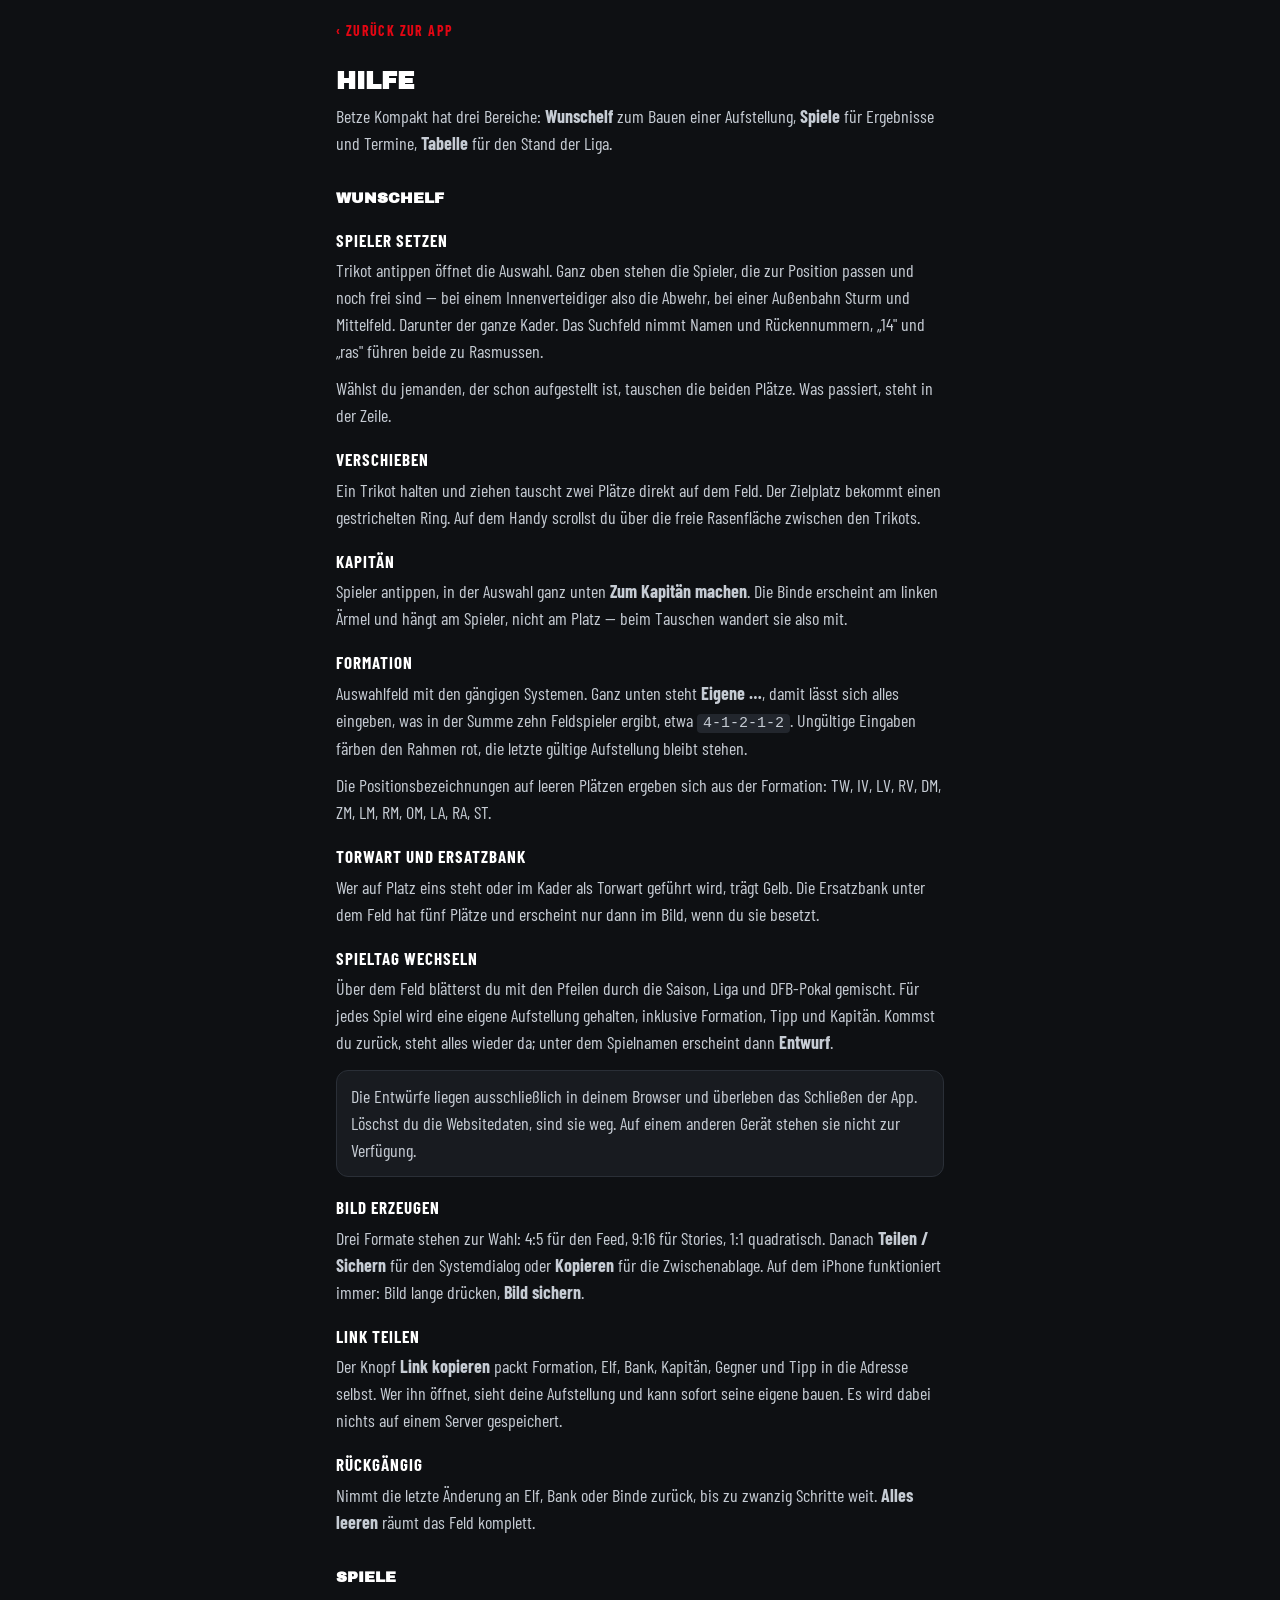
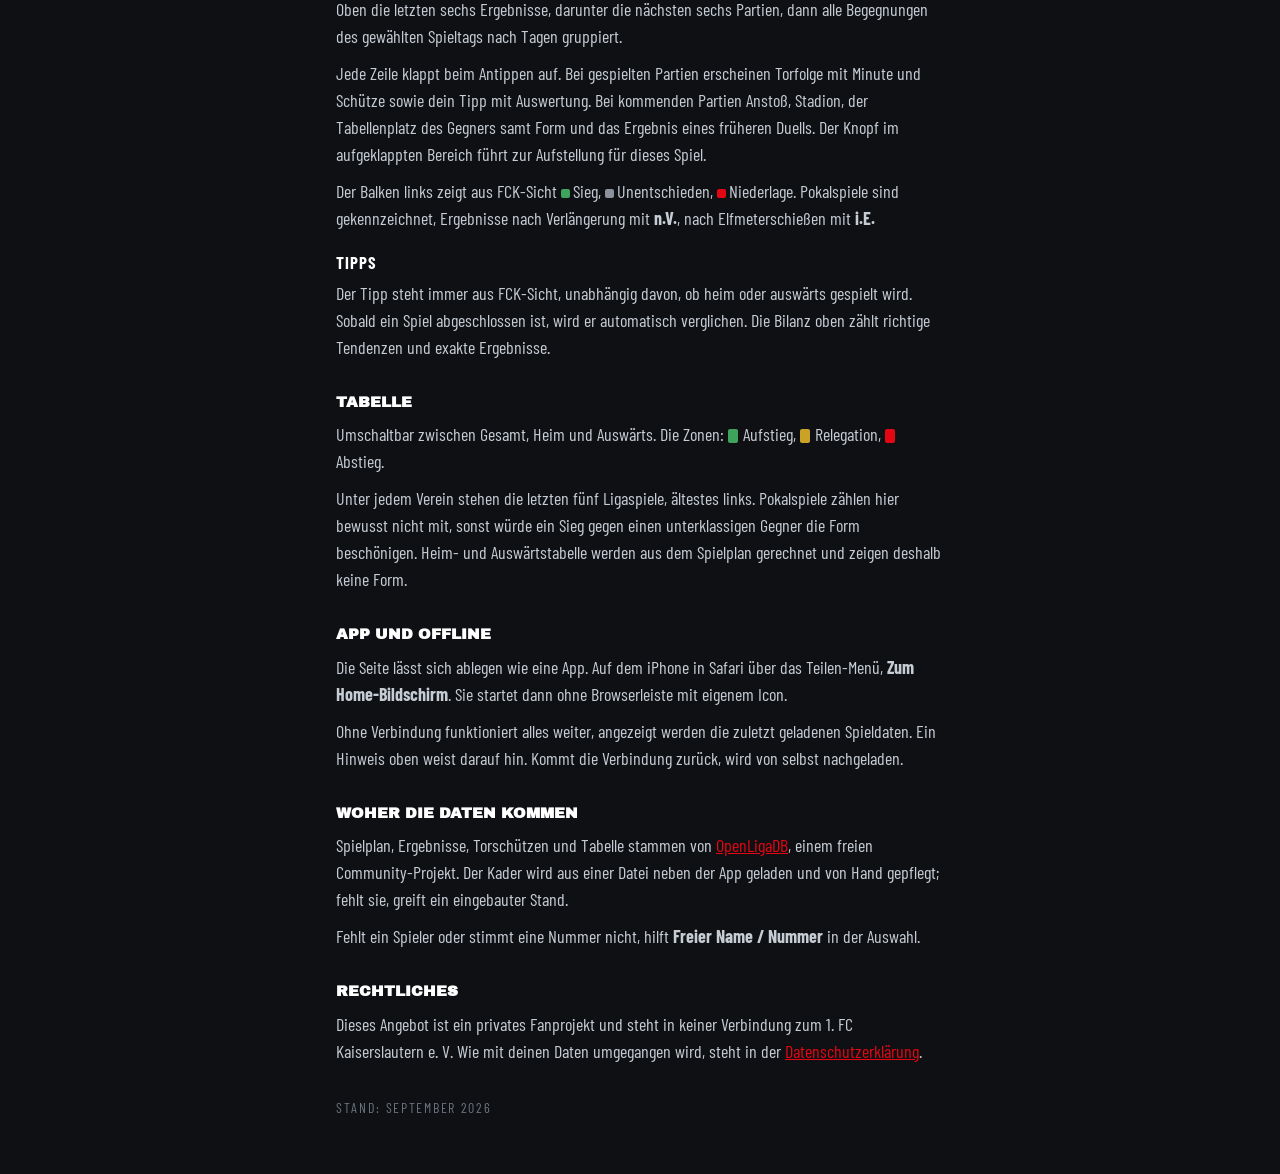
<file: fck/hilfe.html>
<!DOCTYPE html>
<html lang="de">
<head>
<meta charset="utf-8">
<meta name="viewport" content="width=device-width, initial-scale=1, viewport-fit=cover">
<meta name="theme-color" content="#0E1013">
<title>Hilfe — Betze Kompakt</title>
<style>
  @font-face{font-family:'Archivo Black';src:url('archivo-black.woff2') format('woff2');
    font-weight:400;font-style:normal;font-display:swap}
  @font-face{font-family:'Barlow Condensed';src:url('barlow-condensed-400.woff2') format('woff2');
    font-weight:400;font-style:normal;font-display:swap}
  @font-face{font-family:'Barlow Condensed';src:url('barlow-condensed-700.woff2') format('woff2');
    font-weight:700;font-style:normal;font-display:swap}
  :root{--red:#E30613;--ink:#0E1013;--ink-2:#181B20;--line:#2A2F37;
    --display:'Archivo Black','Arial Black',Impact,sans-serif;
    --cond:'Barlow Condensed','Arial Narrow',Arial,sans-serif}
  *{box-sizing:border-box}
  body{margin:0 auto;max-width:640px;background:var(--ink);color:#C6CCD4;
    font-family:var(--cond);font-size:18px;line-height:1.5;
    padding:calc(16px + env(safe-area-inset-top)) 16px calc(48px + env(safe-area-inset-bottom))}
  h1{font-family:var(--display);font-size:24px;text-transform:uppercase;color:#fff;margin:0 0 4px}
  h2{font-family:var(--display);font-size:15px;text-transform:uppercase;color:#fff;
    margin:30px 0 8px}
  h3{font-size:17px;font-weight:700;color:#fff;margin:18px 0 4px;text-transform:uppercase;letter-spacing:.06em}
  p{margin:0 0 10px}
  ul{padding-left:20px;margin:0 0 10px}
  li{margin:0 0 6px}
  a{color:var(--red)}
  .zurueck{display:inline-block;margin-bottom:22px;font-weight:700;text-transform:uppercase;
    letter-spacing:.1em;font-size:14px;text-decoration:none}
  .box{background:var(--ink-2);border:1px solid var(--line);border-radius:12px;padding:12px 14px;margin:14px 0}
  .box p:last-child{margin-bottom:0}
  code{background:#22262D;padding:1px 6px;border-radius:4px;font-size:15px}
  .dots i{display:inline-block;width:9px;height:9px;border-radius:2px;margin-right:3px;vertical-align:middle}
  .w{background:#3FA45B}.d{background:#8A929E}.l{background:var(--red)}
  .zone{display:inline-block;width:10px;height:14px;border-radius:2px;margin-right:5px;vertical-align:-2px}
  .auf{background:#3FA45B}.rel{background:#C9A227}.ab{background:var(--red)}
  .stand{font-size:14px;color:#6B737E;text-transform:uppercase;letter-spacing:.12em;margin-top:32px}
</style>
</head>
<body>

<a class="zurueck" href="./">‹ Zurück zur App</a>

<h1>Hilfe</h1>
<p>Betze Kompakt hat drei Bereiche: <b>Wunschelf</b> zum Bauen einer Aufstellung, <b>Spiele</b> für Ergebnisse und Termine, <b>Tabelle</b> für den Stand der Liga.</p>

<h2>Wunschelf</h2>

<h3>Spieler setzen</h3>
<p>Trikot antippen öffnet die Auswahl. Ganz oben stehen die Spieler, die zur Position passen und noch frei sind — bei einem Innenverteidiger also die Abwehr, bei einer Außenbahn Sturm und Mittelfeld. Darunter der ganze Kader. Das Suchfeld nimmt Namen und Rückennummern, „14" und „ras" führen beide zu Rasmussen.</p>
<p>Wählst du jemanden, der schon aufgestellt ist, tauschen die beiden Plätze. Was passiert, steht in der Zeile.</p>

<h3>Verschieben</h3>
<p>Ein Trikot halten und ziehen tauscht zwei Plätze direkt auf dem Feld. Der Zielplatz bekommt einen gestrichelten Ring. Auf dem Handy scrollst du über die freie Rasenfläche zwischen den Trikots.</p>

<h3>Kapitän</h3>
<p>Spieler antippen, in der Auswahl ganz unten <b>Zum Kapitän machen</b>. Die Binde erscheint am linken Ärmel und hängt am Spieler, nicht am Platz — beim Tauschen wandert sie also mit.</p>

<h3>Formation</h3>
<p>Auswahlfeld mit den gängigen Systemen. Ganz unten steht <b>Eigene …</b>, damit lässt sich alles eingeben, was in der Summe zehn Feldspieler ergibt, etwa <code>4-1-2-1-2</code>. Ungültige Eingaben färben den Rahmen rot, die letzte gültige Aufstellung bleibt stehen.</p>
<p>Die Positionsbezeichnungen auf leeren Plätzen ergeben sich aus der Formation: TW, IV, LV, RV, DM, ZM, LM, RM, OM, LA, RA, ST.</p>

<h3>Torwart und Ersatzbank</h3>
<p>Wer auf Platz eins steht oder im Kader als Torwart geführt wird, trägt Gelb. Die Ersatzbank unter dem Feld hat fünf Plätze und erscheint nur dann im Bild, wenn du sie besetzt.</p>

<h3>Spieltag wechseln</h3>
<p>Über dem Feld blätterst du mit den Pfeilen durch die Saison, Liga und DFB-Pokal gemischt. Für jedes Spiel wird eine eigene Aufstellung gehalten, inklusive Formation, Tipp und Kapitän. Kommst du zurück, steht alles wieder da; unter dem Spielnamen erscheint dann <b>Entwurf</b>.</p>
<div class="box">
  <p>Die Entwürfe liegen ausschließlich in deinem Browser und überleben das Schließen der App. Löschst du die Websitedaten, sind sie weg. Auf einem anderen Gerät stehen sie nicht zur Verfügung.</p>
</div>

<h3>Bild erzeugen</h3>
<p>Drei Formate stehen zur Wahl: 4:5 für den Feed, 9:16 für Stories, 1:1 quadratisch. Danach <b>Teilen / Sichern</b> für den Systemdialog oder <b>Kopieren</b> für die Zwischenablage. Auf dem iPhone funktioniert immer: Bild lange drücken, <b>Bild sichern</b>.</p>

<h3>Link teilen</h3>
<p>Der Knopf <b>Link kopieren</b> packt Formation, Elf, Bank, Kapitän, Gegner und Tipp in die Adresse selbst. Wer ihn öffnet, sieht deine Aufstellung und kann sofort seine eigene bauen. Es wird dabei nichts auf einem Server gespeichert.</p>

<h3>Rückgängig</h3>
<p>Nimmt die letzte Änderung an Elf, Bank oder Binde zurück, bis zu zwanzig Schritte weit. <b>Alles leeren</b> räumt das Feld komplett.</p>

<h2>Spiele</h2>
<p>Oben die letzten sechs Ergebnisse, darunter die nächsten sechs Partien, dann alle Begegnungen des gewählten Spieltags nach Tagen gruppiert.</p>
<p>Jede Zeile klappt beim Antippen auf. Bei gespielten Partien erscheinen Torfolge mit Minute und Schütze sowie dein Tipp mit Auswertung. Bei kommenden Partien Anstoß, Stadion, der Tabellenplatz des Gegners samt Form und das Ergebnis eines früheren Duells. Der Knopf im aufgeklappten Bereich führt zur Aufstellung für dieses Spiel.</p>
<p>Der Balken links zeigt aus FCK-Sicht <span class="dots"><i class="w"></i></span>Sieg, <span class="dots"><i class="d"></i></span>Unentschieden, <span class="dots"><i class="l"></i></span>Niederlage. Pokalspiele sind gekennzeichnet, Ergebnisse nach Verlängerung mit <b>n.V.</b>, nach Elfmeterschießen mit <b>i.E.</b></p>

<h3>Tipps</h3>
<p>Der Tipp steht immer aus FCK-Sicht, unabhängig davon, ob heim oder auswärts gespielt wird. Sobald ein Spiel abgeschlossen ist, wird er automatisch verglichen. Die Bilanz oben zählt richtige Tendenzen und exakte Ergebnisse.</p>

<h2>Tabelle</h2>
<p>Umschaltbar zwischen Gesamt, Heim und Auswärts. Die Zonen: <span class="zone auf"></span>Aufstieg, <span class="zone rel"></span>Relegation, <span class="zone ab"></span>Abstieg.</p>
<p>Unter jedem Verein stehen die letzten fünf Ligaspiele, ältestes links. Pokalspiele zählen hier bewusst nicht mit, sonst würde ein Sieg gegen einen unterklassigen Gegner die Form beschönigen. Heim- und Auswärtstabelle werden aus dem Spielplan gerechnet und zeigen deshalb keine Form.</p>

<h2>App und Offline</h2>
<p>Die Seite lässt sich ablegen wie eine App. Auf dem iPhone in Safari über das Teilen-Menü, <b>Zum Home-Bildschirm</b>. Sie startet dann ohne Browserleiste mit eigenem Icon.</p>
<p>Ohne Verbindung funktioniert alles weiter, angezeigt werden die zuletzt geladenen Spieldaten. Ein Hinweis oben weist darauf hin. Kommt die Verbindung zurück, wird von selbst nachgeladen.</p>

<h2>Woher die Daten kommen</h2>
<p>Spielplan, Ergebnisse, Torschützen und Tabelle stammen von <a href="https://www.openligadb.de">OpenLigaDB</a>, einem freien Community-Projekt. Der Kader wird aus einer Datei neben der App geladen und von Hand gepflegt; fehlt sie, greift ein eingebauter Stand.</p>
<p>Fehlt ein Spieler oder stimmt eine Nummer nicht, hilft <b>Freier Name / Nummer</b> in der Auswahl.</p>

<h2>Rechtliches</h2>
<p>Dieses Angebot ist ein privates Fanprojekt und steht in keiner Verbindung zum 1. FC Kaiserslautern e. V. Wie mit deinen Daten umgegangen wird, steht in der <a href="datenschutz.html">Datenschutzerklärung</a>.</p>

<p class="stand">Stand: September 2026</p>

</body>
</html>
</file>
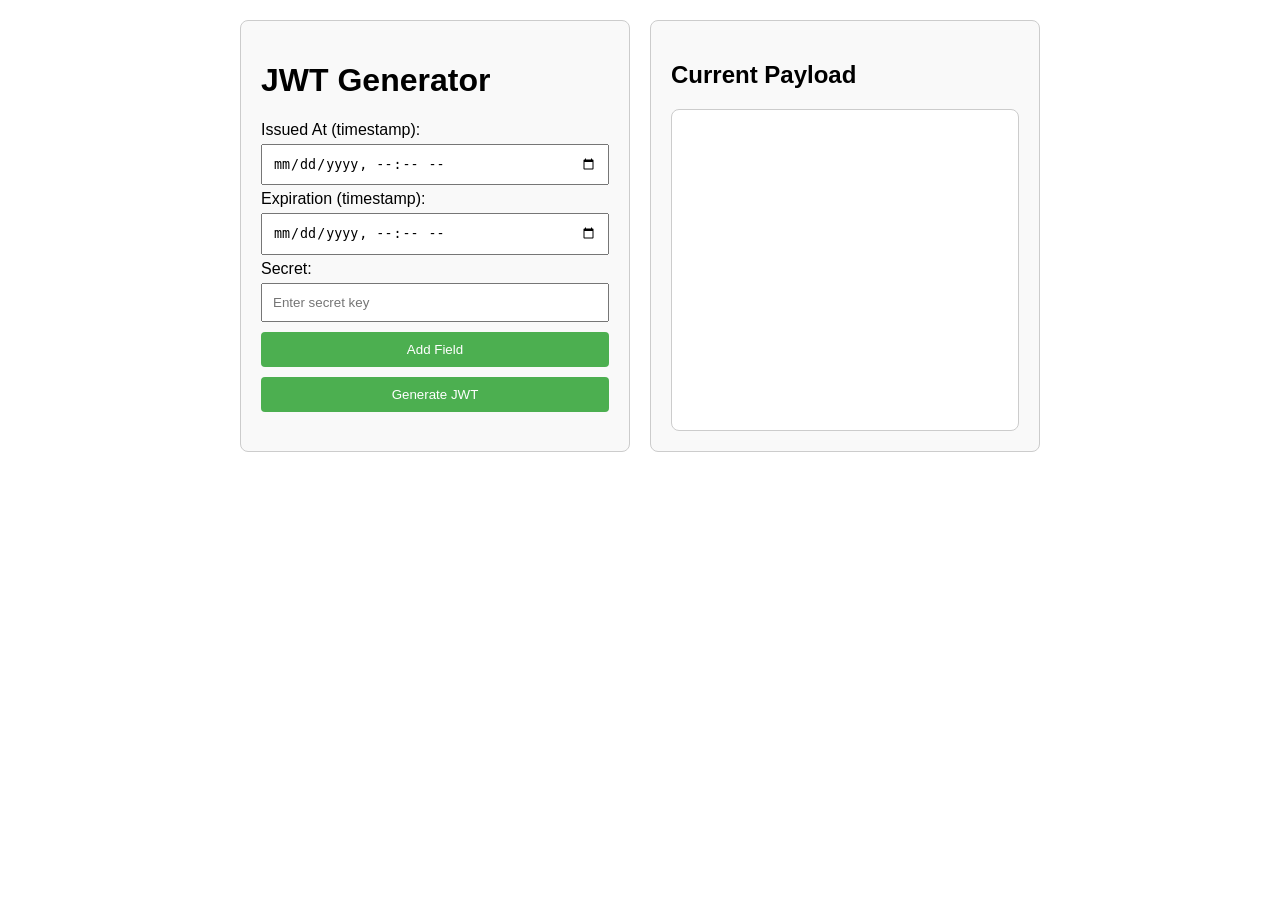
<file: jwt/main.html>
<!DOCTYPE html>
<html lang="en">
<head>
    <meta charset="UTF-8">
    <meta name="viewport" content="width=device-width, initial-scale=1.0">
    <title>JWT Generator</title>
    <link rel="stylesheet" type="text/css" href="./style.css">
</head>
<body>

    <div class="container">
        <div class="form-container">
            <h1>JWT Generator</h1>
            <label for="issuedAt">Issued At (timestamp):</label>
            <input type="datetime-local" id="issuedAt" oninput="updatePayload()">
            <label for="expiration">Expiration (timestamp):</label>
            <input type="datetime-local" id="expiration" oninput="updatePayload()">
            <label for="secret">Secret:</label>
            <input type="text" id="secret" placeholder="Enter secret key" oninput="updatePayload()">

            <div id="dynamicFieldsContainer"></div>
            <button onclick="addField()">Add Field</button>
            <button onclick="generateJWT()">Generate JWT</button>
        </div>

        <div class="payload-container">
            <h2>Current Payload</h2>
            <div id="payloadDisplay"></div>
        </div>
    </div>

    <div id="resultDialog">
        <div id="result"></div>
        <button onclick="copyToClipboard()">Copy</button>
        <button onclick="closeDialog()">Close</button>
    </div>
    <script src="./code.js"></script>
</body>
</html>
</file>
<file: chat-manager/style.css>
/* Chat Manager for ChatGPT – dark and light UI. No external fonts or assets.
   Theme: <html data-theme="dark|light"> is set by src/theme.js; all colours are tokens below. */
:root {
  color-scheme: dark;
  --bg: #0b0f14;
  --surface: #121821;
  --surface-2: #18202b;
  --surface-3: #1f2935;
  --line: #263140;
  --line-soft: #1d2631;
  --text: #eef2f6;
  --muted: #9aa6b5;
  --faint: #8794a5; /* ≥ 4.5:1 on all dark surfaces (was #6f7c8c, 3.5:1 on --surface-3) */
  --accent: #34d3a8;
  --accent-2: #2bb8c9;
  --accent-ink: #052520;
  --accent-soft: rgba(52, 211, 168, .12);
  --danger: #e5566b;
  --danger-strong: #b8364b;
  --danger-soft: rgba(229, 86, 107, .12);
  --warn: #f2b45a;
  --warn-soft: rgba(242, 180, 90, .12);
  --star: #f5c451;
  --radius: 14px;
  --radius-sm: 10px;
  --shadow: 0 1px 0 rgba(255, 255, 255, .03) inset, 0 12px 40px -20px rgba(0, 0, 0, .7);
  --focus: 0 0 0 3px rgba(52, 211, 168, .45);
  --ease: cubic-bezier(.2, .7, .2, 1);
  --danger-ink: #fff;
  --btn-hover: #263242;
  --line-strong: #36465a;
  --glow-1: rgba(43, 184, 201, .10);
  --glow-2: rgba(52, 211, 168, .08);
  --row-hover: rgba(255, 255, 255, .02);
  --shimmer: rgba(255, 255, 255, .04);
  --inset-hi: rgba(255, 255, 255, .04);
  --backdrop: rgba(3, 6, 10, .72);
  --pop-shadow: 0 18px 50px -12px rgba(0, 0, 0, .8);
  --dialog-shadow: 0 30px 100px -20px #000;
  --accent-line: rgba(52, 211, 168, .25);
  --accent-soft-strong: rgba(52, 211, 168, .2);
  --logo-bg: linear-gradient(145deg, rgba(52, 211, 168, .22), rgba(43, 184, 201, .12));
  --star-soft: rgba(245, 196, 81, .12);
  --star-box: rgba(245, 196, 81, .08);
  --star-line: rgba(245, 196, 81, .25);
  --warn-line: rgba(242, 180, 90, .3);
  --project-soft: rgba(43, 184, 201, .14);
  --project-ink: var(--accent-2);
  --date-icon: invert(.8);
}

/* Light theme: same tokens, light values. Text colours meet WCAG AA (≥ 4.5:1) on --surface. */
:root[data-theme="light"] {
  color-scheme: light;
  --bg: #f3f6f8;
  --surface: #ffffff;
  --surface-2: #f7f9fa;
  --surface-3: #ebf0f3;
  --line: #d5dde4;
  --line-soft: #e3e9ee;
  --text: #15212c;
  --muted: #52606d;
  --faint: #5f6b77;
  --accent: #076a52; /* ≥ 4.5:1 also on --accent-soft over --surface-3 */
  --accent-2: #087282;
  --accent-ink: #ffffff;
  --accent-soft: rgba(8, 118, 91, .09);
  --danger: #cf3a52;
  --danger-strong: #b93047;
  --danger-soft: rgba(207, 58, 82, .09);
  --warn: #9a5b00;
  --warn-soft: rgba(214, 140, 20, .12);
  --star: #8f6300;
  --shadow: 0 1px 2px rgba(16, 24, 40, .04), 0 12px 32px -22px rgba(16, 24, 40, .28);
  --focus: 0 0 0 3px rgba(8, 118, 91, .32);
  --btn-hover: #e2e8ed;
  --line-strong: #bcc7d1;
  --glow-1: rgba(43, 184, 201, .10);
  --glow-2: rgba(52, 211, 168, .10);
  --row-hover: rgba(16, 24, 40, .025);
  --shimmer: rgba(16, 24, 40, .05);
  --inset-hi: rgba(255, 255, 255, .9);
  --backdrop: rgba(21, 33, 44, .38);
  --pop-shadow: 0 18px 44px -14px rgba(16, 24, 40, .28);
  --dialog-shadow: 0 30px 80px -24px rgba(16, 24, 40, .4);
  --accent-line: rgba(8, 118, 91, .3);
  --accent-soft-strong: rgba(8, 118, 91, .16);
  --logo-bg: linear-gradient(145deg, rgba(52, 211, 168, .2), rgba(43, 184, 201, .12));
  --star-soft: rgba(214, 150, 0, .12);
  --star-box: rgba(214, 150, 0, .07);
  --star-line: rgba(176, 122, 0, .3);
  --warn-line: rgba(154, 91, 0, .28);
  --project-soft: rgba(10, 125, 142, .1);
  --project-ink: #066673;
  --date-icon: none;
}
* { box-sizing: border-box; }
html { -webkit-text-size-adjust: 100%; }
body {
  margin: 0;
  background:
    radial-gradient(900px 420px at 12% -10%, var(--glow-1), transparent 60%),
    radial-gradient(700px 360px at 95% -5%, var(--glow-2), transparent 60%),
    var(--bg);
  color: var(--text);
  font: 14.5px/1.5 system-ui, -apple-system, "Segoe UI", Roboto, sans-serif;
  min-height: 100vh;
}
.sprite { position: absolute; width: 0; height: 0; overflow: hidden; }
.sr-only { position: absolute; width: 1px; height: 1px; padding: 0; margin: -1px; overflow: hidden; clip: rect(0 0 0 0); white-space: nowrap; border: 0; }
.hidden { display: none !important; }
.muted { color: var(--muted); }
.ellipsis { overflow: hidden; text-overflow: ellipsis; white-space: nowrap; min-width: 0; }
.skip-link { position: absolute; left: 16px; top: -60px; background: var(--accent); color: var(--accent-ink); padding: 8px 14px; border-radius: 8px; z-index: 10; font-weight: 700; }
.skip-link:focus { top: 12px; }

.app { width: min(1080px, calc(100% - 32px)); margin: 28px auto 48px; }

/* Icons */
.ic { width: 18px; height: 18px; flex: none; }
.ic.sm { width: 15px; height: 15px; }
.ic.xs { width: 12px; height: 12px; }

/* Buttons */
.btn, .tab, .menu-item, .star, .open { font: inherit; }
.btn {
  display: inline-flex; align-items: center; justify-content: center; gap: 7px;
  border: 1px solid transparent; border-radius: var(--radius-sm);
  padding: 9px 14px; font-weight: 650; cursor: pointer; color: var(--text);
  background: var(--surface-3); text-decoration: none; white-space: nowrap; line-height: 1.2;
  transition: background .15s var(--ease), border-color .15s var(--ease), transform .1s var(--ease), opacity .15s;
}
.btn:hover:not(:disabled) { background: var(--btn-hover); }
.btn:active:not(:disabled) { transform: translateY(1px); }
.btn:disabled { opacity: .42; cursor: not-allowed; }
.btn.sm { padding: 7px 11px; font-size: 13.5px; }
.btn.primary { background: linear-gradient(135deg, var(--accent), var(--accent-2)); color: var(--accent-ink); }
.btn.primary:hover:not(:disabled) { filter: brightness(1.08); background: linear-gradient(135deg, var(--accent), var(--accent-2)); }
.btn.secondary { background: var(--surface-2); border-color: var(--line); }
.btn.secondary:hover:not(:disabled) { border-color: var(--line-strong); background: var(--surface-3); }
.btn.ghost { background: transparent; color: var(--muted); }
.btn.ghost:hover:not(:disabled) { background: var(--surface-2); color: var(--text); }
.btn.danger { background: var(--danger-strong); color: var(--danger-ink); }
.btn.danger:hover:not(:disabled) { background: var(--danger); }
.btn.icon-only { padding: 9px; }
.btn.icon-only.sm { padding: 6px; }
.btn.coffee { background: var(--accent-soft); color: var(--accent); border-color: var(--accent-line); }
.btn.coffee:hover { background: var(--accent-soft-strong); }
:focus-visible { outline: none; box-shadow: var(--focus); }
a:focus-visible, button:focus-visible, summary:focus-visible { border-radius: var(--radius-sm); }

/* Header */
.appbar { display: flex; justify-content: space-between; align-items: center; gap: 16px; margin-bottom: 22px; flex-wrap: wrap; }
.brand { display: flex; align-items: center; gap: 14px; min-width: 0; }
.logo {
  width: 48px; height: 48px; border-radius: 14px; display: grid; place-items: center; flex: none;
  background: var(--logo-bg);
  border: 1px solid var(--accent-line); color: var(--accent);
}
.logo svg { width: 26px; height: 26px; }
h1 { margin: 0; font-size: 22px; letter-spacing: -.3px; line-height: 1.2; }
.tagline { margin: 2px 0 0; color: var(--muted); font-size: 13.5px; }
.appbar-actions { display: flex; align-items: center; gap: 6px; flex-wrap: wrap; }
.pill {
  display: inline-flex; align-items: center; gap: 7px; padding: 5px 11px; border-radius: 999px;
  font-size: 12.5px; color: var(--muted); background: var(--surface); border: 1px solid var(--line); margin-right: 4px;
}
.pill .dot { width: 8px; height: 8px; border-radius: 50%; background: var(--faint); }
.pill[data-state="ok"] .dot { background: var(--accent); box-shadow: 0 0 0 3px var(--accent-soft); }
.pill[data-state="error"] { color: var(--warn); }
.pill[data-state="error"] .dot { background: var(--warn); }
.pill[data-state="checking"] .dot { animation: pulse 1.2s ease-in-out infinite; }

/* Stats */
.stats { display: grid; grid-template-columns: repeat(5, minmax(0, 1fr)); gap: 10px; margin-bottom: 18px; }
.stat { background: var(--surface); border: 1px solid var(--line-soft); border-radius: var(--radius); padding: 12px 14px; display: flex; flex-direction: column; gap: 2px; min-width: 0; }
.stat-value { font-size: 22px; font-weight: 700; letter-spacing: -.4px; font-variant-numeric: tabular-nums; }
.stat-label { font-size: 12px; color: var(--muted); overflow: hidden; text-overflow: ellipsis; white-space: nowrap; }
.stat.accent .stat-value { color: var(--accent); }

/* Tabs */
.tabs { display: inline-flex; gap: 4px; padding: 4px; background: var(--surface); border: 1px solid var(--line-soft); border-radius: 12px; margin-bottom: 14px; max-width: 100%; overflow-x: auto; }
.tab {
  display: inline-flex; align-items: center; gap: 7px; border: 0; background: transparent; color: var(--muted);
  padding: 8px 14px; border-radius: 9px; cursor: pointer; font-weight: 600; white-space: nowrap;
  transition: background .15s var(--ease), color .15s var(--ease);
}
.tab:hover:not(:disabled) { color: var(--text); }
.tab[aria-selected="true"] { background: var(--surface-3); color: var(--text); box-shadow: 0 1px 0 var(--inset-hi) inset; }
.tab:disabled { cursor: not-allowed; opacity: .6; }
.tab .count { font-size: 12px; color: var(--accent); font-variant-numeric: tabular-nums; background: var(--accent-soft); padding: 1px 7px; border-radius: 999px; }

/* Controls */
.controls { display: flex; flex-wrap: wrap; gap: 10px; align-items: flex-end; margin-bottom: 14px; }
.search-wrap { position: relative; flex: 1 1 280px; min-width: 0; }
.search-wrap > .ic { position: absolute; left: 12px; top: 50%; transform: translateY(-50%); color: var(--faint); pointer-events: none; }
.kbd-hint { position: absolute; right: 10px; top: 50%; transform: translateY(-50%); font: 600 11px/1 ui-monospace, monospace; color: var(--faint); border: 1px solid var(--line); border-radius: 5px; padding: 3px 6px; pointer-events: none; }
.search-wrap input:focus ~ .kbd-hint, .search-wrap input:not(:placeholder-shown) ~ .kbd-hint { display: none; }
input[type="search"], input[type="date"], select, #confirmText {
  background: var(--surface); border: 1px solid var(--line); border-radius: var(--radius-sm); color: var(--text);
  font: inherit; padding: 9px 12px; min-height: 40px; transition: border-color .15s var(--ease), box-shadow .15s var(--ease);
}
input[type="search"] { width: 100%; padding-left: 38px; padding-right: 36px; }
input:focus, select:focus { border-color: var(--accent); outline: none; box-shadow: var(--focus); }
input[aria-invalid="true"] { border-color: var(--danger); }
input:disabled, select:disabled { opacity: .5; cursor: not-allowed; }
select { cursor: pointer; padding-right: 30px; }
input[type="date"]::-webkit-calendar-picker-indicator { filter: var(--date-icon); cursor: pointer; }
.field { display: flex; flex-direction: column; gap: 4px; }
.field-label { font-size: 11.5px; color: var(--muted); font-weight: 600; letter-spacing: .2px; padding-left: 2px; }
.custom-range { display: flex; gap: 8px; animation: fade .18s var(--ease); }
.controls-end { display: flex; gap: 8px; margin-left: auto; align-items: center; }

/* Menu */
.menu { position: relative; }
.menu > summary { list-style: none; }
.menu > summary::-webkit-details-marker { display: none; }
.menu-panel {
  position: absolute; right: 0; top: calc(100% + 6px); z-index: 5; width: 270px; padding: 8px;
  background: var(--surface-2); border: 1px solid var(--line); border-radius: var(--radius); box-shadow: var(--pop-shadow);
  animation: pop .16s var(--ease);
}
.menu-item { display: block; width: 100%; text-align: left; background: transparent; border: 0; color: var(--text); padding: 9px 10px; border-radius: 8px; cursor: pointer; font-weight: 600; }
.menu-item:hover:not(:disabled) { background: var(--surface-3); }
.menu-item:disabled { opacity: .4; cursor: not-allowed; }
.menu-note { margin: 4px 10px 6px; color: var(--muted); font-size: 12.5px; }
.menu-note.small { font-size: 11.5px; color: var(--faint); margin-top: 8px; }
.preset-panel { width: 310px; }
.preset-list { list-style: none; margin: 0; padding: 0; max-height: 260px; overflow: auto; }
.preset-list:empty { display: none; }
.preset-list li { display: flex; align-items: center; gap: 2px; }
.preset-list .menu-item { flex: 1; min-width: 0; overflow: hidden; text-overflow: ellipsis; white-space: nowrap; }
.preset-save { border-top: 1px solid var(--line-soft); margin-top: 6px; padding: 10px 2px 0; display: flex; flex-direction: column; gap: 6px; }
.preset-save .field-label { padding-left: 8px; }
.preset-save-row { display: flex; gap: 6px; padding: 0 6px; }
.preset-save-row input { flex: 1; min-width: 0; }
.item-main { user-select: none; }

/* Banner */
.banner { display: flex; align-items: center; gap: 12px; padding: 11px 14px; margin-bottom: 12px; border-radius: var(--radius); background: var(--warn-soft); border: 1px solid var(--warn-line); color: var(--text); animation: fade .2s var(--ease); }
.banner > .ic { color: var(--warn); }
.banner-body { flex: 1; min-width: 0; font-size: 13.5px; }

/* Panel / list */
.panel { background: var(--surface); border: 1px solid var(--line-soft); border-radius: var(--radius); box-shadow: var(--shadow); overflow: hidden; }
.selectionbar { display: flex; align-items: center; gap: 12px; flex-wrap: wrap; padding: 10px 14px; border-bottom: 1px solid var(--line-soft); background: var(--surface-2); position: sticky; top: 0; z-index: 2; }
.checkall { display: inline-flex; align-items: center; gap: 10px; font-weight: 600; cursor: pointer; }
#selectionInfo { font-size: 13px; flex: 1; min-width: 120px; white-space: nowrap; overflow: hidden; text-overflow: ellipsis; }

.actions { display: flex; gap: 6px; flex-wrap: wrap; margin-left: auto; }
input[type="checkbox"] { width: 17px; height: 17px; accent-color: var(--accent); cursor: pointer; margin: 0; flex: none; }
input[type="checkbox"]:disabled { cursor: not-allowed; }

.list { min-height: 260px; }
.list:focus { outline: none; }
.item { display: flex; align-items: center; gap: 4px; padding: 0 8px 0 0; border-bottom: 1px solid var(--line-soft); transition: background .12s var(--ease); animation: fade .2s var(--ease); }
.item:last-child { border-bottom: 0; }
.item:hover { background: var(--row-hover); }
/* Class instead of :has(), which forces a style check of every row on each change. */
.item.selected { background: var(--accent-soft); }
/* Off-screen rows are not rendered until scrolled near (still findable with Ctrl+F and readable by screen readers). */
.item { content-visibility: auto; contain-intrinsic-size: auto 64px; }
.item-main { display: flex; align-items: center; gap: 12px; flex: 1; min-width: 0; padding: 11px 6px 11px 16px; cursor: pointer; }
.details { min-width: 0; flex: 1; }
.name { font-weight: 600; overflow: hidden; text-overflow: ellipsis; white-space: nowrap; }
.name.untitled { color: var(--muted); font-style: italic; font-weight: 500; }
.meta { display: flex; align-items: center; gap: 8px; flex-wrap: wrap; font-size: 12px; color: var(--muted); margin-top: 1px; }
.badge { display: inline-flex; align-items: center; gap: 4px; font-size: 11px; font-weight: 650; padding: 1px 7px; border-radius: 999px; background: var(--surface-3); color: var(--muted); }
.badge.subtle { background: transparent; border: 1px solid var(--line); }
.badge.protected { background: var(--star-soft); color: var(--star); }
.badge.project { background: var(--project-soft); color: var(--project-ink); }
.star, .open {
  display: grid; place-items: center; width: 36px; height: 36px; border-radius: 9px; border: 0; background: transparent;
  color: var(--faint); cursor: pointer; flex: none; transition: color .15s var(--ease), background .15s var(--ease), transform .15s var(--ease);
}
.star:hover:not(:disabled), .open:hover { background: var(--surface-3); color: var(--text); }
.star.on { color: var(--star); }
.star.on:hover:not(:disabled) { color: var(--star); }
.star:active:not(:disabled) { transform: scale(.88); }
.star:disabled { cursor: not-allowed; opacity: .5; }
.open { color: var(--faint); }
.skeleton { height: 58px; background: linear-gradient(90deg, transparent 0, var(--shimmer) 50%, transparent 100%) var(--surface); background-size: 300% 100%; animation: shimmer 1.4s linear infinite; }
.empty { padding: 56px 20px; text-align: center; color: var(--muted); display: flex; flex-direction: column; align-items: center; gap: 14px; }
.empty p { margin: 0; max-width: 460px; }
.empty.error p { color: var(--warn); }
.more { padding: 12px; text-align: center; border-top: 1px solid var(--line-soft); }

/* Progress & result */
.progress { padding: 14px 16px; border-bottom: 1px solid var(--line-soft); background: var(--surface-2); animation: fade .2s var(--ease); }
.progress-head, .progress-foot, .result-head { display: flex; align-items: center; justify-content: space-between; gap: 12px; }
.progress-pct { font-weight: 700; color: var(--accent); font-variant-numeric: tabular-nums; }
.bar { height: 8px; margin: 10px 0; background: var(--surface-3); border-radius: 999px; overflow: hidden; }
.bar > span { display: block; height: 100%; width: 0; background: linear-gradient(90deg, var(--accent), var(--accent-2)); border-radius: inherit; transition: width .3s var(--ease); }
.progress-foot { font-size: 12.5px; flex-wrap: wrap; }
#progressCurrent { flex: 1; }
.result { padding: 12px 16px; border-bottom: 1px solid var(--line-soft); font-size: 13.5px; animation: fade .2s var(--ease); }
.result[data-tone="ok"] { background: var(--accent-soft); }
.result[data-tone="warn"] { background: var(--warn-soft); }
.result-actions { display: flex; gap: 6px; align-items: center; flex: none; }
.sidebar-note { display: flex; align-items: center; gap: 10px; margin-top: 10px; padding-top: 10px; border-top: 1px solid var(--line-soft); }
.sidebar-note .ic { flex: none; color: var(--muted); }
.sidebar-note p { margin: 0; flex: 1; min-width: 0; }
.sidebar-note .btn { flex: none; }
@media (max-width: 560px) { .sidebar-note { flex-wrap: wrap; } .sidebar-note p { flex-basis: calc(100% - 30px); } }
.result details { margin-top: 8px; }
.result summary { cursor: pointer; color: var(--muted); }
.rate-hint { display: flex; align-items: center; gap: 10px; flex-wrap: wrap; margin-top: 10px; padding-top: 10px; border-top: 1px solid var(--line-soft); }
.rate-hint p { flex: 1 1 240px; margin: 0; color: var(--muted); }
.rate-ic { width: 18px; height: 18px; color: var(--accent); flex: none; }
.news-badge { display: inline-block; margin-left: 6px; padding: 1px 7px; border-radius: 999px; background: var(--accent-soft); color: var(--accent); border: 1px solid var(--accent-line); font-size: 11px; font-weight: 600; line-height: 1.5; vertical-align: 1px; }
.support-buttons { display: flex; gap: 8px; flex-wrap: wrap; }
.result ul { margin: 8px 0 0; padding-left: 18px; max-height: 180px; overflow: auto; color: var(--muted); font-size: 12.5px; }

.status { min-height: 20px; margin: 10px 4px 0; color: var(--muted); font-size: 12.5px; }

/* Footer */
.footer { margin-top: 30px; }
.support { display: flex; align-items: center; gap: 14px; padding: 14px 16px; border: 1px solid var(--line-soft); border-radius: var(--radius); background: var(--surface); }
.support-ic { width: 26px; height: 26px; color: var(--accent); }
.support > div { flex: 1; min-width: 0; }
.support strong { font-size: 14px; }
.support p { margin: 2px 0 0; color: var(--muted); font-size: 13px; }
.disclaimer { color: var(--faint); font-size: 12px; line-height: 1.65; margin: 14px 4px 0; }
.disclaimer.small { margin-top: 6px; }

/* Dialogs */
dialog {
  width: min(480px, calc(100vw - 32px)); max-height: calc(100vh - 48px); overflow: auto;
  border: 1px solid var(--line); border-radius: 18px; background: var(--surface-2); color: var(--text);
  padding: 22px 24px; box-shadow: var(--dialog-shadow);
}
dialog[open] { animation: pop .18s var(--ease); }
dialog::backdrop { background: var(--backdrop); backdrop-filter: blur(3px); }
dialog h2 { margin: 0 0 8px; font-size: 19px; letter-spacing: -.2px; }
dialog p { color: var(--muted); margin: 0 0 10px; }
.notes { margin: 0 0 10px; padding-left: 18px; color: var(--muted); font-size: 13px; }
.notes:empty { display: none; }
.protected-box { display: flex; gap: 10px; padding: 12px; border-radius: var(--radius-sm); background: var(--star-box); border: 1px solid var(--star-line); margin: 10px 0; }
.protected-box > .ic { color: var(--star); margin-top: 2px; }
.protected-box p { color: var(--text); margin-bottom: 8px; }
label.inline { display: inline-flex; align-items: center; gap: 9px; cursor: pointer; }
#typeConfirmWrap { margin-top: 14px; }
#typeConfirmWrap label { font-size: 13.5px; }
#confirmText { width: 100%; margin-top: 6px; font-family: ui-monospace, monospace; letter-spacing: .5px; }
#moveWrap { margin: 4px 0 12px; }
#moveWrap .field, #moveTarget { width: 100%; }
#diagDialog { width: min(600px, calc(100vw - 32px)); }
#diagText {
  width: 100%; resize: vertical; min-height: 180px; padding: 10px 12px; border-radius: var(--radius-sm);
  border: 1px solid var(--line); background: var(--surface); color: var(--text);
  font: 12.5px/1.55 ui-monospace, SFMono-Regular, Consolas, monospace; white-space: pre; overflow: auto;
}
#diagText:focus-visible { outline: none; box-shadow: var(--focus); }
.diag-status { min-height: 1.4em; margin: 8px 0 0; font-size: 13px; }
.dialog-buttons { display: flex; justify-content: flex-end; gap: 8px; margin-top: 20px; flex-wrap: wrap; }
.dialog-head { display: flex; justify-content: space-between; align-items: center; margin-bottom: 8px; }
.dialog-head h2 { margin: 0; }
.setting { padding: 14px 0; border-bottom: 1px solid var(--line-soft); display: flex; flex-direction: column; gap: 7px; }
.setting > label:not(.inline), .setting-label { font-weight: 650; }
.setting select { align-self: flex-start; }
.setting-help { font-size: 12.5px; color: var(--muted); margin: 0; }
.setting .btn { align-self: flex-start; }
.support-mini { border-bottom: 0; }
#settingsDialog > form > .setting-help { margin-top: 6px; color: var(--faint); }

/* Welcome introduction: non-modal card, bottom right */
dialog.welcome {
  position: fixed; inset: auto 24px 24px auto; margin: 0; z-index: 20;
  width: min(380px, calc(100vw - 32px)); padding: 16px 18px 14px;
}
.welcome-head { display: flex; justify-content: space-between; align-items: center; margin: -4px -6px 4px 0; }
.welcome-step { font-size: 12px; font-weight: 650; color: var(--accent); letter-spacing: .2px; }
.welcome-body h2 { font-size: 17px; margin: 0 0 6px; }
.welcome-body p { color: var(--muted); font-size: 13.5px; margin: 0; }
.welcome-foot { display: flex; align-items: center; gap: 6px; margin-top: 16px; }
.welcome-dots { display: inline-flex; gap: 5px; margin-right: auto; }
.welcome-dots .dot { width: 7px; height: 7px; border-radius: 50%; background: var(--line); transition: background .2s var(--ease), width .2s var(--ease); }
.welcome-dots .dot.on { width: 18px; border-radius: 999px; background: var(--accent); }
.tour-target { outline: 2px solid var(--accent); outline-offset: 6px; border-radius: var(--radius-sm); animation: tour-pulse 1.8s ease-in-out infinite; }
@keyframes tour-pulse { 50% { outline-color: var(--accent-line); outline-offset: 9px; } }
@media (max-width: 600px) { dialog.welcome { inset: auto 12px 12px 12px; width: auto; } }

/* Animations */
@keyframes fade { from { opacity: 0; } to { opacity: 1; } }
@keyframes pop { from { opacity: 0; transform: translateY(4px) scale(.98); } to { opacity: 1; transform: none; } }
@keyframes shimmer { from { background-position: 100% 0; } to { background-position: -200% 0; } }
@keyframes pulse { 50% { opacity: .35; } }
@keyframes spin { to { transform: rotate(360deg); } }
.spinning .ic { animation: spin .9s linear infinite; }
@media (prefers-reduced-motion: reduce) {
  *, *::before, *::after { animation-duration: .01ms !important; animation-iteration-count: 1 !important; transition-duration: .01ms !important; }
}

/* Responsive */
/* Narrow windows and high zoom: menus open across the full width of the filter bar
   instead of hanging out of the window on the left. */
@media (max-width: 720px) {
  .controls-end { flex: 1 1 100%; justify-content: flex-end; flex-wrap: wrap; position: relative; }
  .menu { position: static; }
  .menu-panel { left: 0; right: 0; width: auto; }
}
@media (max-width: 860px) {
  .stats { grid-template-columns: repeat(3, minmax(0, 1fr)); }
  .controls-end { margin-left: 0; }
}
@media (max-width: 600px) {
  .app { width: calc(100% - 24px); margin-top: 16px; }
  .stats { grid-template-columns: repeat(2, minmax(0, 1fr)); }
  .stat.accent { grid-column: span 2; }
  .controls > .field, .custom-range, .controls-end { flex: 1 1 100%; }
  .custom-range .field { flex: 1; }
  .controls-end { flex-wrap: wrap; }
  .actions { margin-left: 0; width: 100%; }
  .actions .btn { flex: 1; }
  .support { flex-direction: column; align-items: flex-start; }
  .kbd-hint { display: none; }
}

/* Footer links */
.disclaimer a { color: var(--muted); text-decoration: underline; text-underline-offset: 2px; }
.disclaimer a:hover { color: var(--accent); }
.setting-help a { color: var(--accent); }

/* Privacy page */
.doc { max-width: 820px; line-height: 1.65; }
.doc-section[hidden] { display: none; }
.doc-section + .doc-section { margin-top: 48px; padding-top: 32px; border-top: 1px solid var(--line-soft); }
.doc h1 { font-size: 26px; margin: 0 0 4px; }
.doc h2 { font-size: 16.5px; margin: 28px 0 8px; color: var(--accent); }
.doc p, .doc li { color: var(--text); }
.doc ul { padding-left: 20px; }
.doc li + li { margin-top: 6px; }
.doc a { color: var(--accent); }
.doc code { font-size: .92em; padding: 1px 5px; border-radius: 6px; background: var(--surface); border: 1px solid var(--line-soft); overflow-wrap: anywhere; }
.doc-meta { color: var(--muted); font-size: 13px; margin: 0; }
.doc-lang { display: flex; gap: 6px; justify-content: flex-end; margin-bottom: 18px; }
.doc-lang a { padding: 5px 12px; border-radius: 999px; border: 1px solid var(--line); color: var(--muted); text-decoration: none; font-size: 13px; }
.doc-lang a[aria-current="true"] { border-color: var(--accent); color: var(--accent); background: var(--accent-soft); }
.doc-table { overflow-x: auto; border: 1px solid var(--line-soft); border-radius: var(--radius-sm); background: var(--surface); }
.doc table { width: 100%; border-collapse: collapse; font-size: 13.5px; min-width: 560px; }
.doc th, .doc td { text-align: left; vertical-align: top; padding: 9px 12px; border-bottom: 1px solid var(--line-soft); }
.doc tr:last-child td { border-bottom: 0; }
.doc th { color: var(--muted); font-weight: 600; }
.doc-lang .doc-home { margin-right: auto; border-color: transparent; padding-left: 0; }
/* Handbook */
.doc h3 { font-size: 15px; margin: 22px 0 6px; }
.doc ol { padding-left: 22px; }
.doc kbd { font: 600 12px/1 ui-monospace, monospace; padding: 2px 6px; border: 1px solid var(--line); border-bottom-width: 2px; border-radius: 5px; background: var(--surface); }
.toc { margin: 22px 0 8px; padding: 14px 18px; border: 1px solid var(--line-soft); border-radius: var(--radius); background: var(--surface); }
.toc ol { margin: 0; padding-left: 20px; columns: 2 220px; column-gap: 28px; }
.toc li + li { margin-top: 3px; }
.doc figure { margin: 14px 0 18px; }
.doc figure img { display: block; max-width: 100%; height: auto; border-radius: var(--radius-sm); border: 1px solid var(--line); box-shadow: var(--shadow); }
.doc figure.narrow img { max-width: min(100%, 480px); }
.doc figcaption { margin-top: 6px; color: var(--muted); font-size: 12.5px; }
.faq dt { font-weight: 650; margin-top: 14px; }
.faq dd { margin: 4px 0 0; color: var(--muted); }
.site-head { display: flex; align-items: center; gap: 16px; margin-bottom: 8px; }
.site-head img { border-radius: 14px; }
.site-foot { margin-top: 40px; padding-top: 16px; border-top: 1px solid var(--line-soft); }

/* Kept at the end of the file so it wins over the focus rules above.
   Windows contrast themes drop box-shadow – keep a real outline there, or focus would be invisible. */
@media (forced-colors: active) {
  :focus-visible, input:focus, select:focus, #diagText:focus-visible { outline: 2px solid CanvasText; outline-offset: 2px; }
  .item.selected { outline: 1px solid Highlight; outline-offset: -1px; }
}
</file>
<file: jwt/style.css>
body {
    font-family: Arial, sans-serif;
    margin: 20px;
    display: flex;
    flex-direction: column;
    align-items: center;
}
.container {
    width: 100%;
    max-width: 800px;
    display: flex;
    flex-wrap: wrap;
    gap: 20px;
    margin-bottom: 20px;
}
.form-container, .payload-container {
    flex: 1 1 300px;
    padding: 20px;
    background-color: #f9f9f9;
    border: 1px solid #ccc;
    border-radius: 8px;
}
input, button {
    margin: 5px 0;
    padding: 10px;
    width: 100%;
    box-sizing: border-box;
}
button {
    background-color: #4CAF50;
    color: white;
    border: none;
    cursor: pointer;
    border-radius: 4px;
}
button:hover {
    background-color: #45a049;
}
.dynamic-field {
    display: flex;
    align-items: center;
    gap: 10px;
}
.dynamic-field input {
    flex-grow: 1;
}
.remove-field {
    background-color: #f44336;
    color: white;
    border: none;
    cursor: pointer;
    border-radius: 4px;
}
#payloadDisplay {
    background-color: #fff;
    border: 1px solid #ccc;
    padding: 10px;
    white-space: pre-wrap;
    word-wrap: break-word;
    height: 300px;
    overflow-y: auto;
    border-radius: 8px;
}
#resultDialog {
    display: none;
    position: fixed;
    left: 50%;
    top: 50%;
    transform: translate(-50%, -50%);
    padding: 20px;
    background-color: white;
    border: 1px solid #ccc;
    box-shadow: 0 0 10px rgba(0,0,0,0.1);
    max-width: 90%;
    width: 400px;
    word-wrap: break-word;
    border-radius: 8px;
}
#result {
    margin-bottom: 20px;
}
</file>
